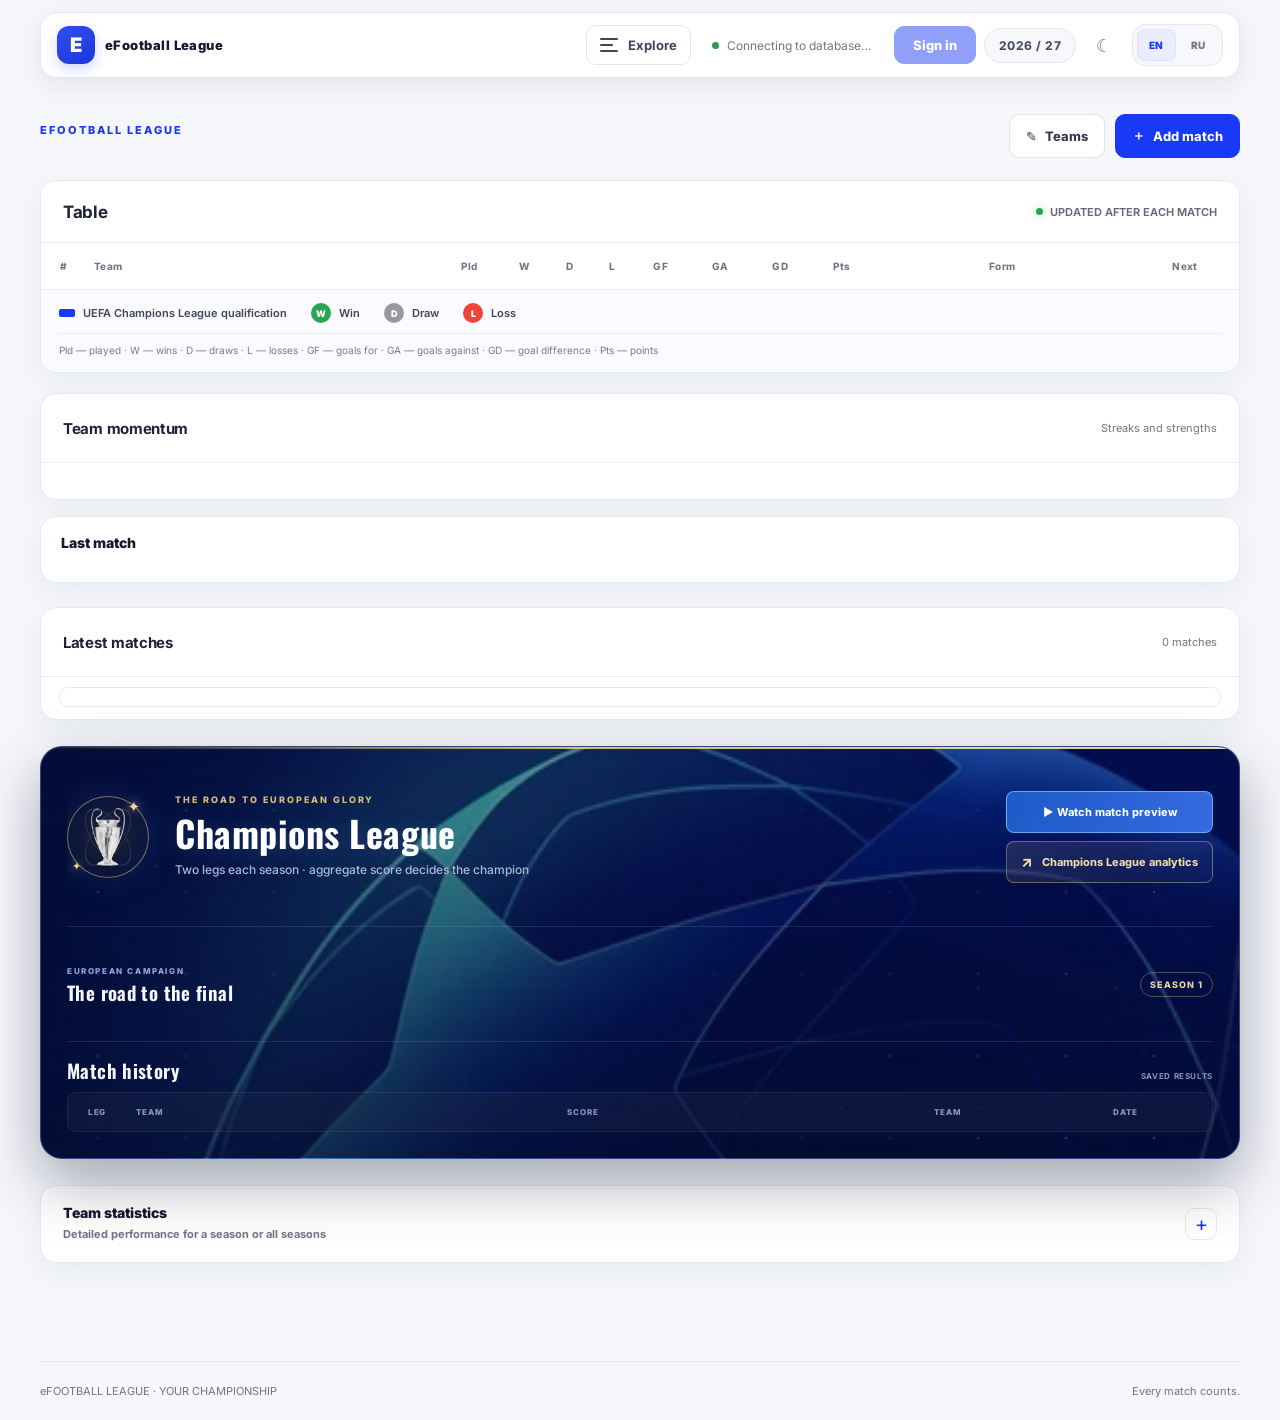
<file: index.html>
<!doctype html>
<html lang="en">

<head>
    <meta charset="utf-8">
    <meta name="viewport" content="width=device-width, initial-scale=1">
    <meta name="theme-color" content="#f5f7fb">
    <title>eFootball League</title>
    <script src="js/theme.js"></script>
    <link rel="preconnect" href="https://fonts.googleapis.com">
    <link rel="stylesheet" href="https://fonts.googleapis.com/css2?family=Inter:wght@400;500;600;700;800&family=Oswald:wght@500;600;700&display=swap">
    <link rel="stylesheet" href="css/style.css">
</head>

<body>
    <div class="page-shell">
        <header class="topbar">
            <a class="brand" href="index.html" aria-label="eFootball League home"><span class="brand-mark" aria-hidden="true">E</span><span>eFootball League</span></a>
            <div class="topbar-right">
                <details class="site-menu" id="siteMenu">
                    <summary aria-controls="siteMenuLinks" data-i18n-aria-label="siteMenu" aria-label="Explore">
                        <span class="site-menu-icon" aria-hidden="true"><i></i><i></i><i></i></span>
                        <span class="site-menu-label" data-i18n="siteMenu">Explore</span>
                    </summary>
                    <nav class="site-menu-panel" id="siteMenuLinks" aria-label="Explore" data-i18n-aria-label="siteMenu">
                        <a href="cards.html" data-i18n="dbLink">Card database</a>
                        <a href="global/global.html" data-i18n="globalLink">Team analytics</a>
                        <a href="global/global.html?competition=champions" data-i18n="championsLeagueStatsLink">Champions League analytics</a>
                        <a href="global/global.html?competition=worldcup" data-i18n="worldCupStatsLink">FIFA World Cup Analytics</a>
                        <a href="#club-profiles" data-i18n="clubProfiles">Club profiles</a>
                        <a href="global/global.html#achievements" data-i18n="achievementsLink">Achievements</a>
                        <button type="button" id="myProfileButton" data-i18n="myProfile">My profile</button>
                        <button type="button" id="friendsButton" data-i18n="friendsLink">Friends</button>
                    </nav>
                </details>
                <span id="authStatus" role="status" data-i18n="authStatus">Connecting to database…</span>
                <button class="button button-quiet" id="authButton" type="button" disabled data-i18n="authButton">Sign in</button>
                <span class="season-tag">2026 / 27</span>
                <button class="theme-toggle" type="button" data-theme-toggle aria-pressed="false" aria-label="Switch to dark theme" title="Switch to dark theme"><span data-theme-icon aria-hidden="true">☾</span></button>
                <div class="language-toggle" aria-label="Language">
                    <button class="lang-btn lang-active" data-lang="en" type="button">EN</button>
                    <button class="lang-btn" data-lang="ru" type="button">RU</button>
                </div>
            </div>
        </header>

        <section class="welcome-banner" id="welcomeBanner" aria-live="polite" hidden>
            <span class="welcome-team-badge" id="welcomeTeamBadge" aria-hidden="true"></span>
            <div class="welcome-copy">
                <p id="welcomeGreeting"></p>
                <span id="welcomeTeamName"></span>
            </div>
        </section>

        <main>
            <section id="worldCup" class="world-cup" aria-labelledby="worldCupTitle" hidden>
                <div class="world-cup-hero">
                    <div class="world-cup-copy">
                        <p class="world-cup-kicker">✦ &nbsp; THE ROAD TO GLORY &nbsp; ✦</p>
                        <h2 id="worldCupTitle">FIFA <span>World Cup</span></h2>
                        <p id="worldCupSubtitle"></p>
                        <span class="world-cup-badge" id="worldCupSeason"></span>
                        <a class="world-cup-link" href="global/global.html?competition=worldcup" id="worldCupAnalytics">World Cup Analytics ↗</a>
                    </div>
                    <div class="world-cup-stage" aria-hidden="true">
                        <span class="world-cup-orbit"></span>
                        <img src="trophy/fifa-world-cup.png" alt="">
                        <span class="world-cup-spark spark-one">✦</span><span class="world-cup-spark spark-two">✧</span><span class="world-cup-spark spark-three">✦</span>
                    </div>
                </div>
                <div id="worldCupContent" aria-live="polite"></div>
            </section>
            <section class="intro">
                <div>
                    <p class="eyebrow" data-i18n="eyebrow">eFootball League</p>
                </div>
                <div class="actions">
                    <button class="button analyst-tab" id="analystNotificationsButton" type="button" aria-controls="analystBriefing" aria-expanded="false" data-i18n-aria-label="analystTab" aria-label="Staff" hidden>
                        <svg class="analyst-launcher-icon" viewBox="0 0 24 24" fill="none" aria-hidden="true"><path d="M20 11.5a7.5 7.5 0 0 1-7.5 7.5 8 8 0 0 1-3.4-.76L4 20l1.48-4.1A7.47 7.47 0 0 1 5 12a7.5 7.5 0 1 1 15 .5Z" stroke="currentColor" stroke-width="1.8" stroke-linecap="round" stroke-linejoin="round"/><path d="M8.5 12h.01M12 12h.01M15.5 12h.01" stroke="currentColor" stroke-width="2.4" stroke-linecap="round"/></svg><span data-i18n="analystTab">Staff</span><b id="analystNotificationCount" hidden></b>
                    </button>
                    <button class="button" id="editTeamsButton" type="button" data-i18n="editTeams"><span aria-hidden="true">✎</span>
                        Teams</button>
                    <button class="button button-primary" id="addMatchButton" type="button" data-i18n="addMatch"><span
                            aria-hidden="true">＋</span> Add match</button>
                </div>
            </section>
            <section class="ucl-promo" id="uclPromo" aria-labelledby="uclPromoTitle" hidden>
                <div class="ucl-promo-glow" aria-hidden="true"></div>
                <svg class="ucl-promo-lightning" viewBox="0 0 1000 400" preserveAspectRatio="none" aria-hidden="true" focusable="false">
                    <path d="M92 0 L155 96 L126 114 L205 218 L175 225 L245 335"></path>
                    <path d="M906 0 L850 83 L878 104 L806 190 L835 205 L770 304"></path>
                </svg>
                <button class="ucl-promo-close" id="uclPromoClose" type="button" data-i18n-aria-label="championsPromoClose" aria-label="Close match preview">×</button>
                <div class="ucl-promo-content">
                    <p class="ucl-promo-kicker" data-i18n="championsPromoKicker">THE STAGE IS SET</p>
                    <h2 id="uclPromoTitle" data-i18n="championsPromoTitle">A night for champions</h2>
                    <p class="ucl-promo-leg" id="uclPromoLeg"></p>
                    <div class="ucl-promo-countdown" id="uclPromoCountdown" role="status" aria-live="polite"></div>
                    <div class="ucl-promo-teams" id="uclPromoTeams"></div>
                    <p class="ucl-promo-caption" id="uclPromoCaption" data-i18n="championsPromoCaption">Two clubs. One stage. Everything to play for.</p>
                    <a class="ucl-promo-action" href="#championsLeague" data-i18n="championsPromoExplore">Explore the fixture</a>
                </div>
            </section>
            <aside class="ucl-matchnight-banner" id="uclMatchdayNotice" hidden role="status">
                <span class="ucl-matchnight-banner-star" aria-hidden="true">✦</span>
                <div>
                    <strong data-i18n="championsMatchdayActive">Champions League matchday is active</strong>
                    <p data-i18n="championsLeaguePauses">League match entry pauses until the European fixture is saved.</p>
                </div>
                <a href="#championsLeague" data-i18n="championsPlayNow">Play this match</a>
            </aside>

            <section class="panel analyst-briefing" id="analystBriefing" aria-labelledby="analystBriefingTitle" hidden>
                <header class="analyst-briefing-head">
                    <div>
                        <p class="analyst-kicker" data-i18n="analystKicker">PRIVATE TEAM BRIEFING</p>
                        <h2 id="analystBriefingTitle" data-i18n="analystTitle">The analyst room</h2>
                        <p data-i18n="analystSubtitle">One focused recommendation, based on your recent matches.</p>
                    </div>
                    <div class="analyst-staff-avatar-wrap">
                        <img id="analystBriefingAvatar" class="analyst-staff-avatar" alt="">
                        <div class="analyst-staff-meta">
                            <span id="analystBriefingAuthor"></span>
                            <small id="analystPresence" class="analyst-presence" role="status"></small>
                        </div>
                    </div>
                    <button class="analyst-panel-close" id="analystPanelClose" type="button" data-i18n-aria-label="closeAnalystPanel" aria-label="Close briefing">×</button>
                </header>
                <div class="analyst-tension" aria-label="Dressing-room tension">
                    <div class="analyst-tension-label">
                        <span data-i18n="analystTension">Dressing-room tension</span>
                        <strong id="analystTensionState"></strong>
                    </div>
                    <div class="analyst-tension-track" id="analystTensionTrack" role="meter" aria-valuemin="0" aria-valuemax="100" aria-valuenow="50">
                        <span id="analystTensionFill"></span>
                    </div>
                </div>
                <section class="analyst-conversation" aria-labelledby="analystConversationTitle">
                    <h3 id="analystConversationTitle" data-i18n="analystAskTitle">What should we look at?</h3>
                    <div class="analyst-conversation-history" id="analystConversationHistory" aria-live="polite"></div>
                    <div class="analyst-typing" id="analystTyping" role="status" hidden>
                        <img class="analyst-chat-avatar" id="analystTypingAvatar" alt="">
                        <span data-i18n="analystTyping">The analyst is typing</span>
                        <span class="analyst-typing-dots" aria-hidden="true"><i></i><i></i><i></i></span>
                    </div>
                    <div class="analyst-question-choices" id="analystQuestionChoices" data-i18n-aria-label="analystAskTitle" aria-label="Ask the analyst">
                        <button class="analyst-question" type="button" data-analyst-question="improve" data-i18n="analystQuestionImprove">What should I improve?</button>
                        <button class="analyst-question" type="button" data-analyst-question="analyze" data-i18n="analystQuestionAnalyze">Analyze recent matches</button>
                        <button class="analyst-question" type="button" data-analyst-question="motivate" data-i18n="analystQuestionMotivate">I need motivation</button>
                    </div>
                </section>
                <div class="analyst-notice-list" id="analystNoticeList" aria-live="polite"></div>
            </section>

            <section class="panel proposals-panel" id="proposalsPanel" aria-live="polite" hidden>
                <h2 data-i18n="proposalsTitle">Match results awaiting confirmation</h2>
                <div class="proposals-list" id="proposalsList"></div>
            </section>

            <section class="hero-card" aria-label="League information">
                <div class="hero-content">
                    <h2 class="hero-title">eFootball League</h2>
                </div>
            </section>

            <section class="panel standings-panel" aria-labelledby="tableTitle">
                <div class="panel-heading">
                    <h2 id="tableTitle" data-i18n="tableTitle">Table</h2>
                    <span class="live-label" data-i18n="updatedAfterMatch"><span class="live-dot"></span> UPDATED AFTER EACH MATCH</span>
                </div>
                <div class="table-wrap">
                    <table class="standings-table">
                        <thead>
                            <tr>
                                <th scope="col" data-i18n="colPos">#</th>
                                <th scope="col" data-i18n="colTeam">Team</th>
                                <th scope="col" title="Played" data-i18n="colPlayed">Pld</th>
                                <th scope="col" title="Wins" data-i18n="colW">W</th>
                                <th scope="col" title="Draws" data-i18n="colD">D</th>
                                <th scope="col" title="Losses" data-i18n="colL">L</th>
                                <th scope="col" title="Goals for" data-i18n="colGF">GF</th>
                                <th scope="col" title="Goals against" data-i18n="colGA">GA</th>
                                <th scope="col" title="Goal difference" data-i18n="colGD">GD</th>
                                <th scope="col" title="Points" data-i18n="colPts">Pts</th>
                                <th scope="col" title="Results from the last five matches" data-i18n="colForm">Form</th>
                                <th scope="col" title="Next opponent" data-i18n="colNext">Next</th>
                            </tr>
                        </thead>
                        <tbody id="standingsBody"></tbody>
                    </table>
                </div>
                <div class="table-footer">
                    <div class="table-legend" aria-label="League table legend">
                        <span class="table-legend-item"><i class="table-zone-swatch"></i><span data-i18n="tableQualification">UEFA Champions League qualification</span></span>
                        <span class="table-legend-item"><i class="form-marker form-win">W</i><span data-i18n="formLegendWin">Win</span></span>
                        <span class="table-legend-item"><i class="form-marker form-draw">D</i><span data-i18n="formLegendDraw">Draw</span></span>
                        <span class="table-legend-item"><i class="form-marker form-loss">L</i><span data-i18n="formLegendLoss">Loss</span></span>
                    </div>
                    <div class="table-footer-note" data-i18n="tableFooter">Pld — played · W — wins · D — draws · L — losses · GF — goals for · GA — goals against · GD — goal difference · Pts — points</div>
                </div>
            </section>

            <section class="panel team-momentum-panel" aria-labelledby="teamMomentumTitle">
                <div class="panel-heading">
                    <h2 id="teamMomentumTitle" data-i18n="teamMomentumTitle">Team momentum</h2>
                    <span class="live-label" data-i18n="teamMomentumSubtitle">Streaks and strengths</span>
                </div>
                <div class="team-momentum-grid" id="teamMomentumList" aria-live="polite"></div>
            </section>

            <details class="last-match-panel panel" id="lastMatchPanel" aria-labelledby="lastMatchTitle">
                <summary class="last-match-summary">
                    <div class="last-match-heading">
                        <h2 id="lastMatchTitle" data-i18n="lastMatchTitle">Last match</h2>
                        <span class="last-match-date" id="lastMatchDate"></span>
                    </div>
                    <div class="last-match-result" id="lastMatchResult"></div>
                </summary>
                <div id="lastMatchStats"></div>
            </details>

            <section class="championship-race panel" aria-label="Championship race">
                <div class="panel-heading">
                    <h2 data-i18n="championshipTitle">Championship Race</h2>
                    <div class="race-heading-meta">
                        <span class="race-live-indicator"><span class="race-live-dot"></span><span data-i18n="liveSimulation">LIVE SIMULATION</span></span>
                        <span class="race-status" id="raceStatus">—</span>
                    </div>
                </div>
                <div class="race-grid" id="raceGrid">
                    <div class="race-team race-team-one">
                        <div class="race-team-badge" id="raceTeamOneBadge"></div>
                        <div class="race-team-info">
                            <div class="race-team-name" id="raceTeamOneName">Team One</div>
                            <div class="race-team-points" id="raceTeamOnePts">0 pts</div>
                        </div>
                        <div class="race-team-odds">
                            <div class="race-odds-label" data-i18n="chance">Chance</div>
                            <div class="race-odds-value" id="raceTeamOneOdds">—</div>
                        </div>
                    </div>
                    <div class="race-team race-team-two">
                        <div class="race-team-badge" id="raceTeamTwoBadge"></div>
                        <div class="race-team-info">
                            <div class="race-team-name" id="raceTeamTwoName">Team Two</div>
                            <div class="race-team-points" id="raceTeamTwoPts">0 pts</div>
                        </div>
                        <div class="race-team-odds">
                            <div class="race-odds-label" data-i18n="chance">Chance</div>
                            <div class="race-odds-value" id="raceTeamTwoOdds">—</div>
                        </div>
                    </div>
                </div>
                <div class="race-footer" id="raceFooter"></div>
                <p class="race-disclaimer" data-i18n="raceDisclaimer">Live estimate from season results with simulated momentum. Not live-match odds.</p>
                <canvas id="raceChart" height="120"></canvas>
            </section>

            <section class="upcoming-match panel" aria-labelledby="upcomingMatchTitle">
                <div class="upcoming-match-heading">
                    <div>
                        <h2 id="upcomingMatchTitle" data-i18n="upcomingMatchTitle">Upcoming match</h2>
                        <p data-i18n="upcomingMatchSubtitle">Match odds are separate from championship chances</p>
                    </div>
                    <span class="race-live-indicator"><span class="race-live-dot"></span><span data-i18n="liveSimulation">LIVE SIMULATION</span></span>
                </div>
                <div class="upcoming-fixture">
                    <div class="upcoming-team">
                        <span class="upcoming-team-badge" id="upcomingHomeBadge"></span>
                        <span class="upcoming-team-name" id="upcomingHomeName">FC Promashkov</span>
                    </div>
                    <span class="upcoming-vs" data-i18n="versus">VS</span>
                    <div class="upcoming-team upcoming-team-away">
                        <span class="upcoming-team-name" id="upcomingAwayName">FC Lionslav</span>
                        <span class="upcoming-team-badge" id="upcomingAwayBadge"></span>
                    </div>
                </div>
                <button class="button lineup-open-button" id="upcomingLineupsButton" type="button" data-i18n="lineupsButton">Lineups</button>
                <div class="upcoming-odds-grid" aria-live="polite">
                    <div class="upcoming-odds-item">
                        <span id="upcomingHomeLabel">FC Promashkov</span>
                        <strong id="upcomingHomeOdds">33.3%</strong>
                    </div>
                    <div class="upcoming-odds-item draw">
                        <span data-i18n="predictionDraw">Draw</span>
                        <strong id="upcomingDrawOdds">33.4%</strong>
                    </div>
                    <div class="upcoming-odds-item away">
                        <span id="upcomingAwayLabel">FC Lionslav</span>
                        <strong id="upcomingAwayOdds">33.3%</strong>
                    </div>
                </div>
                <canvas id="matchOddsChart" height="112" aria-label="Upcoming match outcome probability chart"></canvas>
                <p class="upcoming-match-note" id="upcomingMatchNote">No previous matches — equal starting estimate</p>
                <p class="upcoming-match-disclaimer" data-i18n="upcomingMatchDisclaimer">Historical match statistics with simulated movement. Not live-match data.</p>
            </section>

            <section class="five-match-forecast panel" aria-labelledby="forecastFiveTitle">
                <div class="forecast-five-heading">
                    <div>
                        <h2 id="forecastFiveTitle" data-i18n="forecastFiveTitle">Next 5 match forecast</h2>
                        <p data-i18n="forecastFiveSubtitle">Deterministic estimates from recent results and recorded match stats</p>
                    </div>
                    <span class="forecast-model-badge" data-i18n="forecastDataModel">DATA MODEL</span>
                </div>
                <div class="forecast-five-list" id="forecastFiveList" aria-live="polite"></div>
                <p class="forecast-five-note" id="forecastFiveNote"></p>
            </section>

            <section class="season-panel panel" aria-label="Season info">
                <div class="panel-heading">
                    <div class="season-header">
                        <span id="seasonBadge" class="season-badge">Season 1</span>
                        <span id="matchCounter" class="season-counter">0/36</span>
                    </div>
                    <button class="button button-primary" id="newSeasonBtn" style="display:none" data-i18n="newSeason">New Season</button>
                </div>
                <div class="season-grid">
                    <div class="season-card championships">
                        <h3 data-i18n="championships">Championships</h3>
                        <div id="champList"></div>
                    </div>
                    <div class="season-card head2head">
                        <h3 data-i18n="headToHead">Head to Head</h3>
                        <div class="h2h-row">
                            <strong id="h2hTeam0Name" class="h2h-team-name">Team 1</strong>
                            <span class="h2h-result"><span id="h2hTeam0Wins" class="h2h-stat">0</span><span class="h2h-label" data-i18n="winsLabel">W</span></span>
                            <span class="h2h-result"><span id="h2hTeam0Draws" class="h2h-stat">0</span><span class="h2h-label" data-i18n="drawsLabel">D</span></span>
                            <span class="h2h-result"><span id="h2hTeam0Losses" class="h2h-stat">0</span><span class="h2h-label" data-i18n="lossesLabel">L</span></span>
                        </div>
                        <div class="h2h-row">
                            <strong id="h2hTeam1Name" class="h2h-team-name">Team 2</strong>
                            <span class="h2h-result"><span id="h2hTeam1Wins" class="h2h-stat">0</span><span class="h2h-label" data-i18n="winsLabel">W</span></span>
                            <span class="h2h-result"><span id="h2hTeam1Draws" class="h2h-stat">0</span><span class="h2h-label" data-i18n="drawsLabel">D</span></span>
                            <span class="h2h-result"><span id="h2hTeam1Losses" class="h2h-stat">0</span><span class="h2h-label" data-i18n="lossesLabel">L</span></span>
                        </div>
                        <div class="h2h-footer">
                            <span id="h2hGoalsSummary">Goals: 0 — 0</span>
                            <span id="h2hMatchesSummary">Total: 0 matches</span>
                        </div>
                    </div>
                </div>
            </section>

            <section class="panel match-history-panel" aria-labelledby="matchesTitle">
                <div class="panel-heading">
                    <h2 id="matchesTitle" data-i18n="latestMatches">Latest matches</h2>
                    <span class="live-label" id="matchesCount">0 matches</span>
                </div>
                <div class="match-list" id="matchList"></div>
                <button class="match-history-toggle" id="matchHistoryToggle" type="button" aria-controls="matchList" aria-expanded="false" hidden></button>
            </section>
            <div class="tip"><span class="tip-icon" aria-hidden="true">✦</span><span data-i18n="tipText">A win earns <strong>3 points</strong>; a draw earns <strong>1</strong>. Sign in to save results to your shared league and keep them in sync.</span></div>

            <section class="panel champions-league-panel" id="championsLeague" aria-labelledby="championsLeagueTitle">
                <div class="ucl-masthead">
                    <div class="ucl-emblem" aria-hidden="true">
                        <span class="ucl-star-orbit ucl-star-orbit-one">✦</span>
                        <span class="ucl-star-orbit ucl-star-orbit-two">✦</span>
                        <img src="trophy/leauge-champions.png" alt="">
                    </div>
                    <div class="ucl-heading-copy">
                        <p class="ucl-kicker" data-i18n="championsLeagueEyebrow">THE ROAD TO EUROPEAN GLORY</p>
                        <h2 id="championsLeagueTitle" data-i18n="championsLeagueTitle">Champions League</h2>
                        <p class="champions-league-subtitle" data-i18n="championsLeagueSubtitle">Two legs each season · aggregate score decides the champion</p>
                    </div>
                    <div class="ucl-masthead-actions">
                        <button class="ucl-promo-launch" id="uclPromoLaunch" type="button" data-i18n="championsPromoWatch">▶ Watch match preview</button>
                        <a class="ucl-analytics-link" href="global/global.html?competition=champions">
                            <span aria-hidden="true">↗</span>
                            <span data-i18n="championsLeagueStatsLink">Champions League analytics</span>
                        </a>
                    </div>
                </div>
                <div class="champions-league-status" id="championsLeagueStatus" role="status"></div>
                <section class="ucl-fixtures" aria-labelledby="championsRoadTitle">
                    <div class="ucl-section-heading">
                        <div>
                            <p class="ucl-section-kicker" data-i18n="championsSeason">EUROPEAN CAMPAIGN</p>
                            <h3 id="championsRoadTitle" data-i18n="championsRoadTitle">The road to the final</h3>
                        </div>
                        <span class="ucl-season-badge" id="championsSeasonBadge">SEASON 1</span>
                    </div>
                    <div class="ucl-fixture-grid" id="championsLeagueProgress" aria-live="polite"></div>
                </section>
                <div class="ucl-history-heading">
                    <h3 data-i18n="championsHistory">Match history</h3>
                    <span data-i18n="championsConfirmedOnly">Saved results</span>
                </div>
                <div class="table-wrap champions-league-table-wrap">
                    <table class="champions-league-table">
                        <thead>
                            <tr>
                                <th scope="col" data-i18n="championsLeg">Leg</th>
                                <th scope="col" data-i18n="colTeam">Team</th>
                                <th scope="col" data-i18n="championsScore">Score</th>
                                <th scope="col" data-i18n="colTeam">Team</th>
                                <th scope="col" data-i18n="championsDate">Date</th>
                            </tr>
                        </thead>
                        <tbody id="championsLeagueRows"></tbody>
                    </table>
                </div>
                <div class="champions-league-entry" id="championsLeagueEntry"></div>
                <div class="champions-proposals" id="championsLeagueProposals"></div>
            </section>

            <section class="club-profiles" id="clubProfilesSection" aria-labelledby="clubProfilesTitle" hidden>
                <a class="club-shelf-back" href="#home" data-i18n="clubBack">← Back to league</a>
                <div class="club-shelf-heading">
                    <p data-i18n="championsClubhouse">CLUB HONOURS</p>
                    <h1 id="clubProfilesTitle" data-i18n="clubProfiles">Club profiles</h1>
                    <span data-i18n="clubShelfIntro">Choose a club to explore its trophy shelf and history.</span>
                </div>
                <p class="club-shelf-error" id="clubShelfError" role="status" hidden></p>
                <div class="club-profile-list" id="clubProfileList"></div>
            </section>

            <details class="team-stats-panel panel">
                <summary class="team-stats-summary">
                    <span class="team-stats-summary-title">
                        <span id="teamStatsTitle" data-i18n="teamStatsTitle">Team statistics</span>
                        <span data-i18n="teamStatsDescription">Detailed performance for a season or all seasons</span>
                    </span>
                </summary>
                <div class="team-stats-content">
                    <div class="team-stats-mode" role="group" data-i18n-aria-label="teamStatsView">
                        <button class="team-stats-mode-button active" type="button" data-stats-mode="single" aria-pressed="true" data-i18n="teamStatsSingleMode">One team</button>
                        <button class="team-stats-mode-button" type="button" data-stats-mode="compare" aria-pressed="false" data-i18n="teamStatsCompareMode">Compare teams</button>
                    </div>
                    <div class="team-stats-filters">
                        <label class="team-stats-filter" id="teamStatsTeamFilter">
                            <span data-i18n="teamStatsTeam">Team</span>
                            <select id="teamStatsTeamSelect"></select>
                        </label>
                        <label class="team-stats-filter" id="teamStatsTeamFilter2" hidden>
                            <span data-i18n="teamStatsVersus">Compare with</span>
                            <select id="teamStatsTeamSelect2"></select>
                        </label>
                        <label class="team-stats-filter">
                            <span data-i18n="teamStatsPeriod">Period</span>
                            <select id="teamStatsSeasonSelect"></select>
                        </label>
                    </div>
                    <button class="button lineup-open-button" id="teamStatsLineupButton" type="button" data-i18n="teamLineup">Team lineup</button>
                    <p class="team-stats-compare-label" data-i18n="teamStatsCompare">Team comparison</p>
                    <div class="team-stats-clubs" id="teamStatsClubs"></div>
                    <div class="team-stats-grid" id="teamStatsGrid" aria-live="polite"></div>
                    <p class="team-stats-empty" id="teamStatsEmpty" data-i18n="noTeamStats" hidden>No matches for this selection yet.</p>
                    <p class="team-stats-footnote" data-i18n="teamStatsFootnote">Averages use only matches where each statistic was recorded. Shot conversion = goals in matches with shot data divided by recorded shots.</p>
                </div>
            </details>

            <section class="news-section panel" aria-labelledby="newsTitle">
                <div class="panel-heading">
                    <div>
                        <h2 id="newsTitle" data-i18n="leagueNews">League news</h2>
                        <p class="news-subtitle" data-i18n="newsSubtitle">Stories, photos and updates from the league</p>
                    </div>
                    <button class="button button-primary" id="addNewsButton" type="button" disabled data-i18n="addNews">
                        <span aria-hidden="true">＋</span> Add news
                    </button>
                </div>
                <div class="news-grid" id="newsList" aria-live="polite">
                    <p class="news-empty" data-i18n="loadingNews">Loading news…</p>
                </div>
            </section>
            <section class="community-section" id="communitySection" aria-labelledby="communityTitle" hidden>
                <aside class="community-sidebar" aria-label="Community navigation">
                    <a class="community-brand" href="index.html#community/profile"><span class="brand-mark">E</span><span>eFootball<br>Community</span></a>
                    <div class="community-side-user" id="communitySideUser"></div>
                    <nav class="community-side-nav">
                        <button type="button" data-community-page="profile"><span aria-hidden="true">⌂</span><span data-i18n="myProfile">My profile</span></button>
                        <button type="button" data-community-page="friends"><span aria-hidden="true">♧</span><span data-i18n="friendsLink">Friends</span></button>
                        <button type="button" data-community-page="messages"><span aria-hidden="true">✉</span><span data-i18n="messagesLink">Messages</span><b id="messageUnread" hidden></b></button>
                        <button type="button" data-community-page="achievements"><span aria-hidden="true">◇</span><span data-i18n="achievementsLink">Achievements</span></button>
                        <button type="button" data-community-page="edit"><span aria-hidden="true">⚙</span><span data-i18n="editProfile">Edit profile</span></button>
                    </nav>
                    <a class="community-back" href="index.html" data-i18n="backToLeague">← Back to league</a>
                </aside>
                <div class="community-main">
                    <header class="community-topbar">
                        <div>
                            <p class="eyebrow" data-i18n="communityEyebrow">LEAGUE COMMUNITY</p>
                            <h1 id="communityTitle" data-i18n="myProfile">My profile</h1>
                        </div>
                        <div class="community-top-actions">
                            <button type="button" class="community-icon-button" data-community-page="messages" aria-label="Messages">✉<b id="messageUnreadTop" hidden></b></button>
                        </div>
                    </header>
                    <div class="community-screen" id="communityProfileView"><div class="friend-profile" id="friendProfile"></div></div>
                    <div class="community-screen" id="communityEditView" hidden><div id="communityEditContent"></div></div>
                    <div class="community-screen" id="communityFriendsView" hidden>
                        <div class="community-page-heading"><h2 data-i18n="friendsLink">Friends</h2><p data-i18n="friendsPageDesc">Your football circle</p></div>
                        <div class="friends-tabs" role="tablist">
                            <button type="button" class="friends-tab" data-tab="friends" data-i18n="friendsTabFriends">Friends</button>
                            <button type="button" class="friends-tab" data-tab="requests" data-i18n="friendsTabRequests">Requests</button>
                            <button type="button" class="friends-tab" data-tab="search" data-i18n="friendsTabSearch">Find players</button>
                        </div>
                        <form class="friends-search" id="friendSearchForm" hidden>
                            <input id="friendSearchInput" type="search" minlength="2" maxlength="24" autocomplete="off"
                                data-i18n-placeholder="friendSearchPlaceholder" placeholder="Nickname">
                            <button class="button button-primary" type="submit" data-i18n="friendSearchButton">Search</button>
                        </form>
                        <div class="friends-list" id="friendsList"></div>
                    </div>
                    <div class="community-screen" id="communityAchievementsView" hidden></div>
                    <div class="community-screen" id="communityMessagesView" hidden>
                        <div class="community-page-heading"><h2 data-i18n="messagesLink">Messages</h2><p data-i18n="messagesDesc">Private conversations with friends</p></div>
                        <div class="messages-layout">
                            <div class="messages-people" id="messagesPeople"></div>
                            <div class="messages-chat" id="messagesChat"><p class="friends-empty" data-i18n="chooseConversation">Choose a friend to start chatting.</p></div>
                        </div>
                    </div>
                </div>
            </section>
        </main>
        <footer><span data-i18n="footer1">eFOOTBALL LEAGUE · YOUR CHAMPIONSHIP</span><span data-i18n="footer2">Every match counts.</span></footer>
    </div>

    <dialog id="matchDialog" aria-labelledby="matchDialogTitle">
        <form class="dialog-inner" id="matchForm">
            <div class="dialog-header">
                <div>
                    <h2 id="matchDialogTitle" data-i18n="matchDialogTitle">Add match result</h2>
                    <p data-i18n="matchDialogDesc">Enter the score for a match you played</p>
                </div>
                <button class="close-button" type="button" data-close="matchDialog" aria-label="Close">×</button>
            </div>
            <div class="match-tabs" role="tablist">
                <button class="match-tab active" id="matchTabResult" type="button" role="tab" aria-selected="true" data-i18n="matchTabResult">Result</button>
                <button class="match-tab" id="matchTabLineups" type="button" role="tab" aria-selected="false"><span data-i18n="matchTabLineups">Confirm lineups</span> <span class="match-tab-status" id="matchTabStatus" aria-hidden="true"></span></button>
            </div>
            <div id="matchPanelResult">
            <div class="match-team-pickers">
                <div class="match-team-picker">
                    <span class="match-team-picker-badge" id="homeTeamBadge" aria-hidden="true"></span>
                    <div class="field">
                        <label for="homeTeam" data-i18n="homeTeam">Home team</label>
                        <select id="homeTeam" required></select>
                    </div>
                </div>
                <button class="match-swap-button" id="swapMatchTeams" type="button" data-i18n-title="swapTeams" data-i18n-aria-label="swapTeams">
                    <span aria-hidden="true">⇄</span>
                </button>
                <div class="match-team-picker">
                    <span class="match-team-picker-badge" id="awayTeamBadge" aria-hidden="true"></span>
                    <div class="field">
                        <label for="awayTeam" data-i18n="awayTeam">Away team</label>
                        <select id="awayTeam" required></select>
                    </div>
                </div>
            </div>
            <div class="score-fields">
                <div class="field"><label for="homeGoals" data-i18n="goals">Goals</label><input id="homeGoals" type="number" min="0"
                        max="99" inputmode="numeric" required></div>
                <div class="score-divider" aria-hidden="true">:</div>
                <div class="field"><label for="awayGoals" data-i18n="goals">Goals</label><input id="awayGoals" type="number" min="0"
                        max="99" inputmode="numeric" required></div>
            </div>
            <section class="stats-entry" aria-labelledby="statsEntryTitle">
                <h3 id="statsEntryTitle" data-i18n="matchStats">Match statistics <span>Optional</span></h3>
                <p data-i18n="statsOptional">Leave any statistic blank if you do not have it.</p>
                <div class="stats-entry-head" aria-hidden="true">
                    <span data-i18n="statistic">Statistic</span><span id="homeStatsTeam">Home</span><span id="awayStatsTeam">Away</span>
                </div>
                <div class="stats-entry-row">
                    <span data-i18n="shots">Shots</span>
                    <input id="homeShots" type="number" min="0" max="999" inputmode="numeric" aria-label="Home team shots">
                    <input id="awayShots" type="number" min="0" max="999" inputmode="numeric" aria-label="Away team shots">
                </div>
                <div class="stats-entry-row">
                    <span data-i18n="shotsOnTarget">Shots on target</span>
                    <input id="homeShotsOnTarget" type="number" min="0" max="999" inputmode="numeric" aria-label="Home team shots on target">
                    <input id="awayShotsOnTarget" type="number" min="0" max="999" inputmode="numeric" aria-label="Away team shots on target">
                </div>
                <div class="stats-entry-row">
                    <span data-i18n="possession">Possession (%)</span>
                    <input id="homePossession" type="number" min="0" max="100" inputmode="numeric" aria-label="Home team possession percentage">
                    <input id="awayPossession" type="number" min="0" max="100" inputmode="numeric" aria-label="Away team possession percentage">
                </div>
                <div class="stats-entry-row">
                    <span data-i18n="passes">Passes</span>
                    <input id="homePasses" type="number" min="0" max="9999" inputmode="numeric" aria-label="Home team passes">
                    <input id="awayPasses" type="number" min="0" max="9999" inputmode="numeric" aria-label="Away team passes">
                </div>
            </section>
            </div>
            <div id="matchPanelLineups" hidden>
                <h3 class="lineup-confirm-title" data-i18n="lineupConfirmTitle">Confirm lineups</h3>
                <p class="lineup-confirm-desc" data-i18n="lineupConfirmDesc">The current lineups will be saved with this match so you can look back at them later.</p>
                <div class="lineup-confirm-cards" id="lineupConfirmCards"></div>
                <label class="lineup-confirm-check"><input type="checkbox" id="lineupConfirmCheck"><span data-i18n="lineupConfirmCheck">I confirm both lineups for this match</span></label>
            </div>
            <p class="form-error" id="matchError" role="alert"></p>
            <div class="dialog-actions"><button class="button button-quiet" type="button"
                    data-close="matchDialog" data-i18n="cancel">Cancel</button><button class="button button-primary"
                    type="submit" data-i18n="saveResult">Save result</button></div>
        </form>
    </dialog>

    <dialog id="teamsDialog" aria-labelledby="teamsDialogTitle">
        <form class="dialog-inner" id="teamsForm">
            <div class="dialog-header">
                <div>
                    <h2 id="teamsDialogTitle" data-i18n="teamsDialogTitle">Your teams</h2>
                    <p data-i18n="teamsDialogDesc">Choose names for your league</p>
                </div>
                <button class="close-button" type="button" data-close="teamsDialog" aria-label="Close">×</button>
            </div>
            <div id="teamsList" class="teams-list"></div>
            <button class="button button-quiet" type="button" id="addTeamButton" data-i18n="addTeam">+ Add team</button>
            <p class="form-error" id="teamsError" role="alert"></p>
            <div class="dialog-actions"><button class="button button-quiet" type="button"
                    data-close="teamsDialog" data-i18n="cancel">Cancel</button><button class="button button-primary"
                    type="submit" data-i18n="saveTeams">Save teams</button></div>
        </form>
    </dialog>
    <dialog id="lineupDialog" class="lineup-dialog" data-mode="view" aria-labelledby="lineupDialogTitle">
        <div class="dialog-inner">
            <div class="dialog-header">
                <div>
                    <h2 id="lineupDialogTitle">Team lineup</h2>
                    <p id="lineupDialogDesc"></p>
                </div>
                <button class="close-button" type="button" data-close="lineupDialog" aria-label="Close">×</button>
            </div>
            <div class="lineup-tabs" id="lineupTabs" role="tablist"></div>
            <div class="lineup-ticker lineup-view-only" aria-live="off">
                <span class="lineup-ticker-live"></span>
                <div class="lineup-ticker-window"><div class="lineup-ticker-track" id="lineupTicker"></div></div>
            </div>
            <div class="lineup-toolbar lineup-edit-only">
                <label class="lineup-formation">
                    <span data-i18n="lineupFormation">Formation</span>
                    <select id="lineupFormation"></select>
                </label>
                <button class="button button-quiet" id="lineupAddPlayer" type="button" data-i18n="lineupAddPlayer">Add player</button>
                <button class="button button-quiet" id="lineupReset" type="button" data-i18n="lineupReset">Reset</button>
            </div>
            <div class="lineup-layout">
                <div>
                    <div class="lineup-pitch" id="lineupPitch"></div>
                    <p class="lineup-hint lineup-edit-only" data-i18n="lineupPitchHint">Drag players on the pitch to place them freely</p>
                    <p class="lineup-formation-badge lineup-view-only" id="lineupFormationBadge"></p>
                </div>
                <div class="lineup-roster" id="lineupRoster"></div>
            </div>
            <p class="form-error" id="lineupError" role="alert"></p>
            <div class="dialog-actions">
                <button class="button button-quiet lineup-view-only" type="button" data-close="lineupDialog" data-i18n="lineupClose">Close</button>
                <button class="button button-primary lineup-view-only" id="lineupEdit" type="button" data-i18n="lineupEditMode">⚙ Edit lineup</button>
                <button class="button button-quiet lineup-edit-only" id="lineupBack" type="button" data-i18n="lineupBack">Back to lineup</button>
                <button class="button button-primary lineup-edit-only" id="lineupSave" type="button" data-i18n="lineupSave">Save lineup</button>
            </div>
        </div>
    </dialog>
    <dialog id="matchLineupDialog" class="lineup-dialog match-lineup-dialog" aria-labelledby="matchLineupTitle">
        <div class="dialog-inner">
            <div class="dialog-header">
                <div>
                    <h2 id="matchLineupTitle" data-i18n="matchLineupTitle">Match lineups</h2>
                    <p id="matchLineupDate"></p>
                </div>
                <button class="close-button" type="button" data-close="matchLineupDialog" aria-label="Close">×</button>
            </div>
            <div class="match-lineup-scoreboard" id="matchLineupScoreboard"></div>
            <div class="match-lineup-body" id="matchLineupBody"></div>
            <div class="dialog-actions">
                <button class="button button-quiet" type="button" data-close="matchLineupDialog" data-i18n="lineupClose">Close</button>
            </div>
        </div>
    </dialog>
    <dialog id="newsDialog" aria-labelledby="newsDialogTitle">
        <form class="dialog-inner" id="newsForm">
            <div class="dialog-header">
                <div>
                    <h2 id="newsDialogTitle" data-i18n="newsDialogTitle">Publish league news</h2>
                    <p data-i18n="newsDialogDesc">Add a photo and a story for everyone to see</p>
                </div>
                <button class="close-button" type="button" data-close="newsDialog" aria-label="Close">×</button>
            </div>
            <div class="field">
                <label for="newsTitleInput" data-i18n="headline">Headline</label>
                <input id="newsTitleInput" type="text" maxlength="120" required>
            </div>
            <div class="field">
                <label for="newsDescriptionInput" data-i18n="description">Description</label>
                <textarea id="newsDescriptionInput" maxlength="3000" rows="5" required></textarea>
            </div>
            <div class="field">
                <label for="newsImageInput" data-i18n="photoLabel">Photo (JPEG, PNG or WebP, up to 5 MB)</label>
                <input id="newsImageInput" type="file" accept="image/jpeg,image/png,image/webp" required>
            </div>
            <img class="news-image-preview" id="newsImagePreview" alt="Selected news photo preview" hidden>
            <p class="form-error" id="newsError" role="alert"></p>
            <div class="dialog-actions">
                <button class="button button-quiet" type="button" data-close="newsDialog" data-i18n="cancel">Cancel</button>
                <button class="button button-primary" id="publishNewsButton" type="submit" data-i18n="publishNews">Publish news</button>
            </div>
        </form>
    </dialog>
    <dialog id="newsViewDialog" aria-labelledby="newsViewDialogTitle">
        <div class="dialog-inner">
            <div class="dialog-header">
                <div>
                    <h2 id="newsViewDialogTitle" data-i18n="leagueNews">League news</h2>
                    <p class="news-view-date"></p>
                </div>
                <button class="close-button" type="button" data-close="newsViewDialog" aria-label="Close">×</button>
            </div>
            <img id="newsViewImage" class="news-view-image" alt="News photo">
            <h3 id="newsViewTitle"></h3>
            <div id="newsViewDescription" class="news-view-description"></div>
        </div>
    </dialog>
    <dialog id="authDialog" aria-labelledby="authDialogTitle">
        <form class="dialog-inner" id="authForm">
            <div class="dialog-header">
                <div>
                    <h2 id="authDialogTitle" data-i18n="authDialogTitle">Sign in to your league</h2>
                    <p data-i18n="authDialogDesc">Use an account created in Supabase</p>
                </div>
                <button class="close-button" type="button" data-close="authDialog" aria-label="Close">×</button>
            </div>
            <div class="field"><label for="authEmail" data-i18n="email">Email</label><input id="authEmail" type="email"
                    autocomplete="username" required></div>
            <div class="field"><label for="authPassword" data-i18n="password">Password</label><input id="authPassword" type="password"
                    autocomplete="current-password" required></div>
            <p class="form-error" id="authError" role="alert"></p>
            <div class="dialog-actions"><button class="button button-primary" type="submit" data-i18n="signIn">Sign in</button></div>
        </form>
    </dialog>
    <dialog id="achievementDialog" class="achievement-dialog" aria-labelledby="achievementDialogTitle">
        <div class="dialog-inner">
            <div class="dialog-header">
                <div><p class="eyebrow" data-i18n="achievementDetails">ACHIEVEMENT DETAILS</p><h2 id="achievementDialogTitle"></h2></div>
                <button class="close-button" type="button" data-close="achievementDialog" aria-label="Close">×</button>
            </div>
            <div id="achievementDialogContent"></div>
        </div>
    </dialog>
    <dialog id="clubProfileDialog" class="club-profile-dialog" aria-labelledby="clubProfileDialogTitle">
        <div class="dialog-inner">
            <div class="dialog-header">
                <div><p class="eyebrow" data-i18n="clubProfileLink">Club profile</p><h2 id="clubProfileDialogTitle"></h2></div>
                <button class="close-button" id="clubProfileDialogClose" type="button" aria-label="Close">×</button>
            </div>
            <div id="clubProfileDialogContent"></div>
        </div>
    </dialog>
    <div class="toast" id="toast" role="status" aria-live="polite"></div>
    <aside class="analyst-toast" id="analystToast" aria-live="polite" hidden>
        <div class="analyst-toast-mark" aria-hidden="true">◈</div>
        <div class="analyst-toast-copy">
            <div class="analyst-toast-heading">
                <img id="analystToastAvatar" class="analyst-staff-avatar" alt="">
                <small id="analystToastAuthor"></small>
            </div>
            <p id="analystToastMessage"></p>
            <div class="analyst-toast-actions">
                <button type="button" id="analystToastView" data-i18n="analystView">Open briefing</button>
                <button type="button" id="analystToastHide" data-i18n="hideNotice">Dismiss</button>
            </div>
        </div>
    </aside>

    <script src="js/cards-data.js"></script>
    <script type="module" src="js/app.js"></script>
</body>

</html>
</file>
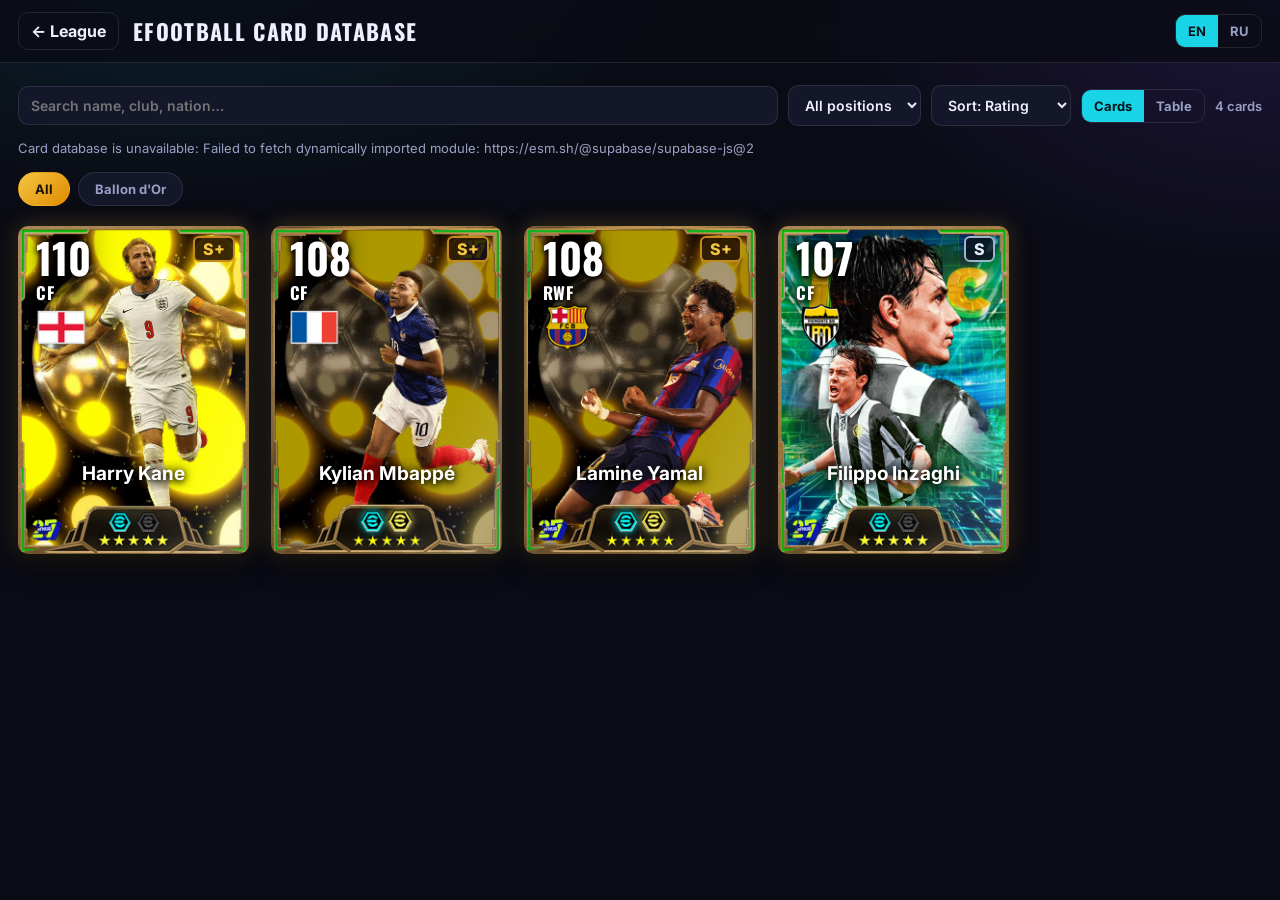
<file: cards.html>
<!doctype html>
<html lang="en">

<head>
    <meta charset="utf-8">
    <meta name="viewport" content="width=device-width, initial-scale=1, viewport-fit=cover">
    <meta name="theme-color" content="#0b0b14">
    <title>eFootball League — Card Database</title>
    <link rel="preconnect" href="https://fonts.googleapis.com">
    <link rel="preconnect" href="https://fonts.gstatic.com" crossorigin>
    <link href="https://fonts.googleapis.com/css2?family=Oswald:wght@500;600;700&family=Inter:wght@400;600;800&display=swap" rel="stylesheet">
    <link rel="stylesheet" href="css/cards.css">
</head>

<body>
    <header class="db-top">
        <a class="db-back" href="index.html" id="backLink">← League</a>
        <h1 id="dbTitle">eFootball Card Database</h1>
        <div class="db-lang" role="group" aria-label="Language">
            <button type="button" data-lang="en">EN</button><button type="button" data-lang="ru">RU</button>
        </div>
    </header>

    <main class="db-main">
        <section class="db-toolbar">
            <input id="dbSearch" type="search" autocomplete="off" placeholder="Search name, club, nation…">
            <select id="dbPos" aria-label="Position"></select>
            <select id="dbSort" aria-label="Sort"></select>
            <div class="db-view" role="group" aria-label="View">
                <button type="button" data-view="grid" class="active" id="viewGrid">Cards</button>
                <button type="button" data-view="table" id="viewTable">Table</button>
            </div>
            <span class="db-count" id="dbCount"></span>
            <button class="db-add" id="dbAdd" type="button" hidden>＋ Add card</button>
        </section>
        <p class="db-hint" id="dbHint" hidden></p>
        <div class="db-cats" id="dbCats"></div>

        <section id="dbGrid" class="db-grid"></section>
        <section id="dbTable" class="db-table-wrap" hidden></section>
        <p id="dbEmpty" class="db-empty" hidden></p>
    </main>

    <div class="db-modal" id="dbModal" hidden>
        <div class="db-modal-box" role="dialog" aria-modal="true">
            <button class="db-modal-close" id="dbClose" type="button" aria-label="Close">×</button>
            <div id="dbDetail"></div>
        </div>
    </div>

    <div class="db-modal" id="dbEditModal" hidden>
        <div class="db-modal-box db-edit-box" role="dialog" aria-modal="true">
            <button class="db-modal-close" id="dbEditClose" type="button" aria-label="Close">×</button>
            <div id="dbEditor"></div>
        </div>
    </div>

    <script src="js/cards-data.js"></script>
    <script src="js/cards.js"></script>
</body>

</html>
</file>
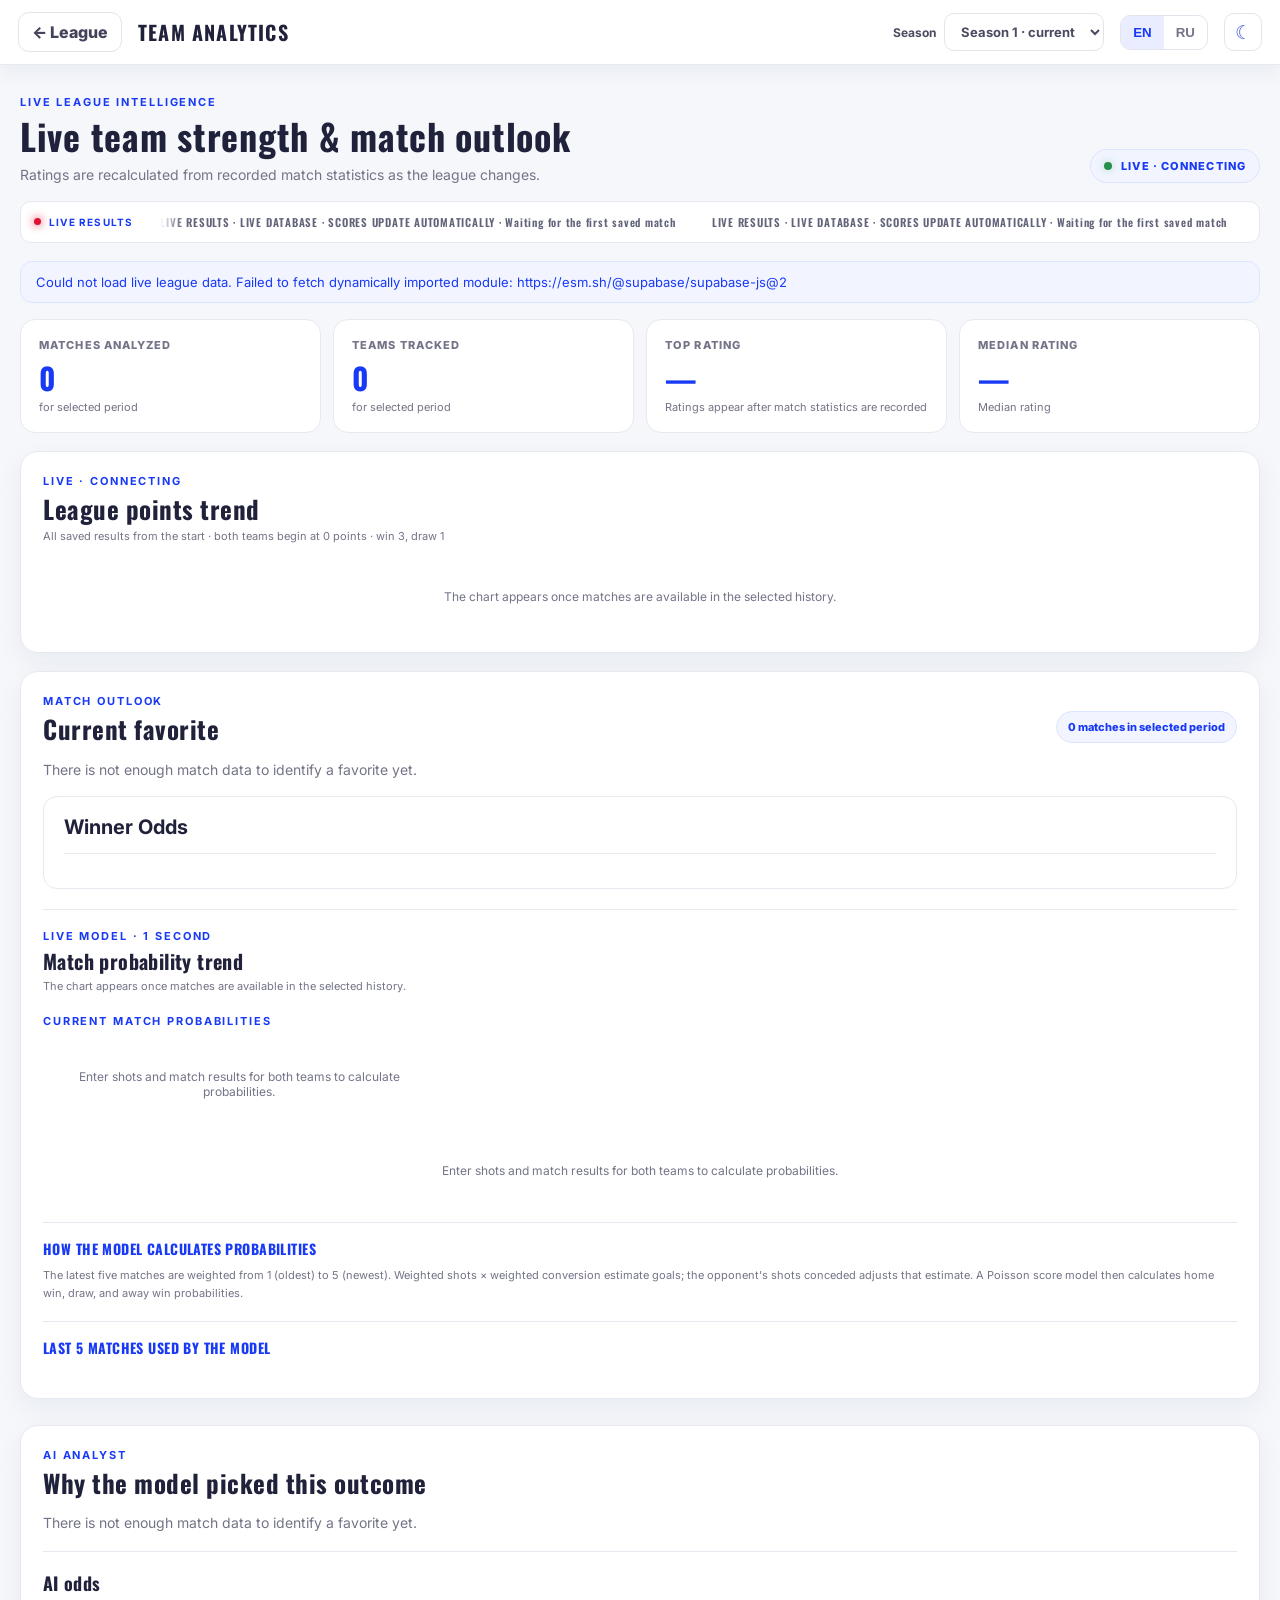
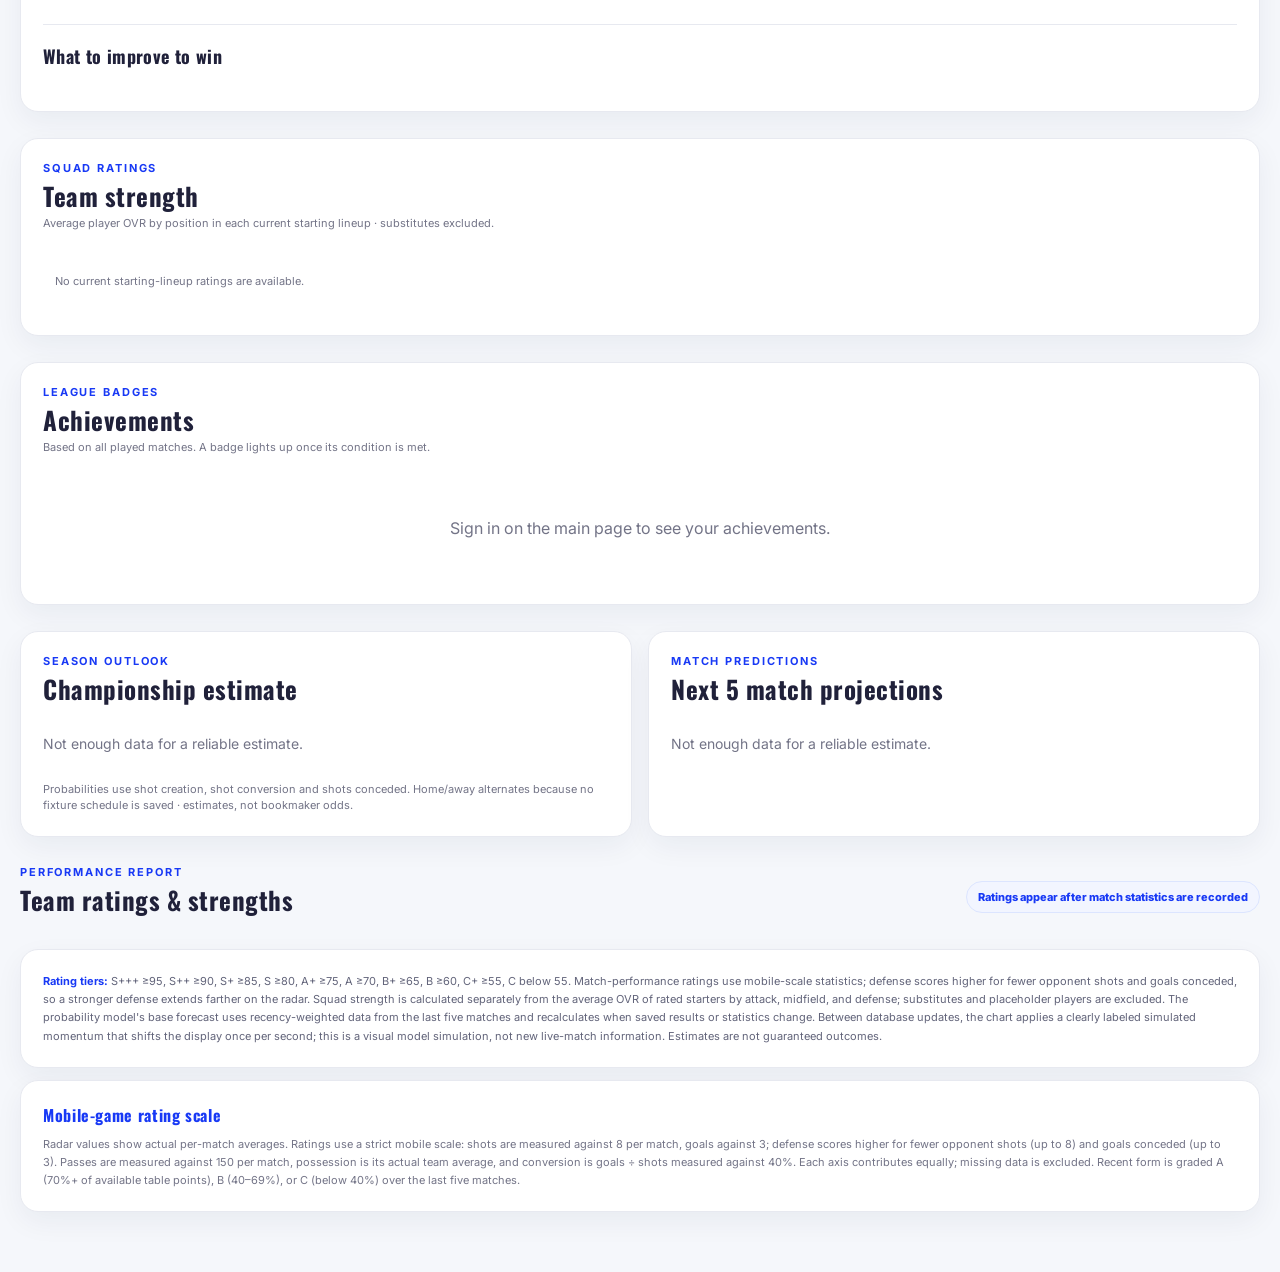
<file: global/global.html>
<!doctype html>
<html lang="en">

<head>
    <meta charset="utf-8">
    <meta name="viewport" content="width=device-width, initial-scale=1, viewport-fit=cover">
    <meta name="theme-color" content="#07130e">
    <title>eFootball League — Team Analytics</title>
    <script src="../js/theme.js"></script>
    <link rel="preconnect" href="https://fonts.googleapis.com">
    <link rel="preconnect" href="https://fonts.gstatic.com" crossorigin>
    <link href="https://fonts.googleapis.com/css2?family=Oswald:wght@500;600;700&family=Inter:wght@400;600;800&display=swap" rel="stylesheet">
    <link rel="stylesheet" href="global.css">
</head>

<body>
    <header class="ga-top">
        <a class="ga-back" href="../index.html" id="backLink">← League</a>
        <h1 id="pageTitle">Team Analytics</h1>
        <label class="ga-season-label">
            <span id="seasonLabel">Season</span>
            <select id="seasonSelect" aria-label="Season"></select>
        </label>
        <div class="ga-lang" role="group" aria-label="Language">
            <button type="button" data-lang="en">EN</button>
            <button type="button" data-lang="ru">RU</button>
        </div>
        <button class="theme-toggle" type="button" data-theme-toggle aria-pressed="false" aria-label="Switch to dark theme" title="Switch to dark theme"><span data-theme-icon aria-hidden="true">☾</span></button>
    </header>

    <main class="ga-main">
        <section class="ga-intro">
            <div class="ga-ucl-crest" aria-hidden="true">
                <span class="ga-ucl-stars">✦　✦　✦</span>
                <img src="../trophy/leauge-champions.png" alt="">
                <span class="ga-ucl-crest-label">CHAMPIONS LEAGUE</span>
            </div>
            <div>
                <p class="ga-eyebrow" id="eyebrow">LIVE LEAGUE INTELLIGENCE</p>
                <h2 id="heroTitle">Team form, strength &amp; match outlook</h2>
                <p class="ga-subtitle" id="heroSubtitle">Ratings are calculated from the league's saved results and update live.</p>
            </div>
            <div class="ga-live"><i></i><span id="liveLabel">LIVE DATA</span></div>
        </section>
        <div class="live-ticker" role="status" aria-label="Live results">
            <span class="ticker-live-tag"><i></i><b id="tickerLabel">LIVE RESULTS</b></span>
            <div class="ticker-window"><div class="ticker-track" id="liveTickerTrack"></div></div>
        </div>

        <div class="ga-status" id="status" role="status"></div>
        <section class="ga-summary" id="summary"></section>
        <section class="ga-cardiograms" aria-label="Live league points chart">
            <article class="panel forecast-panel">
                <div class="section-head">
                    <div>
                        <p class="ga-eyebrow" id="cardiogramEyebrow">LIVE MATCH DATA</p>
                        <h2 id="cardiogramTitle">League points trend</h2>
                        <p class="chart-description" id="cardiogramDescription">Both teams start at zero · win 3 points, draw 1</p>
                    </div>
                </div>
                <div class="trend-chart-host" id="standingsPointsChart"></div>
            </article>
        </section>
        <section class="ga-favorite panel">
            <div class="section-head">
                <div>
                    <p class="ga-eyebrow" id="favoriteEyebrow">MATCH OUTLOOK</p>
                    <h2 id="favoriteTitle">Current favorite</h2>
                </div>
                <span class="sample-badge" id="sampleBadge"></span>
            </div>
            <div id="favoriteContent"></div>
            <section class="winner-odds" aria-labelledby="winnerOddsTitle">
                <h3 id="winnerOddsTitle">Winner Odds</h3>
                <div class="winner-odds-row" id="winnerOddsRow"></div>
            </section>
            <div class="favorite-probability-panel">
                <div class="section-head">
                    <div>
                        <p class="ga-eyebrow" id="matchTrendEyebrow">LIVE MODEL · 1 SECOND</p>
                        <h3 id="matchTrendTitle">Match probability trend</h3>
                        <p class="chart-description" id="matchTrendDescription"></p>
                    </div>
                </div>
                <p class="ga-eyebrow probability-heading" id="currentProbabilityTitle">CURRENT MATCH PROBABILITIES</p>
                <div class="current-probabilities" id="currentMatchProbabilities" aria-live="off"></div>
                <div class="trend-chart-host" id="matchTrendChart"></div>
                <section class="probability-model-method" aria-labelledby="modelMethodTitle">
                    <h4 id="modelMethodTitle">How the model calculates probabilities</h4>
                    <p id="modelMethodText"></p>
                </section>
                <section class="recent-probability-matches" aria-labelledby="recentProbabilityTitle">
                    <h4 id="recentProbabilityTitle">Last 5 matches used by the model</h4>
                    <div class="recent-probability-grid" id="recentProbabilityMatches"></div>
                </section>
                <aside class="forecast-explanation" id="forecastExplanation" aria-live="polite"></aside>
            </div>
        </section>
        <section class="insight-panel panel" aria-labelledby="insightTitle">
            <div class="section-head">
                <div>
                    <p class="ga-eyebrow" id="insightEyebrow">AI ANALYST</p>
                    <h2 id="insightTitle">Why the model picked this outcome</h2>
                </div>
            </div>
            <div id="insightContent"></div>
            <div class="odds-block">
                <h3 id="oddsTitle">AI odds</h3>
                <div id="oddsGrid" class="odds-grid"></div>
                <p class="forecast-note" id="oddsNote"></p>
            </div>
            <div class="improve-block">
                <h3 id="improveTitle">How to improve</h3>
                <div class="improve-tabs" id="improveTabs" role="tablist"></div>
                <div id="improveContent" role="tabpanel" aria-live="polite"></div>
            </div>
        </section>
        <section class="strengths-panel panel" aria-labelledby="strengthsTitle">
            <div class="section-head">
                <div>
                    <p class="ga-eyebrow" id="strengthsEyebrow">SQUAD RATINGS</p>
                    <h2 id="strengthsTitle">Team strengths</h2>
                    <p class="chart-description" id="strengthsDescription"></p>
                </div>
            </div>
            <div class="strengths-report-grid" id="strengthsGrid"></div>
        </section>
        <section class="achievements-panel panel" id="achievements" aria-labelledby="achievementsTitle">
            <div class="section-head">
                <div>
                    <p class="ga-eyebrow" id="achievementsEyebrow">LEAGUE BADGES</p>
                    <h2 id="achievementsTitle">Achievements</h2>
                    <p class="chart-description" id="achievementsDescription"></p>
                </div>
                <div class="achievement-totals" id="achievementTotals"></div>
            </div>
            <div class="achievement-grid" id="achievementGrid"></div>
        </section>
        <section class="ga-forecasts" aria-label="Match predictions">
            <article class="panel forecast-panel">
                <div class="section-head">
                    <div>
                        <p class="ga-eyebrow" id="forecastEyebrow">SEASON OUTLOOK</p>
                        <h2 id="championshipTitle">Championship estimate</h2>
                    </div>
                </div>
                <div id="championshipList" class="championship-list"></div>
                <p class="forecast-note" id="forecastNote"></p>
            </article>
            <article class="panel forecast-panel">
                <div class="section-head">
                    <div>
                        <p class="ga-eyebrow" id="matchForecastEyebrow">MATCH PREDICTIONS</p>
                        <h2 id="matchForecastTitle">Next 5 fixtures</h2>
                    </div>
                </div>
                <div id="fixtureForecastList" class="fixture-forecast-list" aria-live="polite"></div>
            </article>
        </section>
        <section class="ga-team-section">
            <div class="section-head">
                <div>
                    <p class="ga-eyebrow" id="teamsEyebrow">PERFORMANCE REPORT</p>
                    <h2 id="teamsTitle">Team ratings &amp; strengths</h2>
                </div>
                <span class="median-badge" id="medianBadge"></span>
            </div>
            <div class="ga-team-grid" id="teamGrid"></div>
        </section>
        <p class="ga-method panel" id="method"></p>
        <aside class="mobile-scale panel">
            <h2 id="mobileScaleTitle">Mobile-game rating scale</h2>
            <p id="mobileScale"></p>
        </aside>
    </main>

    <script type="module" src="global.js"></script>
</body>

</html>
</file>
<file: css/style.css>
:root {
      color-scheme: light;
      --ink: #17172f;
      --muted: #737487;
      --surface: #ffffff;
      --surface-raised: #f8f9fc;
      --line: #e8e9ef;
      --lime: #1839f5;
      --violet: #656fdd;
      --pink: #ed4e85;
      --green: #258f4c;
      --red: #df1234;
      --shadow: 0 16px 42px rgba(8, 11, 35, .1);
    }

    * {
      box-sizing: border-box;
    }

    body {
      min-width: 320px;
      margin: 0;
      background: #f5f7fb;
      color: var(--ink);
      font-family: Inter, ui-sans-serif, system-ui, -apple-system, BlinkMacSystemFont, "Segoe UI", sans-serif;
      -webkit-font-smoothing: antialiased;
    }

    button,
    input,
    select {
      font: inherit;
    }

    button {
      color: inherit;
    }

    .page-shell {
      width: min(1120px, calc(100% - 40px));
      margin: 0 auto;
    }

    .topbar {
      height: 78px;
      display: flex;
      justify-content: space-between;
      align-items: center;
      border-bottom: 1px solid var(--line);
    }

    .brand {
      display: flex;
      align-items: center;
      gap: 12px;
      font-size: 13px;
      font-weight: 850;
      letter-spacing: .13em;
    }

    .brand-mark {
      width: 36px;
      height: 36px;
      display: grid;
      place-items: center;
      border-radius: 12px;
      background: var(--lime);
      color: #171718;
      font-size: 20px;
      font-weight: 950;
    }

    .topbar-right {
      display: flex;
      align-items: center;
      gap: 12px;
      color: var(--muted);
      font-size: 12px;
    }

    .season-tag {
      padding: 8px 11px;
      border: 1px solid var(--line);
      border-radius: 99px;
      color: var(--ink);
    }

    .language-toggle {
      display: inline-flex;
      align-items: center;
      gap: 3px;
      padding: 4px;
      border: 1px solid rgba(255, 255, 255, .1);
      border-radius: 12px;
      background: rgba(15, 14, 22, .72);
      box-shadow: inset 0 1px 0 rgba(255, 255, 255, .04);
    }

    .lang-btn {
      min-width: 39px;
      min-height: 32px;
      padding: 0 10px;
      border: 1px solid transparent;
      border-radius: 8px;
      background: transparent;
      color: var(--muted);
      cursor: pointer;
      font-size: 10px;
      font-weight: 850;
      letter-spacing: .08em;
      transition: color .18s ease, background .18s ease, border-color .18s ease, transform .18s ease;
    }

    .lang-btn:hover {
      color: var(--ink);
      background: rgba(255, 255, 255, .06);
    }

    .lang-btn.lang-active {
      border-color: rgba(211, 255, 87, .28);
      background: linear-gradient(145deg, rgba(211, 255, 87, .2), rgba(211, 255, 87, .09));
      color: var(--lime);
      box-shadow: 0 2px 10px rgba(0, 0, 0, .18), inset 0 1px 0 rgba(255, 255, 255, .08);
    }

    .lang-btn:active {
      transform: scale(.96);
    }

    .lang-btn:focus-visible {
      outline: 2px solid rgba(211, 255, 87, .7);
      outline-offset: 2px;
    }

    main {
      padding: 55px 0 72px;
    }

    .intro {
      display: flex;
      align-items: end;
      justify-content: space-between;
      gap: 24px;
      margin-bottom: 31px;
    }

    .eyebrow {
      margin: 0 0 12px;
      color: var(--lime);
      font-size: 11px;
      font-weight: 800;
      letter-spacing: .18em;
      text-transform: uppercase;
    }

    h1 {
      margin: 0;
      font-size: clamp(36px, 6vw, 62px);
      line-height: .98;
      letter-spacing: -.055em;
    }

    .intro-copy {
      max-width: 380px;
      margin: 15px 0 0;
      color: var(--muted);
      font-size: 14px;
      line-height: 1.65;
    }

    .actions {
      display: flex;
      gap: 10px;
      flex-shrink: 0;
    }

    .button {
      text-decoration: none;
      min-height: 44px;
      display: inline-flex;
      align-items: center;
      justify-content: center;
      gap: 8px;
      padding: 0 16px;
      border: 1px solid var(--line);
      border-radius: 12px;
      background: var(--surface-raised);
      color: var(--ink);
      font-size: 13px;
      font-weight: 750;
      cursor: pointer;
      transition: transform .18s ease, border-color .18s ease, background .18s ease;
    }

    .button:hover {
      transform: translateY(-2px);
      border-color: rgba(255, 255, 255, .24);
    }

    .button:disabled {
      transform: none;
      opacity: .48;
      cursor: not-allowed;
    }

    .button-primary {
      border-color: var(--lime);
      background: var(--lime);
      color: #171718;
    }

    .button-primary:hover {
      border-color: #e2ff98;
      background: #e2ff98;
    }

    .button-quiet {
      background: transparent;
      color: var(--muted);
    }

    .hero-card {
      position: relative;
      overflow: hidden;
      min-height: 230px;
      display: flex;
      align-items: center;
      padding: 34px 42px 78px;
      margin-bottom: 22px;
      border: 1px solid #ff7a1a;
      border-radius: 22px;
      background:
        radial-gradient(ellipse 50% 90% at 50% 120%, rgba(255, 90, 0, .35), transparent 70%),
        linear-gradient(180deg, #0b0612 0%, #1a0b24 55%, #2a0d14 100%);
      box-shadow: var(--shadow), 0 0 30px rgba(255, 106, 0, .35), inset 0 0 60px rgba(0, 0, 0, .8);
      animation: hero-glow 4s ease-in-out infinite;
    }

    @keyframes hero-glow {
      50% { box-shadow: var(--shadow), 0 0 46px rgba(255, 106, 0, .6), inset 0 0 60px rgba(0, 0, 0, .8); }
    }

    .hero-fx { position: absolute; inset: 0; pointer-events: none; overflow: hidden; }

    .fx-moon {
      position: absolute;
      right: 9%;
      top: -34px;
      width: 190px;
      height: 190px;
      border-radius: 50%;
      background:
        radial-gradient(circle at 30% 35%, rgba(150, 70, 0, .45) 0 12px, transparent 13px),
        radial-gradient(circle at 62% 60%, rgba(150, 70, 0, .4) 0 18px, transparent 19px),
        radial-gradient(circle at 45% 22%, rgba(150, 70, 0, .35) 0 8px, transparent 9px),
        radial-gradient(circle at 40% 38%, #ffd27a, #ff9a2e 60%, #c24d00);
      box-shadow: 0 0 60px 20px rgba(255, 120, 20, .45), 0 0 140px 50px rgba(255, 80, 0, .25);
      animation: moon-pulse 5s ease-in-out infinite;
    }

    @keyframes moon-pulse {
      50% { box-shadow: 0 0 80px 30px rgba(255, 120, 20, .6), 0 0 170px 70px rgba(255, 80, 0, .3); transform: scale(1.03); }
    }

    .fx-fog {
      position: absolute;
      left: -50%;
      width: 200%;
      height: 90px;
      bottom: 40px;
      background:
        radial-gradient(ellipse 120px 40px at 10% 60%, rgba(200, 170, 255, .22), transparent 70%),
        radial-gradient(ellipse 160px 50px at 32% 40%, rgba(200, 170, 255, .18), transparent 70%),
        radial-gradient(ellipse 140px 45px at 55% 65%, rgba(200, 170, 255, .22), transparent 70%),
        radial-gradient(ellipse 180px 50px at 78% 45%, rgba(200, 170, 255, .18), transparent 70%);
      filter: blur(6px);
      animation: fog-drift 24s linear infinite;
    }

    .fx-fog-b { bottom: 52px; opacity: .7; animation-duration: 36s; animation-direction: reverse; }

    @keyframes fog-drift { to { transform: translateX(25%); } }

    .fx-web {
      position: absolute;
      left: 0;
      top: 0;
      width: 150px;
      height: 150px;
      opacity: .75;
      background:
        repeating-conic-gradient(from 0deg at 0 0, transparent 0 14deg, rgba(220, 220, 255, .55) 14deg 15deg, transparent 15deg 30deg);
      clip-path: circle(150px at 0 0);
      transform-origin: 0 0;
      animation: web-sway 5s ease-in-out infinite;
    }

    @keyframes web-sway { 50% { transform: rotate(3deg) scale(1.04); } }

    .fx-eyes {
      position: absolute;
      display: flex;
      gap: calc(14px * var(--s, 1));
      transform: scaleY(1);
      animation: eyes-blink 7s infinite var(--dl, 0s);
    }

    .fx-eyes i {
      width: calc(14px * var(--s, 1));
      height: calc(8px * var(--s, 1));
      border-radius: 50% 50% 50% 50% / 80% 80% 30% 30%;
      background: #ff2a1a;
      box-shadow: 0 0 10px 3px rgba(255, 40, 20, .85);
      transform: rotate(-14deg);
    }

    .fx-eyes i + i { transform: rotate(14deg); }

    @keyframes eyes-blink {
      0%, 8% { opacity: 0; }
      10%, 40% { opacity: 1; transform: scaleY(1); }
      42% { transform: scaleY(.1); }
      44%, 60% { opacity: 1; transform: scaleY(1); }
      64%, 100% { opacity: 0; }
    }

    .fx-bat {
      position: absolute;
      left: -60px;
      width: var(--sz);
      height: calc(var(--sz) * .5);
      background: #000 url("data:image/svg+xml,%3Csvg xmlns='http://www.w3.org/2000/svg' viewBox='0 0 64 32'%3E%3Cpath fill='%23000' d='M32 8c2 0 3 3 4 4 3-3 7-8 14-9-2 3-2 6-1 8 4-1 8-1 11 1-4 1-6 3-6 6-3-1-6 0-8 2-1-3-4-4-7-3-1 3-3 6-7 8-4-2-6-5-7-8-3-1-6 0-7 3-2-2-5-3-8-2 0-3-2-5-6-6 3-2 7-2 11-1 1-2 1-5-1-8 7 1 11 6 14 9 1-1 2-4 4-4z'/%3E%3C/svg%3E") center / contain no-repeat;
      background-color: transparent;
      filter: drop-shadow(0 0 6px rgba(255, 90, 0, .7));
      animation: bat-fly var(--dur) linear infinite var(--dl), bat-flap .22s ease-in-out infinite alternate;
    }

    @keyframes bat-fly {
      0% { transform: translate(0, 0); }
      25% { transform: translate(28vw, -18px); }
      50% { transform: translate(58vw, 14px); }
      75% { transform: translate(86vw, -12px); }
      100% { transform: translate(120vw, 6px); }
    }

    @keyframes bat-flap { from { scale: 1 1; } to { scale: 1 .45; } }

    .fx-spark {
      position: absolute;
      bottom: 46px;
      width: 4px;
      height: 4px;
      border-radius: 50%;
      background: #ffb347;
      box-shadow: 0 0 8px 2px rgba(255, 140, 30, .9);
      animation: ember-rise var(--dur) ease-out infinite var(--dl);
    }

    @keyframes ember-rise {
      0% { transform: translate(0, 0); opacity: 0; }
      10% { opacity: 1; }
      100% { transform: translate(-30px, -190px); opacity: 0; }
    }

    .hero-card::before,
    .hero-card::after { content: none; }

    .hero-content {
      position: relative;
      z-index: 1;
    }

    .hero-kicker {
      color: #ffb066;
      font-size: 11px;
      font-weight: 850;
      letter-spacing: .16em;
      text-transform: uppercase;
    }

    .hero-title {
      margin: 10px 0 7px;
      font-size: clamp(26px, 4.6vw, 46px);
      font-weight: 900;
      letter-spacing: .01em;
      color: #ffd08a;
      text-shadow: 0 1px 0 #000, 0 2px 0 #7a2400, 0 3px 0 #3a1000, 0 0 14px rgba(255, 110, 0, .5);
      animation: none;
    }

    @keyframes title-flicker {
      0%, 90%, 94%, 100% { opacity: 1; }
      92%, 96% { opacity: .6; }
    }

    .hero-subtitle {
      margin: 0;
      color: #3a2704;
      font-size: 13px;
    }

    .blood-ticker {
      position: absolute;
      left: 0;
      right: 0;
      bottom: 0;
      height: 46px;
      z-index: 2;
      overflow: hidden;
      display: flex;
      align-items: center;
      background: linear-gradient(180deg, #5c0000 0%, #8d0505 45%, #3a0000 100%);
      border-top: 2px solid #2a0000;
      box-shadow: 0 -6px 18px rgba(120, 0, 0, .55), inset 0 6px 10px rgba(255, 60, 60, .18);
    }

    .blood-ticker::before {
      content: "";
      position: absolute;
      inset: 0;
      background:
        radial-gradient(circle at 12% 70%, rgba(255, 40, 40, .35) 0 6px, transparent 7px),
        radial-gradient(circle at 47% 30%, rgba(255, 40, 40, .3) 0 4px, transparent 5px),
        radial-gradient(circle at 81% 65%, rgba(255, 40, 40, .35) 0 7px, transparent 8px);
      animation: blood-pulse 2.4s ease-in-out infinite;
      pointer-events: none;
    }

    @keyframes blood-pulse {
      50% { opacity: .35; }
    }

    .blood-drips {
      position: absolute;
      left: 0;
      right: 0;
      top: 0;
      height: 0;
      z-index: 3;
      pointer-events: none;
    }

    .blood-drips i {
      position: absolute;
      top: -2px;
      width: 7px;
      height: var(--h);
      border-radius: 0 0 7px 7px;
      background: linear-gradient(90deg, #7a0000, #e01616 45%, #8b0000);
      transform-origin: top;
      animation: blood-drip var(--d) ease-in infinite;
    }

    .blood-drips i::after {
      content: "";
      position: absolute;
      left: -2px;
      bottom: -4px;
      width: 11px;
      height: 11px;
      border-radius: 50% 50% 50% 50% / 40% 40% 60% 60%;
      background: radial-gradient(circle at 35% 30%, #ff6a6a, #c10d0d 60%, #6b0000);
    }

    @keyframes blood-drip {
      0% { transform: scaleY(.15); opacity: 1; }
      55% { transform: scaleY(1); opacity: 1; }
      85% { transform: scaleY(1) translateY(10px); opacity: .85; }
      100% { transform: scaleY(1) translateY(30px); opacity: 0; }
    }

    .blood-track {
      display: flex;
      width: max-content;
      animation: blood-run 26s linear infinite;
      will-change: transform;
    }

    .blood-track span {
      display: flex;
      align-items: center;
      flex: none;
      gap: 26px;
      padding-right: 26px;
    }

    .blood-track b {
      font-size: 20px;
      font-weight: 900;
      letter-spacing: .14em;
      white-space: nowrap;
      color: #fff;
      -webkit-text-stroke: .6px #2a0000;
      paint-order: stroke fill;
      text-shadow: 0 2px 0 #3a0000, 0 0 5px rgba(255, 30, 30, .7);
      animation: blood-flicker 3.2s steps(1) infinite;
    }

    .blood-track em {
      font-style: normal;
      font-size: 22px;
      filter: drop-shadow(0 0 6px rgba(255, 0, 0, .8));
      animation: bat-flap 1.2s ease-in-out infinite;
    }

    @keyframes blood-run {
      to { transform: translateX(-50%); }
    }

    @keyframes blood-flicker {
      0%, 92%, 96% { opacity: 1; }
      94%, 98% { opacity: .55; }
    }

    @keyframes bat-flap {
      50% { transform: translateY(-4px) scale(1.15) rotate(-8deg); }
    }

    @media (prefers-reduced-motion: reduce) {
      .blood-track, .blood-drips i, .hero-content::before, .blood-ticker::before, .blood-track b, .blood-track em { animation: none; }
    }

    .auth-coins {
      display: inline-flex;
      align-items: center;
      gap: 6px;
      padding: 4px 10px;
      border: 1px solid rgba(244, 211, 94, .55);
      border-radius: 999px;
      background: rgba(244, 211, 94, .12);
      color: #f4d35e;
      font-size: 12px;
    }

    .auth-coins[hidden] { display: none; }

    .auth-coins .coin {
      width: 14px;
      height: 14px;
      border-radius: 50%;
      background: radial-gradient(circle at 35% 30%, #fff6c4, #f2c94c 55%, #a8761f);
      box-shadow: 0 0 8px rgba(242, 201, 76, .6);
    }

    .hero-ball {
      position: absolute;
      right: 11%;
      top: 50%;
      width: 82px;
      height: 82px;
      transform: translateY(-50%) rotate(-12deg);
      opacity: .95;
    }

    .content-grid {
      display: grid;
      grid-template-columns: minmax(0, 1fr) 310px;
      gap: 22px;
      align-items: start;
    }

    .standings-panel {
      margin-top: 22px;
    }

    .match-history-panel {
      margin-top: 24px;
    }

    .panel {
      overflow: hidden;
      border: 1px solid var(--line);
      border-radius: 18px;
      background: var(--surface);
    }

    .panel-heading {
      min-height: 69px;
      display: flex;
      align-items: center;
      justify-content: space-between;
      gap: 12px;
      padding: 0 22px;
      border-bottom: 1px solid var(--line);
    }

    .panel-heading h2 {
      margin: 0;
      font-size: 15px;
      letter-spacing: -.02em;
    }

    .live-label {
      display: inline-flex;
      align-items: center;
      gap: 7px;
      color: var(--muted);
      font-size: 11px;
    }

    .live-dot {
      width: 7px;
      height: 7px;
      border-radius: 50%;
      background: var(--lime);
      box-shadow: 0 0 12px rgba(211, 255, 87, .7);
    }

    .table-wrap {
      overflow-x: auto;
    }

    table {
      width: 100%;
      min-width: 700px;
      border-collapse: collapse;
      text-align: center;
    }

    th {
      height: 46px;
      color: #8e8a9a;
      font-size: 10px;
      font-weight: 800;
      letter-spacing: .08em;
      text-transform: uppercase;
    }

    td {
      height: 76px;
      border-top: 1px solid var(--line);
      font-size: 13px;
    }

    th:first-child,
    td:first-child {
      width: 58px;
    }

    th:nth-child(2),
    td:nth-child(2) {
      text-align: left;
    }

    th:nth-child(3),
    td:nth-child(3) {
      min-width: 142px;
    }

    .team-cell {
      display: flex;
      align-items: center;
      gap: 12px;
      font-weight: 760;
    }

    .team-form {
      display: flex;
      align-items: center;
      justify-content: center;
      gap: 5px;
    }

    .team-momentum-panel {
      margin-top: 20px;
    }

    .team-momentum-grid {
      display: grid;
      grid-template-columns: repeat(auto-fit, minmax(min(100%, 300px), 1fr));
      gap: 14px;
      padding: 18px;
    }

    .team-momentum-card {
      min-width: 0;
      padding: 18px;
      border: 1px solid rgba(255, 255, 255, .09);
      border-radius: 16px;
      background: linear-gradient(145deg, rgba(255, 255, 255, .045), rgba(255, 255, 255, .018));
    }

    .team-momentum-header {
      display: flex;
      align-items: center;
      gap: 13px;
    }

    .team-momentum-badge {
      width: 52px;
      height: 52px;
      border-radius: 15px;
    }

    .team-momentum-header h3 {
      min-width: 0;
      margin: 0;
      overflow-wrap: anywhere;
      font-size: 16px;
      font-weight: 800;
    }

    .team-momentum-streaks {
      display: flex;
      flex-wrap: wrap;
      gap: 7px;
      margin-top: 15px;
    }

    .team-momentum-chip {
      display: inline-flex;
      align-items: center;
      padding: 4px 8px;
      border: 1px solid rgba(211, 255, 87, .18);
      border-radius: 999px;
      background: rgba(211, 255, 87, .07);
      color: var(--lime);
      font-size: 10px;
      font-weight: 750;
      line-height: 1.2;
    }

    .team-momentum-chip.streak-loss {
      border-color: rgba(240, 68, 58, .2);
      background: rgba(240, 68, 58, .08);
      color: #ff8c84;
    }

    .team-momentum-chip.streak-draw {
      border-color: rgba(152, 152, 162, .22);
      background: rgba(152, 152, 162, .08);
      color: #c1c0c8;
    }

    .team-momentum-chip.streak-unbeaten {
      border-color: rgba(84, 191, 255, .2);
      background: rgba(84, 191, 255, .08);
      color: #82d3ff;
    }

    .team-momentum-neutral { color: var(--muted); font-size: 11px; }
    .team-momentum-strengths { margin-top: 17px; padding-top: 13px; border-top: 1px solid rgba(255, 255, 255, .08); }
    .team-momentum-strengths h4 { margin: 0 0 9px; color: var(--muted); font-size: 10px; font-weight: 800; letter-spacing: .1em; text-transform: uppercase; }
    .team-momentum-strengths p { margin: 5px 0 0; color: var(--ink); font-size: 12px; font-weight: 650; }

    .form-marker {
      width: 18px;
      height: 18px;
      display: inline-grid;
      place-items: center;
      border: 1px solid transparent;
      border-radius: 50%;
      color: #fff;
      font-size: 12px;
      font-weight: 900;
      line-height: 1;
    }

    .form-win {
      background: #27a653;
    }

    .form-draw {
      background: #9898a2;
    }

    .form-loss {
      background: #f0443a;
    }

    .form-marker.latest {
      outline: 1px solid currentColor;
      outline-offset: 2px;
    }

    .position {
      color: #888494;
      font-size: 12px;
      font-weight: 700;
    }

    .team-badge {
      position: relative;
      width: clamp(52px, 6vw, 72px);
      height: clamp(52px, 6vw, 72px);
      display: grid;
      place-items: center;
      flex-shrink: 0;
      overflow: hidden;
      border-radius: 18px;
      font-size: 12px;
      font-weight: 900;
    }

    .team-badge.one {
      background: rgba(156, 120, 255, .18);
      color: #c7b5ff;
    }

    .team-badge.two {
      background: rgba(248, 90, 158, .16);
      color: #ff9fc6;
    }

    .team-badge.other {
      background: rgba(94, 200, 255, .14);
      color: #9fdcff;
    }

    .team-badge-image {
      position: absolute;
      inset: 0;
      display: block;
      width: 100%;
      height: 100%;
      min-width: 0;
      min-height: 0;
      border-radius: inherit;
      object-fit: contain;
      object-position: center;
    }

    .points {
      color: var(--lime);
      font-size: 16px;
      font-weight: 900;
    }

    .positive {
      color: var(--green);
    }

    .negative {
      color: var(--red);
    }

    .empty-note {
      padding: 22px;
      color: var(--muted);
      font-size: 12px;
      line-height: 1.6;
    }

    .table-footer {
      padding: 14px 20px;
      border-top: 1px solid var(--line);
      color: var(--muted);
      font-size: 11px;
    }

    .news-section {
      margin-top: 22px;
    }

    .news-section .panel-heading {
      min-height: 82px;
    }

    .news-subtitle {
      margin: 5px 0 0;
      color: var(--muted);
      font-size: 11px;
    }

    .news-grid {
      display: grid;
      grid-template-columns: repeat(auto-fit, minmax(min(260px, 100%), 1fr));
      gap: 16px;
      padding: 18px;
    }

    .news-card {
      min-width: 0;
      overflow: hidden;
      border: 1px solid var(--line);
      border-radius: 14px;
      background: rgba(8, 7, 13, .28);
    }

    .news-card-image {
      display: block;
      width: 100%;
      aspect-ratio: 16 / 9;
      object-fit: cover;
      background: var(--surface-raised);
      max-height: 320px;
    }

    @media (min-width: 801px) {
      .news-grid {
        grid-template-columns: repeat(2, minmax(0, 1fr));
      }
    }

    .news-card { display: flex; flex-direction: column; }
    .news-card-content { flex: 1; }
    .news-card-image { max-height: 240px; }
    .news-view-image { max-height: 50vh; }

    .news-card-content {
      padding: 15px;
    }

    .news-card-date {
      margin: 0 0 7px;
      color: var(--lime);
      font-size: 10px;
      font-weight: 750;
    }

    .news-card-title {
      margin: 0;
      font-size: 15px;
      line-height: 1.4;
    }

    .news-card-description {
      margin: 9px 0 0;
      color: #cbc9d1;
      font-size: 12px;
      line-height: 1.65;
      white-space: pre-wrap;
      overflow-wrap: anywhere;
    }

    .news-empty {
      grid-column: 1 / -1;
      margin: 0;
      padding: 18px 4px;
      color: var(--muted);
      font-size: 12px;
      line-height: 1.6;
    }

    .news-view-image {
      display: block;
      width: 100%;
      max-height: 45vh;
      object-fit: cover;
      border-radius: 12px;
      background: var(--surface-raised);
      margin: 0 0 16px;
    }

    .news-view-description {
      margin: 0 0 0;
      color: #cbc9d1;
      font-size: 14px;
      line-height: 1.7;
      white-space: pre-wrap;
      overflow-wrap: anywhere;
    }

    .news-view-date {
      margin: 0 0 0;
      color: var(--lime);
      font-size: 11px;
      font-weight: 750;
    }

    .side-panel {
      padding-bottom: 4px;
    }

    .side-panel .panel-heading {
      margin-bottom: 2px;
    }

    .match-list {
      padding: 0 18px;
    }

    .match-item {
      display: flex;
      align-items: center;
      justify-content: space-between;
      gap: 12px;
      min-height: 76px;
      border-bottom: 1px solid var(--line);
    }

    .match-item:last-child {
      border-bottom: 0;
    }

    .match-teams {
      display: grid;
      gap: 5px;
      font-size: 12px;
      font-weight: 700;
    }

    .match-team {
      display: flex;
      align-items: center;
      gap: 7px;
      min-width: 0;
    }

    .match-team-badge {
      display: grid;
      place-items: center;
      flex: 0 0 22px;
      width: 22px;
      height: 22px;
      overflow: hidden;
      border: 1px solid var(--line);
      border-radius: 50%;
      background: var(--surface-raised);
      color: var(--lime);
      font-size: 8px;
      font-weight: 850;
    }

    .match-team-badge.two {
      color: #c6adff;
    }

    .match-team-badge.other,
    .match-team-picker-badge.other {
      color: #9fdcff;
    }

    .match-team-badge img {
      width: 100%;
      height: 100%;
      object-fit: cover;
    }

    .match-team-name {
      overflow: hidden;
      text-overflow: ellipsis;
      white-space: nowrap;
    }

    .match-date {
      margin-top: 2px;
      color: var(--muted);
      font-size: 10px;
      font-weight: 500;
    }

    .match-score {
      display: inline-flex;
      align-items: center;
      justify-content: center;
      gap: 5px;
      min-width: 50px;
      padding: 8px 9px;
      border-radius: 9px;
      background: #302c3c;
      text-align: center;
      font-size: 13px;
      font-weight: 850;
    }

    .match-score-separator {
      color: var(--muted);
    }

    .match-history-toggle {
      display: block;
      width: calc(100% - 36px);
      margin: 10px 18px 12px;
      padding: 9px 12px;
      border: 1px solid var(--line);
      border-radius: 9px;
      background: rgba(255, 255, 255, .035);
      color: var(--lime);
      cursor: pointer;
      font-size: 11px;
      font-weight: 750;
      text-align: center;
      transition: background .2s ease, border-color .2s ease;
    }

    .match-history-toggle:hover {
      border-color: rgba(211, 255, 87, .35);
      background: rgba(211, 255, 87, .07);
    }

    .match-history-toggle:focus-visible {
      outline: 2px solid rgba(211, 255, 87, .7);
      outline-offset: 2px;
    }

    .last-match-panel {
      margin-top: 16px;
      padding: 17px 20px;
      border-color: rgba(211, 255, 87, .18);
      background:
        linear-gradient(110deg, rgba(211, 255, 87, .07), transparent 55%),
        var(--surface);
    }

    .last-match-summary {
      position: relative;
      display: block;
      padding-right: 28px;
      cursor: pointer;
      list-style: none;
    }

    .last-match-summary::-webkit-details-marker {
      display: none;
    }

    .last-match-summary::after {
      position: absolute;
      top: 0;
      right: 0;
      content: "+";
      color: var(--lime);
      font-size: 20px;
      font-weight: 500;
    }

    .last-match-panel:not(.has-match) .last-match-summary {
      cursor: default;
    }

    .last-match-panel:not(.has-match) .last-match-summary::after {
      display: none;
    }

    .last-match-empty {
      margin: 0;
      color: var(--muted);
      font-size: 12px;
      line-height: 1.5;
    }

    .last-match-panel[open] .last-match-summary::after {
      content: "−";
    }

    .last-match-summary:focus-visible {
      outline: 2px solid rgba(211, 255, 87, .6);
      outline-offset: 4px;
      border-radius: 6px;
    }

    .last-match-heading {
      display: flex;
      align-items: baseline;
      justify-content: space-between;
      gap: 12px;
      margin-bottom: 14px;
    }

    .last-match-heading h2 {
      margin: 0;
      font-size: 14px;
      font-weight: 850;
    }

    .last-match-date {
      color: var(--muted);
      font-size: 11px;
      font-weight: 600;
    }

    .last-match-result {
      display: grid;
      grid-template-columns: minmax(0, 1fr) auto minmax(0, 1fr);
      align-items: center;
      gap: 14px;
    }

    .last-match-team {
      font-size: 13px;
      font-weight: 750;
    }

    .last-match-team:last-child {
      justify-content: flex-end;
      text-align: right;
    }

    .last-match-team .match-team-badge {
      flex-basis: 30px;
      width: 30px;
      height: 30px;
    }

    .last-match-score {
      padding: 8px 14px;
      border: 1px solid rgba(211, 255, 87, .2);
      border-radius: 10px;
      background: rgba(211, 255, 87, .08);
      color: var(--lime);
      font-size: 18px;
      font-variant-numeric: tabular-nums;
      white-space: nowrap;
    }

    .match-item-details {
      display: block;
      padding: 0;
    }

    .match-summary {
      min-height: 76px;
      display: flex;
      align-items: center;
      justify-content: space-between;
      gap: 12px;
      cursor: pointer;
      list-style: none;
    }

    .match-summary::-webkit-details-marker {
      display: none;
    }

    .match-summary::after {
      content: "+";
      color: var(--muted);
      font-size: 17px;
    }

    .match-item-details[open] .match-summary::after {
      content: "−";
    }

    .match-stats {
      padding: 0 0 14px;
    }

    #lastMatchStats {
      margin-top: 16px;
      padding-top: 15px;
      border-top: 1px solid var(--line);
    }

    .match-stat-row {
      padding: 11px 0 12px;
      border-top: 1px solid rgba(255, 255, 255, .055);
    }

    .match-stat-row:first-of-type {
      border-top: 0;
    }

    .match-stat-values {
      display: grid;
      grid-template-columns: minmax(36px, 1fr) minmax(120px, 1.4fr) minmax(36px, 1fr);
      align-items: baseline;
      gap: 10px;
      text-align: center;
      font-variant-numeric: tabular-nums;
    }

    .match-stat-values strong {
      color: var(--ink);
      font-size: 12px;
      font-weight: 800;
    }

    .match-stat-values strong:first-child {
      text-align: left;
    }

    .match-stat-values strong:last-child {
      text-align: right;
    }

    .match-stat-values > span {
      color: var(--muted);
      font-size: 10px;
      font-weight: 650;
    }

    .match-stat-bars {
      display: grid;
      grid-template-columns: minmax(0, 1fr) minmax(0, 1fr);
      gap: 6px;
      margin-top: 7px;
    }

    .match-stat-track {
      display: flex;
      height: 5px;
      overflow: hidden;
      border-radius: 99px;
      background: rgba(255, 255, 255, .07);
    }

    .match-stat-track.home {
      justify-content: flex-end;
    }

    .match-stat-fill {
      display: block;
      height: 100%;
      border-radius: inherit;
      transition: width .35s ease;
    }

    .match-stat-fill.home {
      background: linear-gradient(90deg, #8eaa46, var(--lime));
    }

    .match-stat-fill.away {
      background: linear-gradient(90deg, #bd9cff, #8062d5);
    }

    .match-stats-empty {
      margin: 0;
      padding: 6px 0 2px;
      color: var(--muted);
      font-size: 11px;
      line-height: 1.5;
    }

    .match-stat-edge {
      margin: 11px 0 0;
      color: var(--muted);
      font-size: 10px;
      font-weight: 650;
      line-height: 1.5;
      text-align: right;
    }

    .empty-matches {
      padding: 23px 4px;
      color: var(--muted);
      font-size: 12px;
      line-height: 1.6;
    }

    .tip {
      display: flex;
      gap: 11px;
      margin-top: 16px;
      padding: 15px 16px;
      border: 1px solid rgba(211, 255, 87, .15);
      border-radius: 14px;
      background: rgba(211, 255, 87, .05);
      color: #cbc9d1;
      font-size: 11px;
      line-height: 1.55;
    }

    .tip-icon {
      color: var(--lime);
      font-size: 15px;
    }

    footer {
      display: flex;
      justify-content: space-between;
      gap: 20px;
      padding: 22px 0;
      border-top: 1px solid var(--line);
      color: #777382;
      font-size: 11px;
    }

    dialog {
      width: min(500px, calc(100% - 32px));
      max-height: min(90vh, 820px);
      padding: 0;
      border: 1px solid rgba(255, 255, 255, .13);
      border-radius: 19px;
      background: #201e29;
      color: var(--ink);
      box-shadow: 0 30px 100px rgba(0, 0, 0, .65);
    }

    dialog::backdrop {
      background: rgba(8, 7, 12, .73);
      backdrop-filter: blur(5px);
    }

    .dialog-inner {
      max-height: min(90vh, 820px);
      overflow-y: auto;
      padding: 24px;
    }

    .dialog-header {
      display: flex;
      justify-content: space-between;
      align-items: start;
      margin-bottom: 22px;
    }

    .dialog-header h2 {
      margin: 0;
      font-size: 20px;
      letter-spacing: -.03em;
    }

    .dialog-header p {
      margin: 6px 0 0;
      color: var(--muted);
      font-size: 12px;
    }

    .close-button {
      width: 32px;
      height: 32px;
      border: 0;
      border-radius: 9px;
      background: #302d39;
      color: var(--muted);
      font-size: 19px;
      cursor: pointer;
    }

    .field {
      display: grid;
      gap: 8px;
      margin-bottom: 16px;
    }

    .field label {
      color: #c9c6d0;
      font-size: 11px;
      font-weight: 750;
    }

    .field input,
    .field select {
      width: 100%;
      min-height: 44px;
      padding: 0 12px;
      border: 1px solid rgba(255, 255, 255, .12);
      border-radius: 10px;
      outline: 0;
      background: #17151e;
      color: var(--ink);
    }

    .field textarea {
      width: 100%;
      min-height: 120px;
      padding: 12px;
      border: 1px solid rgba(255, 255, 255, .12);
      border-radius: 10px;
      outline: 0;
      background: #17151e;
      color: var(--ink);
      resize: vertical;
    }

    .field input[type="file"] {
      height: auto;
      padding: 10px;
    }

    .field input:focus,
    .field select:focus {
      border-color: var(--violet);
      box-shadow: 0 0 0 3px rgba(156, 120, 255, .13);
    }

    .field textarea:focus {
      border-color: var(--violet);
      box-shadow: 0 0 0 3px rgba(156, 120, 255, .13);
    }

    .news-image-preview {
      display: block;
      width: 100%;
      max-height: 240px;
      margin: 0 0 16px;
      border-radius: 11px;
      object-fit: cover;
    }

    .news-image-preview[hidden] {
      display: none;
    }

    .score-fields {
      display: grid;
      grid-template-columns: 1fr 58px 1fr;
      align-items: end;
      gap: 12px;
    }

    .match-team-pickers {
      display: grid;
      grid-template-columns: minmax(0, 1fr) 42px minmax(0, 1fr);
      align-items: end;
      gap: 10px;
      margin-bottom: 16px;
    }

    .match-team-picker {
      display: grid;
      grid-template-columns: 42px minmax(0, 1fr);
      align-items: center;
      gap: 9px;
      min-width: 0;
    }

    .match-team-picker .field {
      min-width: 0;
      margin: 0;
    }

    .match-team-picker .field select {
      padding: 0 8px;
      font-size: 12px;
    }

    .match-team-picker-badge {
      display: grid;
      place-items: center;
      width: 42px;
      height: 42px;
      overflow: hidden;
      border: 1px solid rgba(255, 255, 255, .12);
      border-radius: 12px;
      background: var(--surface-raised);
      color: var(--lime);
      font-size: 10px;
      font-weight: 850;
    }

    .match-team-picker-badge.two {
      color: #c6adff;
    }

    .match-team-picker-badge img {
      width: 100%;
      height: 100%;
      object-fit: contain;
      padding: 3px;
    }

    .match-swap-button {
      display: grid;
      place-items: center;
      width: 38px;
      height: 38px;
      margin-bottom: 3px;
      border: 1px solid rgba(211, 255, 87, .22);
      border-radius: 11px;
      background: rgba(211, 255, 87, .07);
      color: var(--lime);
      cursor: pointer;
      font-size: 22px;
      transition: transform .18s ease, background .18s ease, border-color .18s ease;
    }

    .match-swap-button:hover {
      transform: rotate(180deg);
      border-color: rgba(211, 255, 87, .45);
      background: rgba(211, 255, 87, .13);
    }

    .match-swap-button:focus-visible {
      outline: 2px solid rgba(211, 255, 87, .7);
      outline-offset: 2px;
    }

    .score-fields .field {
      min-width: 0;
    }

    .score-divider {
      padding-bottom: 28px;
      color: var(--muted);
      text-align: center;
      font-size: 18px;
      font-weight: 800;
    }

    .stats-entry {
      margin: 6px 0 18px;
      padding: 15px;
      border: 1px solid var(--line);
      border-radius: 13px;
      background: rgba(255, 255, 255, .025);
    }

    .stats-entry h3 {
      display: flex;
      align-items: center;
      justify-content: space-between;
      margin: 0;
      font-size: 12px;
    }

    .stats-entry h3 span {
      color: var(--muted);
      font-size: 9px;
      font-weight: 600;
      text-transform: uppercase;
    }

    .stats-entry>p {
      margin: 5px 0 13px;
      color: var(--muted);
      font-size: 10px;
    }

    .stats-entry-head,
    .stats-entry-row {
      display: grid;
      grid-template-columns: minmax(100px, 1fr) repeat(2, minmax(60px, .75fr));
      align-items: center;
      gap: 8px;
    }

    .stats-entry-head {
      margin-bottom: 5px;
      color: var(--muted);
      font-size: 9px;
      text-align: center;
    }

    .stats-entry-head span:first-child,
    .stats-entry-row>span {
      text-align: left;
    }

    .stats-entry-row {
      margin-top: 7px;
      color: #c9c6d0;
      font-size: 10px;
    }

    .stats-entry-row input {
      width: 100%;
      min-width: 0;
      height: 36px;
      padding: 0 8px;
      border: 1px solid rgba(255, 255, 255, .12);
      border-radius: 8px;
      outline: 0;
      background: #17151e;
      color: var(--ink);
      text-align: center;
    }

    .stats-entry-row input:focus {
      border-color: var(--violet);
    }

    .form-error {
      min-height: 17px;
      margin: -4px 0 12px;
      color: #ff9298;
      font-size: 11px;
    }

    .dialog-actions {
      display: flex;
      justify-content: flex-end;
      gap: 9px;
      margin-top: 20px;
    }

    .team-edit-row {
      display: grid;
      grid-template-columns: 52px 1fr;
      align-items: center;
      gap: 11px;
      margin-bottom: 14px;
    }

    .teams-list {
      max-height: 52vh;
      overflow-y: auto;
      margin-bottom: 10px;
    }

    .team-edit-row:has(.team-logo-input) {
      grid-template-columns: 52px 1fr 1fr;
    }

    .team-edit-row:has(.button) {
      grid-template-columns: 52px 1fr auto;
    }

    .team-edit-row:has(.team-logo-input):has(.button) {
      grid-template-columns: 52px 1fr 1fr auto;
    }

    body.read-only #editTeamsButton,
    body.read-only #newSeasonBtn,
    body.read-only #addNewsButton,
    body.read-only #lineupEdit,
    body.read-only .match-delete,
    body.read-only .news-delete {
      display: none !important;
    }

    .team-edit-row input {
      width: 100%;
      min-height: 44px;
      padding: 0 12px;
      border: 1px solid rgba(255, 255, 255, .12);
      border-radius: 10px;
      outline: 0;
      background: #17151e;
      color: var(--ink);
    }

    .team-edit-row input:focus {
      border-color: var(--violet);
    }

    .toast {
      position: fixed;
      left: 50%;
      bottom: 24px;
      z-index: 5;
      transform: translate(-50%, 20px);
      padding: 12px 17px;
      border: 1px solid rgba(211, 255, 87, .23);
      border-radius: 12px;
      background: #25232d;
      color: var(--lime);
      font-size: 12px;
      font-weight: 700;
      opacity: 0;
      pointer-events: none;
      transition: .2s ease;
    }

    .toast.visible {
      transform: translate(-50%, 0);
      opacity: 1;
    }

    @media (max-width: 800px) {
      main {
        padding-top: 39px;
      }

      .content-grid {
        grid-template-columns: 1fr;
      }

      .intro {
        align-items: start;
        flex-direction: column;
      }

      .actions {
        width: 100%;
      }

      .actions .button {
        flex: 1;
      }

      .hero-card {
        min-height: 190px;
        padding: 28px;
      }

      .hero-ball {
        right: 7%;
        width: 62px;
        height: 62px;
        opacity: .7;
      }
    }

    @media (max-width: 480px) {
      .page-shell {
        width: min(100% - 28px, 1120px);
      }

      .topbar {
        height: 66px;
      }

      .brand {
        font-size: 11px;
      }

      .topbar-right {
        gap: 7px;
        font-size: 10px;
      }

      .topbar-right #authStatus {
        display: none;
      }

      .topbar-right .button {
        min-height: 36px;
        padding: 0 9px;
        font-size: 11px;
      }

      .season-tag {
        padding: 7px 8px;
      }

      .language-toggle {
        gap: 2px;
        padding: 3px;
        border-radius: 10px;
      }

      .lang-btn {
        min-width: 32px;
        min-height: 29px;
        padding: 0 7px;
      }

      .team-cell {
        gap: 9px;
      }

      .team-badge {
        width: clamp(38px, 11vw, 46px);
        height: clamp(38px, 11vw, 46px);
        border-radius: 12px;
      }

      .stats-entry {
        padding: 12px 9px;
      }

      .stats-entry-head,
      .stats-entry-row {
        grid-template-columns: minmax(88px, 1fr) repeat(2, minmax(48px, .7fr));
        gap: 6px;
      }

      .stats-entry-row {
        font-size: 9px;
      }

      .team-edit-row {
        grid-template-columns: 46px 1fr;
      }

      body {
        background-attachment: scroll;
      }

      main {
        padding-top: 34px;
      }

      .hero-card {
        min-height: 172px;
        padding: 23px;
      }

      .hero-ball {
        right: 5%;
        width: 48px;
        height: 48px;
        opacity: .5;
      }

      .panel-heading {
        padding: 0 16px;
      }

      footer {
        flex-direction: column;
        gap: 7px;
      }
    }

    @media (prefers-reduced-motion: reduce) {

      *,
      *::before,
      *::after {
        scroll-behavior: auto !important;
        transition-duration: .01ms !important;
      }
    }

    .championship-race {
      margin-top: 22px;
    }

    .championship-race .panel-heading {
      display: flex;
      align-items: center;
      justify-content: space-between;
      min-height: auto;
      padding: 16px 22px 12px;
      border-bottom: 0;
    }

    .championship-race h2 {
      margin: 0;
      font-size: 16px;
      letter-spacing: .14em;
      text-transform: uppercase;
      color: var(--lime);
      text-shadow: 0 0 16px rgba(211, 255, 87, .35);
    }

    .race-heading-meta {
      display: flex;
      align-items: center;
      justify-content: flex-end;
      flex-wrap: wrap;
      gap: 8px 14px;
    }

    .race-live-indicator {
      display: inline-flex;
      align-items: center;
      gap: 6px;
      color: #ff777e;
      font-size: 9px;
      font-weight: 900;
      letter-spacing: .12em;
      white-space: nowrap;
    }

    .race-live-dot {
      width: 7px;
      height: 7px;
      border-radius: 50%;
      background: currentColor;
      box-shadow: 0 0 10px currentColor;
      animation: raceLiveBlink 1.4s ease-in-out infinite;
    }

    @keyframes raceLiveBlink {
      50% { opacity: .35; }
    }

    .race-status {
      color: var(--ink);
      font-size: 12px;
      font-weight: 800;
      text-shadow: 0 0 10px rgba(211, 255, 87, .25);
    }

    .race-favorite {
      color: var(--lime);
      font-weight: 900;
      text-shadow: 0 0 14px rgba(211, 255, 87, .5);
    }

    .race-grid {
      display: grid;
      grid-template-columns: 1fr 1fr;
      gap: 14px;
      padding: 0 22px 6px;
      background: var(--surface-raised);
      border-radius: 16px;
      border: 1px solid var(--line);
    }

    .race-team {
      display: flex;
      align-items: center;
      gap: 14px;
      padding: 14px 0;
      border-bottom: 1px solid var(--line);
      position: relative;
    }

    .race-team:last-child {
      border-bottom: 0;
    }

    .race-team::before {
      content: "";
      position: absolute;
      inset: 0;
      border-radius: 16px;
      background: linear-gradient(135deg, rgba(211, 255, 87, .06), rgba(156, 120, 255, .06));
      pointer-events: none;
    }

    .race-team-badge {
      position: relative;
      width: clamp(60px, 7vw, 90px);
      height: clamp(60px, 7vw, 90px);
      display: grid;
      place-items: center;
      flex-shrink: 0;
      overflow: visible;
      border-radius: 20px;
      font-size: 12px;
      font-weight: 900;
      background: var(--surface);
      color: var(--ink);
      box-shadow: 0 10px 30px rgba(0, 0, 0, .45);
      border: 1px solid var(--line);
      z-index: 2;
    }

    .race-team-badge img {
      width: 100%;
      height: 100%;
      object-fit: contain !important;
      object-position: center;
      border-radius: inherit;
    }

    .race-team-info {
      flex: 1;
      position: relative;
      z-index: 2;
    }

    .race-team-name {
      margin: 0 0 3px;
      font-size: 17px;
      font-weight: 900;
      letter-spacing: -.02em;
      color: var(--ink);
      text-shadow: 0 0 12px rgba(255, 255, 255, .15);
    }

    .race-team-points {
      color: var(--muted);
      font-size: 12px;
      font-weight: 700;
      margin-top: 1px;
    }

    .race-team-odds {
      text-align: right;
      position: relative;
      z-index: 2;
    }

    .race-odds-label {
      color: var(--muted);
      font-size: 10px;
      font-weight: 700;
      text-transform: uppercase;
      letter-spacing: .08em;
    }

    .race-odds-value {
      font-size: 26px;
      font-weight: 900;
      color: var(--ink);
      text-shadow: 0 0 14px rgba(255, 255, 255, .2);
      transition: color .25s ease, text-shadow .25s ease;
    }

    .race-odds-value.favorite {
      color: var(--lime);
      text-shadow: 0 0 18px rgba(211, 255, 87, .6);
    }

    .race-footer {
      padding: 10px 22px 18px;
      font-size: 12px;
      color: #cbc9d1;
      font-weight: 600;
    }

    .race-disclaimer {
      margin: 0 22px 10px;
      color: var(--muted);
      font-size: 11px;
      line-height: 1.5;
    }

    #raceChart {
      display: block;
      width: calc(100% - 44px);
      height: 120px;
      margin: 10px 22px 20px;
      box-sizing: border-box;
      background: rgba(8, 7, 13, .4);
      border-radius: 16px;
      border: 1px solid var(--line);
      box-shadow: inset 0 0 20px rgba(0, 0, 0, .4);
    }

    .upcoming-match {
      margin-top: 16px;
      padding: 16px 20px 14px;
      overflow: hidden;
      border-color: rgba(156, 120, 255, .22);
      background: linear-gradient(135deg, rgba(156, 120, 255, .055), rgba(211, 255, 87, .025));
    }

    .five-match-forecast {
      margin-top: 16px;
      padding: 18px 20px;
      border-color: rgba(85, 197, 255, .18);
      background:
        linear-gradient(120deg, rgba(85, 197, 255, .045), transparent 50%),
        var(--surface);
    }

    .forecast-five-heading {
      display: flex;
      align-items: flex-start;
      justify-content: space-between;
      gap: 12px;
      margin-bottom: 14px;
    }

    .forecast-five-heading h2 {
      margin: 0;
      font-size: 14px;
      font-weight: 850;
    }

    .forecast-five-heading p {
      margin: 5px 0 0;
      color: var(--muted);
      font-size: 10px;
      line-height: 1.5;
    }

    .forecast-model-badge {
      flex: 0 0 auto;
      padding: 6px 8px;
      border: 1px solid rgba(85, 197, 255, .2);
      border-radius: 7px;
      background: rgba(85, 197, 255, .06);
      color: #8bd6ff;
      font-size: 8px;
      font-weight: 850;
      letter-spacing: .06em;
    }

    .forecast-five-list {
      display: grid;
      grid-template-columns: repeat(5, minmax(0, 1fr));
      gap: 8px;
    }

    .forecast-five-item {
      display: grid;
      grid-template-columns: 1fr auto;
      align-content: start;
      gap: 10px 6px;
      min-width: 0;
      padding: 11px 10px;
      border: 1px solid var(--line);
      border-radius: 11px;
      background: rgba(8, 7, 13, .22);
    }

    .forecast-five-number {
      grid-column: 1 / -1;
      color: var(--muted);
      font-size: 9px;
      font-weight: 850;
      letter-spacing: .08em;
    }

    .forecast-five-fixture {
      display: grid;
      gap: 6px;
      min-width: 0;
    }

    .forecast-five-team {
      display: flex;
      align-items: center;
      gap: 5px;
      min-width: 0;
      color: var(--ink);
      font-size: 9px;
      font-weight: 700;
    }

    .forecast-five-team.two {
      color: #d3c4ff;
    }

    .forecast-five-venue {
      display: inline-grid;
      flex: 0 0 16px;
      width: 16px;
      height: 16px;
      place-items: center;
      border: 1px solid rgba(255, 255, 255, .16);
      border-radius: 50%;
      background: rgba(255, 255, 255, .04);
      color: #d7e1eb;
      font-size: 8px;
      font-weight: 850;
      line-height: 1;
    }

    .forecast-five-team.one .forecast-five-venue {
      border-color: rgba(85, 197, 255, .3);
      background: rgba(85, 197, 255, .1);
      color: #8bd6ff;
    }

    .forecast-five-team.two .forecast-five-venue {
      border-color: rgba(174, 143, 255, .3);
      background: rgba(174, 143, 255, .1);
      color: #c4aaff;
    }

    .forecast-five-team img {
      flex: 0 0 18px;
      width: 18px;
      height: 18px;
      object-fit: contain;
    }

    .forecast-five-team .forecast-five-name {
      overflow: hidden;
      text-overflow: ellipsis;
      white-space: nowrap;
    }

    .forecast-five-score {
      align-self: center;
      color: var(--lime);
      font-size: 14px;
      font-weight: 900;
      font-variant-numeric: tabular-nums;
      white-space: nowrap;
    }

    .forecast-five-unavailable {
      max-width: 100px;
      color: var(--muted);
      font-size: 9px;
      line-height: 1.4;
      text-align: right;
      white-space: normal;
    }

    .forecast-five-favorite {
      position: relative;
      flex: 0 0 9px;
      width: 9px;
      height: 9px;
      margin: 0 2px;
      border-radius: 50%;
      background: #9ce85b;
      box-shadow: 0 0 0 2px rgba(156, 232, 91, .15), 0 0 9px rgba(156, 232, 91, .65);
      animation: forecast-favorite-pulse 1.6s ease-in-out infinite;
    }

    @keyframes forecast-favorite-pulse {
      0%, 100% {
        box-shadow: 0 0 0 2px rgba(156, 232, 91, .15), 0 0 7px rgba(156, 232, 91, .5);
        transform: scale(1);
      }

      50% {
        box-shadow: 0 0 0 5px rgba(156, 232, 91, .08), 0 0 13px rgba(156, 232, 91, .85);
        transform: scale(1.12);
      }
    }

    @media (prefers-reduced-motion: reduce) {
      .forecast-five-favorite {
        animation: none;
      }
    }

    .forecast-five-pick {
      grid-column: 1 / -1;
      display: flex;
      align-items: center;
      gap: 5px;
      min-height: 14px;
      color: var(--muted);
      font-size: 8px;
      font-weight: 700;
      line-height: 1.35;
    }

    .forecast-five-draw {
      display: inline-grid;
      flex: 0 0 15px;
      width: 15px;
      height: 15px;
      place-items: center;
      border: 1px solid rgba(255, 255, 255, .28);
      border-radius: 50%;
      color: var(--ink);
      font-size: 8px;
      font-weight: 900;
    }

    .forecast-five-outcomes {
      grid-column: 1 / -1;
      display: grid;
      grid-template-columns: repeat(3, minmax(0, 1fr));
      gap: 4px;
    }

    .forecast-five-outcome {
      display: grid;
      gap: 3px;
      min-width: 0;
    }

    .forecast-five-outcome span {
      overflow: hidden;
      color: var(--muted);
      font-size: 8px;
      text-overflow: ellipsis;
      white-space: nowrap;
    }

    .forecast-five-outcome strong {
      color: var(--ink);
      font-size: 11px;
      font-weight: 850;
      font-variant-numeric: tabular-nums;
    }

    .forecast-five-outcome.outcome-1 {
      text-align: center;
    }

    .forecast-five-outcome.outcome-2 {
      text-align: right;
    }

    .forecast-five-bar {
      grid-column: 1 / -1;
      display: flex;
      height: 4px;
      overflow: hidden;
      border-radius: 99px;
      background: rgba(255, 255, 255, .06);
    }

    .forecast-five-segment {
      display: block;
      height: 100%;
    }

    .forecast-five-segment.outcome-0 {
      background: var(--lime);
    }

    .forecast-five-segment.outcome-1 {
      background: #9c78ff;
    }

    .forecast-five-segment.outcome-2 {
      background: #55c5ff;
    }

    .forecast-five-note {
      margin: 12px 0 0;
      color: var(--muted);
      font-size: 9px;
      line-height: 1.5;
    }

    .upcoming-match-heading {
      display: flex;
      align-items: center;
      justify-content: space-between;
      gap: 12px;
    }

    .upcoming-match-heading h2 {
      margin: 0;
      color: var(--ink);
      font-size: 14px;
      font-weight: 850;
    }

    .upcoming-match-heading p {
      margin: 4px 0 0;
      color: var(--muted);
      font-size: 10px;
    }

    .upcoming-match .race-live-indicator {
      flex-shrink: 0;
      font-size: 8px;
    }

    .upcoming-fixture {
      display: grid;
      grid-template-columns: minmax(0, 1fr) auto minmax(0, 1fr);
      align-items: center;
      gap: 10px;
      margin: 14px 0 10px;
      padding: 10px 12px;
      border: 1px solid var(--line);
      border-radius: 12px;
      background: rgba(8, 7, 13, .28);
    }

    .upcoming-team {
      display: flex;
      align-items: center;
      gap: 9px;
      min-width: 0;
    }

    .upcoming-team-away {
      justify-content: flex-end;
      text-align: right;
    }

    .upcoming-team-badge {
      display: grid;
      place-items: center;
      flex: 0 0 34px;
      width: 34px;
      height: 34px;
      overflow: hidden;
      border: 1px solid var(--line);
      border-radius: 10px;
      background: var(--surface);
      color: var(--ink);
      font-size: 9px;
      font-weight: 900;
    }

    .upcoming-team-badge img {
      width: 100%;
      height: 100%;
      object-fit: contain;
    }

    .upcoming-team-name {
      min-width: 0;
      overflow-wrap: anywhere;
      color: var(--ink);
      font-size: 12px;
      font-weight: 800;
    }

    .upcoming-vs {
      color: var(--muted);
      font-size: 9px;
      font-weight: 800;
      letter-spacing: .12em;
    }

    .upcoming-odds-grid {
      display: grid;
      grid-template-columns: repeat(3, minmax(0, 1fr));
      gap: 8px;
      margin: 0 2px;
    }

    .upcoming-odds-item {
      display: grid;
      gap: 3px;
      min-width: 0;
      padding-left: 8px;
      border-left: 2px solid var(--lime);
    }

    .upcoming-odds-item.draw {
      border-color: #9c78ff;
    }

    .upcoming-odds-item.away {
      border-color: #55c5ff;
    }

    .upcoming-odds-item span {
      overflow: hidden;
      color: var(--muted);
      font-size: 9px;
      text-overflow: ellipsis;
      white-space: nowrap;
    }

    .upcoming-odds-item strong {
      color: var(--ink);
      font-size: 17px;
      font-variant-numeric: tabular-nums;
      transition: color .2s ease;
    }

    #matchOddsChart {
      display: block;
      width: 100%;
      height: 112px;
      margin-top: 8px;
      box-sizing: border-box;
      border: 1px solid var(--line);
      border-radius: 12px;
      background: rgba(8, 7, 13, .35);
    }

    .upcoming-match-note,
    .upcoming-match-disclaimer {
      margin: 8px 0 0;
      color: var(--muted);
      font-size: 9px;
      line-height: 1.45;
    }

    .upcoming-match-disclaimer {
      margin-top: 3px;
      opacity: .8;
    }

    @media (max-width: 600px) {
      .match-team-pickers {
        grid-template-columns: minmax(0, 1fr) 36px minmax(0, 1fr);
        gap: 5px;
      }

      .match-team-picker {
        grid-template-columns: 34px minmax(0, 1fr);
        gap: 6px;
      }

      .match-team-picker-badge {
        width: 34px;
        height: 34px;
        border-radius: 9px;
      }

      .match-swap-button {
        width: 34px;
        height: 34px;
      }

      .championship-race .panel-heading {
        align-items: flex-start;
        flex-direction: column;
        gap: 10px;
        padding: 16px;
      }

      .race-heading-meta {
        justify-content: flex-start;
      }

      .race-grid {
        grid-template-columns: 1fr;
        gap: 10px;
        padding: 0 16px 6px;
      }

      .race-team {
        flex-direction: column;
        align-items: flex-start;
        gap: 10px;
        padding: 12px 0;
      }

      .race-team-odds {
        text-align: left;
        margin-top: 4px;
      }

      .race-team-badge {
        width: clamp(52px, 14vw, 72px);
        height: clamp(52px, 14vw, 72px);
      }

      #raceChart {
        width: calc(100% - 32px);
        margin: 10px 16px 20px;
      }

      .race-disclaimer {
        margin-right: 16px;
        margin-left: 16px;
      }

      .upcoming-match {
        padding: 14px;
      }

      .five-match-forecast {
        padding: 15px 14px;
      }

      .forecast-five-list {
        grid-template-columns: repeat(2, minmax(0, 1fr));
      }

      .forecast-five-item:last-child:nth-child(odd) {
        grid-column: 1 / -1;
      }

      .upcoming-match-heading {
        align-items: flex-start;
        flex-direction: column;
      }

      .upcoming-fixture {
        gap: 6px;
        padding: 8px;
      }

      .upcoming-team {
        gap: 6px;
      }

      .upcoming-team-badge {
        flex-basis: 28px;
        width: 28px;
        height: 28px;
      }

      .upcoming-team-name {
        font-size: 10px;
      }

      .upcoming-odds-item {
        padding-left: 5px;
      }

      .upcoming-odds-item strong {
        font-size: 15px;
      }

      #matchOddsChart {
        height: 100px;
      }
    }

    @media (prefers-reduced-motion: reduce) {
      .race-live-dot {
        animation: none;
      }

      .race-odds-value {
        transition: none;
      }
    }

    .season-panel {
      margin-top: 22px;
    }

    .season-panel .panel-heading {
      display: flex;
      align-items: center;
      justify-content: space-between;
      padding: 0 22px 14px;
      border-bottom: 0;
      min-height: auto;
    }

    .season-header {
      display: flex;
      gap: 16px;
      align-items: center;
    }

    .season-badge {
      font-size: 16px;
      font-weight: 900;
      letter-spacing: .12em;
      text-transform: uppercase;
      color: var(--lime);
      text-shadow: 0 0 16px rgba(211, 255, 87, .35);
    }

    .season-counter {
      font-size: 14px;
      font-weight: 800;
      color: var(--ink);
      background: var(--surface-raised);
      padding: 6px 12px;
      border-radius: 9px;
      border: 1px solid var(--line);
    }

    .season-grid {
      display: grid;
      grid-template-columns: 1fr 1fr;
      gap: 16px;
      padding: 0 22px 18px;
      background: var(--surface-raised);
      border-radius: 16px;
      border: 1px solid var(--line);
    }

    .season-card {
      padding: 16px;
      border-radius: 14px;
      background: var(--surface);
      border: 1px solid var(--line);
    }

    .season-card h3 {
      margin: 0 0 12px;
      font-size: 13px;
      letter-spacing: .12em;
      text-transform: uppercase;
      color: var(--muted);
    }

    .champ-row {
      display: flex;
      justify-content: space-between;
      padding: 8px 0;
      border-bottom: 1px solid var(--line);
      font-size: 14px;
      font-weight: 800;
    }

    .champ-row:last-child {
      border-bottom: 0;
    }

    .champ-name {
      color: var(--ink);
    }

    .champ-count {
      color: var(--lime);
    }

    .h2h-row {
      display: grid;
      grid-template-columns: minmax(0, 1fr) repeat(3, minmax(34px, .42fr));
      align-items: center;
      padding: 8px 0;
      border-bottom: 1px solid var(--line);
      font-size: 13px;
      font-weight: 800;
    }

    .h2h-team-name {
      min-width: 0;
      padding-right: 8px;
      overflow-wrap: anywhere;
      color: var(--ink);
      font-size: 11px;
      line-height: 1.3;
    }

    .h2h-result {
      display: flex;
      align-items: center;
      justify-content: center;
      gap: 5px;
    }

    .h2h-stat {
      color: var(--ink);
    }

    .h2h-label {
      color: var(--muted);
      font-size: 9px;
      text-transform: uppercase;
      letter-spacing: .08em;
    }

    .h2h-footer {
      display: flex;
      justify-content: space-between;
      margin-top: 10px;
      padding-top: 10px;
      border-top: 1px solid var(--line);
      font-size: 12px;
      color: var(--muted);
      font-weight: 700;
    }

    .team-stats-panel {
      margin: 26px 0;
      padding: 0;
      overflow: hidden;
      border: 1px solid var(--line);
      border-radius: 16px;
      background: var(--surface);
      font-family: inherit;
    }

    .team-stats-summary {
      display: flex;
      align-items: center;
      justify-content: space-between;
      gap: 16px;
      min-height: 76px;
      padding: 16px 22px;
      cursor: pointer;
      list-style: none;
      font-family: inherit;
    }

    .team-stats-summary::-webkit-details-marker {
      display: none;
    }

    .team-stats-summary::after {
      content: "+";
      display: grid;
      place-items: center;
      flex: 0 0 30px;
      width: 30px;
      height: 30px;
      border: 1px solid var(--line);
      border-radius: 9px;
      color: var(--lime);
      font-size: 20px;
      line-height: 1;
      transition: transform .2s ease, background .2s ease;
    }

    .team-stats-panel[open] .team-stats-summary::after {
      content: "−";
      background: rgba(211, 255, 87, .08);
    }

    .team-stats-summary:focus-visible {
      outline: 2px solid rgba(156, 120, 255, .7);
      outline-offset: -3px;
    }

    .team-stats-summary-title {
      display: grid;
      gap: 5px;
      font-weight: 800;
    }

    .team-stats-summary-title #teamStatsTitle {
      font-size: 14px;
      font-weight: 850;
      line-height: 1.3;
    }

    .team-stats-summary-title [data-i18n="teamStatsDescription"] {
      color: var(--muted);
      font-size: 11px;
      font-weight: 700;
      line-height: 1.45;
    }

    .team-stats-content {
      padding: 0 22px 20px;
      border-top: 1px solid var(--line);
    }

    .team-stats-mode {
      display: inline-flex;
      gap: 4px;
      margin-top: 14px;
      padding: 4px;
      border: 1px solid var(--line);
      border-radius: 11px;
      background: rgba(0, 0, 0, .16);
    }

    .team-stats-mode-button {
      min-height: 34px;
      padding: 0 12px;
      border: 1px solid transparent;
      border-radius: 8px;
      background: transparent;
      color: var(--muted);
      cursor: pointer;
      font: inherit;
      font-size: 10px;
      font-weight: 750;
      transition: color .18s ease, background .18s ease, border-color .18s ease;
    }

    .team-stats-mode-button:hover {
      color: var(--ink);
    }

    .team-stats-mode-button.active {
      border-color: rgba(211, 255, 87, .22);
      background: rgba(211, 255, 87, .1);
      color: var(--lime);
    }

    .team-stats-mode-button:focus-visible {
      outline: 2px solid rgba(211, 255, 87, .65);
      outline-offset: 2px;
    }

    .team-stats-filters {
      display: flex;
      gap: 10px;
      flex-shrink: 0;
      margin: 14px 0;
    }

    .team-stats-filters [hidden],
    .team-stats-compare-label[hidden],
    .team-stat-verdict[hidden] {
      display: none;
    }

    .team-stats-filter {
      display: grid;
      gap: 5px;
      min-width: 140px;
      color: var(--muted);
      font-size: 10px;
      font-weight: 700;
    }

    .team-stats-filter select {
      width: 100%;
      min-height: 38px;
      padding: 0 30px 0 10px;
      border: 1px solid var(--line);
      border-radius: 9px;
      background: var(--surface);
      color: var(--ink);
      font: inherit;
      font-size: 11px;
    }

    .team-stats-filter select:focus {
      outline: 2px solid rgba(156, 120, 255, .6);
      outline-offset: 1px;
    }

    .team-stats-record {
      margin: 14px 0 10px;
      color: var(--ink);
      font-size: 11px;
      font-weight: 750;
      font-variant-numeric: tabular-nums;
    }

    .team-stats-clubs {
      display: grid;
      grid-template-columns: repeat(2, minmax(0, 1fr));
      gap: 10px;
      margin: 0 0 14px;
    }

    .team-stats-clubs.single {
      grid-template-columns: minmax(0, 1fr);
    }

    .team-stats-compare-label {
      margin: 0 0 8px;
      color: var(--muted);
      font-size: 10px;
      font-weight: 750;
      letter-spacing: .06em;
      text-transform: uppercase;
    }

    .team-stats-club {
      display: grid;
      grid-template-columns: 38px minmax(0, 1fr);
      align-items: center;
      column-gap: 10px;
      min-width: 0;
      padding: 11px 12px;
      border: 1px solid var(--line);
      border-radius: 12px;
      background: rgba(255, 255, 255, .025);
    }

    .team-stats-club.one {
      border-color: rgba(211, 255, 87, .18);
    }

    .team-stats-club.two {
      border-color: rgba(156, 120, 255, .2);
    }

    .team-stats-club-badge {
      display: grid;
      place-items: center;
      grid-row: span 2;
      width: 38px;
      height: 38px;
      overflow: hidden;
      border-radius: 10px;
      background: rgba(255, 255, 255, .05);
    }

    .team-stats-club-badge img {
      width: 100%;
      height: 100%;
      padding: 3px;
      object-fit: contain;
    }

    .team-stats-club > strong {
      min-width: 0;
      overflow: hidden;
      color: var(--ink);
      font-size: 11px;
      font-weight: 800;
      text-overflow: ellipsis;
      white-space: nowrap;
    }

    .team-stats-club > span:last-child {
      min-width: 0;
      overflow: hidden;
      color: var(--muted);
      font-size: 9px;
      line-height: 1.4;
      text-overflow: ellipsis;
      white-space: nowrap;
    }

    .team-stats-grid {
      display: grid;
      grid-template-columns: repeat(2, minmax(0, 1fr));
      gap: 10px;
    }

    .team-stats-grid.single {
      grid-template-columns: repeat(3, minmax(0, 1fr));
    }

    .team-stats-grid.single .team-stat-comparison {
      grid-template-columns: minmax(0, 1fr);
    }

    .team-stats-grid.single .team-stat-side.two {
      text-align: left;
    }

    .team-stats-grid.single .team-stat-side.one .team-stat-fill {
      margin-left: 0;
    }

    .team-stat-card {
      display: grid;
      align-content: start;
      gap: 6px;
      min-width: 0;
      min-height: 90px;
      padding: 12px;
      border: 1px solid var(--stat-border, var(--line));
      border-left: 2px solid var(--stat-accent, var(--violet));
      border-radius: 12px;
      background: linear-gradient(135deg, var(--stat-wash, rgba(255, 255, 255, .035)), rgba(8, 7, 13, .22));
      font-family: inherit;
    }

    .team-stat-comparison {
      display: grid;
      grid-template-columns: repeat(2, minmax(0, 1fr));
      gap: 12px;
    }

    .team-stat-side {
      display: grid;
      align-content: start;
      gap: 4px;
      min-width: 0;
      opacity: .76;
    }

    .team-stat-side.two {
      text-align: right;
    }

    .team-stat-side.winner {
      opacity: 1;
    }

    .team-stat-side.one .team-stat-value {
      color: var(--lime);
    }

    .team-stat-side.two .team-stat-value {
      color: #c6adff;
    }

    .team-stat-side .team-stat-value {
      font-size: 16px;
    }

    .team-stat-side .team-stat-note {
      min-height: 2.5em;
      overflow-wrap: anywhere;
    }

    .team-stat-track {
      display: block;
      height: 4px;
      overflow: hidden;
      border-radius: 99px;
      background: rgba(255, 255, 255, .07);
    }

    .team-stat-fill {
      display: block;
      height: 100%;
      border-radius: inherit;
      transition: width .3s ease;
    }

    .team-stat-side.one .team-stat-fill {
      margin-left: auto;
      background: var(--lime);
    }

    .team-stat-side.two .team-stat-fill {
      background: #9c78ff;
    }

    .team-stat-verdict {
      display: flex;
      align-items: center;
      justify-content: flex-end;
      gap: 5px;
      min-height: 20px;
      color: var(--muted);
      font-size: 9px;
      font-weight: 700;
      text-align: right;
    }

    .team-stat-verdict.one {
      color: var(--lime);
    }

    .team-stat-verdict.two {
      color: #c6adff;
    }

    .team-stat-winner-badge {
      width: 15px;
      height: 15px;
      object-fit: contain;
    }

    .team-stat-verdict small {
      color: var(--muted);
      font-size: 8px;
      font-weight: 600;
    }

    .team-stat-card[data-tone="results"] {
      --stat-accent: #a9d98b;
      --stat-border: rgba(169, 217, 139, .2);
      --stat-wash: rgba(169, 217, 139, .065);
    }

    .team-stat-card[data-tone="goals"] {
      --stat-accent: #e7b77e;
      --stat-border: rgba(231, 183, 126, .2);
      --stat-wash: rgba(231, 183, 126, .06);
    }

    .team-stat-card[data-tone="possession"] {
      --stat-accent: #83c8c0;
      --stat-border: rgba(131, 200, 192, .2);
      --stat-wash: rgba(131, 200, 192, .06);
    }

    .team-stat-card[data-tone="shots"] {
      --stat-accent: #b6a0e8;
      --stat-border: rgba(182, 160, 232, .2);
      --stat-wash: rgba(182, 160, 232, .06);
    }

    .team-stat-label {
      color: var(--muted);
      font-size: 10px;
      line-height: 1.4;
      font-family: inherit;
    }

    .team-stat-value {
      color: var(--stat-accent, var(--ink));
      font-size: clamp(17px, 2.4vw, 22px);
      font-weight: 900;
      font-variant-numeric: tabular-nums;
      overflow-wrap: anywhere;
      font-family: inherit;
    }

    .team-stat-note {
      color: var(--muted);
      font-size: 9px;
      line-height: 1.35;
      font-family: inherit;
    }

    .team-stats-footnote,
    .team-stats-empty {
      margin: 12px 0 0;
      color: var(--muted);
      font-size: 10px;
      line-height: 1.5;
    }

    .team-stats-empty {
      color: #cbc9d1;
    }

    @media (max-width: 420px) {
      .h2h-footer {
        flex-direction: column;
        gap: 5px;
      }
    }

    @media (max-width: 600px) {
      .last-match-panel {
        padding: 15px 14px;
      }

      .last-match-result {
        gap: 7px;
      }

      .last-match-team {
        gap: 5px;
        font-size: 11px;
      }

      .last-match-team .match-team-badge {
        flex-basis: 26px;
        width: 26px;
        height: 26px;
      }

      .last-match-score {
        padding: 7px 9px;
        font-size: 16px;
      }

      .team-stats-panel {
        margin: 22px 0;
      }

      .team-stats-summary {
        min-height: 68px;
        padding: 14px 16px;
      }

      .team-stats-summary-title [data-i18n="teamStatsDescription"] {
        max-width: 250px;
      }

      .team-stats-content {
        padding: 0 16px 16px;
      }

      .team-stats-filters {
        margin-top: 14px;
        gap: 8px;
      }

      .team-stats-mode {
        display: flex;
        width: 100%;
      }

      .team-stats-mode-button {
        flex: 1;
        padding: 0 7px;
      }

      .team-stats-filter {
        min-width: 0;
        flex: 1;
      }

      .team-stats-filter select {
        padding-right: 22px;
      }

      .team-stats-grid {
        grid-template-columns: 1fr;
      }

      .season-grid {
        grid-template-columns: 1fr;
        gap: 12px;
        padding: 0 16px 12px;
      }

      .season-panel .panel-heading {
        flex-direction: column;
        align-items: flex-start;
        gap: 12px;
        padding: 0 16px 12px;
      }

      .newSeasonBtn {
        width: 100%;
      }
    }
.lineup-open-button { margin: 0 0 16px; border-radius: 999px; padding-inline: 20px; font-weight: 800; border: 1px solid rgba(211, 255, 87, .4); color: var(--lime); background: rgba(211, 255, 87, .08); transition: background .2s, transform .2s; }
.lineup-open-button:hover { background: rgba(211, 255, 87, .16); transform: translateY(-1px); }
.team-cell-link { cursor: pointer; }
.team-cell-link:hover span:last-child, .team-cell-link:focus-visible span:last-child { color: var(--lime); }
.team-cell-link:focus-visible { outline: 2px solid var(--lime); outline-offset: 3px; border-radius: 8px; }
.lineup-dialog { width: min(1040px, calc(100vw - 24px)); background: linear-gradient(160deg, #1b1a26 0%, #12111b 100%); border: 1px solid var(--line); border-radius: 24px; box-shadow: 0 30px 80px rgba(0, 0, 0, .6); }
.lineup-dialog::backdrop { background: rgba(6, 5, 12, .75); backdrop-filter: blur(6px); }
.lineup-tabs { display: inline-flex; gap: 4px; padding: 4px; margin-bottom: 18px; border-radius: 999px; background: rgba(255, 255, 255, .05); border: 1px solid var(--line); flex-wrap: wrap; }
.lineup-tab { display: inline-flex; align-items: center; gap: 8px; padding: 9px 18px; border-radius: 999px; border: 0; background: transparent; color: var(--muted); font: inherit; font-weight: 700; cursor: pointer; transition: background .2s, color .2s, transform .2s; }
.lineup-tab:hover { color: var(--ink); }
.lineup-tab img { width: 22px; height: 22px; object-fit: contain; }
.lineup-tab.active { color: #12110f; background: var(--lime); box-shadow: 0 6px 18px rgba(211, 255, 87, .25); }
.lineup-toolbar { display: flex; align-items: flex-end; gap: 10px; flex-wrap: wrap; margin-bottom: 18px; padding: 14px 16px; border-radius: 16px; background: rgba(255, 255, 255, .04); border: 1px solid var(--line); }
.lineup-formation { display: grid; gap: 5px; font-size: 11px; font-weight: 700; letter-spacing: .08em; text-transform: uppercase; color: var(--muted); margin-right: auto; }
.lineup-formation select { min-width: 150px; padding: 9px 12px; border-radius: 10px; font-size: 15px; font-weight: 800; color: var(--lime); }
.lineup-layout { display: grid; grid-template-columns: minmax(280px, 360px) 1fr; gap: 24px; align-items: start; }
.lineup-pitch { position: relative; aspect-ratio: 2 / 3; border-radius: 20px; background:
  radial-gradient(ellipse at 50% 0%, rgba(255, 255, 255, .12), transparent 60%),
  repeating-linear-gradient(180deg, #1a7a3a 0 12.5%, #1e8a42 12.5% 25%);
  border: 3px solid rgba(255, 255, 255, .22); box-shadow: inset 0 0 60px rgba(0, 0, 0, .35), 0 18px 40px rgba(0, 0, 0, .45); overflow: hidden; touch-action: none; }
.lineup-pitch-lines { position: absolute; inset: 14px; pointer-events: none; border: 2px solid rgba(255, 255, 255, .45); border-radius: 6px; }
.lineup-pitch-lines i { position: absolute; display: block; border: 2px solid rgba(255, 255, 255, .45); }
.lp-center { left: 0; right: 0; top: 50%; border-width: 2px 0 0 !important; }
.lp-circle { left: 50%; top: 50%; width: 26%; aspect-ratio: 1; transform: translate(-50%, -50%); border-radius: 50%; }
.lp-box { left: 50%; width: 52%; height: 15%; transform: translateX(-50%); }
.lp-box-top { top: -2px; border-top: 0 !important; border-radius: 0 0 8px 8px; }
.lp-box-bottom { bottom: -2px; border-bottom: 0 !important; border-radius: 8px 8px 0 0; }
.lineup-player { position: absolute; transform: translate(-50%, -50%); display: grid; justify-items: center; gap: 4px; cursor: grab; user-select: none; touch-action: none; width: 76px; z-index: 1; --c: #d3ff57; }
.lineup-player[data-group="gk"] { --c: #ffc94d; }
.lineup-player[data-group="def"] { --c: #5ec4ff; }
.lineup-player[data-group="mid"] { --c: #d3ff57; }
.lineup-player[data-group="att"] { --c: #ff7a7a; }
.lineup-player.dragging { cursor: grabbing; z-index: 3; }
.lineup-player.dragging .lineup-shirt { transform: scale(1.18); }
.lineup-shirt { position: relative; display: grid; place-items: center; width: 38px; height: 38px; border-radius: 50%; background: radial-gradient(circle at 30% 25%, #fff8, transparent 55%), var(--c); color: #101010; font-weight: 900; font-size: 15px; border: 2px solid rgba(255, 255, 255, .85); box-shadow: 0 6px 14px rgba(0, 0, 0, .5); transition: transform .15s; }
.lineup-player:hover .lineup-shirt { transform: scale(1.1); }
.lineup-shirt-rating { position: absolute; top: -7px; right: -12px; padding: 1px 5px; border-radius: 8px; background: #12111b; color: var(--c); font-size: 10px; font-weight: 800; border: 1px solid var(--c); }
.lineup-player-name { max-width: 100%; padding: 2px 8px; border-radius: 999px; background: rgba(10, 9, 16, .78); backdrop-filter: blur(4px); color: #fff; font-size: 10.5px; font-weight: 700; white-space: nowrap; overflow: hidden; text-overflow: ellipsis; }
.lineup-hint, .lineup-empty { margin: 10px 0 0; font-size: 12px; color: var(--muted); text-align: center; }
.lineup-empty { text-align: left; padding: 10px 14px; border-radius: 12px; border: 1px dashed var(--line); }
.lineup-roster { display: grid; gap: 8px; max-height: 600px; overflow-y: auto; padding-right: 6px; align-content: start; scrollbar-width: thin; }
.lineup-roster h3 { margin: 10px 0 2px; font-size: 12px; text-transform: uppercase; letter-spacing: .12em; color: var(--muted); }
.lineup-roster h3:first-child { margin-top: 0; }
.lineup-row { --c: #d3ff57; display: grid; grid-template-columns: 54px minmax(0, 1fr) 84px 58px auto 38px 32px 32px; gap: 8px; align-items: center; padding: 8px 10px 8px 14px; border-radius: 14px; background: rgba(255, 255, 255, .045); border: 1px solid var(--line); position: relative; transition: background .2s, border-color .2s; }
.lineup-row::before { content: ""; position: absolute; left: 0; top: 10px; bottom: 10px; width: 3px; border-radius: 3px; background: var(--c); }
.lineup-row:hover, .lineup-row:focus-within { background: rgba(255, 255, 255, .08); border-color: rgba(255, 255, 255, .18); }
.lineup-row[data-group="gk"] { --c: #ffc94d; }
.lineup-row[data-group="def"] { --c: #5ec4ff; }
.lineup-row[data-group="mid"] { --c: #d3ff57; }
.lineup-row[data-group="att"] { --c: #ff7a7a; }
.lineup-row input[type="number"], .lineup-row input[type="text"], .lineup-row select { min-width: 0; width: 100%; padding: 8px 8px; border-radius: 9px; background: rgba(0, 0, 0, .25); border: 1px solid transparent; }
.lineup-row input:focus, .lineup-row select:focus { border-color: var(--lime); outline: 0; }
.lineup-row input.lineup-number { text-align: center; font-weight: 800; }
.lineup-row input.lineup-rating { text-align: center; font-weight: 800; color: var(--c); }
.lineup-row select { font-weight: 700; color: var(--c); }
.lineup-sub-toggle { display: inline-flex; align-items: center; gap: 6px; padding: 6px 10px; border-radius: 999px; background: rgba(255, 255, 255, .06); font-size: 12px; font-weight: 700; color: var(--muted); white-space: nowrap; cursor: pointer; transition: background .2s, color .2s; }
.lineup-sub-toggle:has(input:checked) { background: rgba(211, 255, 87, .15); color: var(--lime); }
.lineup-sub-toggle input { accent-color: var(--lime); margin: 0; }
.lineup-remove { width: 32px; height: 32px; border-radius: 10px; border: 0; background: rgba(255, 255, 255, .06); color: var(--muted); font-size: 18px; line-height: 1; cursor: pointer; transition: background .2s, color .2s; }
.lineup-remove:hover { color: #fff; background: #e5484d; }
.lineup-card { display: block; width: 48px; height: 67px; border-radius: 6px; overflow: hidden; box-shadow: 0 8px 18px rgba(0, 0, 0, .6); transition: transform .15s; background: #12111b; }
.lineup-card img { display: block; width: 100%; height: 100%; object-fit: cover; pointer-events: none; }
.lineup-player:hover .lineup-card { transform: scale(1.1); }
.lineup-player.dragging .lineup-card { transform: scale(1.18); }
.lineup-card-upload { display: grid; place-items: center; width: 38px; height: 32px; border-radius: 10px; background: rgba(255, 255, 255, .06); cursor: pointer; font-size: 13px; white-space: nowrap; transition: background .2s; }
.lineup-card-upload:hover { background: rgba(211, 255, 87, .2); }
@media (max-width: 760px) {
  .lineup-layout { grid-template-columns: 1fr; }
  .lineup-pitch { max-width: 360px; margin: 0 auto; width: 100%; }
  .lineup-roster { max-height: none; }
  .lineup-row { grid-template-columns: 50px minmax(0, 1fr) 76px 54px; }
  .lineup-sub-toggle { grid-column: 1 / 4; justify-self: start; }
}

.lineup-dialog[data-mode="view"] .lineup-edit-only,
.lineup-dialog[data-mode="edit"] .lineup-view-only { display: none !important; }
.lineup-ticker { display: flex; align-items: center; gap: 12px; margin-bottom: 18px; padding: 10px 14px; border-radius: 14px; background: rgba(211, 255, 87, .07); border: 1px solid rgba(211, 255, 87, .25); overflow: hidden; }
.lineup-ticker-live { flex: none; width: 9px; height: 9px; border-radius: 50%; background: var(--lime); box-shadow: 0 0 0 0 rgba(211, 255, 87, .6); animation: lineup-pulse 1.8s infinite; }
.lineup-ticker-window { flex: 1; overflow: hidden; mask-image: linear-gradient(90deg, transparent, #000 6%, #000 94%, transparent); -webkit-mask-image: linear-gradient(90deg, transparent, #000 6%, #000 94%, transparent); }
.lineup-ticker-track { display: flex; width: max-content; animation: lineup-marquee 28s linear infinite; }
.lineup-ticker-track span { flex: none; padding-right: 48px; font-size: 13px; font-weight: 800; letter-spacing: .08em; text-transform: uppercase; color: var(--lime); white-space: nowrap; }
.lineup-ticker-track span::before { content: "●"; margin-right: 14px; font-size: 8px; vertical-align: middle; opacity: .7; }
@keyframes lineup-marquee { to { transform: translateX(-12.5%); } }
@keyframes lineup-pulse { 70% { box-shadow: 0 0 0 9px rgba(211, 255, 87, 0); } 100% { box-shadow: 0 0 0 0 rgba(211, 255, 87, 0); } }
.lineup-player.static { cursor: default; }
.lineup-formation-badge { margin: 12px 0 0; text-align: center; font-size: 13px; font-weight: 800; letter-spacing: .1em; text-transform: uppercase; color: var(--lime); }
.lineup-view-row { --c: #d3ff57; display: grid; grid-template-columns: 40px minmax(0, 1fr) 56px 46px; gap: 10px; align-items: center; padding: 10px 14px; border-radius: 14px; background: rgba(255, 255, 255, .045); border: 1px solid var(--line); border-left: 3px solid var(--c); }
.lineup-view-row[data-group="gk"] { --c: #ffc94d; }
.lineup-view-row[data-group="def"] { --c: #5ec4ff; }
.lineup-view-row[data-group="mid"] { --c: #d3ff57; }
.lineup-view-row[data-group="att"] { --c: #ff7a7a; }
.lineup-view-number { font-size: 18px; font-weight: 900; color: var(--c); }
.lineup-view-name { font-weight: 700; overflow: hidden; text-overflow: ellipsis; white-space: nowrap; }
.lineup-view-pos { text-align: center; padding: 3px 0; border-radius: 8px; background: rgba(255, 255, 255, .07); font-size: 12px; font-weight: 800; color: var(--c); }
.lineup-view-rating { text-align: center; font-weight: 900; }
@media (prefers-reduced-motion: reduce) { .lineup-ticker-track, .lineup-ticker-live { animation: none; } }

.lineup-dialog[data-snapshot="1"] #lineupEdit { display: none !important; }
.match-lineup-button { margin-right: 8px; }
.match-tabs { display: flex; gap: 4px; padding: 4px; margin: 0 0 16px; border-radius: 999px; background: rgba(255, 255, 255, .05); border: 1px solid var(--line); }
.match-tab { flex: 1; padding: 9px 14px; border: 0; border-radius: 999px; background: transparent; color: var(--muted); font: inherit; font-weight: 700; cursor: pointer; transition: background .2s, color .2s; }
.match-tab.active { background: var(--lime); color: #12110f; }
.match-tab-status { display: inline-grid; place-items: center; min-width: 18px; height: 18px; margin-left: 4px; border-radius: 50%; background: #ff7a7a; color: #12110f; font-size: 11px; font-weight: 900; }
.match-tab-status.confirmed { background: #3dff7a; }
.lineup-confirm-title { margin: 0 0 4px; }
.lineup-confirm-desc { margin: 0 0 14px; color: var(--muted); font-size: 13px; }
.lineup-confirm-cards { display: grid; grid-template-columns: repeat(2, minmax(0, 1fr)); gap: 12px; }
.lineup-confirm-card { display: grid; gap: 10px; padding: 14px; border-radius: 16px; background: rgba(255, 255, 255, .045); border: 1px solid var(--line); }
.lineup-confirm-side { justify-self: start; padding: 2px 10px; border-radius: 999px; background: rgba(211, 255, 87, .12); color: var(--lime); font-size: 11px; font-weight: 800; text-transform: uppercase; letter-spacing: .08em; }
.lineup-confirm-meta { display: grid; grid-template-columns: repeat(3, 1fr); gap: 8px; }
.lineup-confirm-meta span { display: grid; gap: 2px; }
.lineup-confirm-meta small { font-size: 10px; color: var(--muted); text-transform: uppercase; letter-spacing: .06em; }
.lineup-confirm-meta strong { font-size: 16px; }
.lineup-confirm-count { margin: 0; font-size: 12px; font-weight: 700; color: #ffd84d; }
.lineup-confirm-count.ok { color: #3dff7a; }
.lineup-confirm-check { display: flex; align-items: center; gap: 10px; margin-top: 16px; padding: 12px 14px; border-radius: 14px; background: rgba(211, 255, 87, .07); border: 1px solid rgba(211, 255, 87, .25); font-weight: 700; cursor: pointer; }
.lineup-confirm-check input { accent-color: var(--lime); width: 18px; height: 18px; }
@media (max-width: 560px) { .lineup-confirm-cards { grid-template-columns: 1fr; } }

.match-lineup-dialog { width: min(1100px, calc(100vw - 24px)); }
.match-lineup-scoreboard { display: flex; align-items: center; justify-content: center; gap: 28px; margin-bottom: 20px; padding: 16px 20px; border-radius: 18px; background: linear-gradient(90deg, rgba(255, 255, 255, .03), rgba(211, 255, 87, .08), rgba(255, 255, 255, .03)); border: 1px solid var(--line); }
.match-lineup-score { font-size: 34px; font-weight: 900; letter-spacing: .06em; color: var(--lime); }
.match-lineup-body { display: grid; grid-template-columns: repeat(2, minmax(0, 1fr)); gap: 24px; max-height: calc(100vh - 340px); overflow-y: auto; padding-right: 6px; scrollbar-width: thin; }
.match-lineup-team { display: grid; gap: 12px; align-content: start; }
.match-lineup-team-head { display: flex; align-items: center; justify-content: space-between; gap: 12px; padding-bottom: 10px; border-bottom: 1px solid var(--line); }
.match-lineup-team-title { display: grid; gap: 2px; }
.match-lineup-team-title strong { font-size: 18px; }
.match-lineup-team-title span { font-size: 11px; font-weight: 800; letter-spacing: .1em; text-transform: uppercase; color: var(--lime); }
.match-lineup-meta { display: flex; gap: 18px; }
.match-lineup-meta span { display: grid; gap: 2px; text-align: right; }
.match-lineup-meta small { font-size: 10px; letter-spacing: .08em; text-transform: uppercase; color: var(--muted); }
.match-lineup-meta b { font-size: 18px; }
.match-lineup-team h3 { margin: 6px 0 0; font-size: 12px; letter-spacing: .12em; text-transform: uppercase; color: var(--muted); }
.match-lineup-list { display: grid; gap: 6px; }
@media (max-width: 820px) {
  .match-lineup-body { grid-template-columns: 1fr; max-height: none; }
  .match-lineup-scoreboard { gap: 12px; flex-wrap: wrap; }
}

/* ---------- Theme toggle + Halloween theme ---------- */
.theme-toggle { width: 38px; height: 38px; display: inline-grid; place-items: center; border: 1px solid var(--line); border-radius: 12px; background: rgba(255, 255, 255, .04); cursor: pointer; font-size: 18px; transition: transform .2s, box-shadow .2s, border-color .2s; }
.theme-toggle:hover { transform: rotate(-12deg) scale(1.08); }
.theme-toggle[aria-pressed="true"] { border-color: #ff7a1a; background: rgba(255, 106, 0, .16); box-shadow: 0 0 16px rgba(255, 106, 0, .6); animation: pumpkin-throb 2.4s ease-in-out infinite; }
@keyframes pumpkin-throb { 50% { box-shadow: 0 0 26px rgba(255, 106, 0, .95); } }

.hw-fx { display: none; }

/* Classic banner (default theme) — the Halloween banner above only shows in the Halloween theme */
html:not([data-theme="halloween"]) .hero-fx,
html:not([data-theme="halloween"]) .blood-ticker { display: none; }

html:not([data-theme="halloween"]) .hero-card {
  min-height: 214px;
  padding: 34px 42px;
  border: 1px solid rgba(211, 255, 87, .28);
  background:
    radial-gradient(ellipse 55% 140% at 88% 0%, rgba(156, 120, 255, .38), transparent 62%),
    radial-gradient(ellipse 40% 100% at 0% 100%, rgba(211, 255, 87, .12), transparent 70%),
    linear-gradient(100deg, rgba(14, 11, 28, .93) 0%, rgba(22, 17, 44, .78) 55%, rgba(30, 22, 60, .6) 100%),
    url("../assets/img/second-background.jpg") center 48% / cover no-repeat,
    #17122b;
  box-shadow: var(--shadow), inset 0 1px 0 rgba(255, 255, 255, .12), inset 0 0 0 1px rgba(255, 255, 255, .03);
  animation: none;
}

html:not([data-theme="halloween"]) .hero-card::before,
html:not([data-theme="halloween"]) .hero-card::after {
  content: "";
  position: absolute;
  pointer-events: none;
  border-radius: 50%;
  border: 1px solid rgba(255, 255, 255, .1);
  width: 360px;
  height: 360px;
  right: 12%;
  top: -180px;
  animation: classic-ring 9s ease-in-out infinite;
}

html:not([data-theme="halloween"]) .hero-card::after {
  width: 250px;
  height: 250px;
  right: calc(12% + 55px);
  top: -125px;
  border-color: rgba(211, 255, 87, .22);
  animation-delay: -4s;
}

@keyframes classic-ring { 50% { transform: scale(1.08); opacity: .55; } }

html:not([data-theme="halloween"]) .hero-content::before {
  content: "";
  position: absolute;
  left: -42px;
  top: -34px;
  bottom: -34px;
  width: 4px;
  background: linear-gradient(180deg, transparent, var(--lime), transparent);
  box-shadow: 0 0 18px rgba(211, 255, 87, .6);
}

html:not([data-theme="halloween"]) .hero-content::after {
  content: "";
  position: absolute;
  inset: -200% -60%;
  background: linear-gradient(100deg, transparent 44%, rgba(255, 255, 255, .09) 50%, transparent 56%);
  transform: translateX(-120%);
  animation: classic-sheen 7s ease-in-out infinite;
  pointer-events: none;
}

@keyframes classic-sheen { 0%, 50% { transform: translateX(-120%); } 100% { transform: translateX(120%); } }

html:not([data-theme="halloween"]) .hero-title {
  font-size: clamp(26px, 4.4vw, 44px);
  font-weight: 900;
  letter-spacing: -.03em;
  color: #fff;
  text-shadow: none;
  background: linear-gradient(100deg, #ffffff 0%, #e9f9b8 45%, #d3ff57 100%);
  -webkit-background-clip: text;
  background-clip: text;
  -webkit-text-fill-color: transparent;
  filter: drop-shadow(0 4px 18px rgba(211, 255, 87, .25));
}

.theme-toggle svg { width: 26px; height: 26px; overflow: visible; }
.theme-toggle .pk-eye { fill: #2a0d00; transition: fill .3s; }
.theme-toggle:hover .pk-eye, .theme-toggle[aria-pressed="true"] .pk-eye { fill: #ffe27a; animation: pk-flicker 1.6s ease-in-out infinite; }
@keyframes pk-flicker { 50% { opacity: .55; } }
.theme-toggle[aria-pressed="true"] .pk-eye { filter: drop-shadow(0 0 3px #ffd36b); }

.news-card-description strong, .news-view-description strong { color: #fff; font-weight: 850; }
.news-view-description p { margin: 0 0 10px; }
.news-view-description ul { margin: 0 0 12px; padding-left: 20px; }
.news-view-description li { margin: 0 0 7px; }
.news-card-release { border-color: rgba(211, 255, 87, .3); }
html[data-theme="halloween"] .news-card-release { border-color: rgba(255, 122, 26, .5); }
html[data-theme="halloween"] .news-view-description strong, html[data-theme="halloween"] .news-card-description strong { color: #ffb066; }

html[data-theme="halloween"] :is(h1, h2, h3, .brand span:last-child, .hero-title, .eyebrow, .news-card-title, .last-match-heading, .season-header, .team-stats-summary-title, .forecast-five-heading, .upcoming-match-heading, .stats-entry-head) {
  font-family: Creepster, "Chiller", "Segoe Script", cursive;
  font-weight: 400;
  letter-spacing: .06em;
}
html[data-theme="halloween"] :is(h3, .news-card-title) { color: #ffa24a; font-size: 1.25em; text-shadow: 0 0 10px rgba(255, 106, 0, .45); }
html[data-theme="halloween"] .dialog-header h2 { color: #ff9a3d; font-size: 26px; text-shadow: 0 0 12px rgba(255, 106, 0, .55); }
html[data-theme="halloween"] .hero-title { font-size: clamp(32px, 5.4vw, 56px); }

html[data-theme="halloween"] {
  --ink: #f3e9ff;
  --muted: #a894c4;
  --surface: #120a1a;
  --surface-raised: #1b0f27;
  --line: rgba(255, 122, 26, .22);
  --lime: #ff8a1f;
  --violet: #a24bff;
  --pink: #ff3b5c;
  --green: #8be04e;
  --red: #ff3030;
  --shadow: 0 24px 70px rgba(0, 0, 0, .6);
}

html[data-theme="halloween"] body {
  background:
    radial-gradient(ellipse 70% 40% at 50% 0%, rgba(120, 30, 160, .35), transparent 70%),
    linear-gradient(rgba(5, 2, 9, .72), rgba(8, 3, 12, .92)),
    url("../assets/img/global_background.jpg") center top / cover fixed,
    #07030b;
  text-shadow: none;
}

html[data-theme="halloween"] .hw-fx { display: block; position: fixed; inset: 0; z-index: 1; pointer-events: none; overflow: hidden; }
html[data-theme="halloween"] .page-shell { position: relative; z-index: 2; }
html[data-theme="halloween"] .promo-ticker { position: sticky; z-index: 60; background: linear-gradient(90deg, #2a0a00, #5a1d00, #2a0a00); border-bottom-color: rgba(255, 122, 26, .5); }

.hw-vignette { position: absolute; inset: 0; background: radial-gradient(ellipse at center, transparent 45%, rgba(0, 0, 0, .8) 100%); animation: hw-breathe 6s ease-in-out infinite; }
@keyframes hw-breathe { 50% { opacity: .75; } }

.hw-fog { position: absolute; left: -50%; width: 200%; height: 34%; bottom: 0; filter: blur(14px);
  background:
    radial-gradient(ellipse 260px 80px at 8% 60%, rgba(170, 120, 255, .2), transparent 70%),
    radial-gradient(ellipse 340px 100px at 30% 40%, rgba(170, 120, 255, .16), transparent 70%),
    radial-gradient(ellipse 300px 90px at 55% 65%, rgba(255, 120, 40, .12), transparent 70%),
    radial-gradient(ellipse 380px 100px at 80% 45%, rgba(170, 120, 255, .18), transparent 70%);
  animation: hw-fog-drift 40s linear infinite; }
.hw-fog-b { bottom: -4%; opacity: .8; animation-duration: 62s; animation-direction: reverse; }
@keyframes hw-fog-drift { to { transform: translateX(25%); } }

.hw-lightning { position: absolute; inset: 0; background: radial-gradient(ellipse at 70% 0%, rgba(200, 170, 255, .55), transparent 55%); opacity: 0; animation: hw-flash 11s infinite; }
@keyframes hw-flash { 0%, 91%, 94%, 100% { opacity: 0; } 92% { opacity: .8; } 93% { opacity: .1; } 93.6% { opacity: .55; } }

.hw-bat { position: absolute; left: -80px; width: var(--sz); height: calc(var(--sz) * .5); opacity: .8;
  background: url("data:image/svg+xml,%3Csvg xmlns='http://www.w3.org/2000/svg' viewBox='0 0 64 32'%3E%3Cpath fill='%23000' d='M32 8c2 0 3 3 4 4 3-3 7-8 14-9-2 3-2 6-1 8 4-1 8-1 11 1-4 1-6 3-6 6-3-1-6 0-8 2-1-3-4-4-7-3-1 3-3 6-7 8-4-2-6-5-7-8-3-1-6 0-7 3-2-2-5-3-8-2 0-3-2-5-6-6 3-2 7-2 11-1 1-2 1-5-1-8 7 1 11 6 14 9 1-1 2-4 4-4z'/%3E%3C/svg%3E") center / contain no-repeat;
  filter: drop-shadow(0 0 5px rgba(255, 90, 0, .8));
  animation: hw-bat-fly var(--dur) linear infinite var(--dl), hw-flap .24s ease-in-out infinite alternate; }
@keyframes hw-bat-fly { 0% { transform: translate(0, 0); } 30% { transform: translate(35vw, -40px); } 60% { transform: translate(70vw, 30px); } 100% { transform: translate(115vw, -20px); } }
@keyframes hw-flap { from { scale: 1 1; } to { scale: 1 .4; } }

.hw-ember { position: absolute; bottom: -10px; width: 4px; height: 4px; border-radius: 50%; background: #ffa133; box-shadow: 0 0 10px 3px rgba(255, 120, 20, .85); animation: hw-ember-rise var(--dur) ease-out infinite var(--dl); }
@keyframes hw-ember-rise { 0% { transform: translate(0, 0); opacity: 0; } 10% { opacity: 1; } 100% { transform: translate(40px, -105vh); opacity: 0; } }

/* Interface */
html[data-theme="halloween"] .panel,
html[data-theme="halloween"] .hero-card + * { border-color: rgba(255, 122, 26, .28); }
html[data-theme="halloween"] .panel { background: linear-gradient(180deg, rgba(24, 12, 34, .94), rgba(14, 7, 20, .96)); box-shadow: 0 0 0 1px rgba(0, 0, 0, .5), 0 10px 34px rgba(0, 0, 0, .55), inset 0 1px 0 rgba(255, 150, 60, .12); transition: box-shadow .3s, border-color .3s; }
html[data-theme="halloween"] .panel:hover { border-color: rgba(255, 122, 26, .6); box-shadow: 0 0 0 1px rgba(0, 0, 0, .5), 0 10px 40px rgba(0, 0, 0, .6), 0 0 24px rgba(255, 90, 0, .25); }
html[data-theme="halloween"] .panel-heading h2,
html[data-theme="halloween"] .eyebrow { font-family: Creepster, "Chiller", "Segoe Script", cursive; letter-spacing: .06em; font-weight: 400; color: #ff9a3d; text-shadow: 0 0 12px rgba(255, 106, 0, .55); }
html[data-theme="halloween"] .panel-heading h2 { font-size: 22px; }
html[data-theme="halloween"] .eyebrow { font-size: 17px; }
html[data-theme="halloween"] .brand-mark { background: linear-gradient(135deg, #ff9a2e, #c2410c); color: #1a0500; box-shadow: 0 0 16px rgba(255, 106, 0, .7); }
html[data-theme="halloween"] .brand span:last-child { color: #ffb066; }
html[data-theme="halloween"] .button-primary { background: linear-gradient(180deg, #ff9a2e, #d9540a); border-color: #ffb066; color: #1a0500; box-shadow: 0 0 18px rgba(255, 106, 0, .45); }
html[data-theme="halloween"] .button-primary:hover { background: #ffc078; border-color: #ffd9a8; }
html[data-theme="halloween"] .lang-btn.lang-active { background: #ff8a1f; color: #1a0500; }
html[data-theme="halloween"] .season-tag,
html[data-theme="halloween"] .language-toggle { border-color: rgba(255, 122, 26, .35); }
html[data-theme="halloween"] .live-dot { background: #ff3030; box-shadow: 0 0 14px #ff3030; animation: hw-heartbeat 1.2s ease-in-out infinite; }
@keyframes hw-heartbeat { 0%, 100% { transform: scale(1); } 20% { transform: scale(1.7); } 40% { transform: scale(1); } 55% { transform: scale(1.5); } }
html[data-theme="halloween"] tbody tr:hover { background: rgba(255, 106, 0, .1); }
html[data-theme="halloween"] ::selection { background: #ff6a00; color: #000; }
html[data-theme="halloween"] ::-webkit-scrollbar { width: 12px; height: 12px; }
html[data-theme="halloween"] ::-webkit-scrollbar-track { background: #0a0510; }
html[data-theme="halloween"] ::-webkit-scrollbar-thumb { background: linear-gradient(180deg, #ff8a1f, #7a1d00); border-radius: 8px; border: 2px solid #0a0510; }
html[data-theme="halloween"] .topbar { border-bottom: 1px solid transparent; border-image: linear-gradient(90deg, transparent, #ff7a1a, transparent) 1; }

@media (prefers-reduced-motion: reduce) {
  .hw-fog, .hw-lightning, .hw-bat, .hw-ember, .hw-vignette, .theme-toggle { animation: none; }
}
@media (max-width: 820px) {
  .hw-bat:nth-of-type(n+4), .hw-ember:nth-of-type(n+4) { display: none; }
}

/* ---------- Redesigned top menu ---------- */
.page-shell > .topbar {
  position: sticky;
  top: 34px;
  z-index: 40;
  height: 64px;
  margin-top: 14px;
  padding: 0 12px 0 14px;
  border: 1px solid rgba(255, 255, 255, .1);
  border-radius: 20px;
  background: linear-gradient(135deg, rgba(34, 30, 54, .78), rgba(18, 16, 30, .78));
  -webkit-backdrop-filter: blur(18px) saturate(1.4);
  backdrop-filter: blur(18px) saturate(1.4);
  box-shadow: 0 14px 40px rgba(0, 0, 0, .35), inset 0 1px 0 rgba(255, 255, 255, .1);
}

.page-shell > .topbar::before {
  content: "";
  position: absolute;
  left: 22px;
  right: 22px;
  bottom: -1px;
  height: 2px;
  border-radius: 2px;
  background: linear-gradient(90deg, transparent, var(--lime), var(--violet), transparent);
  background-size: 200% 100%;
  opacity: .85;
  animation: menu-line 6s linear infinite;
}

@keyframes menu-line { to { background-position: -200% 0; } }

.topbar .brand-mark {
  background: linear-gradient(145deg, #eaff8f, var(--lime) 55%, #9bd121);
  box-shadow: 0 6px 18px rgba(211, 255, 87, .35), inset 0 1px 0 rgba(255, 255, 255, .6);
  transition: transform .3s ease;
}

.topbar .brand:hover .brand-mark { transform: rotate(-8deg) scale(1.06); }

.topbar .brand > span:last-child {
  background: linear-gradient(90deg, #fff, #d9d4ee);
  -webkit-background-clip: text;
  background-clip: text;
  -webkit-text-fill-color: transparent;
}

.topbar-right { gap: 10px; }

.welcome-banner {
  display: flex;
  align-items: center;
  gap: 16px;
  margin: 18px 0 0;
  padding: 16px 20px;
  overflow: hidden;
  border: 1px solid rgba(211, 255, 87, .22);
  border-radius: 20px;
  background:
    radial-gradient(ellipse at 0 50%, rgba(156, 120, 255, .18), transparent 55%),
    linear-gradient(110deg, rgba(33, 30, 45, .96), rgba(23, 22, 32, .88));
  box-shadow: 0 14px 40px rgba(0, 0, 0, .18), inset 0 1px 0 rgba(255, 255, 255, .06);
  animation: welcome-enter .45s cubic-bezier(.2, .75, .3, 1) both;
}

.welcome-banner[hidden] { display: none; }
.welcome-team-badge {
  display: grid;
  flex: 0 0 58px;
  width: 58px;
  height: 58px;
  place-items: center;
  overflow: hidden;
  border: 1px solid rgba(211, 255, 87, .38);
  border-radius: 17px;
  background: linear-gradient(145deg, rgba(211, 255, 87, .16), rgba(156, 120, 255, .13));
  color: var(--lime);
  font: 850 14px Inter, sans-serif;
}
.welcome-team-image { width: 100%; height: 100%; padding: 7px; object-fit: contain; }
.welcome-copy { display: grid; min-width: 0; gap: 5px; }
.welcome-copy p {
  margin: 0;
  overflow-wrap: anywhere;
  color: var(--ink);
  font: 750 clamp(16px, 2.4vw, 22px) Inter, sans-serif;
  letter-spacing: -.035em;
}
.welcome-copy > span {
  color: var(--muted);
  font: 650 11px Inter, sans-serif;
  letter-spacing: .08em;
  text-transform: uppercase;
}
.analyst-tab {
  position: fixed;
  right: 24px;
  bottom: 22px;
  z-index: 41;
  gap: 9px;
  min-height: 54px;
  padding: 0 19px;
  border-radius: 999px;
  border-color: rgba(211, 255, 87, .3);
  background: linear-gradient(145deg, rgba(211, 255, 87, .12), rgba(156, 120, 255, .1));
  color: var(--lime);
  font-weight: 800;
  box-shadow: 0 12px 32px rgba(0, 0, 0, .38), 0 0 24px rgba(211, 255, 87, .1);
  backdrop-filter: blur(16px);
  transition: transform .2s ease, box-shadow .2s ease;
}
.analyst-tab[hidden] { display: none; }
.analyst-tab:hover { transform: translateY(-3px); box-shadow: 0 16px 38px rgba(0, 0, 0, .46), 0 0 28px rgba(211, 255, 87, .16); }
.analyst-tab::before { position: absolute; top: 8px; right: 10px; width: 7px; height: 7px; border: 2px solid #191923; border-radius: 50%; background: #71df91; content: ""; }
.analyst-launcher-icon { width: 21px; height: 21px; flex: 0 0 auto; }
.analyst-tab > b {
  display: grid;
  min-width: 20px;
  height: 20px;
  place-items: center;
  padding: 0 5px;
  border-radius: 999px;
  background: var(--lime);
  color: #14150f;
  font-size: 10px;
}
.analyst-tab > b[hidden] { display: none; }
.analyst-briefing {
  position: fixed;
  right: 24px;
  bottom: 88px;
  z-index: 40;
  display: flex;
  flex-direction: column;
  width: min(440px, calc(100vw - 48px));
  max-height: min(680px, calc(100dvh - 120px));
  margin: 0;
  padding: 0 18px 16px;
  overflow: hidden;
  border-color: rgba(211, 255, 87, .2);
  background:
    radial-gradient(ellipse at 100% 0, rgba(156, 120, 255, .13), transparent 42%),
    linear-gradient(145deg, rgba(28, 27, 38, .98), rgba(19, 19, 28, .98));
  box-shadow: 0 18px 48px rgba(0, 0, 0, .22), inset 0 1px 0 rgba(255, 255, 255, .04);
}
.analyst-briefing[hidden] { display: none; }
.analyst-briefing-head {
  display: flex;
  align-items: center;
  justify-content: space-between;
  gap: 18px;
  flex: 0 0 auto;
  padding: 17px 0 13px;
  border-bottom: 1px solid rgba(255, 255, 255, .08);
}
.analyst-briefing-head h2 { margin: 0 0 6px; font-size: 19px; letter-spacing: -.03em; }
.analyst-briefing-head > div > p:last-child { margin: 0; color: var(--muted); font-size: 12px; line-height: 1.5; }
.analyst-kicker {
  margin: 0 0 7px;
  color: var(--lime);
  font-size: 9px;
  font-weight: 850;
  letter-spacing: .16em;
}
.analyst-staff-avatar-wrap { display: flex; flex: 0 0 auto; align-items: center; gap: 9px; color: var(--ink); font-size: 12px; font-weight: 800; }
.analyst-staff-meta { display: grid; gap: 4px; }
.analyst-presence { position: relative; padding-left: 11px; color: var(--muted); font-size: 10px; font-weight: 600; }
.analyst-presence::before { position: absolute; top: 50%; left: 0; width: 6px; height: 6px; border-radius: 50%; background: #89909d; content: ""; transform: translateY(-50%); }
.analyst-presence[data-online="true"] { color: #8ee6a9; }
.analyst-presence[data-online="true"]::before { background: #71df91; box-shadow: 0 0 9px rgba(113, 223, 145, .7); }
.analyst-staff-avatar {
  display: block;
  flex: 0 0 42px;
  width: 42px;
  height: 42px;
  border: 1px solid rgba(211, 255, 87, .3);
  border-radius: 50%;
  background: rgba(255, 255, 255, .07);
  object-fit: cover;
}
.analyst-notice .analyst-staff-avatar-wrap { margin-bottom: 12px; }
.analyst-toast-heading { display: flex; align-items: center; gap: 8px; }
.analyst-toast-heading .analyst-staff-avatar { flex-basis: 30px; width: 30px; height: 30px; }
.analyst-toast-heading > small { color: var(--lime); font-size: 9px; font-weight: 850; letter-spacing: .1em; }
.analyst-panel-close, .analyst-dismiss {
  display: grid;
  flex: 0 0 34px;
  width: 34px;
  height: 34px;
  place-items: center;
  border: 1px solid rgba(255, 255, 255, .12);
  border-radius: 11px;
  background: rgba(255, 255, 255, .04);
  color: var(--muted);
  cursor: pointer;
  font-size: 20px;
}
.analyst-panel-close:hover, .analyst-dismiss:hover { border-color: var(--lime); color: var(--lime); }
.analyst-notice-list { display: grid; flex: 1 1 auto; gap: 10px; min-height: 0; padding-top: 14px; overflow-y: auto; overscroll-behavior: contain; scrollbar-color: rgba(211, 255, 87, .35) transparent; scrollbar-width: thin; }
.analyst-notice {
  padding: 16px 18px 14px;
  border: 1px solid rgba(255, 255, 255, .09);
  border-radius: 15px;
  background: linear-gradient(120deg, rgba(255, 255, 255, .045), rgba(255, 255, 255, .018));
}
.analyst-notice.is-unread { border-color: rgba(211, 255, 87, .26); }
.analyst-notice.is-archived { opacity: .84; }
.analyst-notice-meta { display: flex; align-items: center; gap: 9px; }
.analyst-notice-meta strong { color: var(--ink); font-size: 12px; }
.analyst-notice-meta > span { color: var(--lime); font-size: 9px; font-weight: 800; letter-spacing: .1em; }
.analyst-notice-meta .analyst-dismiss { margin-left: auto; }
.analyst-archive { margin-top: 6px; border-top: 1px solid rgba(255, 255, 255, .09); }
.analyst-archive > summary { padding: 14px 2px 6px; color: var(--muted); cursor: pointer; font-size: 12px; font-weight: 750; }
.analyst-archive > summary:hover { color: var(--lime); }
.analyst-archive-list { display: grid; gap: 10px; padding-top: 10px; }
.analyst-tension { display: grid; flex: 0 0 auto; gap: 8px; padding: 13px 0 2px; }
.analyst-tension-label { display: flex; justify-content: space-between; gap: 10px; color: var(--muted); font-size: 10px; font-weight: 750; letter-spacing: .08em; text-transform: uppercase; }
.analyst-tension-label strong { color: var(--ink); font-size: 10px; }
.analyst-tension-track { height: 8px; overflow: hidden; border: 1px solid rgba(255,255,255,.1); border-radius: 99px; background: rgba(255,255,255,.07); }
.analyst-tension-track > span { display: block; width: 50%; height: 100%; border-radius: inherit; background: linear-gradient(90deg, #72df9b, #d3ff57); transition: width .45s ease, background .3s ease; }
.analyst-tension-track[data-level="high"] > span { background: linear-gradient(90deg, #f8cb55, #ff914d); }
.analyst-tension-track[data-level="critical"] > span { background: linear-gradient(90deg, #ff914d, #ff5968); }
.analyst-conversation { display: grid; flex: 0 0 auto; gap: 9px; padding: 14px 0 12px; border-bottom: 1px solid rgba(255,255,255,.08); }
.analyst-conversation > h3 { margin: 0; color: var(--muted); font-size: 10px; font-weight: 800; letter-spacing: .1em; text-transform: uppercase; }
.analyst-conversation-history { display: grid; gap: 9px; max-height: 180px; overflow-y: auto; overscroll-behavior: contain; scrollbar-width: thin; scrollbar-color: rgba(211,255,87,.3) transparent; }
.analyst-conversation-history .analyst-chat { padding-top: 0; }
.analyst-chat-empty { margin: 0; color: var(--muted); font-size: 11px; line-height: 1.5; }
.analyst-typing { display: flex; align-items: center; gap: 8px; min-height: 28px; color: var(--muted); font-size: 10px; }
.analyst-typing[hidden] { display: none; }
.analyst-typing .analyst-chat-avatar { flex-basis: 24px; width: 24px; height: 24px; }
.analyst-typing-dots { display: inline-flex; gap: 3px; align-items: center; }
.analyst-typing-dots i { width: 4px; height: 4px; border-radius: 50%; background: var(--lime); animation: analyst-dot 1s ease-in-out infinite; }
.analyst-typing-dots i:nth-child(2) { animation-delay: .15s; }
.analyst-typing-dots i:nth-child(3) { animation-delay: .3s; }
@keyframes analyst-dot { 0%, 60%, 100% { opacity: .3; transform: translateY(0); } 30% { opacity: 1; transform: translateY(-3px); } }
.analyst-question-choices { display: flex; flex-wrap: wrap; gap: 6px; }
.analyst-question { min-height: 32px; padding: 6px 9px; border: 1px solid rgba(211,255,87,.2); border-radius: 10px; background: rgba(211,255,87,.06); color: var(--ink); cursor: pointer; font: 650 10px Inter, sans-serif; transition: border-color .18s ease, background .18s ease; }
.analyst-question:hover:not(:disabled), .analyst-question:focus-visible { border-color: rgba(211,255,87,.55); background: rgba(211,255,87,.12); }
.analyst-question:focus-visible { outline: 2px solid var(--lime); outline-offset: 2px; }
.analyst-question:disabled { cursor: wait; opacity: .55; }
.analyst-chat { display: grid; gap: 10px; padding-top: 15px; }
.analyst-chat-row { display: flex; align-items: flex-end; gap: 8px; }
.analyst-chat-row.is-player { justify-content: flex-end; }
.analyst-chat-avatar { flex: 0 0 28px; width: 28px; height: 28px; border: 1px solid rgba(211,255,87,.3); border-radius: 50%; object-fit: cover; }
.analyst-chat-bubble { max-width: min(680px, 88%); padding: 11px 13px; border: 1px solid rgba(255,255,255,.08); border-radius: 14px 14px 14px 4px; background: rgba(255,255,255,.045); }
.analyst-chat-row.is-player .analyst-chat-bubble { border-color: rgba(156,120,255,.24); border-radius: 14px 14px 4px 14px; background: rgba(156,120,255,.1); }
.analyst-chat-bubble strong { display: block; margin-bottom: 5px; color: var(--lime); font-size: 10px; }
.analyst-chat-row.is-player .analyst-chat-bubble strong { color: #c3adff; text-align: right; }
.analyst-chat-bubble p { margin: 0; color: #e8e6ee; font-size: 12px; line-height: 1.65; }
.analyst-chat-ended { justify-self: center; padding: 3px 8px; color: var(--muted); font-size: 10px; }
.analyst-chat-choices { display: flex; justify-content: flex-end; gap: 8px; flex-wrap: wrap; margin-top: 14px; }
.analyst-chat-choices .analyst-choice { max-width: 100%; min-height: 38px; padding: 8px 13px; border-radius: 12px; font-size: 11px; line-height: 1.4; text-align: left; }
.analyst-chat-choices .analyst-choice.button-quiet { border: 1px solid rgba(255,255,255,.12); }
.analyst-chat-choices .analyst-choice.button-primary { border-color: rgba(211,255,87,.42); background: rgba(211,255,87,.13); color: var(--lime); }
.analyst-empty { margin: 0; padding: 12px 0 3px; color: var(--muted); font-size: 13px; }
.analyst-toast {
  position: fixed;
  right: 22px;
  bottom: 22px;
  z-index: 20;
  display: flex;
  align-items: flex-start;
  gap: 13px;
  width: min(440px, calc(100vw - 32px));
  padding: 16px;
  border: 1px solid rgba(211, 255, 87, .3);
  border-radius: 18px;
  background: linear-gradient(145deg, rgba(34, 33, 45, .98), rgba(17, 18, 26, .98));
  box-shadow: 0 20px 60px rgba(0, 0, 0, .46), 0 0 28px rgba(211, 255, 87, .08);
  animation: welcome-enter .32s ease-out both;
}
.analyst-toast[hidden] { display: none; }
.analyst-toast-mark {
  display: grid;
  flex: 0 0 38px;
  width: 38px;
  height: 38px;
  place-items: center;
  border: 1px solid rgba(211, 255, 87, .35);
  border-radius: 12px;
  background: rgba(211, 255, 87, .1);
  color: var(--lime);
  font-size: 22px;
}
.analyst-toast-copy { min-width: 0; flex: 1; }
.analyst-toast-copy > p { margin: 7px 0 11px; color: var(--ink); font-size: 12px; line-height: 1.55; }
.analyst-toast-actions { display: flex; gap: 14px; }
.analyst-toast-actions button {
  padding: 3px 0;
  border: 0;
  background: transparent;
  color: var(--lime);
  cursor: pointer;
  font: 750 11px Inter, sans-serif;
}
.analyst-toast-actions button:last-child { color: var(--muted); }
@keyframes welcome-enter {
  from { opacity: 0; transform: translateY(-7px); }
  to { opacity: 1; transform: translateY(0); }
}

.topbar-right #authStatus {
  display: inline-flex;
  align-items: center;
  gap: 8px;
  max-width: 220px;
  padding: 8px 14px 8px 12px;
  overflow: hidden;
  text-overflow: ellipsis;
  white-space: nowrap;
  border: 1px solid rgba(255, 255, 255, .08);
  border-radius: 99px;
  background: rgba(255, 255, 255, .045);
  color: var(--ink);
  font-size: 12px;
}

.topbar-right #authStatus::before {
  content: "";
  flex: none;
  width: 7px;
  height: 7px;
  border-radius: 50%;
  background: #6f6c80;
}

.topbar-right #authButton {
  min-height: 38px;
  padding: 0 18px;
  border: 1px solid rgba(211, 255, 87, .45);
  border-radius: 12px;
  background: linear-gradient(145deg, rgba(211, 255, 87, .22), rgba(211, 255, 87, .08));
  color: var(--lime);
  font-weight: 800;
  cursor: pointer;
  transition: transform .18s ease, box-shadow .18s ease, background .18s ease;
}

.topbar-right #authButton:hover:not(:disabled) {
  background: linear-gradient(145deg, rgba(211, 255, 87, .34), rgba(211, 255, 87, .14));
  box-shadow: 0 6px 20px rgba(211, 255, 87, .25);
  transform: translateY(-1px);
}

.topbar-right .season-tag {
  padding: 9px 14px;
  border-color: rgba(156, 120, 255, .4);
  background: linear-gradient(145deg, rgba(156, 120, 255, .2), rgba(156, 120, 255, .06));
  font-weight: 750;
  letter-spacing: .04em;
}

.topbar-right .theme-toggle { width: 40px; height: 40px; border-radius: 13px; border-color: rgba(255, 255, 255, .1); background: rgba(255, 255, 255, .05); }
.topbar-right .language-toggle { border-radius: 13px; }
.topbar-right .auth-coins { box-shadow: 0 0 16px rgba(244, 211, 94, .18); font-weight: 800; }

html[data-theme="halloween"] .page-shell > .topbar {
  border-color: rgba(255, 122, 26, .4);
  background: linear-gradient(135deg, rgba(40, 16, 30, .82), rgba(14, 6, 20, .86));
  box-shadow: 0 14px 40px rgba(0, 0, 0, .6), 0 0 22px rgba(255, 90, 0, .18), inset 0 1px 0 rgba(255, 150, 60, .18);
  border-image: none;
}
html[data-theme="halloween"] .page-shell > .topbar::before { background: linear-gradient(90deg, transparent, #ff7a1a, #ff3030, transparent); background-size: 200% 100%; }
html[data-theme="halloween"] .topbar .brand-mark { background: linear-gradient(145deg, #ffc078, #ff8a1f 55%, #c2410c); box-shadow: 0 6px 18px rgba(255, 106, 0, .55); }
html[data-theme="halloween"] .topbar-right #authButton { border-color: rgba(255, 138, 31, .6); background: linear-gradient(145deg, rgba(255, 138, 31, .28), rgba(255, 138, 31, .08)); color: #ffb066; }
html[data-theme="halloween"] .topbar-right .season-tag { border-color: rgba(255, 122, 26, .45); background: rgba(255, 122, 26, .1); }

@media (max-width: 820px) {
  .topbar-right #authStatus { max-width: 140px; }
}
@media (max-width: 640px) {
  .page-shell > .topbar { height: 58px; top: 32px; border-radius: 16px; padding: 0 8px 0 10px; }
  .welcome-banner { gap: 12px; margin-top: 12px; padding: 13px 15px; border-radius: 16px; }
  .welcome-team-badge { flex-basis: 48px; width: 48px; height: 48px; border-radius: 14px; }
  .welcome-copy > span { font-size: 9px; }
  .analyst-briefing { right: 12px; bottom: 76px; width: calc(100vw - 24px); max-height: min(72dvh, 640px); padding-right: 14px; padding-left: 14px; }
  .analyst-tab { right: 14px; bottom: 14px; min-height: 50px; padding: 0 16px; }
  .analyst-briefing-head { flex-wrap: wrap; gap: 10px; }
  .analyst-briefing-head > div:first-child { flex: 1 1 100%; }
  .analyst-notice { padding: 13px; }
  .analyst-toast { right: 12px; bottom: 12px; width: calc(100vw - 24px); }
  .analyst-chat-choices { justify-content: stretch; }
  .analyst-chat-choices .analyst-choice { flex: 1 1 100%; }
  .topbar-right { gap: 6px; }
  .topbar-right #authStatus, .topbar-right .season-tag, .topbar-right .db-link { display: none; }
  .topbar-right .theme-toggle { width: 36px; height: 36px; }
  .topbar-right #authButton { padding: 0 12px; min-height: 36px; }
  .page-shell > .topbar { gap: 6px; overflow: visible; }
  .topbar .brand { flex: 0 0 auto; }
  .topbar .brand > span:last-child { display: none; }
  .topbar-right { flex: 1 1 auto; min-width: 0; justify-content: flex-end; flex-wrap: nowrap; }
  .topbar-right > * { flex: 0 0 auto; }
  .topbar-right .language-toggle .lang-btn { padding: 0 9px; min-width: 0; }
  .topbar-right .auth-coins { padding: 0 8px; }
}
@media (max-width: 380px) {
  .topbar-right { gap: 4px; }
  .topbar-right #authButton { padding: 0 9px; font-size: 12px; }
  .topbar-right .theme-toggle { width: 32px; height: 32px; }
}
@media (prefers-reduced-motion: reduce) {
  .page-shell > .topbar::before { animation: none; }
}

/* Card database link */
.topbar-right .db-link {
  display: inline-flex; align-items: center; min-height: 40px; padding: 0 14px; border-radius: 13px; text-decoration: none;
  font-weight: 800; font-size: 13px; color: #04141a; white-space: nowrap;
  background: linear-gradient(135deg, #19d3e6, #7c4dff); box-shadow: 0 6px 18px rgba(25, 211, 230, .3);
  transition: transform .2s, box-shadow .2s;
}
.topbar-right .db-link:hover { transform: translateY(-2px); box-shadow: 0 10px 24px rgba(25, 211, 230, .5); }
html[data-theme="halloween"] .topbar-right .db-link { background: linear-gradient(135deg, #ff8a1f, #c2410c); color: #1a0800; box-shadow: 0 6px 18px rgba(255, 106, 0, .4); }
.db-link-mobile { display: none; }
@media (max-width: 640px) { .db-link-mobile { display: inline-flex; } }
@media (max-width: 900px) and (min-width: 641px) { .topbar-right .db-link { padding: 0 10px; font-size: 12px; } }
/* Live team analytics navigation */
.topbar-right .global-link {
  display: inline-flex; align-items: center; min-height: 40px; padding: 0 14px; border-radius: 13px;
  text-decoration: none; font-weight: 800; font-size: 13px; color: #04200d; white-space: nowrap;
  background: linear-gradient(135deg, #86efac, #22c55e); box-shadow: 0 6px 18px rgba(34, 197, 94, .24);
  transition: transform .2s, box-shadow .2s;
}
.topbar-right .global-link:hover { transform: translateY(-2px); box-shadow: 0 10px 24px rgba(34, 197, 94, .4); }
html[data-theme="halloween"] .topbar-right .global-link { background: linear-gradient(135deg, #bef264, #65a30d); }
.global-link-mobile { display: none; }
@media (max-width: 640px) {
  .topbar-right .global-link { display: none; }
  .global-link-mobile { display: inline-flex; }
}

.site-menu {
  position: relative;
  color: var(--ink);
  font-family: Inter, sans-serif;
}
.site-menu summary {
  display: inline-flex;
  min-height: 40px;
  align-items: center;
  gap: 10px;
  padding: 0 13px;
  border: 1px solid rgba(255, 255, 255, .12);
  border-radius: 12px;
  background: rgba(255, 255, 255, .055);
  color: var(--ink);
  cursor: pointer;
  list-style: none;
  font: 650 13px Inter, sans-serif;
  transition: border-color .18s ease, background .18s ease, color .18s ease, box-shadow .18s ease;
}
.site-menu summary::-webkit-details-marker { display: none; }
.site-menu summary:hover, .site-menu summary:focus-visible, .site-menu[open] summary {
  border-color: rgba(211, 255, 87, .52);
  background: rgba(211, 255, 87, .1);
  color: var(--lime);
}
.site-menu summary:focus-visible { outline: 2px solid var(--lime); outline-offset: 3px; }
.site-menu-icon { display: grid; width: 18px; gap: 4px; }
.site-menu-icon i {
  display: block;
  width: 18px;
  height: 2px;
  border-radius: 2px;
  background: currentColor;
  transition: transform .18s ease, opacity .18s ease, width .18s ease;
}
.site-menu-icon i:nth-child(2) { width: 13px; }
.site-menu[open] .site-menu-icon i:first-child { transform: translateY(6px) rotate(45deg); }
.site-menu[open] .site-menu-icon i:nth-child(2) { opacity: 0; }
.site-menu[open] .site-menu-icon i:last-child { transform: translateY(-6px) rotate(-45deg); }
.site-menu-panel {
  position: absolute;
  z-index: 40;
  top: calc(100% + 9px);
  right: 0;
  display: grid;
  width: 248px;
  gap: 4px;
  padding: 9px;
  border: 1px solid rgba(255, 255, 255, .12);
  border-radius: 16px;
  background: linear-gradient(145deg, #211e2c, #17151f);
  box-shadow: 0 20px 48px rgba(0, 0, 0, .5), inset 0 1px 0 rgba(255, 255, 255, .06);
  -webkit-backdrop-filter: blur(18px);
  backdrop-filter: blur(18px);
}
.site-menu-panel a,
.site-menu-panel button {
  display: flex;
  width: 100%;
  min-height: 46px;
  align-items: center;
  padding: 0 13px;
  border: 1px solid transparent;
  border-radius: 11px;
  background: transparent;
  color: var(--ink);
  text-decoration: none;
  text-align: left;
  cursor: pointer;
  font: 600 13px Inter, sans-serif;
  transition: background .16s ease, color .16s ease, border-color .16s ease, transform .16s ease;
}
.site-menu-panel a:hover, .site-menu-panel a:focus-visible,
.site-menu-panel button:hover, .site-menu-panel button:focus-visible {
  outline: none;
  border-color: rgba(211, 255, 87, .2);
  background: rgba(211, 255, 87, .1);
  color: var(--lime);
  transform: translateX(2px);
}

.community-section { scroll-margin-top: 24px; }
.community-heading { align-items: center; gap: 18px; flex-wrap: wrap; }
.community-heading .eyebrow { margin-bottom: 6px; }
.community-nav { display: flex; gap: 8px; flex-wrap: wrap; }
.community-nav-button {
  min-height: 40px; padding: 0 16px; border: 1px solid var(--line, rgba(255,255,255,.12));
  border-radius: 999px; background: rgba(255,255,255,.04); color: var(--ink);
  cursor: pointer; font: 700 13px Inter, sans-serif; transition: .18s ease;
}
.community-nav-button:hover, .community-nav-button:focus-visible,
.community-nav-button[aria-pressed="true"] {
  outline: none; border-color: var(--lime); background: rgba(211,255,87,.1); color: var(--lime);
}
.community-section [hidden] { display: none !important; }
.community-profile-view, .community-friends-view { min-height: 120px; }
.community-section .friends-me {
  margin: 0 0 18px; padding: 14px; border: 1px solid rgba(255,255,255,.1);
  border-radius: 16px; background: rgba(255,255,255,.035);
}
.community-section .friends-me > .friends-empty { flex: 1; }
.friends-list { display: grid; gap: 10px; }
.friend-row {
  display: flex; align-items: center; gap: 8px; padding: 8px 10px;
  border: 1px solid var(--line, rgba(255,255,255,.12)); border-radius: 12px;
}
.friend-row small { color: var(--lime); font-weight: 700; }
.friend-name {
  flex: 1; min-width: 0; padding: 6px 4px; border: 0; background: transparent; color: var(--ink);
  text-align: left; cursor: pointer; font: 700 14px Inter, sans-serif; overflow: hidden; text-overflow: ellipsis;
}
.friend-name:hover, .friend-name:focus-visible { outline: none; color: var(--lime); }
.friend-row .button { min-height: 34px; padding: 0 12px; font-size: 12px; }
.friends-empty, .friend-locked { margin: 6px 0; color: var(--muted, #9aa0ad); font: 500 13px Inter, sans-serif; }
.friends-me { display: grid; gap: 6px; margin-bottom: 12px; }
.friends-me small { color: var(--muted, #9aa0ad); font: 600 12px Inter, sans-serif; }
.friends-nickname, .friends-search { display: flex; gap: 8px; flex-wrap: wrap; }
.friends-nickname input, .friends-search input { flex: 1; min-width: 120px; }
.friends-tabs { display: flex; gap: 6px; margin: 12px 0; flex-wrap: wrap; }
.friends-tab {
  padding: 8px 12px; border: 1px solid var(--line, rgba(255,255,255,.12)); border-radius: 999px;
  background: transparent; color: var(--ink); cursor: pointer; font: 600 12px Inter, sans-serif;
}
.friends-tab[aria-selected="true"] { border-color: var(--lime); color: var(--lime); }
.friends-search { margin-bottom: 10px; }
#friendsButton.has-requests::after { content: ""; width: 8px; height: 8px; margin-left: 8px; border-radius: 50%; background: var(--lime); }
.friend-team { display: flex; align-items: center; gap: 8px; margin: 0 0 10px; font: 700 14px Inter, sans-serif; }
.friend-team img { width: 28px; height: 28px; object-fit: contain; }
.proposals-panel { padding: 16px; margin-bottom: 16px; }
.proposals-panel h2 { margin: 0 0 10px; font-size: 15px; }
.proposals-list { display: grid; gap: 8px; }
.proposal-row { display: flex; align-items: center; justify-content: space-between; gap: 12px; flex-wrap: wrap; font: 600 13px Inter, sans-serif; }
.proposal-actions { display: flex; gap: 8px; }
.lineup-dialog [hidden], .proposals-panel[hidden] { display: none !important; }
.friend-profile { margin-top: 16px; }
.friend-record { display: flex; flex-wrap: wrap; gap: 8px; margin: 0 0 14px; padding: 0; list-style: none; }
.friend-record li { padding: 6px 10px; border-radius: 9px; background: rgba(255,255,255,.07); font: 600 12px Inter, sans-serif; }
.friend-badges { display: grid; grid-template-columns: repeat(auto-fill, minmax(108px, 1fr)); gap: 10px; }
.friend-badge { --tier: #d99a5b; display: grid; justify-items: center; gap: 8px; padding: 12px 6px; border: 1px solid rgba(255,255,255,.08); border-radius: 14px; background: rgba(255,255,255,.04); color: var(--ink); text-align: center; font: 600 11px Inter, sans-serif; }
.friend-badge.tier-silver { --tier: #c4d2dc; }
.friend-badge.tier-gold { --tier: #facc15; }
.friend-badge-icon { display: grid; width: 52px; height: 52px; place-items: center; border: 2px solid rgba(255,255,255,.1); border-radius: 16px; color: rgba(255,255,255,.28); filter: grayscale(1); }
.friend-badge:not(.is-unlocked) { opacity: .55; }
.friend-badge.is-unlocked { border-color: color-mix(in srgb, var(--tier) 60%, transparent); background: linear-gradient(135deg, color-mix(in srgb, var(--tier) 16%, transparent), rgba(255,255,255,.03)); }
.friend-badge.is-unlocked .friend-badge-icon { border-color: var(--tier); color: var(--tier); background: color-mix(in srgb, var(--tier) 14%, #05210f); box-shadow: 0 0 18px color-mix(in srgb, var(--tier) 40%, transparent); filter: none; }
.friend-badge svg { width: 30px; height: 30px; }
.friend-pinned { display: grid; grid-template-columns: repeat(3, minmax(0, 1fr)); gap: 10px; margin: 0 0 14px; }
.friend-favorite { display: flex; align-items: center; gap: 12px; margin: 0 0 14px; padding: 10px; border: 1px solid var(--lime); border-radius: 14px; background: rgba(211,255,87,.06); }
.friend-favorite img { width: 64px; height: 84px; object-fit: contain; }
.friend-favorite b { display: block; font: 800 15px Inter, sans-serif; }
.friend-favorite span { color: var(--muted, #9aa0ad); font: 600 12px Inter, sans-serif; }
.avatar { display: inline-grid; flex: 0 0 auto; width: 36px; height: 36px; place-items: center; overflow: hidden; border-radius: 50%; background: rgba(255,255,255,.1); color: var(--ink); font: 800 12px Inter, sans-serif; }
.avatar img { width: 100%; height: 100%; object-fit: cover; }
.avatar-lg { width: 72px; height: 72px; font-size: 22px; }
.profile-head { display: flex; align-items: center; gap: 14px; margin-bottom: 10px; }
.profile-head h3 { margin: 0; }
.friends-me-info { display: flex; align-items: center; gap: 10px; }
.friends-me-info > div { display: grid; flex: 1; min-width: 0; }
.profile-editor { display: grid; gap: 12px; margin-top: 18px; padding-top: 16px; border-top: 1px solid rgba(255,255,255,.12); }
.profile-editor h4 { margin: 0; font-size: 15px; }
.profile-editor label, .profile-label { display: grid; gap: 6px; margin: 0; font: 600 12px Inter, sans-serif; }
.profile-avatar-row { display: flex; align-items: center; gap: 14px; flex-wrap: wrap; }
.badge-choice { padding: 0; border: 2px solid transparent; border-radius: 16px; background: transparent; color: inherit; cursor: pointer; }
.badge-choice[aria-pressed="true"] { border-color: var(--lime); }
.badge-choice .friend-badge { height: 100%; }

@media (max-width: 640px) {
  .site-menu summary { min-height: 38px; gap: 8px; padding: 0 10px; }
  .site-menu-label { font-size: 12px; }
  .site-menu-panel { width: min(248px, calc(100vw - 32px)); }
}

@media (max-width: 480px) {
  .page-shell > .topbar { overflow: visible; }
  .topbar .brand { gap: 0; }
  .topbar .brand-mark { width: 34px; height: 34px; }
  .topbar-right {
    flex: 0 1 auto;
    max-width: calc(100% - 44px);
    gap: 4px;
  }
  .topbar-right > * { flex: 0 0 auto; }
  .site-menu { position: static; }
  .site-menu summary {
    width: 40px;
    min-height: 40px;
    justify-content: center;
    padding: 0;
  }
  .site-menu-label { display: none; }
  .site-menu-panel {
    position: fixed;
    z-index: 60;
    top: calc(32px + 58px + 8px);
    right: 14px;
    left: auto;
    width: min(248px, calc(100vw - 28px));
    max-height: calc(100dvh - 120px);
    overflow-y: auto;
  }
  .topbar-right #authButton { padding: 0 8px; font-size: 11px; }
  .topbar-right .auth-coins { gap: 4px; padding: 0 6px; }
  .topbar-right .language-toggle .lang-btn { padding: 0 7px; }
}

@media (max-width: 380px) {
  .topbar .brand-mark { width: 32px; height: 32px; }
  .topbar-right { gap: 3px; }
  .site-menu summary { width: 36px; min-height: 36px; }
  .topbar-right .theme-toggle { width: 32px; height: 32px; }
  .topbar-right #authButton { padding: 0 6px; font-size: 10px; }
  .topbar-right .auth-coins { padding: 0 4px; font-size: 10px; }
  .topbar-right .language-toggle .lang-btn { padding: 0 5px; }
}

main > .hero-card,
main > .championship-race,
main > .upcoming-match,
main > .five-match-forecast,
main > .season-panel,
main > .tip,
main > .news-section,
.promo-ticker { display: none !important; }

body.community-mode {
  min-height: 100vh;
  background: #10111a;
}
body.community-mode .page-shell {
  width: min(1480px, 100%);
  max-width: none;
  min-height: 100vh;
  padding: 18px;
}
body.community-mode .page-shell > .topbar,
body.community-mode .page-shell > footer,
body.community-mode .hw-fx { display: none !important; }
body.community-mode main {
  display: block;
  width: 100%;
  max-width: none;
  margin: 0;
}
body.community-mode main > *:not(#communitySection) { display: none !important; }
body.community-mode #communitySection {
  display: grid !important;
  grid-template-columns: 252px minmax(0, 1fr);
  min-height: calc(100vh - 36px);
  margin: 0;
  padding: 0;
  overflow: hidden;
  border: 1px solid rgba(255,255,255,.09);
  border-radius: 22px;
  background: #171923;
  box-shadow: 0 24px 80px rgba(0,0,0,.32);
}
.community-sidebar {
  display: flex;
  flex-direction: column;
  gap: 20px;
  min-width: 0;
  padding: 24px 16px 18px;
  border-right: 1px solid rgba(255,255,255,.08);
  background: #14151e;
}
.community-brand {
  display: flex;
  align-items: center;
  gap: 11px;
  padding: 0 8px;
  color: var(--ink);
  text-decoration: none;
  font: 800 14px/1.2 Inter, sans-serif;
}
.community-brand .brand-mark { flex: 0 0 38px; }
.community-side-user {
  padding: 14px 10px;
  border: 1px solid rgba(255,255,255,.07);
  border-radius: 16px;
  background: rgba(255,255,255,.035);
}
.community-side-user .friends-me-info > div { gap: 3px; }
.community-side-user .friends-me-info b {
  overflow: hidden;
  color: var(--ink);
  text-overflow: ellipsis;
  white-space: nowrap;
  font: 750 13px Inter, sans-serif;
}
.community-side-user .friends-me-info small { font-size: 11px; }
.community-side-user > .button { width: 100%; min-height: 40px; padding: 0 14px; font-size: 12px; }
.community-side-nav { display: grid; gap: 5px; }
.community-side-nav button {
  position: relative;
  display: flex;
  width: 100%;
  min-height: 44px;
  align-items: center;
  gap: 12px;
  padding: 0 12px;
  border: 1px solid transparent;
  border-radius: 12px;
  background: transparent;
  color: #b6b8c5;
  cursor: pointer;
  text-align: left;
  font: 650 13px Inter, sans-serif;
  transition: background .18s ease, color .18s ease, transform .18s ease;
}
.community-side-nav button > span:first-child {
  display: grid;
  width: 25px;
  height: 25px;
  place-items: center;
  border-radius: 8px;
  background: rgba(255,255,255,.055);
  color: #c5c7d2;
  font-size: 17px;
}
.community-side-nav button:hover,
.community-side-nav button:focus-visible {
  outline: none;
  background: rgba(255,255,255,.055);
  color: #fff;
}
.community-side-nav button.is-active {
  background: rgba(211,255,87,.09);
  color: var(--lime);
}
.community-side-nav button.is-active > span:first-child {
  background: rgba(211,255,87,.13);
  color: var(--lime);
}
.community-side-nav button b,
.community-icon-button b {
  display: grid;
  min-width: 20px;
  height: 20px;
  margin-left: auto;
  padding: 0 5px;
  place-items: center;
  border-radius: 10px;
  background: var(--lime);
  color: #171923;
  font: 800 10px Inter, sans-serif;
}
.community-back {
  display: flex;
  min-height: 42px;
  align-items: center;
  margin-top: auto;
  padding: 0 12px;
  border-top: 1px solid rgba(255,255,255,.08);
  color: #9699a8;
  text-decoration: none;
  font: 600 12px Inter, sans-serif;
}
.community-back:hover { color: var(--lime); }
.community-main {
  min-width: 0;
  padding: 28px clamp(20px, 4vw, 58px) 44px;
  background:
    radial-gradient(ellipse at 82% 0%, rgba(107,83,194,.11), transparent 38%),
    #191a24;
}
.community-topbar {
  display: flex;
  min-height: 62px;
  align-items: center;
  justify-content: space-between;
  gap: 18px;
  margin-bottom: 24px;
  padding-bottom: 18px;
  border-bottom: 1px solid rgba(255,255,255,.08);
}
.community-topbar .eyebrow {
  margin: 0 0 5px;
  color: var(--lime);
  letter-spacing: .12em;
  font: 750 10px Inter, sans-serif;
}
.community-topbar h1 { margin: 0; color: #f5f5f8; font: 800 25px Inter, sans-serif; }
.community-top-actions { display: flex; align-items: center; gap: 10px; }
.community-icon-button {
  position: relative;
  display: grid;
  width: 42px;
  height: 42px;
  place-items: center;
  border: 1px solid rgba(255,255,255,.1);
  border-radius: 13px;
  background: rgba(255,255,255,.04);
  color: #e7e8ee;
  cursor: pointer;
  font-size: 18px;
}
.community-icon-button b { position: absolute; top: -6px; right: -7px; }
.community-screen { width: 100%; max-width: 980px; margin: 0 auto; }
.community-page-heading { margin: 4px 0 20px; }
.community-page-heading h2 { margin: 0 0 7px; color: #f5f5f8; font: 800 23px Inter, sans-serif; }
.community-page-heading p { margin: 0; color: #9699a8; font: 500 13px/1.5 Inter, sans-serif; }
.community-page-heading .button { margin-top: 16px; }
.profile-head {
  position: relative;
  display: flex;
  min-height: 190px;
  align-items: end;
  gap: 18px;
  margin: 0 0 20px;
  padding: 28px;
  overflow: hidden;
  border: 1px solid rgba(255,255,255,.1);
  border-radius: 20px;
  background:
    radial-gradient(ellipse at 80% 10%, rgba(211,255,87,.18), transparent 32%),
    linear-gradient(125deg, #262a37, #20212b 70%);
}
.profile-head::before {
  position: absolute;
  top: -90px;
  right: -55px;
  width: 280px;
  height: 280px;
  border: 1px solid rgba(211,255,87,.12);
  border-radius: 50%;
  box-shadow: 0 0 0 34px rgba(211,255,87,.025), 0 0 0 70px rgba(211,255,87,.02);
  content: "";
}
.profile-head > * { position: relative; z-index: 1; }
.profile-head .avatar-lg { width: 100px; height: 100px; border: 4px solid rgba(255,255,255,.17); box-shadow: 0 12px 30px rgba(0,0,0,.24); }
.profile-head h3 { margin: 0 0 7px; color: #fff; font: 850 clamp(22px, 4vw, 32px) Inter, sans-serif; }
.profile-actions { display: flex; gap: 9px; margin: -4px 0 18px; }
.friend-team { color: #dfe1e8; }
.friend-record { margin: 16px 0; }
.friend-record li { padding: 8px 11px; border: 1px solid rgba(255,255,255,.07); background: rgba(255,255,255,.04); color: #bfc1cc; }
.friend-pinned { margin: 12px 0 18px; }
.friend-badges { grid-template-columns: repeat(auto-fill, minmax(130px, 1fr)); gap: 12px; }
.profile-achievements-grid .friend-badge,
.profile-achievements-grid button.friend-badge {
  min-height: 150px;
  align-content: center;
  padding: 16px 10px;
  cursor: pointer;
  transition: transform .18s ease, border-color .18s ease, background .18s ease;
}
.profile-achievements-grid button.friend-badge { color: var(--ink); }
.profile-achievements-grid button.friend-badge:hover,
.profile-achievements-grid button.friend-badge:focus-visible {
  transform: translateY(-3px);
  outline: none;
  border-color: var(--tier);
}
.friend-badge.is-unlocked { box-shadow: inset 0 0 24px color-mix(in srgb, var(--tier) 6%, transparent); }
.community-signin-card {
  display: flex;
  max-width: 620px;
  align-items: center;
  justify-content: space-between;
  gap: 18px;
  margin: 50px auto;
  padding: 26px;
  border: 1px solid rgba(255,255,255,.09);
  border-radius: 18px;
  background: rgba(255,255,255,.035);
  color: #c9cbd5;
  font: 600 14px/1.5 Inter, sans-serif;
}
.community-friends-view .friends-tabs { margin: 0 0 18px; padding-bottom: 14px; border-bottom: 1px solid rgba(255,255,255,.08); }
.friends-tabs .friends-tab { min-height: 38px; padding: 0 15px; border-radius: 10px; color: #aeb1bf; }
.friends-tabs .friends-tab[aria-selected="true"] { border-color: transparent; background: rgba(211,255,87,.1); color: var(--lime); }
.community-friends-view .friends-search { max-width: 560px; margin-bottom: 18px; }
.community-friends-view .friends-search input,
.profile-editor input:not([type="file"]),
.profile-editor select,
.message-compose textarea {
  min-height: 44px;
  padding: 10px 13px;
  border: 1px solid rgba(255,255,255,.12);
  border-radius: 11px;
  outline: none;
  background: #20212c;
  color: #f4f4f7;
  font: 500 13px Inter, sans-serif;
}
.community-friends-view .friends-search input:focus,
.profile-editor input:focus,
.profile-editor select:focus,
.message-compose textarea:focus { border-color: var(--lime); }
.community-friends-view .friend-row {
  min-height: 66px;
  padding: 11px 14px;
  border-color: rgba(255,255,255,.07);
  background: rgba(255,255,255,.028);
  transition: border-color .18s ease, background .18s ease;
}
.community-friends-view .friend-row:hover { border-color: rgba(211,255,87,.3); background: rgba(255,255,255,.05); }
.community-friends-view .avatar { width: 42px; height: 42px; }
.community-friends-view .friend-name { font-size: 14px; }
.profile-editor {
  gap: 16px;
  margin: 0;
  padding: 24px;
  border: 1px solid rgba(255,255,255,.09);
  border-radius: 18px;
  background: rgba(255,255,255,.025);
}
.profile-editor h4 { color: #fff; font-size: 18px; }
.profile-editor label, .profile-editor .profile-label { color: #c4c6d0; font-size: 12px; }
.profile-avatar-row { gap: 18px; padding: 14px; border-radius: 13px; background: rgba(255,255,255,.035); }
.profile-avatar-row input[type="file"] { max-width: min(100%, 340px); color: #b7bac5; font: 500 12px Inter, sans-serif; }
.badge-picker { grid-template-columns: repeat(auto-fill, minmax(120px, 1fr)); }
.badge-choice { border-radius: 15px; }
.badge-choice .friend-badge { min-height: 136px; }
.profile-editor > .button { min-height: 46px; justify-self: start; padding: 0 24px; }
.achievement-dialog { width: min(520px, calc(100% - 28px)); border: 1px solid rgba(255,255,255,.1); border-radius: 20px; background: #1b1c27; color: #f3f4f7; }
.achievement-dialog::backdrop { background: rgba(5,6,12,.76); backdrop-filter: blur(7px); }
.achievement-dialog .dialog-inner { padding: 24px; }
.achievement-dialog .dialog-header { margin-bottom: 18px; }
.achievement-dialog h2 { margin: 0; font: 800 22px Inter, sans-serif; }
.achievement-dialog .eyebrow { margin: 0 0 7px; color: var(--lime); letter-spacing: .12em; font: 750 10px Inter, sans-serif; }
.achievement-dialog-content { display: flex; }
#achievementDialogContent { display: grid; grid-template-columns: 74px 1fr; gap: 18px; align-items: start; }
.achievement-detail-icon { display: grid; width: 72px; height: 72px; place-items: center; border: 1px solid rgba(255,255,255,.1); border-radius: 18px; color: #898c99; background: rgba(255,255,255,.04); }
.achievement-detail-icon svg { width: 38px; height: 38px; }
.achievement-detail-icon.is-unlocked { color: var(--lime); border-color: var(--lime); box-shadow: 0 0 24px rgba(211,255,87,.16); }
.achievement-detail-copy { display: grid; gap: 12px; }
.achievement-detail-copy p { margin: 0; color: #c5c7d1; font: 500 14px/1.55 Inter, sans-serif; }
.achievement-detail-copy small { color: #898c99; }
.achievement-status { color: #ffba7d; font: 700 12px Inter, sans-serif; }
.achievement-status.is-unlocked { color: var(--lime); }
.achievement-progress-head { display: flex; justify-content: space-between; gap: 12px; color: #c6c8d2; font: 600 12px Inter, sans-serif; }
.achievement-progress-head b { color: #fff; }
.achievement-progress { height: 9px; overflow: hidden; border-radius: 8px; background: rgba(255,255,255,.1); }
.achievement-progress i { display: block; height: 100%; border-radius: inherit; background: linear-gradient(90deg, #9ddc26, var(--lime)); box-shadow: 0 0 14px rgba(211,255,87,.35); }
.messages-layout { display: grid; min-height: 500px; grid-template-columns: minmax(220px, .34fr) minmax(0, 1fr); overflow: hidden; border: 1px solid rgba(255,255,255,.08); border-radius: 18px; background: rgba(255,255,255,.02); }
.messages-people { display: flex; flex-direction: column; gap: 5px; padding: 10px; border-right: 1px solid rgba(255,255,255,.07); }
.message-person { display: flex; min-width: 0; align-items: center; gap: 11px; padding: 11px; border: 1px solid transparent; border-radius: 12px; background: transparent; color: #f1f1f5; cursor: pointer; text-align: left; }
.message-person:hover, .message-person.is-active { border-color: rgba(211,255,87,.18); background: rgba(211,255,87,.07); }
.message-person-copy { display: grid; min-width: 0; gap: 4px; }
.message-person-copy b { font: 700 13px Inter, sans-serif; }
.message-person-copy small { overflow: hidden; color: #9699a8; text-overflow: ellipsis; white-space: nowrap; font: 500 11px Inter, sans-serif; }
.message-unread-dot { width: 8px; height: 8px; margin-left: auto; border-radius: 50%; background: var(--lime); }
.messages-chat { display: flex; min-width: 0; min-height: 0; flex-direction: column; }
.message-chat-header { display: flex; min-height: 62px; align-items: center; gap: 11px; padding: 10px 17px; border-bottom: 1px solid rgba(255,255,255,.07); color: #f4f4f7; }
.message-chat-header b { font: 750 13px Inter, sans-serif; }
.message-thread { display: flex; flex: 1; min-height: 260px; max-height: 55vh; flex-direction: column; gap: 10px; overflow-y: auto; padding: 18px; }
.message-bubble { max-width: min(78%, 520px); padding: 10px 13px; border: 1px solid rgba(255,255,255,.06); border-radius: 15px 15px 15px 4px; background: #252633; color: #ececf1; }
.message-bubble.is-mine { align-self: flex-end; border-color: rgba(211,255,87,.18); border-radius: 15px 15px 4px 15px; background: rgba(211,255,87,.09); }
.message-bubble p { margin: 0 0 5px; overflow-wrap: anywhere; white-space: pre-wrap; font: 500 13px/1.5 Inter, sans-serif; }
.message-bubble time { display: block; color: #858897; text-align: right; font: 500 10px Inter, sans-serif; }
.message-compose { display: flex; align-items: end; gap: 10px; padding: 12px; border-top: 1px solid rgba(255,255,255,.07); }
.message-compose textarea { flex: 1; resize: vertical; }
.message-compose .button { min-height: 42px; }
.community-mode .site-menu-panel { z-index: 100; }
@media (max-width: 760px) {
  body.community-mode .page-shell { padding: 0; }
  body.community-mode #communitySection { grid-template-columns: 1fr; grid-template-rows: auto 1fr; min-height: 100vh; border: 0; border-radius: 0; }
  .community-sidebar { gap: 10px; padding: 12px 12px 9px; border-right: 0; border-bottom: 1px solid rgba(255,255,255,.08); }
  .community-brand { padding: 0 5px; }
  .community-brand .brand-mark { flex-basis: 32px; width: 32px; height: 32px; }
  .community-side-user { display: none; }
  .community-side-nav { display: flex; gap: 5px; overflow-x: auto; padding-bottom: 2px; }
  .community-side-nav button { width: auto; min-width: 44px; min-height: 42px; justify-content: center; gap: 7px; padding: 0 10px; white-space: nowrap; }
  .community-side-nav button > span:first-child { width: 22px; height: 22px; }
  .community-side-nav button > span:last-of-type { font-size: 11px; }
  .community-back { min-height: 32px; margin-top: 0; padding: 0 6px; border-top: 0; }
  .community-main { padding: 18px 14px 32px; }
  .community-topbar { margin-bottom: 18px; }
  .community-topbar h1 { font-size: 21px; }
  .profile-head { min-height: 150px; padding: 18px; }
  .profile-head .avatar-lg { width: 78px; height: 78px; }
  .messages-layout { min-height: 420px; grid-template-columns: minmax(100px, 34%) minmax(0, 1fr); }
  .messages-people { padding: 5px; }
  .message-person { flex-direction: column; align-items: flex-start; gap: 5px; padding: 8px; }
  .message-person .avatar { width: 34px; height: 34px; }
  .message-person-copy b { font-size: 11px; }
  .message-person-copy small { max-width: 100%; font-size: 9px; }
  .message-compose { align-items: stretch; flex-direction: column; }
  .message-compose .button { align-self: flex-end; }
}
@media (max-width: 430px) {
  .community-main { padding-right: 10px; padding-left: 10px; }
  .community-side-nav button { width: auto; min-width: max-content; padding: 0 10px; }
  .profile-achievements-grid .friend-badge,
  .profile-achievements-grid button.friend-badge { min-height: 128px; }
  .friend-badges { grid-template-columns: repeat(auto-fill, minmax(106px, 1fr)); gap: 8px; }
  .community-signin-card { align-items: stretch; flex-direction: column; }
}

.champions-league-panel {
  position: relative;
  isolation: isolate;
  margin-top: 26px;
  scroll-margin-top: 96px;
  padding: 0 26px 26px;
  overflow: hidden;
  border: 1px solid rgba(166, 190, 255, .2);
  border-radius: 22px;
  background:
    radial-gradient(ellipse at 82% 0%, rgba(52, 94, 186, .24), transparent 38%),
    radial-gradient(ellipse at 8% 78%, rgba(36, 68, 139, .18), transparent 46%),
    linear-gradient(135deg, #0d1832 0%, #101a36 45%, #0a142a 100%);
  box-shadow: 0 24px 60px rgba(3, 10, 28, .34), inset 0 1px rgba(255,255,255,.06);
  color: #f5f7ff;
  animation: ucl-aura-pulse 9s ease-in-out infinite;
}
.champions-league-panel::before {
  position: absolute;
  z-index: -1;
  inset: 0;
  background-image:
    radial-gradient(circle, rgba(233, 239, 255, .78) 1px, transparent 1.8px),
    radial-gradient(circle, rgba(174, 198, 255, .58) 1px, transparent 2px);
  background-position: 13px 22px, 47px 59px;
  background-size: 88px 82px, 137px 121px;
  content: "";
  opacity: .2;
  mask-image: linear-gradient(110deg, #000 0%, transparent 40%, #000 95%);
  pointer-events: none;
  animation: ucl-starfield-twinkle 7s ease-in-out infinite;
}
.champions-league-panel::after {
  position: absolute;
  z-index: -1;
  top: 0;
  right: 0;
  left: 0;
  height: 2px;
  background: linear-gradient(90deg, transparent, #e8c978 22%, #fff0bf 50%, #e8c978 78%, transparent);
  background-size: 200% 100%;
  content: "";
  opacity: .9;
  animation: ucl-topline-glint 8s ease-in-out infinite;
}
@keyframes ucl-aura-pulse {
  0%, 62%, 100% { box-shadow: 0 24px 60px rgba(3,10,28,.34), 0 0 20px rgba(76,124,224,.08), inset 0 1px rgba(255,255,255,.06); }
  68%, 76% { box-shadow: 0 24px 60px rgba(3,10,28,.34), 0 0 34px rgba(76,124,224,.2), 0 0 58px rgba(220,190,118,.08), inset 0 1px rgba(255,255,255,.09); }
  72% { box-shadow: 0 24px 60px rgba(3,10,28,.34), 0 0 25px rgba(76,124,224,.12), inset 0 1px rgba(255,255,255,.06); }
}
@keyframes ucl-topline-glint {
  0%, 54%, 100% { background-position: 100% 0; opacity: .65; }
  63% { background-position: 0 0; opacity: 1; }
}
.ucl-masthead {
  position: relative;
  overflow: hidden;
}
.ucl-masthead::after {
  position: absolute;
  z-index: 0;
  top: 0;
  bottom: 0;
  left: -42%;
  width: 38%;
  background: linear-gradient(105deg, transparent, rgba(152,190,255,.035) 28%, rgba(196,216,255,.16) 50%, rgba(232,201,120,.12) 58%, transparent 82%);
  content: "";
  pointer-events: none;
  transform: skewX(-18deg);
  animation: ucl-masthead-sheen 11s ease-in-out infinite;
}
.ucl-masthead > * { position: relative; z-index: 1; }
@keyframes ucl-masthead-sheen {
  0%, 46%, 100% { left: -42%; opacity: 0; }
  51% { opacity: .85; }
  64% { left: 110%; opacity: .65; }
  69% { opacity: 0; }
}
@keyframes ucl-starfield-twinkle {
  0%, 14%, 18%, 53%, 57%, 100% { opacity: .2; filter: brightness(1); }
  15%, 54% { opacity: .72; filter: brightness(1.8); }
  16%, 55% { opacity: .32; filter: brightness(1.2); }
  17%, 56% { opacity: .62; filter: brightness(1.6); }
}
@media (prefers-reduced-motion: reduce) {
  .champions-league-panel,
  .champions-league-panel::before,
  .champions-league-panel::after,
  .ucl-masthead::after { animation: none; }
}
.ucl-masthead {
  display: grid;
  grid-template-columns: 88px minmax(0, 1fr) auto;
  align-items: center;
  gap: 20px;
  min-height: 144px;
  padding: 22px 0;
  border-bottom: 1px solid rgba(201, 216, 255, .13);
}
.ucl-emblem {
  position: relative;
  display: grid;
  width: 82px;
  height: 82px;
  place-items: center;
  border: 1px solid rgba(232, 201, 120, .52);
  border-radius: 50%;
  background: radial-gradient(circle, rgba(201, 167, 93, .2), rgba(13, 26, 55, .4) 68%);
  box-shadow: 0 0 34px rgba(70, 111, 205, .2), inset 0 0 20px rgba(255,255,255,.04);
}
.ucl-emblem::before, .ucl-emblem::after {
  position: absolute;
  inset: 7px;
  border: 1px solid rgba(199, 215, 255, .22);
  border-radius: 50%;
  content: "";
  transform: rotate(35deg) scaleX(.48);
}
.ucl-emblem::after { transform: rotate(-35deg) scaleX(.48); }
.ucl-emblem img { z-index: 1; width: 60px; height: 60px; object-fit: contain; filter: drop-shadow(0 5px 8px rgba(0,0,0,.4)); }
.ucl-star-orbit { position: absolute; z-index: 2; color: #f1d991; font-size: 15px; text-shadow: 0 0 10px rgba(255,222,144,.8); }
.ucl-star-orbit-one { top: 0; right: 8px; }
.ucl-star-orbit-two { bottom: 4px; left: 4px; font-size: 11px; }
.ucl-heading-copy { min-width: 0; }
.ucl-kicker, .ucl-section-kicker {
  margin: 0 0 7px;
  color: #d7bc77;
  font: 800 9px/1.4 Inter, sans-serif;
  letter-spacing: .22em;
}
.ucl-heading-copy h2 {
  margin: 0;
  color: #fff;
  font: 700 clamp(24px, 3.2vw, 36px)/1.04 Oswald, Inter, sans-serif;
  letter-spacing: .015em;
  text-shadow: 0 3px 22px rgba(124, 160, 239, .2);
}
.champions-league-subtitle { margin: 9px 0 0; color: #aab8d8; font: 500 12px/1.5 Inter, sans-serif; }
.ucl-analytics-link {
  display: inline-flex;
  align-items: center;
  gap: 9px;
  min-height: 42px;
  padding: 0 14px;
  border: 1px solid rgba(219, 194, 129, .43);
  border-radius: 8px;
  background: linear-gradient(145deg, rgba(237, 211, 149, .13), rgba(255,255,255,.025));
  color: #f1dcaa;
  text-decoration: none;
  font: 750 11px Inter, sans-serif;
  transition: background .2s ease, border-color .2s ease, transform .2s ease;
}
.ucl-analytics-link:hover { transform: translateY(-1px); border-color: #e4c87f; background: rgba(232,201,120,.18); }
.ucl-analytics-link:focus-visible, .club-profile-card:focus-visible { outline: 2px solid #f1d991; outline-offset: 3px; }
.ucl-analytics-link > span:first-child { font-size: 15px; }
.champions-league-status { display: flex; flex-wrap: wrap; align-items: center; gap: 10px; padding: 14px 0 4px; color: #c0cbe2; font: 600 12px/1.5 Inter, sans-serif; }
.ucl-system-note, .champions-empty {
  display: flex;
  align-items: flex-start;
  gap: 10px;
  width: 100%;
  margin: 0;
  padding: 11px 13px;
  border: 1px solid rgba(226, 194, 120, .2);
  border-radius: 8px;
  background: rgba(229, 193, 111, .06);
  color: #c8cfe0;
  font: 550 11px/1.55 Inter, sans-serif;
}
.ucl-system-note::before { flex: 0 0 auto; color: #e2c278; content: "✦"; }
.champions-league-status.is-error .ucl-system-note { border-color: rgba(226,194,120,.26); }
.champions-winner, .champions-medal { display: inline-flex; align-items: center; gap: 9px; color: #f4e4b7; }
.champions-winner img { width: 38px; height: 38px; object-fit: contain; }
.champions-medal img { width: 25px; height: 25px; object-fit: contain; }
.champions-level { margin: 0; color: #f1d991; }
.champions-match-score { color: #f1d991; font-weight: 850; white-space: nowrap; }
.champions-aggregate { margin: 0; color: #fff; }
.ucl-fixtures { padding: 21px 0 22px; }
.ucl-section-heading { display: flex; align-items: center; justify-content: space-between; gap: 14px; margin-bottom: 15px; }
.ucl-section-kicker { margin-bottom: 4px; color: #90a9e3; font-size: 8px; letter-spacing: .2em; }
.ucl-section-heading h3, .ucl-history-heading h3 {
  margin: 0;
  color: #f4f6fd;
  font: 650 19px/1.2 Oswald, Inter, sans-serif;
  letter-spacing: .02em;
}
.ucl-season-badge { padding: 6px 9px; border: 1px solid rgba(219,194,129,.35); border-radius: 99px; color: #e7d49e; font: 800 9px Inter,sans-serif; letter-spacing: .12em; }
.ucl-fixture-grid { display: grid; grid-template-columns: repeat(3, minmax(0, 1fr)); gap: 11px; }
.ucl-fixture-card {
  position: relative;
  min-width: 0;
  padding: 13px 13px 11px;
  overflow: hidden;
  border: 1px solid rgba(159, 181, 232, .17);
  border-radius: 11px;
  background: linear-gradient(145deg, rgba(35, 54, 96, .65), rgba(18, 30, 60, .82));
  box-shadow: inset 0 1px rgba(255,255,255,.045);
  transition: border-color .2s ease, transform .2s ease, opacity .2s ease;
}
.ucl-fixture-card.is-ready { border-color: rgba(232,201,120,.66); box-shadow: 0 0 23px rgba(201,167,93,.09), inset 0 1px rgba(255,255,255,.06); }
.ucl-fixture-card.is-complete { border-color: rgba(117, 177, 229, .48); background: linear-gradient(145deg, rgba(36, 69, 111, .8), rgba(19, 38, 72, .92)); }
.ucl-fixture-card.is-locked { opacity: .66; }
.ucl-fixture-head { display: flex; min-width: 0; align-items: center; gap: 7px; }
.ucl-fixture-number { display: grid; flex: 0 0 24px; width: 24px; height: 24px; place-items: center; border: 1px solid rgba(232,201,120,.38); border-radius: 50%; color: #e4cf99; font: 800 9px Inter,sans-serif; }
.ucl-fixture-label { overflow: hidden; color: #e9edfa; text-overflow: ellipsis; white-space: nowrap; font: 700 11px Inter,sans-serif; }
.ucl-fixture-state { margin-left: auto; color: #93a4c7; font: 800 7px Inter,sans-serif; letter-spacing: .1em; white-space: nowrap; }
.is-ready .ucl-fixture-state { color: #f0d48e; }
.is-complete .ucl-fixture-state { color: #9dc9ed; }
.ucl-fixture-teams { display: grid; grid-template-columns: minmax(0, 1fr) 28px minmax(0, 1fr); align-items: center; gap: 4px; min-height: 73px; padding: 9px 0 5px; }
.ucl-fixture-team { display: flex; min-width: 0; flex-direction: column; align-items: center; justify-content: center; gap: 5px; text-align: center; }
.ucl-fixture-badge { display: grid; width: 34px; height: 34px; place-items: center; overflow: hidden; border: 1px solid rgba(255,255,255,.18); border-radius: 50%; background: radial-gradient(circle at 35% 20%, #5270b1, #1a2c57 72%); color: #f4e4b7; font: 800 10px Inter,sans-serif; }
.ucl-fixture-badge.team-1 { background: radial-gradient(circle at 35% 20%, #768bb7, #283c68 72%); }
.ucl-fixture-badge img { width: 100%; height: 100%; object-fit: contain; }
.ucl-fixture-team-name { display: block; width: 100%; overflow: hidden; color: #d9e1f4; text-overflow: ellipsis; white-space: nowrap; font: 600 9px Inter,sans-serif; }
.ucl-fixture-team.is-tbd { color: #8795b3; font: 550 9px Inter,sans-serif; }
.ucl-fixture-goals { color: #fff; font: 700 17px/1 Oswald, Inter,sans-serif; }
.ucl-versus { color: #9aa8c7; text-align: center; font: 800 9px Inter,sans-serif; letter-spacing: .08em; }
.ucl-fixture-footer { display: flex; align-items: center; justify-content: space-between; gap: 5px; min-height: 25px; padding-top: 7px; border-top: 1px solid rgba(198,213,248,.1); color: #9facca; font: 550 8px/1.35 Inter,sans-serif; }
.ucl-penalty-result { flex: 0 0 auto; color: #eed58f; font-weight: 800; }
.ucl-history-heading { display: flex; align-items: baseline; justify-content: space-between; gap: 10px; padding: 17px 0 10px; border-top: 1px solid rgba(201,216,255,.13); }
.ucl-history-heading > span { color: #8e9dbc; font: 650 8px Inter,sans-serif; letter-spacing: .08em; text-transform: uppercase; }
.ucl-history-heading.is-empty, .champions-league-table-wrap.is-empty { display: none; }
.champions-league-table-wrap { overflow-x: auto; border: 1px solid rgba(159,181,232,.15); border-radius: 9px; background: rgba(4,12,28,.24); }
.champions-league-table { width: 100%; min-width: 540px; border-collapse: collapse; text-align: center; }
.champions-league-table thead { background: rgba(133,157,209,.08); }
.champions-league-table th { height: 38px; padding: 0 10px; color: #8799bd; font: 800 8px Inter,sans-serif; letter-spacing: .12em; text-transform: uppercase; }
.champions-league-table td { height: 44px; padding: 7px 10px; border-top: 1px solid rgba(198,213,248,.08); color: #dce4f6; font: 550 11px Inter,sans-serif; }
.champions-league-table td:last-child { color: #93a2c0; }
.ucl-match-delete {
  margin-top: 5px;
  padding: 5px 8px;
  border: 1px solid #896277;
  border-radius: 6px;
  background: #31283c;
  color: #ffd9df;
  font: 700 10px Inter, sans-serif;
  cursor: pointer;
}
.ucl-match-delete:hover { background: #543044; }
.ucl-match-delete:focus-visible { outline: 2px solid #fff; outline-offset: 2px; }
.ucl-match-delete:disabled { opacity: .6; cursor: wait; }
.champions-league-entry:empty, .champions-proposals:empty { display: none; }
.champions-league-entry:not(:empty) { margin-top: 14px; padding: 14px; border: 1px solid rgba(232,201,120,.28); border-radius: 10px; background: rgba(232,201,120,.055); color: #d9e2f5; font: 600 11px/1.55 Inter,sans-serif; }
.champions-result-form { display: grid; gap: 14px; max-width: 700px; margin: 0; }
.champions-result-form h3 { margin: 0; color: #f3e4bc; font: 700 17px Oswald,Inter,sans-serif; }
.champions-result-form fieldset { display: flex; flex-wrap: wrap; gap: 12px; margin: 0; padding: 12px; border: 1px solid rgba(159,181,232,.2); border-radius: 9px; }
.champions-result-form fieldset[hidden] { display: none; }
.champions-result-form legend { padding: 0 5px; color: #a9b7d2; font: 650 10px Inter,sans-serif; }
.champions-score-field { display: grid; flex: 1 1 130px; gap: 6px; color: #a9b7d2; font: 600 10px Inter,sans-serif; }
.champions-form-message { min-height: 1em; margin: 0; color: #ff9898; }
.champions-result-form .button-primary { border-color: #d4b96e; background: linear-gradient(135deg, #e4ce93, #b9954f); color: #17213a; }
.champions-proposal-row { display: flex; flex-wrap: wrap; align-items: center; justify-content: space-between; gap: 12px; margin: 12px 0; padding: 14px; border: 1px solid rgba(232,201,120,.27); border-radius: 10px; background: rgba(232,201,120,.06); }
.champions-proposal-row > span { flex: 1 1 250px; color: #e0e7f6; font: 600 11px/1.5 Inter,sans-serif; }
.champions-proposal-row .proposal-actions { display: flex; flex-wrap: wrap; gap: 8px; }
.club-profiles { padding: clamp(20px, 4vw, 46px); border: 1px solid #dfe3ed; border-radius: 20px; background: linear-gradient(135deg, #f8f9ff, #ecf0f8); }
.club-profiles[hidden] { display: none; }
body.club-profiles-mode main > *:not(#clubProfilesSection) { display: none !important; }
.club-shelf-back { display: inline-block; margin-bottom: 30px; color: #3349b8; font: 700 12px Inter,sans-serif; text-decoration: none; }
.club-shelf-back:hover { text-decoration: underline; }
.club-shelf-back:focus-visible, .club-profile-card:focus-visible { outline: 3px solid #647bff; outline-offset: 3px; }
.club-shelf-heading { margin-bottom: 26px; }
.club-shelf-heading p { color: #465dc4; font: 800 10px Inter,sans-serif; letter-spacing: .16em; }
.club-shelf-heading h1 { margin: 8px 0; color: #1b2544; font: 700 clamp(28px, 4vw, 44px) Oswald,Inter,sans-serif; }
.club-shelf-heading > span { color: #56617b; font: 500 13px/1.5 Inter,sans-serif; }
.club-shelf-error { color: #9c2735; font: 650 12px/1.5 Inter,sans-serif; }
.ucl-clubs-heading { margin-bottom: 12px; }
.ucl-clubs-heading h3 { font-size: 17px; }
.club-profile-list { display: grid; grid-template-columns: repeat(2, minmax(0, 1fr)); gap: 10px; }
.club-profile-card { display: flex; min-width: 0; align-items: center; gap: 11px; padding: 12px; border: 1px solid rgba(166,190,255,.17); border-radius: 10px; background: linear-gradient(125deg, rgba(39,57,96,.58), rgba(16,29,59,.76)); color: #f4f6fd; cursor: pointer; text-align: left; transition: border-color .2s ease, transform .2s ease, background .2s ease; }
.club-profile-card:hover { transform: translateY(-2px); border-color: rgba(232,201,120,.48); background: linear-gradient(125deg, rgba(52,71,112,.7), rgba(20,35,69,.85)); }
.club-profile-emblem { display: grid; flex: 0 0 42px; width: 42px; height: 42px; place-items: center; overflow: hidden; border: 1px solid rgba(232,201,120,.36); border-radius: 50%; background: radial-gradient(circle at 35% 20%, #4968a9, #182a53 72%); color: #f2dda3; font: 850 12px Inter,sans-serif; }
.club-profile-card.two .club-profile-emblem { background: radial-gradient(circle at 35% 20%, #7385b0, #263a67 72%); }
.club-profile-emblem img { width: 100%; height: 100%; object-fit: contain; }
.club-profile-info { display: grid; min-width: 0; flex: 1; gap: 4px; }
.club-profile-info strong { overflow: hidden; color: #f1f4fc; text-overflow: ellipsis; white-space: nowrap; font: 700 11px Inter,sans-serif; }
.club-profile-info > span { color: #9eacc9; font: 550 9px Inter,sans-serif; }
.club-profile-awards { display: flex; flex-wrap: wrap; gap: 3px; }
.club-profile-awards img { width: 22px; height: 22px; object-fit: contain; filter: drop-shadow(0 2px 3px rgba(0,0,0,.3)); }
.club-profile-dialog { width: min(760px, calc(100% - 28px)); max-height: min(85vh, 850px); border: 1px solid #8a7154; border-radius: 18px; background: linear-gradient(145deg,#29251f,#151a27); color: #f5f7ff; }
.club-profile-dialog::backdrop { background: rgba(3,8,20,.78); backdrop-filter: blur(7px); }
.club-profile-dialog .dialog-inner { padding: 22px; }
.club-profile-dialog .dialog-header { margin-bottom: 18px; }
.club-profile-dialog h2 { margin: 0; color: #fff; font: 700 22px Oswald,Inter,sans-serif; }
.club-profile-dialog .eyebrow { margin: 0 0 7px; color: #d7bc77; letter-spacing: .12em; font: 750 10px Inter,sans-serif; }
.club-profile-trophy-grid { display: grid; grid-template-columns: repeat(auto-fit, minmax(145px, 1fr)); gap: 20px 10px; padding: 18px; border: 8px solid #60452e; border-radius: 8px; background: repeating-linear-gradient(90deg, #252019, #342c20 130px, #252019 260px); box-shadow: inset 0 4px 18px #100c09; }
.club-profile-trophy { display: grid; align-content: end; justify-items: center; gap: 6px; min-height: 205px; padding: 14px 8px 12px; border-bottom: 9px solid #8e633b; background: radial-gradient(ellipse at 50% 35%, rgba(245,207,127,.17), transparent 65%); box-shadow: 0 8px 5px -5px #0e0a07; text-align: center; }
.club-profile-trophy img { width: 100px; height: 100px; object-fit: contain; filter: drop-shadow(0 6px 6px rgba(0,0,0,.65)); }
.club-profile-trophy strong { color: #f3e5bf; font: 700 12px/1.4 Inter,sans-serif; }
.club-profile-trophy span, .club-profile-empty { color: #aab8d4; font: 550 12px Inter,sans-serif; }
html[data-color-mode="dark"] .club-profiles { background: #192238; border-color: #3a4964; }
html[data-color-mode="dark"] .club-shelf-heading h1 { color: #f3f5ff; }
html[data-color-mode="dark"] .club-shelf-heading > span { color: #bdc9df; }
html[data-color-mode="dark"] .club-shelf-heading p, html[data-color-mode="dark"] .club-shelf-back { color: #afbdff; }
@media (max-width: 760px) {
  .champions-league-panel { padding-right: 17px; padding-left: 17px; }
  .ucl-masthead { grid-template-columns: 68px minmax(0,1fr); gap: 13px; padding: 18px 0; }
  .ucl-emblem { width: 64px; height: 64px; }
  .ucl-emblem img { width: 48px; height: 48px; }
  .ucl-analytics-link { grid-column: 2; justify-self: start; min-height: 36px; margin-top: -3px; }
  .ucl-fixture-grid { gap: 8px; }
  .ucl-fixture-card { padding: 10px 8px 8px; }
  .ucl-fixture-head { gap: 5px; }
  .ucl-fixture-number { flex-basis: 21px; width: 21px; height: 21px; }
  .ucl-fixture-state { font-size: 6px; }
}
@media (max-width: 520px) {
  .champions-league-panel { padding: 0 13px 16px; border-radius: 16px; }
  .ucl-masthead { grid-template-columns: 54px minmax(0,1fr); gap: 11px; min-height: auto; }
  .ucl-emblem { width: 52px; height: 52px; }
  .ucl-emblem img { width: 39px; height: 39px; }
  .ucl-star-orbit-one { right: 4px; }
  .ucl-heading-copy h2 { font-size: 25px; }
  .champions-league-subtitle { font-size: 10px; }
  .ucl-fixture-grid { grid-template-columns: 1fr; gap: 7px; }
  .ucl-fixture-card { display: grid; grid-template-columns: minmax(0,1fr) minmax(150px,1.2fr); align-items: center; gap: 0 8px; padding: 9px 10px; }
  .ucl-fixture-head { grid-column: 1 / -1; }
  .ucl-fixture-teams { min-height: 60px; padding: 5px 0 0; }
  .ucl-fixture-footer { align-self: stretch; min-height: 0; padding: 5px 0 0 8px; border-top: 0; border-left: 1px solid rgba(198,213,248,.1); }
  .ucl-fixture-state { font-size: 7px; }
  .ucl-section-heading h3, .ucl-history-heading h3 { font-size: 17px; }
  .ucl-history-heading { padding-top: 14px; }
  .club-profile-list { grid-template-columns: 1fr; }
}
@media (prefers-reduced-motion: reduce) {
  .ucl-analytics-link, .ucl-fixture-card, .club-profile-card { transition: none; }
}

body.ucl-matchnight {
  background:
    linear-gradient(180deg, rgba(5, 15, 42, .86), rgba(8, 20, 52, .94)),
    url("../trophy/back-champion.webp") center top / 100% auto no-repeat,
    #081434;
}
body.ucl-matchnight .ucl-matchnight-banner:not([hidden]) {
  display: flex;
}
.ucl-matchnight-banner {
  align-items: center;
  gap: 13px;
  margin: -10px 0 24px;
  padding: 14px 17px;
  border: 1px solid rgba(233, 202, 127, .46);
  border-radius: 12px;
  background:
    linear-gradient(100deg, rgba(226,192,113,.12), rgba(30,57,112,.54)),
    rgba(8,20,47,.9);
  color: #f0e2bd;
  box-shadow: 0 12px 32px rgba(4, 12, 31, .26), inset 0 1px rgba(255,255,255,.07);
}
.ucl-matchnight-banner[hidden] { display: none; }
.ucl-matchnight-banner-star {
  display: grid;
  flex: 0 0 36px;
  width: 36px;
  height: 36px;
  place-items: center;
  border: 1px solid rgba(233,202,127,.45);
  border-radius: 50%;
  color: #f2da9a;
  font-size: 19px;
  box-shadow: 0 0 18px rgba(228,196,118,.13);
}
.ucl-matchnight-banner > div { flex: 1; }
.ucl-matchnight-banner strong { color: #fff3d3; font: 750 12px Inter,sans-serif; }
.ucl-matchnight-banner p { margin: 4px 0 0; color: #b7c5e0; font: 500 10px/1.5 Inter,sans-serif; }
.ucl-matchnight-banner a {
  flex: 0 0 auto;
  padding: 8px 12px;
  border: 1px solid rgba(235,207,142,.5);
  border-radius: 7px;
  background: rgba(231,199,124,.12);
  color: #f2dfa9;
  text-decoration: none;
  font: 750 10px Inter,sans-serif;
}
.ucl-matchnight-banner a:hover { background: rgba(231,199,124,.22); }
#addMatchButton:disabled {
  border-color: rgba(201,211,235,.16);
  background: rgba(91,101,123,.28);
  color: #9daac1;
  cursor: not-allowed;
  opacity: .8;
}
body.ucl-matchnight #championsLeague {
  box-shadow: 0 25px 85px rgba(1,8,25,.48), 0 0 55px rgba(65,111,205,.14), inset 0 1px rgba(255,255,255,.06);
}
@media (max-width: 600px) {
  .ucl-matchnight-banner { align-items: flex-start; gap: 9px; padding: 11px; }
  .ucl-matchnight-banner-star { flex-basis: 30px; width: 30px; height: 30px; }
  .ucl-matchnight-banner a { align-self: center; padding: 8px; font-size: 9px; }
}

body { color-scheme: light; }
.page-shell { width: min(1200px, calc(100% - 40px)); }
.page-shell > .topbar {
  top: 12px;
  height: 66px;
  margin-top: 12px;
  padding: 0 16px;
  border: 1px solid #e6e8f0;
  border-radius: 17px;
  background: rgba(255,255,255,.94);
  box-shadow: 0 8px 26px rgba(20,30,70,.08);
  -webkit-backdrop-filter: blur(18px);
  backdrop-filter: blur(18px);
}
.page-shell > .topbar::before { display: none; }
.topbar .brand {
  gap: 10px;
  color: #17172f;
  text-decoration: none;
  font-size: 13px;
  letter-spacing: .035em;
}
.topbar .brand-mark {
  width: 38px;
  height: 38px;
  border-radius: 12px;
  background: linear-gradient(145deg,#334df4,#1839d9);
  color: #fff;
  box-shadow: 0 5px 13px rgba(24,57,245,.2);
}
.topbar .brand:hover .brand-mark { transform: translateY(-1px); }
.topbar .brand > span:last-child {
  background: none;
  color: #17172f;
  -webkit-text-fill-color: currentColor;
}
.topbar-right { gap: 8px; color: #737487; }
.topbar-right #authStatus { color: #737487; }
.topbar-right #authStatus::before { background: #29985a; }
.topbar-right #authButton {
  min-height: 38px;
  border-color: #1839f5;
  border-radius: 10px;
  background: #1839f5;
  color: #fff;
}
.topbar-right #authButton:hover:not(:disabled) {
  border-color: #102cc8;
  background: #102cc8;
  box-shadow: 0 5px 14px rgba(24,57,245,.2);
}
.topbar-right .season-tag {
  border-color: #e4e6ee;
  background: #f7f8fb;
  color: #4a4b61;
}
.topbar-right .language-toggle {
  border-color: #e5e7ee;
  background: #f7f8fb;
  box-shadow: none;
}
.topbar-right .lang-btn { color: #747589; }
.topbar-right .lang-btn:hover { color: #1839f5; background: #edf0ff; }
.topbar-right .lang-btn.lang-active {
  border-color: #dce2ff;
  background: #e9edff;
  color: #1839f5;
  box-shadow: none;
}
.site-menu summary {
  min-height: 40px;
  border-color: #e4e6ee;
  border-radius: 10px;
  background: #fff;
  color: #42435a;
  font-weight: 700;
}
.site-menu summary:hover,
.site-menu summary:focus-visible,
.site-menu[open] summary {
  border-color: #cbd4ff;
  background: #f3f5ff;
  color: #1839f5;
}
.site-menu summary:focus-visible { outline-color: #1839f5; }
.site-menu-panel {
  top: calc(100% + 10px);
  width: 268px;
  gap: 3px;
  padding: 8px;
  border-color: #e6e8f0;
  border-radius: 14px;
  background: #fff;
  box-shadow: 0 18px 44px rgba(22,31,75,.16);
  -webkit-backdrop-filter: blur(18px);
  backdrop-filter: blur(18px);
}
.site-menu-panel a,
.site-menu-panel button {
  min-height: 43px;
  border-radius: 9px;
  color: #34354c;
  font-weight: 600;
}
.site-menu-panel a:hover,
.site-menu-panel a:focus-visible,
.site-menu-panel button:hover,
.site-menu-panel button:focus-visible {
  border-color: transparent;
  background: #f0f3ff;
  color: #1839f5;
  transform: none;
}
main { padding: 36px 0 72px; }
.intro { align-items: center; margin-bottom: 22px; }
.eyebrow { color: #1839f5; }
.hero-card {
  min-height: 188px;
  padding: 30px 36px;
  margin-bottom: 20px;
  border: 1px solid #dfe4fb;
  border-radius: 18px;
  background:
    radial-gradient(ellipse at 92% 10%, rgba(87,111,255,.13), transparent 38%),
    radial-gradient(ellipse at 0% 100%, rgba(24,57,245,.06), transparent 48%),
    linear-gradient(115deg,#fff,#f8f9ff);
  box-shadow: 0 12px 32px rgba(30,45,115,.07);
}
.hero-card::before,
.hero-card::after { display: none; }
.hero-content { z-index: 1; }
.hero-kicker {
  margin: 0 0 8px;
  color: #5868c9;
  font-size: 10px;
  font-weight: 800;
  letter-spacing: .16em;
}
.hero-title {
  margin: 0;
  color: #17172f;
  font-size: clamp(29px,4.4vw,43px);
  font-weight: 800;
  letter-spacing: -.045em;
  text-shadow: none;
}
.hero-subtitle { margin: 9px 0 0; color: #737487; font-size: 13px; }
.button {
  border-color: #e2e4ec;
  border-radius: 10px;
  background: #fff;
  color: #35364e;
}
.button:hover { border-color: #c7cff8; background: #f6f7ff; }
.button-primary {
  border-color: #1839f5;
  background: #1839f5;
  color: #fff;
}
.button-primary:hover { border-color: #102cc8; background: #102cc8; }
.standings-panel,
.page-shell main > .panel:not(#championsLeague),
.page-shell main > section:not(#championsLeague) .panel {
  border-color: #e7e9f0;
  border-radius: 16px;
  background: #fff;
  box-shadow: 0 10px 28px rgba(24,31,67,.055);
}
.page-shell main > section:not(#championsLeague) .panel-heading {
  border-bottom-color: #eceef3;
}
.page-shell main > section:not(#championsLeague) .panel-heading h2 {
  color: #20213a;
}
.page-shell main > section:not(#championsLeague) :is(
  .team-momentum-card,.news-card,.match-card,.match-history-card,.team-stat-card,
  .forecast-card,.forecast-item,.match-item,.match-row,.fixture-row,.latest-match,
  .team-stat,.season-stat,.news-item,.community-card
) {
  border-color: #e8eaf1;
  background: #fff;
  color: #282940;
  box-shadow: 0 5px 16px rgba(24,31,67,.04);
}
.page-shell main > section:not(#championsLeague) :is(
  .team-momentum-card,.news-card,.match-card,.match-history-card,.team-stat-card,
  .forecast-card,.forecast-item,.match-item,.match-row,.fixture-row,.latest-match,
  .team-stat,.season-stat,.news-item,.community-card
) :is(h2,h3,h4,strong,b) { color: #20213a; }
.page-shell main > section:not(#championsLeague) :is(
  .team-momentum-card,.news-card,.match-card,.match-history-card,.team-stat-card,
  .forecast-card,.forecast-item,.match-item,.match-row,.fixture-row,.latest-match,
  .team-stat,.season-stat,.news-item,.community-card
) :is(p,small,.muted,.subtitle,.description) { color: #737487; }
.page-shell main > section:not(#championsLeague) .team-momentum-chip {
  border-color: #e1e7ff;
  background: #f1f4ff;
  color: #4559d9;
}
.page-shell main > section:not(#championsLeague) .team-momentum-chip.streak-loss {
  border-color: #f5d9de;
  background: #fff2f4;
  color: #cb304e;
}
.page-shell main > section:not(#championsLeague) .team-momentum-chip.streak-draw {
  border-color: #e4e5e9;
  background: #f4f5f7;
  color: #696b79;
}
.page-shell main > section:not(#championsLeague) .team-momentum-chip.streak-unbeaten {
  border-color: #cde9d9;
  background: #effaf3;
  color: #23804b;
}
.page-shell main > section:not(#championsLeague) .table-footer,
.page-shell main > section:not(#championsLeague) .empty-note {
  background: #fafbfe;
}
.welcome-banner {
  border-color: #e0e5fb;
  background: linear-gradient(110deg,#fff,#f5f7ff);
  box-shadow: 0 8px 22px rgba(24,31,67,.06);
}
.welcome-copy p { color: #20213a; }
.welcome-copy > span { color: #737487; }
.welcome-team-badge {
  border-color: #dce3ff;
  background: #f0f3ff;
  color: #1839f5;
}
.analyst-tab {
  border-color: #dce2ff;
  background: #fff;
  color: #1839f5;
  box-shadow: 0 10px 28px rgba(22,31,75,.15);
}
.analyst-tab::before { border-color: #fff; }
.analyst-tab:hover { box-shadow: 0 14px 32px rgba(22,31,75,.2); }
.community-mode {
  --ink: #f7f5fb;
  --muted: #a7a4b2;
  --surface: #1b1924;
  --surface-raised: #24212f;
  --line: rgba(255,255,255,.09);
  --lime: #d3ff57;
}
#championsLeague {
  color-scheme: dark;
  --ink: #f0f4ff;
  --muted: #9eafd1;
  --surface: rgba(11,25,55,.91);
  --surface-raised: #101f43;
  --line: rgba(171,197,247,.18);
  --lime: #e7c56e;
}
dialog:not(#clubProfileDialog) {
  border-color: #e4e6ee;
  border-radius: 17px;
  background: #fff;
  color: #24253c;
  box-shadow: 0 24px 80px rgba(20,30,70,.24);
}
dialog:not(#clubProfileDialog)::backdrop {
  background: rgba(17,22,44,.4);
  backdrop-filter: blur(5px);
}
dialog:not(#clubProfileDialog) .dialog-header h2 { color: #20213a; }
dialog:not(#clubProfileDialog) .dialog-header p { color: #737487; }
dialog:not(#clubProfileDialog) .close-button {
  background: #f0f1f5;
  color: #5e6072;
}
dialog:not(#clubProfileDialog) .close-button:hover { background: #e8ebf3; color: #20213a; }
dialog:not(#clubProfileDialog) .field label { color: #4b4d62; }
dialog:not(#clubProfileDialog) :is(.field input,.field select,.field textarea,.team-edit-row input) {
  border-color: #dfe2ea;
  background: #fff;
  color: #24253c;
}
dialog:not(#clubProfileDialog) :is(.field input,.field select,.field textarea,.team-edit-row input):focus {
  border-color: #7385f7;
  box-shadow: 0 0 0 3px rgba(24,57,245,.1);
}
dialog:not(#clubProfileDialog) .field select option { color: #24253c; background: #fff; }
.achievement-dialog {
  border-color: #e4e6ee;
  background: #fff;
  color: #24253c;
}
.achievement-dialog h2,
.achievement-dialog .achievement-progress-head b { color: #20213a; }
.achievement-dialog .achievement-detail-copy p,
.achievement-dialog .achievement-progress-head { color: #55576c; }
.achievement-dialog .achievement-detail-copy small { color: #77798b; }
.achievement-dialog .achievement-progress { background: #eceef4; }
.achievement-dialog .achievement-detail-icon { background: #f6f7fb; }
@media (max-width: 640px) {
  .page-shell { width: calc(100% - 28px); }
  .page-shell > .topbar {
    top: 8px;
    height: 58px;
    margin-top: 8px;
    padding: 0 8px 0 10px;
    border-radius: 14px;
  }
  .topbar .brand > span:last-child { display: none; }
  .topbar-right { gap: 6px; }
  .topbar-right #authStatus,
  .topbar-right .season-tag { display: none; }
  .site-menu summary { min-height: 36px; gap: 7px; padding: 0 9px; }
  .site-menu-icon { width: 15px; }
  .site-menu-icon i { width: 15px; }
  .site-menu-icon i:nth-child(2) { width: 11px; }
  .site-menu-label { font-size: 11px; }
  .site-menu-panel { right: -88px; width: min(268px, calc(100vw - 28px)); }
  .topbar-right .auth-coins { padding: 0 8px; }
  main { padding-top: 28px; }
  .hero-card { min-height: 158px; padding: 25px 22px; border-radius: 15px; }
  .hero-subtitle { max-width: 310px; font-size: 12px; line-height: 1.5; }
}
@media (max-width: 380px) {
  .topbar-right { gap: 4px; }
  .topbar-right #authButton { min-height: 34px; padding: 0 9px; font-size: 11px; }
  .site-menu-label { display: none; }
  .site-menu summary { width: 36px; justify-content: center; padding: 0; }
  .site-menu-panel { right: -86px; }
}

.match-score {
  min-width: 58px;
  padding: 7px 10px;
  border: 1px solid #dce3ff;
  border-radius: 9px;
  background: #edf0ff;
  color: #1d2c93;
  font-size: 14px;
  font-variant-numeric: tabular-nums;
}
.match-score-separator { color: #737da9; }
.team-badge,
.match-team-badge,
.race-team-badge,
.upcoming-team-badge,
.team-momentum-badge,
.ucl-fixture-badge,
.club-profile-emblem,
.welcome-team-badge { border-radius: 0 !important; }
.team-badge-image,
.match-team-badge img,
.race-team-badge img,
.upcoming-team-badge img,
.ucl-fixture-badge img,
.club-profile-emblem img,
.welcome-team-image {
  border-radius: 0 !important;
  object-fit: contain;
}
.match-team-badge { background: transparent; }

.standings-panel {
  overflow: hidden;
  border: 1px solid #e8e9ef;
  border-radius: 16px;
  color: #14142f;
  background: #fff;
  box-shadow: 0 16px 42px rgba(8, 11, 35, .14);
}
.standings-panel .panel-heading {
  min-height: 62px;
  border-bottom-color: #ececf1;
  background: #fff;
}
.standings-panel .panel-heading h2 { color: #17172f; font-size: 17px; }
.standings-panel .live-label { color: #67697b; font-weight: 650; }
.standings-panel .live-dot { background: #22a653; box-shadow: 0 0 10px rgba(34,166,83,.4); }
.table-wrap { overflow-x: auto; overscroll-behavior-inline: contain; }
.standings-table {
  width: 100%;
  min-width: 760px;
  border-collapse: separate;
  border-spacing: 0;
  color: #191934;
  text-align: center;
}
.standings-table th {
  height: 46px;
  padding: 0 7px;
  color: #737487;
  background: #fff;
  font-size: 10px;
  font-weight: 750;
  letter-spacing: .025em;
  text-transform: none;
  white-space: nowrap;
}
.standings-table td {
  height: 64px;
  padding: 8px 7px;
  border-top: 1px solid #f0f0f4;
  color: #262642;
  background: #fff;
  font-size: 12px;
  font-variant-numeric: tabular-nums;
}
.standings-table tbody tr { transition: background .16s ease; }
.standings-table tbody tr:hover td { background: #f8f9fd; }
.standings-table th:first-child,
.standings-table td:first-child { width: 46px; }
.standings-table td.position { color: #282846; font-size: 13px; font-weight: 800; }
.standings-table tbody tr.ucl-qualified td:first-child { border-left: 4px solid #1839f5; }
.standings-table th:nth-child(2),
.standings-table td:nth-child(2) { min-width: 175px; text-align: left; }
.standings-table th:nth-child(3),
.standings-table td:nth-child(3) { min-width: 0; }
.standings-table th:nth-child(11),
.standings-table td:nth-child(11) { min-width: 128px; }
.standings-table th:nth-child(12),
.standings-table td:nth-child(12) { min-width: 54px; }
.standings-table .team-cell {
  min-width: 0;
  gap: 10px;
  color: #17172f;
  font-size: 13px;
  font-weight: 760;
  white-space: nowrap;
}
.standings-table .team-badge {
  width: 34px;
  height: 34px;
  border-radius: 0;
  background: transparent;
}
.standings-table .team-badge-image { object-fit: contain; }
.standings-panel .team-cell-link:hover span:last-child,
.standings-panel .team-cell-link:focus-visible span:last-child { color: #243ee8; }
.standings-panel .team-cell-link:focus-visible { outline-color: #243ee8; }
.standings-table .points { color: #17172f; font-size: 14px; font-weight: 850; }
.standings-table .form-cell { padding-inline: 5px; }
.standings-table .team-form { justify-content: center; gap: 7px; }
.standings-table .form-marker {
  width: 22px;
  height: 22px;
  border: 0;
  font-size: 9px;
  font-weight: 850;
  letter-spacing: -.02em;
}
.standings-table .form-win { background: #258f4c; }
.standings-table .form-draw { background: #858796; }
.standings-table .form-loss { background: #df1234; }
.standings-table .form-marker.latest { outline: 0; }
.standings-table .next-opponent-cell { text-align: center; }
.standings-table .next-opponent-badge { display: inline-grid; vertical-align: middle; }
.table-footer {
  padding: 13px 18px 14px;
  border-top: 1px solid #ececf1;
  color: #55566a;
  background: #fbfbfd;
}
.table-legend {
  display: flex;
  flex-wrap: wrap;
  align-items: center;
  gap: 10px 24px;
}
.table-legend-item {
  display: inline-flex;
  align-items: center;
  gap: 8px;
  color: #43445a;
  font-size: 11px;
  font-weight: 600;
  white-space: nowrap;
}
.table-zone-swatch {
  width: 16px;
  height: 8px;
  border-radius: 2px;
  background: #1839f5;
}
.table-legend-item .form-marker {
  width: 20px;
  height: 20px;
  font-style: normal;
  font-size: 9px;
}
.table-footer-note {
  margin-top: 10px;
  padding-top: 9px;
  border-top: 1px solid #e9e9ef;
  color: #797a8c;
  font-size: 10px;
  line-height: 1.5;
}
@media (max-width: 560px) {
  .standings-panel .panel-heading { padding-inline: 15px; }
  .standings-panel .live-label { font-size: 9px; }
  .standings-table { min-width: 740px; }
  .standings-table th { font-size: 9px; }
  .standings-table td { height: 58px; }
  .standings-table th:nth-child(2),
  .standings-table td:nth-child(2) { min-width: 155px; }
  .table-footer { padding-inline: 14px; }
  .table-legend { gap: 9px 16px; }
  .table-legend-item { font-size: 10px; white-space: normal; }
}

body .team-stat-card {
  border-color: #e7e9f0;
  background: #fff;
  box-shadow: 0 5px 16px rgba(24,31,67,.045);
}
body .team-stat-side { opacity: 1; }
body .team-stat-side.one .team-stat-value,
body .team-stat-verdict.one { color: #1839f5; }
body .team-stat-side.two .team-stat-value,
body .team-stat-verdict.two { color: #7041bd; }
body .team-stat-side .team-stat-note,
body .team-stat-verdict,
body .team-stat-verdict small { color: #66687d; }
body .team-stat-track { background: #eceef4; }
body .team-stat-side.one .team-stat-fill { background: #1839f5; }
body .team-stat-side.two .team-stat-fill { background: #8052d6; }
body .team-stat-card[data-tone="results"] {
  --stat-accent: #258f4c;
  --stat-border: #dcefe3;
  --stat-wash: #f0f8f3;
}
body .team-stat-card[data-tone="goals"] {
  --stat-accent: #d29a18;
  --stat-border: #f1e7cc;
  --stat-wash: #fcf8ed;
}
body .team-stat-card[data-tone="streak"] {
  --stat-accent: #8052d6;
  --stat-border: #e7ddf7;
  --stat-wash: #f6f2fb;
}
body .team-stat-card[data-tone="possession"] {
  --stat-accent: #238a86;
  --stat-border: #d7edeb;
  --stat-wash: #f0f8f7;
}
body .team-stat-card[data-tone="shots"] {
  --stat-accent: #8052d6;
  --stat-border: #e7ddf7;
  --stat-wash: #f6f2fb;
}

body.community-mode {
  color-scheme: light;
  background: #f5f7fb;
}
body.community-mode #communitySection {
  border-color: #e7e9f0;
  background: #fff;
  box-shadow: 0 18px 56px rgba(24,31,67,.08);
}
body.community-mode .community-sidebar {
  border-right-color: #e7e9f0;
  background: #fff;
}
body.community-mode .community-brand { color: #20213a; }
body.community-mode .community-side-user,
body.community-mode .community-icon-button,
body.community-mode .community-signin-card,
body.community-mode .profile-editor,
body.community-mode .profile-avatar-row {
  border-color: #e7e9f0;
  background: #fbfcfe;
}
body.community-mode .community-side-user .friends-me-info b { color: #20213a; }
body.community-mode .community-side-nav button { color: #56586e; }
body.community-mode .community-side-nav button > span:first-child {
  background: #f0f1f6;
  color: #62647a;
}
body.community-mode .community-side-nav button:hover,
body.community-mode .community-side-nav button:focus-visible {
  background: #f5f6fa;
  color: #1839f5;
}
body.community-mode .community-side-nav button.is-active {
  background: #eef1ff;
  color: #1839f5;
}
body.community-mode .community-side-nav button.is-active > span:first-child {
  background: #dfe5ff;
  color: #1839f5;
}
body.community-mode .community-side-nav button b,
body.community-mode .community-icon-button b {
  background: #1839f5;
  color: #fff;
}
body.community-mode .community-back {
  border-top-color: #e7e9f0;
  color: #62647a;
}
body.community-mode .community-back:hover { color: #1839f5; }
body.community-mode .community-main { background: #f5f7fb; }
body.community-mode .community-topbar { border-bottom-color: #e7e9f0; }
body.community-mode .community-topbar .eyebrow,
body.community-mode .community-page-heading .eyebrow { color: #1839f5; }
body.community-mode .community-topbar h1,
body.community-mode .community-page-heading h2,
body.community-mode .profile-editor h4 { color: #20213a; }
body.community-mode .community-page-heading p,
body.community-mode .community-page-heading > p,
body.community-mode .profile-editor label,
body.community-mode .profile-editor .profile-label,
body.community-mode .community-signin-card { color: #62647a; }
body.community-mode .community-icon-button {
  color: #42435a;
  cursor: pointer;
}
body.community-mode .community-icon-button:hover,
body.community-mode .community-icon-button:focus-visible {
  outline: 2px solid #cbd4ff;
  color: #1839f5;
}
body.community-mode .profile-head {
  border-color: #dce5ff;
  background:
    radial-gradient(ellipse at 80% 10%, rgba(24,57,245,.12), transparent 34%),
    linear-gradient(125deg, #fff, #f1f4ff 75%);
}
body.community-mode .profile-head::before {
  border-color: rgba(24,57,245,.13);
  box-shadow: 0 0 0 34px rgba(24,57,245,.025), 0 0 0 70px rgba(24,57,245,.018);
}
body.community-mode .profile-head .avatar-lg {
  border-color: #fff;
  box-shadow: 0 8px 22px rgba(24,31,67,.16);
}
body.community-mode .profile-head h3 { color: #20213a; }
body.community-mode .friend-team { color: #62647a; }
body.community-mode .friend-record li,
body.community-mode .community-friends-view .friend-row {
  border-color: #e7e9f0;
  background: #fff;
  color: #505267;
}
body.community-mode .community-friends-view .friend-row:hover {
  border-color: #cbd4ff;
  background: #f7f8ff;
}
body.community-mode .community-friends-view .friends-tabs {
  border-bottom-color: #e7e9f0;
}
body.community-mode .friends-tabs .friends-tab { color: #62647a; }
body.community-mode .friends-tabs .friends-tab[aria-selected="true"] {
  background: #eef1ff;
  color: #1839f5;
}
body.community-mode .community-friends-view .friends-search input,
body.community-mode .profile-editor input:not([type="file"]),
body.community-mode .profile-editor select,
body.community-mode .message-compose textarea {
  border-color: #dfe2eb;
  background: #fff;
  color: #20213a;
}
body.community-mode .community-friends-view .friends-search input::placeholder,
body.community-mode .message-compose textarea::placeholder { color: #85869a; }
body.community-mode .community-friends-view .friends-search input:focus,
body.community-mode .profile-editor input:focus,
body.community-mode .profile-editor select:focus,
body.community-mode .message-compose textarea:focus {
  border-color: #1839f5;
  box-shadow: 0 0 0 3px rgba(24,57,245,.1);
}
body.community-mode .profile-editor > .button { color: #fff; }
body.community-mode .profile-avatar-row input[type="file"] { color: #62647a; }
body.community-mode .achievement-dialog {
  border-color: #e7e9f0;
  background: #fff;
  color: #20213a;
  box-shadow: 0 24px 70px rgba(24,31,67,.2);
}
body.community-mode .achievement-dialog .eyebrow { color: #1839f5; }
body.community-mode .achievement-dialog h2,
body.community-mode .achievement-dialog p { color: #20213a; }
body.community-mode .site-menu-panel {
  border-color: #e7e9f0;
  background: #fff;
  box-shadow: 0 16px 38px rgba(24,31,67,.16);
}
body.community-mode .site-menu-panel a,
body.community-mode .site-menu-panel button { color: #303149; }
body.community-mode .site-menu-panel a:hover,
body.community-mode .site-menu-panel a:focus-visible,
body.community-mode .site-menu-panel button:hover,
body.community-mode .site-menu-panel button:focus-visible {
  border-color: #dce5ff;
  background: #f2f5ff;
  color: #1839f5;
}

@media (max-width: 760px) {
  body.community-mode .community-side-nav {
    display: grid;
    grid-template-columns: repeat(5, minmax(0, 1fr));
    gap: 5px;
    overflow: visible;
    padding-bottom: 0;
  }
  body.community-mode .community-side-nav button {
    width: 100%;
    min-width: 0;
    min-height: 56px;
    flex-direction: column;
    gap: 3px;
    padding: 5px 2px;
    white-space: normal;
    text-align: center;
    font-size: 10px;
    line-height: 1.15;
  }
  body.community-mode .community-side-nav button > span:first-child {
    flex: 0 0 22px;
    width: 22px;
    height: 22px;
  }
  body.community-mode .community-side-nav button > span:last-of-type {
    max-width: 100%;
    overflow-wrap: anywhere;
    font-size: 9px;
  }
  body.community-mode .community-side-nav button b {
    position: absolute;
    top: 0;
    right: 0;
    min-width: 16px;
    height: 16px;
    padding: 0 3px;
    font-size: 9px;
  }
  body.community-mode .community-back {
    align-self: flex-start;
    min-height: 30px;
    padding: 0 4px;
  }
  body.community-mode #communitySection { overflow: visible; }
  body.community-mode .community-sidebar { min-width: 0; }
}
@media (max-width: 480px) {
  .site-menu-panel {
    top: 74px;
    right: 14px;
    width: min(320px, calc(100vw - 28px));
    max-height: calc(100dvh - 92px);
    padding: 8px;
    border-color: #e7e9f0;
    border-radius: 14px;
    background: #fff;
    box-shadow: 0 16px 38px rgba(24,31,67,.18);
  }
  .site-menu-panel a,
  .site-menu-panel button {
    min-height: 44px;
    color: #303149;
  }
  .site-menu-panel a:hover,
  .site-menu-panel a:focus-visible,
  .site-menu-panel button:hover,
  .site-menu-panel button:focus-visible {
    border-color: #dce5ff;
    background: #f2f5ff;
    color: #1839f5;
  }
  body.community-mode .community-main { padding: 16px 12px 28px; }
  body.community-mode .profile-head { gap: 12px; }
  body.community-mode .community-topbar { align-items: flex-start; }
}

body.community-mode {
  --ink: #20213a;
  --muted: #62647a;
  --surface: #fff;
  --surface-raised: #f7f8fb;
  --line: #e7e9f0;
  --lime: #1839f5;
  color: #20213a;
}
body.community-mode .community-side-user,
body.community-mode .community-friends-view,
body.community-mode .community-screen,
body.community-mode .friend-profile,
body.community-mode .proposals-panel {
  color: #303149;
}
body.community-mode .community-section .friends-me,
body.community-mode .proposals-panel {
  border-color: #e7e9f0;
  background: #fff;
}
body.community-mode .proposal-row { color: #303149; }
body.community-mode .community-section :is(input:not([type="file"]), textarea, select) {
  border-color: #dfe2eb;
  background-color: #fff;
  color: #20213a;
}
body.community-mode .community-section :is(input, textarea)::placeholder { color: #85869a; }
body.community-mode .community-section :is(input, textarea, select):focus {
  border-color: #1839f5;
  outline: none;
  box-shadow: 0 0 0 3px rgba(24,57,245,.1);
}
body.community-mode .friends-me small,
body.community-mode .community-section .friends-empty,
body.community-mode .friend-locked { color: #62647a; }
body.community-mode .community-section .friends-list,
body.community-mode .proposals-list { color: #303149; }
body.community-mode .friend-profile .profile-actions .button,
body.community-mode .community-page-heading .button,
body.community-mode .proposal-actions .button { color: #fff; }
body.community-mode .friend-favorite {
  border-color: #dce5ff;
  background: #f2f5ff;
  color: #20213a;
}
body.community-mode .friend-favorite img {
  flex: 0 0 72px;
  width: 72px;
  height: 88px;
  padding: 4px;
  border: 1px solid #e1e5ee;
  border-radius: 10px;
  background: #fff;
  object-fit: contain;
}
body.community-mode .friend-favorite b { color: #20213a; }
body.community-mode .friend-favorite span { color: #62647a; }
body.community-mode .friend-pinned { align-items: stretch; }
body.community-mode .friend-badge {
  border-color: #e2e5ed;
  background: #fff;
  color: #42435a;
}
body.community-mode .friend-badge:not(.is-unlocked) { opacity: 1; }
body.community-mode .friend-badge:not(.is-unlocked) .friend-badge-icon {
  border-color: #dfe2eb;
  color: #737589;
  background: #f4f5f8;
  filter: grayscale(.65);
}
body.community-mode .friend-badge.is-unlocked {
  border-color: color-mix(in srgb, var(--tier) 48%, #e2e5ed);
  background: color-mix(in srgb, var(--tier) 7%, #fff);
}
body.community-mode .friend-badge.is-unlocked .friend-badge-icon {
  color: color-mix(in srgb, var(--tier) 78%, #20213a);
  background: color-mix(in srgb, var(--tier) 13%, #fff);
  box-shadow: 0 3px 12px color-mix(in srgb, var(--tier) 20%, transparent);
}
body.community-mode .avatar {
  border: 2px solid #fff;
  outline: 1px solid #dfe3ed;
  background: #f1f3f8;
  color: #303149;
}
body.community-mode .avatar img {
  display: block;
  width: 100%;
  height: 100%;
  border-radius: inherit;
  object-fit: cover;
  object-position: center;
}
body.community-mode .profile-head .avatar-lg {
  flex: 0 0 108px;
  width: 108px;
  height: 108px;
  padding: 3px;
  border: 3px solid #fff;
  outline: 1px solid #cbd4ff;
  background: #fff;
}
body.community-mode .friend-team img {
  width: 36px;
  height: 36px;
  padding: 3px;
  border: 1px solid #e1e5ee;
  border-radius: 9px;
  background: #fff;
}
body.community-mode .community-friends-view .avatar {
  border-color: #fff;
  outline-color: #dfe3ed;
  background: #f1f3f8;
}
body.community-mode .community-friends-view .friend-name { color: #20213a; }
body.community-mode .profile-avatar-row {
  border: 1px solid #e7e9f0;
  background: #f7f8fc;
}
body.community-mode .profile-avatar-row input[type="file"]::file-selector-button {
  min-height: 34px;
  margin-right: 8px;
  padding: 0 10px;
  border: 1px solid #dfe2eb;
  border-radius: 8px;
  background: #fff;
  color: #303149;
  font: 600 11px Inter, sans-serif;
  cursor: pointer;
}
body.community-mode .achievement-dialog .achievement-detail-icon {
  border-color: #e2e5ed;
  background: #f6f7fb;
  color: #737589;
}
body.community-mode .achievement-dialog .achievement-detail-icon.is-unlocked {
  border-color: var(--lime);
  color: #1839f5;
  background: #eef1ff;
  box-shadow: 0 4px 14px rgba(24,57,245,.12);
}
body.community-mode .achievement-dialog .achievement-status { color: #925400; }
body.community-mode .achievement-dialog .achievement-status.is-unlocked { color: #16733b; }
body.community-mode .achievement-dialog .achievement-progress-head { color: #62647a; }
body.community-mode .achievement-dialog .achievement-progress-head b { color: #20213a; }
body.community-mode .achievement-dialog .achievement-progress {
  background: #eceef4;
}
body.community-mode .achievement-dialog .achievement-progress i {
  background: linear-gradient(90deg, #4660ef, #1839f5);
  box-shadow: none;
}
body.community-mode .messages-layout {
  border-color: #e2e5ed;
  background: #fff;
  box-shadow: 0 8px 24px rgba(24,31,67,.05);
}
body.community-mode .messages-people {
  border-right-color: #e7e9f0;
  background: #fbfcfe;
}
body.community-mode .message-person {
  color: #303149;
}
body.community-mode .message-person:hover,
body.community-mode .message-person.is-active {
  border-color: #dce5ff;
  background: #eef1ff;
  color: #1839f5;
}
body.community-mode .message-person-copy b { color: #303149; }
body.community-mode .message-person-copy small { color: #62647a; }
body.community-mode .message-chat-header {
  border-bottom-color: #e7e9f0;
  background: #fff;
  color: #20213a;
}
body.community-mode .message-thread {
  background: #f7f8fc;
  scrollbar-color: #c9cde0 #f7f8fc;
}
body.community-mode .message-bubble {
  border-color: #e2e5ed;
  background: #fff;
  color: #303149;
  box-shadow: 0 2px 8px rgba(24,31,67,.045);
}
body.community-mode .message-bubble.is-mine {
  border-color: #cbd4ff;
  background: #eef1ff;
  color: #20213a;
}
body.community-mode .message-bubble time { color: #686a80; }
body.community-mode .message-compose { border-top-color: #e7e9f0; }
body.community-mode .message-compose .button { color: #fff; }

body .analyst-briefing {
  --ink: #20213a;
  --muted: #62647a;
  --lime: #1839f5;
  border-color: #dce2f2;
  background: linear-gradient(145deg, #fff, #f7f8fd);
  color: #303149;
  box-shadow: 0 18px 48px rgba(24,31,67,.2);
}
body .analyst-briefing-head { border-bottom-color: #e6e8f0; }
body .analyst-briefing-head h2,
body .analyst-staff-meta { color: #20213a; }
body .analyst-briefing-head > div > p:last-child,
body .analyst-presence,
body .analyst-tension-label,
body .analyst-conversation > h3,
body .analyst-chat-ended,
body .analyst-typing,
body .analyst-empty { color: #62647a; }
body .analyst-kicker,
body .analyst-toast-heading > small,
body .analyst-notice-meta > span { color: #1839f5; }
body .analyst-presence[data-online="true"] { color: #18733b; }
body .analyst-presence[data-online="true"]::before {
  background: #218c4b;
  box-shadow: 0 0 8px rgba(33,140,75,.35);
}
body .analyst-staff-avatar,
body .analyst-chat-avatar {
  border: 2px solid #fff;
  outline: 1px solid #cbd4ff;
  background: #fff;
  object-fit: cover;
  object-position: center;
  box-shadow: 0 2px 8px rgba(24,31,67,.12);
}
body .analyst-panel-close,
body .analyst-dismiss {
  border-color: #dfe2ec;
  background: #fff;
  color: #62647a;
}
body .analyst-panel-close:hover,
body .analyst-dismiss:hover {
  border-color: #bfcaff;
  background: #eef1ff;
  color: #1839f5;
}
body .analyst-notice {
  border-color: #e2e5ed;
  background: #fff;
  color: #303149;
  box-shadow: 0 3px 12px rgba(24,31,67,.045);
}
body .analyst-notice.is-unread { border-color: #cbd4ff; }
body .analyst-notice-meta strong,
body .analyst-tension-label strong { color: #20213a; }
body .analyst-archive { border-top-color: #e7e9f0; }
body .analyst-archive > summary { color: #62647a; }
body .analyst-archive > summary:hover { color: #1839f5; }
body .analyst-tension-track {
  border-color: #e2e5ed;
  background: #eceef4;
}
body .analyst-tension-track > span {
  background: linear-gradient(90deg, #218c4b, #9abb32);
}
body .analyst-tension-track[data-level="high"] > span {
  background: linear-gradient(90deg, #d29a18, #e78231);
}
body .analyst-tension-track[data-level="critical"] > span {
  background: linear-gradient(90deg, #e78231, #d93d52);
}
body .analyst-conversation { border-bottom-color: #e7e9f0; }
body .analyst-conversation-history {
  scrollbar-color: #c9cde0 transparent;
}
body .analyst-chat-bubble {
  border-color: #e2e5ed;
  background: #fff;
  color: #303149;
  box-shadow: 0 2px 8px rgba(24,31,67,.045);
}
body .analyst-chat-row.is-player .analyst-chat-bubble {
  border-color: #cbd4ff;
  background: #eef1ff;
}
body .analyst-chat-bubble strong,
body .analyst-chat-row.is-player .analyst-chat-bubble strong {
  color: #1839f5;
}
body .analyst-chat-bubble p { color: #303149; }
body .analyst-question {
  border-color: #dce2f2;
  background: #fff;
  color: #303149;
}
body .analyst-question:hover:not(:disabled),
body .analyst-question:focus-visible {
  border-color: #bfcaff;
  background: #eef1ff;
  color: #1839f5;
}
body .analyst-question:focus-visible { outline-color: #1839f5; }
body .analyst-chat-choices .analyst-choice.button-quiet {
  border-color: #dfe2ec;
  background: #fff;
  color: #303149;
}
body .analyst-chat-choices .analyst-choice.button-primary {
  border-color: #bfcaff;
  background: #eef1ff;
  color: #1839f5;
}
body .analyst-toast {
  border-color: #dce2f2;
  background: linear-gradient(145deg, #fff, #f7f8fd);
  box-shadow: 0 18px 48px rgba(24,31,67,.2);
}
body .analyst-toast-mark {
  border-color: #cbd4ff;
  background: #eef1ff;
  color: #1839f5;
}
body .analyst-toast-copy > p { color: #303149; }
body .analyst-toast-actions button { color: #1839f5; }
@media (max-width: 430px) {
  body.community-mode .profile-head .avatar-lg {
    flex-basis: 88px;
    width: 88px;
    height: 88px;
  }
}

body .match-tabs {
  gap: 5px;
  padding: 4px;
  border-color: #e2e5ed;
  background: #f3f5fa;
}
body .match-tab {
  min-height: 42px;
  color: #62647a;
}
body .match-tab:hover { color: #20213a; }
body .match-tab.active {
  background: #1839f5;
  color: #fff;
  box-shadow: 0 3px 9px rgba(24,57,245,.22);
}
body .match-tab-status {
  background: #d94353;
  color: #fff;
}
body .match-tab-status.confirmed {
  background: #188548;
  color: #fff;
}
body .stats-entry {
  border-color: #e2e5ed;
  background: #fbfcfe;
}
body .stats-entry h3 { color: #20213a; }
body .stats-entry h3 span,
body .stats-entry > p { color: #62647a; }
body .stats-entry-head { color: #62647a; }
body .stats-entry-row { color: #505267; }
body .stats-entry-row input {
  border-color: #dfe2eb;
  background: #fff;
  color: #20213a;
  box-shadow: inset 0 1px 2px rgba(24,31,67,.035);
}
body .stats-entry-row input:hover { border-color: #c8cee0; }
body .stats-entry-row input:focus {
  border-color: #1839f5;
  outline: none;
  box-shadow: 0 0 0 3px rgba(24,57,245,.1);
}
body .match-team-picker-badge {
  border-color: #e1e5ee;
  background: #f7f8fb;
}
body .match-swap-button {
  border-color: #cbd4ff;
  background: #eef1ff;
  color: #1839f5;
}
body .match-swap-button:hover {
  border-color: #aebcff;
  background: #e0e6ff;
}
body .match-swap-button:focus-visible {
  outline-color: #1839f5;
}
body .team-stats-mode {
  border-color: #e2e5ed;
  background: #f3f5fa;
}
body .team-stats-mode-button { color: #62647a; }
body .team-stats-mode-button:hover { color: #20213a; }
body .team-stats-mode-button.active {
  border-color: #1839f5;
  background: #1839f5;
  color: #fff;
  box-shadow: 0 2px 7px rgba(24,57,245,.2);
}
body .team-stats-mode-button:focus-visible {
  outline: 2px solid #1839f5;
}
body .team-stats-filter { color: #62647a; }
body .team-stats-filter select {
  border-color: #dfe2eb;
  background: #fff;
  color: #20213a;
}
body .team-stats-filter select:focus {
  outline-color: #1839f5;
}
body .team-stats-club {
  border-color: #e2e5ed;
  background: #fbfcfe;
}
body .team-stats-club.one { border-color: #cbd4ff; }
body .team-stats-club.two { border-color: #dfd1f6; }
body .team-stats-club-badge { background: #fff; }
body .team-stats-club > strong { color: #20213a; }
body .team-stats-club > span:last-child { color: #62647a; }
body .team-stat-card {
  border-color: #e2e5ed;
  background: #fff;
}
body .team-stat-label { color: #62647a; }
body .team-stat-side.one .team-stat-value,
body .team-stat-verdict.one { color: #1839f5; }
body .team-stat-side.two .team-stat-value,
body .team-stat-verdict.two { color: #7041bd; }
body .team-stat-side .team-stat-note,
body .team-stat-verdict small { color: #62647a; }
body .team-stat-track { background: #eceef4; }
body .team-stat-side.one .team-stat-fill { background: #1839f5; }
body .team-stat-side.two .team-stat-fill { background: #8052d6; }
body .team-stats-footnote,
body .team-stats-empty { color: #62647a; }
body .lineup-tab.active,
body .lineup-tab[aria-selected="true"] {
  background: #1839f5;
  color: #fff;
  box-shadow: 0 4px 12px rgba(24,57,245,.18);
}
body .lineup-tab:focus-visible {
  outline: 2px solid #1839f5;
  outline-offset: 2px;
}

body.community-mode .community-main .button.button-primary,
body.community-mode .friend-profile .profile-actions .button.button-primary,
body.community-mode .community-page-heading .button.button-primary,
body.community-mode .proposal-actions .button.button-primary {
  border-color: #1839f5;
  background: #1839f5;
  color: #fff;
}
body.community-mode .community-main .button.button-quiet,
body.community-mode .friend-profile .profile-actions .button.button-quiet,
body.community-mode .community-page-heading .button.button-quiet,
body.community-mode .proposal-actions .button.button-quiet {
  border-color: #dfe2eb;
  background: #fff;
  color: #303149;
}
body.community-mode .community-main .button.button-quiet:hover,
body.community-mode .friend-profile .profile-actions .button.button-quiet:hover,
body.community-mode .community-page-heading .button.button-quiet:hover,
body.community-mode .proposal-actions .button.button-quiet:hover {
  border-color: #cbd4ff;
  background: #f2f5ff;
  color: #1839f5;
}
body.community-mode .community-side-nav button.is-active {
  background: #e8edff;
  color: #1839f5;
}
body.community-mode .community-side-nav button.is-active > span:first-child {
  background: #d7dfff;
  color: #1839f5;
}
body.community-mode .community-side-nav button:focus-visible,
body.community-mode .friends-tab:focus-visible,
body.community-mode .friend-name:focus-visible,
body.community-mode .badge-choice:focus-visible {
  outline: 2px solid #1839f5;
  outline-offset: 2px;
}
body.community-mode .friend-team,
body.community-mode .friend-name { color: #303149; }
body.community-mode .friend-pinned .friend-badge,
body.community-mode .profile-achievements-grid .friend-badge {
  border-color: #e2e5ed;
  background: #fff;
  color: #303149;
}
body.community-mode .friend-pinned .friend-badge.is-unlocked,
body.community-mode .profile-achievements-grid .friend-badge.is-unlocked {
  border-color: color-mix(in srgb, var(--tier) 48%, #e2e5ed);
  background: color-mix(in srgb, var(--tier) 8%, #fff);
}

html[data-color-mode="dark"] {
  color-scheme: dark;
  --ink: #edf2fb;
  --muted: #9daac0;
  --surface: #151d2b;
  --surface-raised: #1b2637;
  --line: #2b374b;
  --lime: #8ea3ff;
  --shadow: 0 16px 42px rgba(0,0,0,.32);
}
html[data-color-mode="dark"] body {
  color-scheme: dark;
  background:
    radial-gradient(ellipse at 50% -18%, rgba(50,74,130,.19), transparent 46%),
    #0d1320;
  color: #edf2fb;
}
html[data-color-mode="dark"] .page-shell > .topbar {
  border-color: #29364a;
  background: rgba(18,26,40,.94);
  box-shadow: 0 8px 26px rgba(0,0,0,.28);
}
html[data-color-mode="dark"] .topbar .brand,
html[data-color-mode="dark"] .topbar .brand > span:last-child { color: #edf2fb; }
html[data-color-mode="dark"] .topbar-right { color: #a6b1c5; }
html[data-color-mode="dark"] .topbar-right #authStatus { color: #a6b1c5; }
html[data-color-mode="dark"] .topbar-right .season-tag,
html[data-color-mode="dark"] .topbar-right .language-toggle {
  border-color: #303d53;
  background: #192335;
  color: #d3dcee;
}
html[data-color-mode="dark"] .topbar-right .lang-btn { color: #a6b1c5; }
html[data-color-mode="dark"] .topbar-right .lang-btn:hover { background: #26344c; color: #fff; }
html[data-color-mode="dark"] .topbar-right .lang-btn.lang-active {
  border-color: #394b72;
  background: #283756;
  color: #b7c5ff;
}
html[data-color-mode="dark"] .site-menu summary,
html[data-color-mode="dark"] .site-menu-panel {
  border-color: #303d53;
  background: #172235;
  color: #e4eaf5;
}
html[data-color-mode="dark"] .site-menu summary:hover,
html[data-color-mode="dark"] .site-menu summary:focus-visible,
html[data-color-mode="dark"] .site-menu[open] summary {
  border-color: #526aa2;
  background: #22314a;
  color: #c1ccff;
}
html[data-color-mode="dark"] .site-menu-panel {
  box-shadow: 0 18px 44px rgba(0,0,0,.4);
}
html[data-color-mode="dark"] .site-menu-panel a,
html[data-color-mode="dark"] .site-menu-panel button { color: #d3dcee; }
html[data-color-mode="dark"] .site-menu-panel a:hover,
html[data-color-mode="dark"] .site-menu-panel a:focus-visible,
html[data-color-mode="dark"] .site-menu-panel button:hover,
html[data-color-mode="dark"] .site-menu-panel button:focus-visible {
  background: #273550;
  color: #c1ccff;
}
html[data-color-mode="dark"] .theme-toggle {
  border-color: #35435d;
  background: #202c41;
  color: #f2d48a;
}
html[data-color-mode="dark"] .theme-toggle:hover { border-color: #7285bc; }
html[data-color-mode="dark"] .hero-card {
  border-color: #34425d;
  background:
    radial-gradient(ellipse at 90% 0%, rgba(91,113,196,.2), transparent 40%),
    linear-gradient(115deg,#151e2f,#1a2336 62%,#151c2d);
  box-shadow: 0 12px 32px rgba(0,0,0,.26);
}
html[data-color-mode="dark"] .hero-title { color: #f3f6fc; }
html[data-color-mode="dark"] .hero-kicker { color: #aab9ff; }
html[data-color-mode="dark"] .hero-subtitle { color: #aab6cb; }
html[data-color-mode="dark"] .eyebrow { color: #aab9ff; }
html[data-color-mode="dark"] .match-score-separator { color: #b1bdd4; }
html[data-color-mode="dark"] .button {
  border-color: #35425a;
  background: #202b3e;
  color: #e2e9f5;
}
html[data-color-mode="dark"] .button:hover { border-color: #566a99; background: #293851; }
html[data-color-mode="dark"] .button-primary {
  border-color: #526ee8;
  background: #455fdb;
  color: #fff;
}
html[data-color-mode="dark"] .button-primary:hover { border-color: #6a82f0; background: #526ce7; }
html[data-color-mode="dark"] .standings-panel,
html[data-color-mode="dark"] .page-shell main > .panel:not(#championsLeague),
html[data-color-mode="dark"] .page-shell main > section:not(#championsLeague) .panel {
  border-color: #2b374b;
  background: #151d2b;
  color: #e6ecf7;
  box-shadow: 0 10px 28px rgba(0,0,0,.22);
}
html[data-color-mode="dark"] .page-shell main > section:not(#championsLeague) .panel-heading { border-bottom-color: #2b374b; }
html[data-color-mode="dark"] .page-shell main > section:not(#championsLeague) .panel-heading h2,
html[data-color-mode="dark"] .standings-panel .panel-heading h2 { color: #eef2fa; }
html[data-color-mode="dark"] .standings-panel .panel-heading { border-bottom-color: #2b374b; background: #151d2b; }
html[data-color-mode="dark"] .standings-panel .live-label { color: #a6b1c5; }
html[data-color-mode="dark"] .standings-table { color: #e4eaf5; }
html[data-color-mode="dark"] .standings-table th { background: #151d2b; color: #a0adc2; }
html[data-color-mode="dark"] .standings-table td { border-top-color: #273348; background: #151d2b; color: #dce4f1; }
html[data-color-mode="dark"] .standings-table tbody tr:hover td { background: #1d293b; }
html[data-color-mode="dark"] .standings-table td.position,
html[data-color-mode="dark"] .standings-table .team-cell,
html[data-color-mode="dark"] .standings-table .points { color: #eef2fa; }
html[data-color-mode="dark"] .standings-panel .team-cell-link:hover span:last-child,
html[data-color-mode="dark"] .standings-panel .team-cell-link:focus-visible span:last-child { color: #aab9ff; }
html[data-color-mode="dark"] .table-footer { border-top-color: #2b374b; background: #111a28; color: #c0cbdd; }
html[data-color-mode="dark"] .table-legend-item { color: #c3ccdc; }
html[data-color-mode="dark"] .table-footer-note { border-top-color: #2b374b; color: #9daac0; }
html[data-color-mode="dark"] .match-score {
  border-color: #3a4b70;
  background: #25334b;
  color: #d7e0ff;
}
html[data-color-mode="dark"] body .team-momentum-chip {
  border-color: #3a4b70;
  background: #202c42;
  color: #bac8ff;
}
html[data-color-mode="dark"] body .team-momentum-chip.streak-loss {
  border-color: #693846;
  background: #38232d;
  color: #ff9aa7;
}
html[data-color-mode="dark"] body .team-momentum-chip.streak-draw {
  border-color: #3f4859;
  background: #252e3d;
  color: #bdc5d3;
}
html[data-color-mode="dark"] body .team-momentum-chip.streak-unbeaten {
  border-color: #2c5745;
  background: #1b342b;
  color: #81d6a5;
}
html[data-color-mode="dark"] .page-shell main > section:not(#championsLeague) :is(
  .team-momentum-card,.news-card,.match-card,.match-history-card,.team-stat-card,
  .forecast-card,.forecast-item,.match-item,.match-row,.fixture-row,.latest-match,
  .team-stat,.season-stat,.news-item,.community-card
) {
  border-color: #2d394d;
  background: #192334;
  color: #e2e9f5;
  box-shadow: 0 5px 16px rgba(0,0,0,.16);
}
html[data-color-mode="dark"] .page-shell main > section:not(#championsLeague) :is(
  .team-momentum-card,.news-card,.match-card,.match-history-card,.team-stat-card,
  .forecast-card,.forecast-item,.match-item,.match-row,.fixture-row,.latest-match,
  .team-stat,.season-stat,.news-item,.community-card
) :is(h2,h3,h4,strong,b) { color: #edf2fb; }
html[data-color-mode="dark"] .page-shell main > section:not(#championsLeague) :is(
  .team-momentum-card,.news-card,.match-card,.match-history-card,.team-stat-card,
  .forecast-card,.forecast-item,.match-item,.match-row,.fixture-row,.latest-match,
  .team-stat,.season-stat,.news-item,.community-card
) :is(p,small,.muted,.subtitle,.description) { color: #aab6ca; }
html[data-color-mode="dark"] .page-shell main > section:not(#championsLeague) .table-footer,
html[data-color-mode="dark"] .page-shell main > section:not(#championsLeague) .empty-note {
  border-color: #2b374b;
  background: #111a28;
  color: #aab6ca;
}
html[data-color-mode="dark"] .welcome-banner {
  border-color: #34425d;
  background: linear-gradient(110deg,#172235,#1d2940);
  box-shadow: 0 8px 22px rgba(0,0,0,.22);
}
html[data-color-mode="dark"] .welcome-copy p { color: #edf2fb; }
html[data-color-mode="dark"] .welcome-copy > span { color: #aab6ca; }
html[data-color-mode="dark"] .welcome-team-badge { border-color: #384b70; background: #23324b; color: #b7c5ff; }
html[data-color-mode="dark"] dialog:not(#clubProfileDialog) {
  border-color: #334159;
  background: #172234;
  color: #e7edf7;
  box-shadow: 0 24px 80px rgba(0,0,0,.55);
}
html[data-color-mode="dark"] dialog:not(#clubProfileDialog)::backdrop { background: rgba(3,7,15,.72); }
html[data-color-mode="dark"] dialog:not(#clubProfileDialog) .dialog-header h2 { color: #f0f3fa; }
html[data-color-mode="dark"] dialog:not(#clubProfileDialog) .dialog-header p,
html[data-color-mode="dark"] dialog:not(#clubProfileDialog) .field label { color: #b1bdd0; }
html[data-color-mode="dark"] dialog:not(#clubProfileDialog) .close-button { background: #27344a; color: #b3bfd2; }
html[data-color-mode="dark"] dialog:not(#clubProfileDialog) .close-button:hover { background: #33425a; color: #fff; }
html[data-color-mode="dark"] dialog:not(#clubProfileDialog) :is(input,select,textarea) {
  border-color: #3a4860;
  background: #101a29;
  color: #ecf1fa;
}
html[data-color-mode="dark"] dialog:not(#clubProfileDialog) :is(input,select,textarea)::placeholder { color: #8290a7; }
html[data-color-mode="dark"] dialog:not(#clubProfileDialog) .field select option { background: #101a29; color: #ecf1fa; }
html[data-color-mode="dark"] .match-tabs,
html[data-color-mode="dark"] .team-stats-mode { border-color: #344159; background: #111a28; }
html[data-color-mode="dark"] .match-tab,
html[data-color-mode="dark"] .team-stats-mode-button { color: #aab6ca; }
html[data-color-mode="dark"] .match-tab:hover,
html[data-color-mode="dark"] .team-stats-mode-button:hover { color: #f0f3fa; }
html[data-color-mode="dark"] .match-tab.active,
html[data-color-mode="dark"] .team-stats-mode-button.active,
html[data-color-mode="dark"] .lineup-tab.active,
html[data-color-mode="dark"] .lineup-tab[aria-selected="true"] { background: #455fdb; color: #fff; }
html[data-color-mode="dark"] .stats-entry,
html[data-color-mode="dark"] .team-stats-club,
html[data-color-mode="dark"] .team-stat-card { border-color: #344159; background: #131d2b; }
html[data-color-mode="dark"] .stats-entry h3,
html[data-color-mode="dark"] .team-stats-club > strong { color: #edf2fb; }
html[data-color-mode="dark"] .stats-entry h3 span,
html[data-color-mode="dark"] .stats-entry > p,
html[data-color-mode="dark"] .stats-entry-head,
html[data-color-mode="dark"] .stats-entry-row,
html[data-color-mode="dark"] .team-stats-filter,
html[data-color-mode="dark"] .team-stats-club > span:last-child,
html[data-color-mode="dark"] .team-stat-label,
html[data-color-mode="dark"] .team-stat-side .team-stat-note,
html[data-color-mode="dark"] .team-stat-verdict,
html[data-color-mode="dark"] .team-stat-verdict small { color: #aab6ca; }
html[data-color-mode="dark"] .stats-entry-row input,
html[data-color-mode="dark"] .team-stats-filter select {
  border-color: #3a4860;
  background: #101a29;
  color: #ecf1fa;
}
html[data-color-mode="dark"] #teamStatsTeamSelect,
html[data-color-mode="dark"] #teamStatsTeamSelect2,
html[data-color-mode="dark"] #teamStatsSeasonSelect {
  border-color: #3a4860;
  background: #101a29;
  color: #ecf1fa;
}
html[data-color-mode="dark"] .lineup-open-button {
  border-color: #35425a;
  background: #202b3e;
  color: #e2e9f5;
}
html[data-color-mode="dark"] .lineup-open-button:hover { border-color: #566a99; background: #293851; }
html[data-color-mode="dark"] .team-stats-track,
html[data-color-mode="dark"] .team-stat-track { background: #2a3548; }
html[data-color-mode="dark"] body .team-stat-side.one .team-stat-value,
html[data-color-mode="dark"] body .team-stat-verdict.one { color: #aab9ff; }
html[data-color-mode="dark"] body .team-stat-side.two .team-stat-value,
html[data-color-mode="dark"] body .team-stat-verdict.two { color: #c1a8ff; }
html[data-color-mode="dark"] .team-stats-footnote,
html[data-color-mode="dark"] .team-stats-empty { color: #aab6ca; }
html[data-color-mode="dark"] .analyst-briefing {
  border-color: #344159;
  background: linear-gradient(145deg,#172235,#111a28);
  color: #e7edf7;
}
html[data-color-mode="dark"] .analyst-briefing-head { border-bottom-color: #344159; }
html[data-color-mode="dark"] .analyst-briefing-head h2,
html[data-color-mode="dark"] .analyst-staff-meta,
html[data-color-mode="dark"] .analyst-notice-meta strong,
html[data-color-mode="dark"] .analyst-tension-label strong { color: #edf2fb; }
html[data-color-mode="dark"] .analyst-notice,
html[data-color-mode="dark"] .analyst-chat-bubble,
html[data-color-mode="dark"] .analyst-question,
html[data-color-mode="dark"] .analyst-chat-choices .analyst-choice.button-quiet {
  border-color: #344159;
  background: #202c40;
  color: #e2e9f5;
}
html[data-color-mode="dark"] .analyst-chat-bubble p,
html[data-color-mode="dark"] .analyst-toast-copy > p { color: #d8e1ef; }
html[data-color-mode="dark"] .analyst-panel-close,
html[data-color-mode="dark"] .analyst-dismiss {
  border-color: #344159;
  background: #202c40;
  color: #b4c0d3;
}
html[data-color-mode="dark"] .analyst-toast {
  border-color: #344159;
  background: linear-gradient(145deg,#19253a,#111a28);
}
html[data-color-mode="dark"] .community-mode { color-scheme: dark;
--ink: #edf2fb; --muted: #aab6ca; --surface: #151d2b; --surface-raised: #1b2637; --line: #2b374b; }
html[data-color-mode="dark"] body.community-mode,
html[data-color-mode="dark"] body.community-mode .community-main { background: #0d1320; color: #edf2fb; }
html[data-color-mode="dark"] body.community-mode #communitySection,
html[data-color-mode="dark"] body.community-mode .community-sidebar,
html[data-color-mode="dark"] body.community-mode .community-section .friends-me,
html[data-color-mode="dark"] body.community-mode .proposals-panel,
html[data-color-mode="dark"] body.community-mode .messages-layout,
html[data-color-mode="dark"] body.community-mode .message-chat-header {
  border-color: #2b374b;
  background: #151d2b;
  color: #e2e9f5;
}
html[data-color-mode="dark"] body.community-mode :is(
  .community-side-user,.community-icon-button,.community-signin-card,.profile-editor,
  .profile-avatar-row,.community-friends-view,.community-screen,.friend-profile,.friend-row,
  .proposals-list,.message-person,.message-bubble,.community-section input,.community-section textarea,
  .community-section select,.messages-people
) {
  border-color: #2d394d;
  background-color: #192334;
  color: #dce4f1;
}
html[data-color-mode="dark"] body.community-mode :is(
  .community-brand,.community-side-user .friends-me-info b,.community-topbar h1,
  .community-page-heading h2,.profile-editor h4,.friend-name,.friend-profile h3,
  .friend-favorite b,.message-chat-header,.message-person-copy b
) { color: #edf2fb; }
html[data-color-mode="dark"] body.community-mode :is(
  .community-page-heading p,.profile-editor label,.profile-editor .profile-label,
  .community-signin-card,.friends-me small,.friends-empty,.friend-locked,.friend-team,
  .message-person-copy small,.message-bubble time
) { color: #aab6ca; }
html[data-color-mode="dark"] body.community-mode .community-side-nav button { color: #c1ccdc; }
html[data-color-mode="dark"] body.community-mode .community-side-nav button:hover,
html[data-color-mode="dark"] body.community-mode .community-side-nav button.is-active,
html[data-color-mode="dark"] body.community-mode .message-person.is-active {
  background: #26344d;
  color: #b7c5ff;
}
html[data-color-mode="dark"] body.community-mode .messages-people { border-right-color: #2b374b; }
html[data-color-mode="dark"] body.community-mode .message-thread { background: #101927; }
html[data-color-mode="dark"] body.community-mode .message-bubble.is-mine { border-color: #465c95; background: #273858; color: #edf2fb; }
html[data-color-mode="dark"] body.community-mode .message-compose { border-top-color: #2b374b; }
html[data-color-mode="dark"] body.community-mode .friend-favorite,
html[data-color-mode="dark"] body.community-mode .friend-badge,
html[data-color-mode="dark"] body.community-mode .profile-achievements-grid .friend-badge {
  border-color: #344159;
  background: #202c40;
  color: #dce4f1;
}
html[data-color-mode="dark"] body.community-mode .profile-head {
  border-color: #344159;
  background: radial-gradient(ellipse at 80% 10%,rgba(83,108,188,.18),transparent 36%),linear-gradient(125deg,#19263b,#202c40 75%);
}
html[data-color-mode="dark"] .site-menu-panel { border-color: #303d53; background: #172235; }
html[data-color-mode="dark"] dialog :is(input,select,textarea):focus { border-color: #8094f2; }
@media (prefers-reduced-motion: reduce) {
  html[data-color-mode="dark"] * { scroll-behavior: auto; }
}

.champions-league-panel {
  background:
    linear-gradient(180deg, rgba(2, 9, 40, .43), rgba(4, 12, 42, .94) 620px),
    url("../trophy/back-champion.webp") center top / 100% auto no-repeat,
    #071337;
  border-color: rgba(130, 186, 255, .35);
}
.ucl-masthead { min-height: 180px; }
.ucl-masthead-actions { display: flex; flex-direction: column; align-items: stretch; gap: 8px; }
.ucl-promo-launch {
  min-height: 42px;
  padding: 0 14px;
  border: 1px solid rgba(147, 213, 255, .62);
  border-radius: 8px;
  background: linear-gradient(110deg, #1d5bc8, #356ade);
  color: #fff;
  cursor: pointer;
  font: 750 11px Inter, sans-serif;
}
.ucl-promo-launch:hover { background: #347de5; }
.ucl-promo-launch:focus-visible, .ucl-promo-close:focus-visible, .ucl-promo-action:focus-visible {
  outline: 2px solid #fff;
  outline-offset: 3px;
}
.ucl-fixture-card {
  background: linear-gradient(145deg, rgba(20, 54, 118, .88), rgba(5, 15, 52, .94));
  border-color: rgba(127, 185, 255, .3);
}
.ucl-fixture-badge,
.ucl-fixture-badge.team-1 {
  border: 0;
  background: transparent;
  box-shadow: none;
}
.ucl-fixture-badge img { filter: drop-shadow(0 3px 8px rgba(0, 0, 0, .35)); }
.ucl-fixture-card.is-ready {
  border-color: #80d5ff;
  box-shadow: 0 0 28px rgba(44, 155, 255, .3), inset 0 1px rgba(255,255,255,.1);
}
.ucl-fixture-card:is(.is-ready, .is-locked)::after {
  position: absolute;
  inset: -40% auto -40% -60%;
  width: 40%;
  background: linear-gradient(90deg, transparent, rgba(170, 228, 255, .22), transparent);
  content: "";
  pointer-events: none;
  transform: skewX(-20deg);
  animation: ucl-fixture-sweep 7s ease-in-out infinite;
}
.ucl-fixture-card.is-ready .ucl-fixture-badge { animation: ucl-crest-float 4s ease-in-out infinite; }
.ucl-fixture-card.is-ready .ucl-fixture-team:last-child .ucl-fixture-badge { animation-delay: -.8s; }
.ucl-fixture-card.is-locked::after { opacity: .5; animation-delay: -2s; }
.ucl-fixture-card.is-ready .ucl-fixture-state { color: #a6e5ff; }
@keyframes ucl-fixture-sweep {
  0%, 45% { left: -60%; }
  70%, 100% { left: 140%; }
}
@keyframes ucl-crest-float {
  0%, 100% { transform: translateY(0); }
  50% { transform: translateY(-4px); }
}
.ucl-promo[hidden] { display: none; }
.ucl-promo {
  position: relative;
  isolation: isolate;
  min-height: 405px;
  margin: 0 0 24px;
  padding: 44px 24px 36px;
  overflow: hidden;
  scroll-margin-top: 85px;
  border: 1px solid rgba(162, 216, 255, .5);
  border-radius: 20px;
  background:
    linear-gradient(90deg, rgba(1, 8, 38, .82), rgba(4, 18, 60, .46), rgba(1, 8, 38, .82)),
    url("../trophy/back-champion.webp") center / cover,
    #06133e;
  color: #fff;
  text-align: center;
  box-shadow: 0 22px 65px rgba(2, 12, 47, .36), 0 0 40px rgba(49, 143, 255, .14);
}
.ucl-promo::before, .ucl-promo::after, .ucl-promo-glow {
  position: absolute;
  z-index: -1;
  inset: 0;
  pointer-events: none;
  content: "";
}
.ucl-promo::before {
  background: radial-gradient(ellipse at 50% 110%, rgba(32, 167, 255, .5), transparent 58%);
}
.ucl-promo::after {
  background-image: radial-gradient(circle, rgba(255,255,255,.9) 1px, transparent 2px);
  background-size: 105px 87px;
  opacity: .35;
}
.ucl-promo-glow {
  background: linear-gradient(110deg, transparent 20%, rgba(126, 213, 255, .3) 50%, transparent 70%);
  transform: translateX(-120%);
}
.ucl-promo-lightning {
  position: absolute;
  z-index: -1;
  inset: 0;
  width: 100%;
  height: 100%;
  overflow: visible;
  pointer-events: none;
  fill: none;
  stroke: #b6eaff;
  stroke-width: 1.5;
  opacity: 0;
  filter: drop-shadow(0 0 7px #65c5ff);
}
.ucl-promo.is-playing .ucl-promo-glow { animation: ucl-promo-light 3.8s ease-out both; }
.ucl-promo.is-playing::after { animation: ucl-promo-stars 4s ease-in-out infinite alternate; }
.ucl-promo.is-playing .ucl-promo-lightning { animation: ucl-promo-lightning 10s ease-in-out infinite; }
.ucl-promo-close {
  position: absolute;
  z-index: 2;
  top: 14px;
  right: 16px;
  width: 36px;
  height: 36px;
  border: 1px solid rgba(255,255,255,.4);
  border-radius: 50%;
  background: rgba(3,14,48,.65);
  color: #fff;
  cursor: pointer;
  font-size: 23px;
}
.ucl-promo-content { position: relative; max-width: 700px; margin: auto; }
.ucl-promo-kicker { margin: 0 0 9px; color: #9cddff; font: 800 10px Inter,sans-serif; letter-spacing: .25em; }
.ucl-promo h2 { margin: 0; color: #fff; font: 700 clamp(30px, 5vw, 54px)/1.08 Oswald,Inter,sans-serif; text-transform: uppercase; text-shadow: 0 0 35px rgba(95, 188, 255, .6); }
.ucl-promo-leg { margin: 10px 0 0; color: #c1dcff; font: 700 11px Inter,sans-serif; text-transform: uppercase; letter-spacing: .15em; }
.ucl-promo-countdown {
  display: inline-flex;
  align-items: center;
  justify-content: center;
  gap: 9px;
  min-height: 34px;
  margin: 15px auto 0;
  padding: 6px 13px;
  border: 1px solid rgba(152, 210, 255, .32);
  border-radius: 6px;
  background: rgba(4, 25, 70, .7);
  color: #d5e9ff;
  font: 700 10px/1.4 Inter, sans-serif;
}
.ucl-promo-countdown strong { color: #fff; font: 700 20px/1 Oswald, sans-serif; font-variant-numeric: tabular-nums; }
.ucl-promo-teams { display: grid; grid-template-columns: minmax(0, 1fr) 48px minmax(0, 1fr); align-items: center; gap: 14px; max-width: 470px; margin: 18px auto; }
.ucl-promo-teams[hidden], .ucl-promo-caption[hidden], .ucl-promo-leg[hidden] { display: none; }
.ucl-promo .ucl-fixture-team { gap: 10px; }
.ucl-promo .ucl-fixture-badge,
.ucl-promo .ucl-fixture-badge.team-1 { width: 78px; height: 78px; border: 0; background: transparent; box-shadow: none; font-size: 20px; }
.ucl-promo .ucl-fixture-team-name { color: #fff; font: 700 13px Inter,sans-serif; }
.ucl-promo-versus { color: #b7dcff; font: 700 16px Oswald, sans-serif; letter-spacing: .12em; }
.ucl-promo-caption { margin: 0 0 19px; color: #d3e2f9; font: 500 12px/1.5 Inter,sans-serif; }
.ucl-promo-action { display: inline-block; padding: 10px 16px; border: 1px solid rgba(172,223,255,.65); border-radius: 6px; background: rgba(26,94,189,.6); color: #fff; text-decoration: none; font: 700 11px Inter,sans-serif; }
.ucl-promo-action:hover { background: #236bc2; }
.ucl-promo.is-playing .ucl-promo-content { animation: ucl-promo-reveal 1s ease-out both; }
.ucl-promo.is-playing .ucl-fixture-team:first-child { animation: ucl-promo-home 1.2s .3s ease-out both; }
.ucl-promo.is-playing .ucl-fixture-team:last-child { animation: ucl-promo-away 1.2s .3s ease-out both; }
@keyframes ucl-promo-light { to { transform: translateX(120%); } }
@keyframes ucl-promo-stars { from { opacity: .15; } to { opacity: .65; } }
@keyframes ucl-promo-lightning {
  0%, 62%, 78%, 100% { opacity: 0; }
  70% { opacity: .32; }
}
@keyframes ucl-promo-reveal { from { opacity: 0; transform: translateY(16px); } to { opacity: 1; transform: translateY(0); } }
@keyframes ucl-promo-home { from { opacity: 0; transform: translateX(-45px); } to { opacity: 1; transform: translateX(0); } }
@keyframes ucl-promo-away { from { opacity: 0; transform: translateX(45px); } to { opacity: 1; transform: translateX(0); } }
@media (max-width: 700px) {
  .ucl-masthead { min-height: auto; }
  .ucl-masthead-actions { grid-column: 1 / -1; flex-direction: row; flex-wrap: wrap; }
  .ucl-masthead-actions > * { flex: 1 1 180px; justify-content: center; }
  .ucl-fixture-grid { grid-template-columns: 1fr; }
  .ucl-fixture-card { display: grid; grid-template-columns: minmax(0,1fr) minmax(150px,1.2fr); align-items: center; gap: 0 8px; padding: 9px 10px; }
  .ucl-fixture-head { grid-column: 1 / -1; }
  .ucl-fixture-teams { min-height: 60px; padding: 5px 0 0; }
  .ucl-fixture-footer { align-self: stretch; min-height: 0; padding: 5px 0 0 8px; border-top: 0; border-left: 1px solid rgba(198,213,248,.1); }
  .ucl-fixture-state { font-size: 7px; }
  .ucl-promo { min-height: 365px; padding: 42px 16px 28px; }
  .ucl-promo .ucl-fixture-badge, .ucl-promo .ucl-fixture-badge.team-1 { width: 62px; height: 62px; }
}
@media (prefers-reduced-motion: reduce) {
  .ucl-fixture-card:is(.is-ready, .is-locked)::after, .ucl-fixture-card.is-ready .ucl-fixture-badge,
  .ucl-promo.is-playing .ucl-promo-glow, .ucl-promo.is-playing::after, .ucl-promo.is-playing .ucl-promo-lightning,
  .ucl-promo.is-playing .ucl-promo-content, .ucl-promo.is-playing .ucl-fixture-team { animation: none; }
}

html[data-color-mode="dark"] body.ucl-matchnight {
  background:
    linear-gradient(180deg, rgba(5, 15, 42, .86), rgba(8, 20, 52, .94)),
    url("../trophy/back-champion.webp") center top / 100% auto no-repeat,
    #081434;
}
body.ucl-matchnight .intro .eyebrow { color: #d3e2ff; }
body.ucl-matchnight .tip {
  border-color: rgba(159, 195, 255, .3);
  background: #14284d;
  color: #e1eaff;
}
body.ucl-matchnight .tip :is(strong, .tip-icon) { color: #fff; }
body.ucl-matchnight .page-shell > footer {
  border-top-color: #425477;
  color: #c3d1ea;
}
#championsLeague .ucl-fixture-card.is-locked { opacity: 1; }
.analyst-notice-heading {
  margin: 0;
  color: #62647a;
  font: 800 10px Inter, sans-serif;
  letter-spacing: .1em;
  text-transform: uppercase;
}
html[data-color-mode="dark"] body .analyst-briefing {
  --ink: #edf2fb;
  --muted: #aab6ca;
  --lime: #b7c5ff;
}
html[data-color-mode="dark"] body .analyst-notice-heading,
html[data-color-mode="dark"] body .analyst-briefing-head > div > p:last-child,
html[data-color-mode="dark"] body .analyst-conversation > h3,
html[data-color-mode="dark"] body .analyst-tension-label,
html[data-color-mode="dark"] body .analyst-chat-ended,
html[data-color-mode="dark"] body .analyst-archive > summary,
html[data-color-mode="dark"] body .analyst-empty { color: #b1bdd0; }
html[data-color-mode="dark"] body .analyst-chat-row.is-player .analyst-chat-bubble {
  border-color: #465c95;
  background: #273858;
}
html[data-color-mode="dark"] body .analyst-chat-bubble strong,
html[data-color-mode="dark"] body .analyst-chat-row.is-player .analyst-chat-bubble strong,
html[data-color-mode="dark"] body .analyst-kicker,
html[data-color-mode="dark"] body .analyst-notice-meta > span { color: #b7c5ff; }

#championsLeague .champions-result-form .stats-entry {
  border-color: rgba(159, 181, 232, .25);
  background: rgba(11, 25, 55, .88);
}
#championsLeague .champions-result-form .stats-entry h3 { color: #f3e4bc; }
#championsLeague .champions-result-form :is(.stats-entry > p, .stats-entry-head, .stats-entry-row, .champions-score-field, legend) {
  color: #c3d1ea;
}
#championsLeague .champions-result-form :is(.champions-score-field input, .stats-entry-row input) {
  width: 100%;
  min-width: 0;
  min-height: 42px;
  padding: 8px 11px;
  border: 1px solid #53688e;
  border-radius: 8px;
  background: #101f3e;
  color: #fff;
  font: 600 14px Inter, sans-serif;
}
#championsLeague .champions-result-form :is(.champions-score-field input, .stats-entry-row input):focus {
  border-color: #a9d8ff;
  outline: 2px solid #a9d8ff;
  outline-offset: 2px;
}
#championsLeague .champions-result-form .button-primary {
  border-color: #d4b96e;
  background: linear-gradient(135deg, #e4ce93, #b9954f);
  color: #17213a;
}
.world-cup { margin: 0 0 24px; color: #f7edd1; }
.world-cup[hidden] { display: none; }
.world-cup-hero { position: relative; display: grid; grid-template-columns: minmax(0, 1fr) minmax(230px, .7fr); align-items: center; min-height: 340px; overflow: hidden; padding: clamp(24px, 5vw, 56px); border: 1px solid #bca05e70; border-radius: 20px; background: radial-gradient(circle at 75% 50%, #856a303c, transparent 37%), linear-gradient(110deg, #292217, #15130f 60%, #302716); }
.world-cup-copy { position: relative; z-index: 1; }
.world-cup-kicker { color: #d7b76c; font: 800 10px/1.5 Inter,sans-serif; letter-spacing: .18em; }
.world-cup-hero h2 { margin: 12px 0; color: #fff5dc; font: 500 clamp(38px, 5vw, 68px)/1.04 Georgia,serif; letter-spacing: -.025em; }
.world-cup-hero h2 span { display: block; color: #e8ca85; }
.world-cup-copy > p:not(.world-cup-kicker) { max-width: 440px; color: #ded0ad; font: 500 13px/1.7 Inter,sans-serif; }
.world-cup-badge, .world-cup-link { display: inline-block; margin: 15px 8px 0 0; padding: 9px 13px; border: 1px solid #d5b87570; border-radius: 20px; color: #f3dda7; font: 700 10px Inter,sans-serif; text-decoration: none; }
.world-cup-link:hover { background: #d8b76b22; }
.world-cup-link:focus-visible, .world-cup button:focus-visible, .world-cup input:focus-visible { outline: 2px solid #f5d994; outline-offset: 3px; }
.world-cup-stage { position: relative; display: grid; place-items: center; width: min(100%, 360px); aspect-ratio: 1; justify-self: center; }
.world-cup-orbit { position: absolute; inset: 5%; border: 1px solid #dfbf7650; border-radius: 50%; box-shadow: 0 0 0 23px #d4ae580b, 0 0 0 46px #d4ae5808; }
.world-cup-stage img { position: relative; width: 76%; height: 76%; object-fit: contain; filter: drop-shadow(0 10px 24px #d8a95165); }
.world-cup-spark { position: absolute; color: #ffe5a0; text-shadow: 0 0 10px #f6d378, 0 0 25px #e4b85e; animation: world-cup-glint 4s ease-in-out infinite; }
.spark-one { top: 10%; right: 12%; font-size: 22px; }.spark-two { top: 33%; left: 6%; animation-delay: 1.3s; }.spark-three { bottom: 13%; right: 13%; animation-delay: 2s; }
@keyframes world-cup-glint { 0%,100% { opacity: .3; transform: scale(.7); } 50% { opacity: 1; transform: scale(1.3); } }
.world-cup-grid { display: grid; grid-template-columns: 1.15fr .85fr; gap: 16px; margin-top: 16px; }
.world-cup-panel, .world-cup-form { padding: 24px; border: 1px solid #bca05e60; border-radius: 16px; background: linear-gradient(145deg,#292318,#171510); color: #f7edd1; }
.world-cup-panel h3, .world-cup-form h3 { margin: 7px 0 18px; color: #fff2d5; font: 500 23px Georgia,serif; }
.world-cup-table-wrap { overflow-x: auto; }
.world-cup-table { width: 100%; min-width: 430px; border-collapse: collapse; font: 600 12px Inter,sans-serif; }
.world-cup-table th, .world-cup-table td { padding: 12px 6px; border-bottom: 1px solid #d8b77230; text-align: center; color: #f3e7c9; }
.world-cup-table th:first-child, .world-cup-table td:first-child { text-align: left; }
.world-cup-club { white-space: nowrap; }
.world-cup-club img { width: 28px; height: 28px; margin-right: 8px; vertical-align: middle; object-fit: contain; }
.world-cup-table th { color: #cdb882; font-size: 10px; }
.world-cup-status { color: #d7c6a2; font: 500 12px/1.6 Inter,sans-serif; }
.world-cup-result { display: grid; gap: 5px; padding: 12px 0; border-bottom: 1px solid #d8b77224; }
.world-cup-result span { color: #c1a977; font: 700 10px Inter,sans-serif; }
.world-cup-result strong { color: #fff0cd; font: 700 12px/1.5 Inter,sans-serif; }
.world-cup-form { margin-top: 16px; }
.world-cup-fields { display: grid; grid-template-columns: repeat(auto-fit,minmax(150px,1fr)); gap: 12px; margin: 14px 0; }
.world-cup-fields label { display: grid; gap: 6px; color: #dbc8a0; font: 600 11px Inter,sans-serif; }
.world-cup-fields input { min-width: 0; padding: 10px; border: 1px solid #967a49; border-radius: 6px; color: #fff; background: #17140e; }
.world-cup-form summary { color: #e6ce97; cursor: pointer; font: 700 12px Inter,sans-serif; }
.world-cup-submit, .world-cup-delete { margin-top: 12px; padding: 10px 14px; border: 1px solid #e4c67f; border-radius: 7px; color: #2b210e; background: #e4c67f; cursor: pointer; font: 700 11px Inter,sans-serif; }
.world-cup-delete { color: #f3d9b1; background: transparent; }
.world-cup button:disabled { opacity: .6; cursor: wait; }
.world-cup-error { color: #ffc2ae; font: 600 12px/1.5 Inter,sans-serif; }
@media (max-width: 700px) { .world-cup-hero { grid-template-columns: 1fr; }.world-cup-stage { width: min(70%,270px); }.world-cup-grid { grid-template-columns: 1fr; }.world-cup-panel, .world-cup-form { padding: 17px; } }
@media (prefers-reduced-motion: reduce) { .world-cup-spark { animation: none; } }
</file>
<file: css/cards.css>
:root {
  --bg: #0a0b14; --panel: #14162a; --line: rgba(255, 255, 255, .1); --text: #eef0ff; --muted: #9aa0c4;
  --acc: #19d3e6; --gold: #f4c542;
}
html[data-theme="halloween"] { --bg: #0b0605; --panel: #1a0f0a; --acc: #ff8a1f; --gold: #ffb066; --line: rgba(255, 138, 31, .25); }
* { box-sizing: border-box; }
body {
  margin: 0; min-height: 100vh; color: var(--text); font-family: Inter, system-ui, sans-serif;
  background: radial-gradient(900px 500px at 15% -10%, rgba(25, 211, 230, .14), transparent 60%),
    radial-gradient(800px 500px at 100% 0, rgba(124, 77, 255, .16), transparent 60%), var(--bg);
}
html[data-theme="halloween"] body { background: radial-gradient(900px 500px at 50% -10%, rgba(255, 106, 0, .18), transparent 60%), var(--bg); }

.db-top {
  position: sticky; top: 0; z-index: 20; display: flex; align-items: center; gap: 14px; padding: 12px 18px;
  background: rgba(10, 11, 20, .82); backdrop-filter: blur(14px); border-bottom: 1px solid var(--line);
}
.db-top h1 { flex: 1; margin: 0; font: 700 22px Oswald, sans-serif; letter-spacing: .06em; text-transform: uppercase; }
.db-back { color: var(--text); text-decoration: none; font-weight: 700; padding: 8px 12px; border: 1px solid var(--line); border-radius: 10px; white-space: nowrap; }
.db-back:hover { border-color: var(--acc); color: var(--acc); }
.db-lang, .db-view { display: inline-flex; border: 1px solid var(--line); border-radius: 10px; overflow: hidden; }
.db-lang button, .db-view button { background: transparent; color: var(--muted); border: 0; padding: 8px 12px; font: 700 13px Inter, sans-serif; cursor: pointer; }
.db-lang button.active, .db-view button.active { background: var(--acc); color: #04141a; }

.db-main { max-width: 1280px; margin: 0 auto; padding: 22px 18px 60px; }
.db-toolbar { display: flex; flex-wrap: wrap; gap: 10px; align-items: center; margin-bottom: 22px; }
.db-toolbar input, .db-toolbar select {
  background: var(--panel); color: var(--text); border: 1px solid var(--line); border-radius: 10px; padding: 10px 12px; font: 600 14px Inter, sans-serif;
}
.db-toolbar input { flex: 1 1 240px; min-width: 0; }
.db-toolbar input:focus, .db-toolbar select:focus { outline: 2px solid var(--acc); }
.db-count { margin-left: auto; color: var(--muted); font-weight: 600; font-size: 13px; }

.db-grid { display: grid; grid-template-columns: repeat(auto-fill, minmax(190px, 1fr)); gap: 22px; justify-items: center; }
.db-empty { text-align: center; color: var(--muted); padding: 60px 0; }

/* eFootball-style card */
.ef-card {
  position: relative; display: block; width: 100%; max-width: 240px; aspect-ratio: 240 / 340; padding: 0; overflow: hidden; cursor: pointer; color: #fff;
  border: 0; border-radius: 10px; font-family: Inter, sans-serif; background: #050505;
  box-shadow: 0 10px 26px rgba(0, 0, 0, .55), 0 0 22px rgba(244, 197, 66, .25);
  transition: transform .2s, box-shadow .2s;
}
.ef-card:disabled { cursor: default; }
.ef-card:not(:disabled):hover { transform: translateY(-6px) scale(1.03); box-shadow: 0 16px 34px rgba(0, 0, 0, .6), 0 0 34px rgba(244, 197, 66, .55); }
.ef-card::before {
  content: ""; position: absolute; inset: 0; z-index: 1; pointer-events: none;
  background: linear-gradient(115deg, transparent 35%, rgba(255, 255, 255, .14) 48%, transparent 60%); background-size: 250% 100%;
  animation: efShine 4.5s linear infinite;
}
@keyframes efShine { from { background-position: 150% 0; } to { background-position: -100% 0; } }
.ef-photo { position: absolute; inset: 0; width: 100%; height: 100%; object-fit: cover; }
.ef-rate { position: absolute; z-index: 3; top: 3%; left: 8%; text-align: left; text-shadow: 0 2px 5px #000, 0 0 10px #000; }
.ef-rate b { display: block; font: 700 clamp(30px, 3.6vw, 42px)/1 Oswald, sans-serif; }
.ef-rate span { display: block; font: 700 17px Oswald, sans-serif; margin-top: 2px; letter-spacing: .03em; }
.ef-grade {
  position: absolute; z-index: 3; top: 3%; right: 6%; padding: 1px 8px; font: 800 16px Inter, sans-serif; color: #f4c542;
  background: rgba(30, 15, 0, .85); border: 2px solid #c58a1d; border-radius: 6px;
}
.ef-name {
  position: absolute; z-index: 3; left: 0; right: 0; bottom: 21%; text-align: center; padding: 0 6px;
  font: 700 clamp(15px, 1.7vw, 19px) Inter, sans-serif; text-shadow: 0 2px 6px #000, 0 0 12px #000;
}
/* Table */
.db-table-wrap { overflow-x: auto; border: 1px solid var(--line); border-radius: 14px; background: var(--panel); }
.db-table { width: 100%; border-collapse: collapse; font-size: 14px; }
.db-table th { text-align: left; padding: 12px; color: var(--muted); font: 700 12px Inter, sans-serif; text-transform: uppercase; letter-spacing: .06em; border-bottom: 1px solid var(--line); white-space: nowrap; }
.db-table td { padding: 11px 12px; border-bottom: 1px solid rgba(255, 255, 255, .05); white-space: nowrap; }
.db-table tbody tr { cursor: pointer; }
.db-table tbody tr:hover { background: rgba(25, 211, 230, .08); }
.db-td-name { font-weight: 800; }
.db-td-rate { font: 700 18px Oswald, sans-serif; color: var(--gold); }
.db-td-stat { color: var(--muted); font-variant-numeric: tabular-nums; }

/* Detail dialog */
.db-modal { position: fixed; inset: 0; z-index: 50; display: grid; place-items: center; padding: 16px; background: rgba(0, 0, 0, .7); backdrop-filter: blur(6px); }
.db-modal[hidden] { display: none; }
.db-modal-box { position: relative; width: min(1040px, 100%); max-height: 92vh; overflow: auto; padding: 26px; background: var(--panel); border: 1px solid var(--line); border-radius: 18px; }
.db-modal-box > #dbDetail { display: flex; flex-wrap: wrap; gap: 26px; align-items: flex-start; }
.db-modal-box > #dbEditor { display: block; }
.db-modal-close { position: absolute; top: 10px; right: 12px; background: none; border: 0; color: var(--muted); font-size: 30px; cursor: pointer; line-height: 1; }
.db-d-card { flex: 0 0 220px; }
.db-d-info { flex: 1; min-width: 0; }
.db-d-info h2 { margin: 0 0 12px; font: 700 28px Oswald, sans-serif; }
.db-d-meta { display: grid; grid-template-columns: 1fr 1fr; gap: 6px 18px; margin-bottom: 16px; }
.db-d-meta div { display: flex; justify-content: space-between; gap: 8px; padding: 6px 0; border-bottom: 1px solid rgba(255, 255, 255, .06); font-size: 13px; }
.db-d-meta span { color: var(--muted); }
.db-bar { display: grid; grid-template-columns: 130px 1fr 36px; gap: 10px; align-items: center; margin: 8px 0; font-size: 13px; }
.db-bar span { color: var(--muted); }
.db-bar i { display: block; height: 8px; border-radius: 6px; background: rgba(255, 255, 255, .08); overflow: hidden; }
.db-bar u { display: block; height: 100%; border-radius: 6px; background: linear-gradient(90deg, var(--acc), var(--gold)); text-decoration: none; }
.db-bar b { text-align: right; font-variant-numeric: tabular-nums; }

@media (max-width: 640px) {
  .db-top { padding: 10px 12px; gap: 8px; }
  .db-top h1 { font-size: 15px; }
  .db-grid { grid-template-columns: repeat(2, minmax(0, 1fr)); gap: 14px; }
  .db-count { margin-left: 0; width: 100%; }
  .db-modal-box { padding: 18px; }
  .db-modal-box > #dbDetail { flex-direction: column; align-items: center; }
  .db-d-info { width: 100%; }
  .db-d-meta { grid-template-columns: 1fr; }
  .db-bar { grid-template-columns: 100px 1fr 32px; }
}
@media (prefers-reduced-motion: reduce) { .ef-card::before { animation: none; } }
/* Detailed attributes */
.db-attrs { flex: 1 1 100%; display: grid; grid-template-columns: repeat(3, minmax(0, 1fr)); gap: 22px; margin-top: 6px; }
.db-attr-col h3 { margin: 0 0 8px; font: 700 13px Oswald, sans-serif; letter-spacing: .12em; color: #6c7194; }
.db-attr {
  display: flex; align-items: center; gap: 8px; margin-bottom: 4px; padding: 3px 4px 3px 10px; border-radius: 4px;
  background: rgba(255, 255, 255, .05); font: 700 13px Inter, sans-serif;
}
.db-attr-name { flex: 1; min-width: 0; overflow: hidden; text-overflow: ellipsis; white-space: nowrap; }
.db-attr-val { min-width: 30px; padding: 2px 0; text-align: center; border-radius: 4px; color: #0a0b14; font: 800 15px Inter, sans-serif; font-variant-numeric: tabular-nums; }
.db-attr-boost { padding: 0 7px; border-radius: 10px; background: #7bf01a; color: #0a2a00; font: 800 11px Inter, sans-serif; line-height: 17px; }
.db-attr.t-cyan .db-attr-name { color: #1de9d0; } .db-attr.t-cyan .db-attr-val { background: #1de9d0; }
.db-attr.t-lime .db-attr-name { color: #7bf01a; } .db-attr.t-lime .db-attr-val { background: #7bf01a; }
.db-attr.t-amber .db-attr-name { color: #ffb400; } .db-attr.t-amber .db-attr-val { background: #ffb400; }
.db-attr.t-red .db-attr-name { color: #ff2a1a; } .db-attr.t-red .db-attr-val { background: #ff2a1a; color: #fff; }
@media (max-width: 900px) { .db-attrs { grid-template-columns: 1fr; } }
/* Tiers, categories, editor */
.ef-card[data-tier="S"] .ef-grade { color: #e4ecf5; border-color: #9fb3c8; background: rgba(10, 18, 30, .85); }
.db-cats { display: flex; flex-wrap: wrap; gap: 8px; margin: 0 0 20px; }
.db-cat { padding: 8px 16px; border-radius: 999px; border: 1px solid var(--line); background: var(--panel); color: var(--muted); font: 700 13px Inter, sans-serif; cursor: pointer; transition: .15s; }
.db-cat:hover { color: var(--text); border-color: var(--acc); }
.db-cat.active { background: linear-gradient(135deg, var(--gold), #e08a00); color: #1a1000; border-color: transparent; }
.db-hint { margin: -8px 0 16px; color: var(--muted); font-size: 13px; overflow-wrap: anywhere; }
.db-add, .db-btn {
  padding: 10px 16px; border-radius: 10px; border: 1px solid var(--line); background: var(--panel); color: var(--text);
  font: 700 13px Inter, sans-serif; cursor: pointer; transition: .15s;
}
.db-add { background: linear-gradient(135deg, var(--acc), #7c4dff); color: #04141a; border: 0; }
.db-add[hidden], .db-hint[hidden], .db-cats[hidden] { display: none; }
.db-btn:hover { border-color: var(--acc); }
.db-btn-primary { background: var(--acc); color: #04141a; border-color: transparent; }
.db-btn-danger { color: #ff6b5e; border-color: rgba(255, 70, 50, .4); }
.db-btn:disabled { opacity: .6; cursor: wait; }
.db-d-info .db-btn { margin-top: 4px; }

.db-edit-box { width: min(1120px, 100%); }
.db-edit-title { margin: 0 0 16px; font: 700 26px Oswald, sans-serif; }
.db-edit-sub { margin: 18px 0 10px; font: 700 13px Oswald, sans-serif; letter-spacing: .12em; color: #6c7194; text-transform: uppercase; }
.db-edit-layout { display: grid; grid-template-columns: 240px 1fr; gap: 26px; align-items: start; }
.db-edit-side .db-edit-sub { margin-top: 0; }
.db-edit-preview .ef-card { cursor: default; }
.db-field { display: flex; flex-direction: column; gap: 5px; margin-top: 12px; font-size: 12px; color: var(--muted); font-weight: 700; }
.db-field input, .db-edit-attr input {
  background: #0d0f1e; color: var(--text); border: 1px solid var(--line); border-radius: 8px; padding: 9px 10px; font: 600 14px Inter, sans-serif; min-width: 0;
}
.db-field input:focus, .db-edit-attr input:focus { outline: 2px solid var(--acc); }
.db-field input[type="file"] { font-size: 12px; padding: 7px; }
.db-edit-grid { display: grid; grid-template-columns: repeat(2, minmax(0, 1fr)); gap: 0 14px; }
.db-edit-grid .db-field:first-child { margin-top: 0; }
.db-edit-grid .db-field:nth-child(2) { margin-top: 0; }
.db-edit-attrs { display: grid; grid-template-columns: repeat(3, minmax(0, 1fr)); gap: 18px; }
.db-edit-col h4 { margin: 0 0 8px; font: 700 12px Oswald, sans-serif; letter-spacing: .12em; color: var(--muted); }
.db-edit-attr { display: grid; grid-template-columns: 1fr 64px 64px; gap: 6px; align-items: center; margin-bottom: 5px; font-size: 12px; font-weight: 700; }
.db-edit-attr span { overflow: hidden; text-overflow: ellipsis; white-space: nowrap; }
.db-edit-boost::placeholder { font-size: 10px; }
.db-edit-bar { position: sticky; bottom: -26px; display: flex; flex-wrap: wrap; gap: 10px; align-items: center; justify-content: flex-end; margin: 22px -26px -26px; padding: 14px 26px; background: var(--panel); border-top: 1px solid var(--line); }
.db-edit-err { flex: 1; color: #ff6b5e; font-size: 13px; font-weight: 700; }
@media (max-width: 900px) {
  .db-edit-layout { grid-template-columns: 1fr; }
  .db-edit-attrs { grid-template-columns: 1fr; }
  .db-edit-preview { max-width: 220px; margin: 0 auto; }
}
</file>
<file: global/global.css>
:root {
  color-scheme: dark;
  --bg: #07110d;
  --panel: rgba(15, 29, 22, .88);
  --panel-solid: #101e17;
  --line: rgba(134, 239, 172, .14);
  --text: #e8f4ec;
  --muted: #91a99a;
  --green: #22c55e;
  --green-bright: #86efac;
  --lime: #bef264;
  --mint: #34d399;
  --gold: #facc15;
  --red: #fb7185;
  --chart-0: #86efac;
  --chart-1: #bef264;
  --chart-2: #38bdf8;
  --chart-3: #fbbf24;
}
html[data-theme="halloween"] {
  --bg: #100d08;
  --panel: rgba(31, 25, 13, .9);
  --panel-solid: #1d180d;
  --line: rgba(190, 242, 100, .2);
  --green: #84cc16;
  --green-bright: #bef264;
  --mint: #a3e635;
}
* { box-sizing: border-box; }
body {
  margin: 0;
  min-height: 100vh;
  color: var(--text);
  font-family: Inter, system-ui, sans-serif;
  background:
    radial-gradient(900px 520px at 10% -15%, rgba(34, 197, 94, .17), transparent 68%),
    radial-gradient(700px 500px at 100% 10%, rgba(16, 185, 129, .1), transparent 65%),
    var(--bg);
}
.ga-top {
  position: sticky;
  top: 0;
  z-index: 20;
  display: flex;
  align-items: center;
  gap: 16px;
  padding: 12px max(18px, calc((100vw - 1280px) / 2));
  background: rgba(7, 17, 13, .88);
  border-bottom: 1px solid var(--line);
  backdrop-filter: blur(16px);
}
.ga-back {
  flex: 0 0 auto;
  padding: 9px 13px;
  color: var(--text);
  text-decoration: none;
  font-weight: 800;
  border: 1px solid var(--line);
  border-radius: 11px;
}
.ga-back:hover { color: var(--green-bright); border-color: var(--green); }
.ga-top h1 { flex: 1; min-width: 0; margin: 0; font: 700 20px Oswald, sans-serif; letter-spacing: .06em; text-transform: uppercase; }
.ga-season-label { display: flex; align-items: center; gap: 8px; color: var(--muted); font-size: 12px; font-weight: 700; }
.ga-season-label select, .ga-toolbar select {
  min-height: 38px; padding: 0 12px; border: 1px solid var(--line); border-radius: 10px;
  color: var(--text); background: var(--panel-solid); font: 700 13px Inter, sans-serif;
}
.ga-lang { display: inline-flex; overflow: hidden; border: 1px solid var(--line); border-radius: 10px; }
.ga-lang button { padding: 9px 12px; color: var(--muted); background: transparent; border: 0; cursor: pointer; font-weight: 800; }
.ga-lang button.active { color: #04200d; background: var(--green-bright); }
.ga-main { width: min(1280px, 100%); margin: 0 auto; padding: 30px 20px 60px; }
.ga-intro { display: flex; align-items: flex-end; justify-content: space-between; gap: 18px; margin-bottom: 22px; }
.ga-eyebrow { margin: 0 0 7px; color: var(--green-bright); font: 700 11px Inter, sans-serif; letter-spacing: .17em; }
.ga-intro h2, .section-head h2 { margin: 0; font: 700 clamp(24px, 4vw, 36px)/1.1 Oswald, sans-serif; letter-spacing: .02em; }
.ga-subtitle { margin: 10px 0 0; color: var(--muted); font-size: 14px; }
.ga-live { display: inline-flex; align-items: center; gap: 9px; padding: 9px 13px; border: 1px solid var(--line); border-radius: 999px; color: var(--green-bright); font-size: 11px; font-weight: 800; letter-spacing: .1em; white-space: nowrap; }
.ga-live i { width: 8px; height: 8px; border-radius: 50%; background: var(--green-bright); box-shadow: 0 0 12px var(--green-bright); animation: pulse 1.6s infinite; }
@keyframes pulse { 50% { opacity: .4; box-shadow: 0 0 3px var(--green-bright); } }
.live-ticker { display: flex; align-items: center; gap: 14px; min-height: 42px; margin: -4px 0 18px; overflow: hidden; border: 1px solid var(--line); border-radius: 11px; background: rgba(5, 16, 10, .78); }
.ticker-live-tag { display: inline-flex; flex: 0 0 auto; align-items: center; gap: 8px; padding: 0 13px; color: var(--green-bright); font-size: 10px; font-weight: 900; letter-spacing: .12em; }
.ticker-live-tag i { width: 7px; height: 7px; border-radius: 50%; background: var(--red); box-shadow: 0 0 10px var(--red); animation: pulse 1.2s infinite; }
.ticker-window { min-width: 0; overflow: hidden; mask-image: linear-gradient(90deg, transparent, #000 2%, #000 98%, transparent); }
.ticker-track { display: flex; width: max-content; animation: ticker-scroll 38s linear infinite; }
.ticker-track span { flex: 0 0 auto; padding-right: 36px; color: var(--muted); font: 600 11px Oswald, sans-serif; letter-spacing: .07em; white-space: nowrap; }
.ticker-track:hover { animation-play-state: paused; }
@keyframes ticker-scroll { to { transform: translateX(-50%); } }
.ga-status { display: none; margin-bottom: 16px; padding: 12px 15px; color: var(--lime); background: rgba(132, 204, 22, .08); border: 1px solid var(--line); border-radius: 12px; font-size: 13px; }
.ga-status.visible { display: block; }
.panel { padding: 22px; border: 1px solid var(--line); border-radius: 18px; background: linear-gradient(145deg, rgba(20, 42, 29, .88), var(--panel)); box-shadow: 0 18px 50px rgba(0, 0, 0, .22), inset 0 1px rgba(255,255,255,.025); }
.ga-summary { display: grid; grid-template-columns: repeat(4, minmax(0, 1fr)); gap: 12px; margin-bottom: 18px; }
.ga-cardiograms { margin-bottom: 18px; }
.summary-card { min-height: 112px; padding: 18px; border: 1px solid var(--line); border-radius: 15px; background: var(--panel); }
.summary-label { color: var(--muted); font-size: 11px; font-weight: 800; letter-spacing: .1em; text-transform: uppercase; }
.summary-value { margin-top: 11px; color: var(--green-bright); font: 700 30px/1 Oswald, sans-serif; font-variant-numeric: tabular-nums; }
.summary-note { margin-top: 7px; color: var(--muted); font-size: 11px; }
.section-head { display: flex; align-items: flex-end; justify-content: space-between; gap: 16px; margin-bottom: 18px; }
.section-head h2 { font-size: 25px; }
.sample-badge, .median-badge { padding: 8px 11px; border: 1px solid var(--line); border-radius: 999px; color: var(--green-bright); background: rgba(34, 197, 94, .08); font-size: 11px; font-weight: 800; white-space: nowrap; }
.ga-favorite { margin-bottom: 26px; }
.strengths-panel { margin: 0 0 26px; }
.strengths-report-grid { display: grid; grid-template-columns: repeat(2, minmax(0, 1fr)); gap: 12px; }
.strength-report-card { min-width: 0; padding: 15px; border: 1px solid var(--line); border-radius: 14px; background: rgba(3, 15, 9, .3); }
.strength-report-heading { display: flex; align-items: center; gap: 10px; margin-bottom: 14px; }
.strength-report-heading .team-logo { flex-basis: 38px; width: 38px; height: 38px; border-radius: 11px; font-size: 13px; }
.strength-report-heading h3 { margin: 0; overflow-wrap: anywhere; font: 700 18px Oswald, sans-serif; }
.strength-report-list { display: grid; gap: 12px; margin: 0; padding: 0; list-style: none; }
.strength-report-item { display: grid; grid-template-columns: minmax(0, 1fr) auto; gap: 7px 10px; align-items: center; }
.strength-report-copy { display: grid; gap: 3px; min-width: 0; }
.strength-report-copy strong { color: var(--green-bright); font-size: 10px; letter-spacing: .08em; }
.strength-report-copy span { color: var(--muted); font-size: 10px; line-height: 1.45; }
.strength-difference { color: var(--lime); font: 700 14px Oswald, sans-serif; }
.strength-difference-track { grid-column: 1 / -1; height: 4px; overflow: hidden; border-radius: 99px; background: rgba(255,255,255,.07); }
.strength-difference-fill { display: block; height: 100%; border-radius: inherit; background: linear-gradient(90deg, #22c55e, #bef264); box-shadow: 0 0 10px rgba(134,239,172,.35); }
.strength-balanced, .strength-empty { padding: 12px; color: var(--muted); font-size: 11px; line-height: 1.5; }
.mobile-scale { margin-top: 12px; }
.mobile-scale h2 { margin: 0; color: var(--green-bright); font: 700 16px Oswald, sans-serif; letter-spacing: .04em; }
.mobile-scale p { margin: 8px 0 0; color: var(--muted); font-size: 11px; line-height: 1.65; }
.ga-forecasts { display: grid; grid-template-columns: repeat(2, minmax(0, 1fr)); gap: 16px; margin-bottom: 28px; }
.forecast-panel { min-width: 0; }
.championship-list { display: grid; gap: 14px; }
.championship-row-head { display: flex; align-items: center; gap: 9px; margin-bottom: 7px; color: var(--text); font-size: 13px; }
.championship-row-head strong { margin-right: auto; }
.championship-row-head b { color: var(--green-bright); font: 700 17px Oswald, sans-serif; }
.championship-track { height: 8px; overflow: hidden; border-radius: 999px; background: rgba(255,255,255,.07); }
.championship-track span { display: block; height: 100%; border-radius: inherit; background: linear-gradient(90deg, #15803d, #4ade80, #bef264); }
.is-championship-favorite .championship-row-head strong { color: var(--green-bright); }
.is-championship-favorite .championship-track { box-shadow: 0 0 14px rgba(134,239,172,.2); }
.favorite-badge, .favorite-pick-label { padding: 3px 6px; border: 1px solid rgba(190,242,100,.42); border-radius: 999px; color: var(--lime); background: rgba(34,197,94,.12); font-size: 8px; font-weight: 900; letter-spacing: .08em; white-space: nowrap; }
.forecast-note { margin: 15px 0 0; color: var(--muted); font-size: 11px; line-height: 1.5; }
.chart-description { margin: 7px 0 0; color: var(--muted); font-size: 11px; line-height: 1.45; }
.trend-chart-host { min-width: 0; }
.trend-chart { display: block; width: 100%; min-height: 145px; overflow: visible; }
.chart-grid-line { stroke: rgba(134,239,172,.12); stroke-width: 1; stroke-dasharray: 3 6; }
.chart-axis-label { fill: var(--muted); font: 9px Inter, sans-serif; }
.chart-line { fill: none; stroke-width: 2.5; stroke-linecap: square; stroke-linejoin: bevel; filter: drop-shadow(0 0 5px currentColor); stroke-dasharray: 1600; stroke-dashoffset: 0; animation: cardiogram-draw 1.2s ease-out both; }
.chart-line-favorite { stroke-width: 4; filter: drop-shadow(0 0 8px currentColor); }
.chart-legend { display: flex; flex-wrap: wrap; gap: 8px 14px; padding: 2px 6px 0 36px; }
.chart-legend-item { display: inline-flex; align-items: center; gap: 6px; color: var(--muted); font-size: 10px; }
.chart-legend-swatch { width: 15px; height: 2px; border-radius: 99px; background: var(--series-color); box-shadow: 0 0 6px var(--series-color); }
.chart-series-total { margin-left: auto; color: var(--green-bright); font: 700 11px Oswald, sans-serif; white-space: nowrap; }
.chart-current-value { color: var(--muted); font: 700 10px Oswald, sans-serif; white-space: nowrap; }
.chart-current-value.is-favorite { color: var(--lime); }
.chart-team-crest { overflow: visible; pointer-events: none; filter: drop-shadow(0 1px 5px rgba(0,0,0,.8)); }
.points-team-crest { transform-box: fill-box; transform-origin: center; animation: crest-arrive .35s ease-out; }
.probability-chart { width: 100%; min-height: 245px; overflow: visible; }
.probability-grid-line { stroke: rgba(134,239,172,.055); stroke-width: 1; }
.probability-grid-line.is-major { stroke: rgba(134,239,172,.15); }
.probability-axis-label { fill: var(--muted); font: 10px Inter, sans-serif; }
.probability-line { fill: none; stroke-width: 2.5; stroke-linecap: round; stroke-linejoin: round; vector-effect: non-scaling-stroke; }
.probability-line-0 { stroke: #38bdf8; }
.probability-line-1 { stroke: #fbbf24; }
.probability-line-2 { stroke: #86efac; }
.probability-team-crest { filter: drop-shadow(0 0 5px rgba(255,255,255,.55)); }
.probability-value { display: inline-block; font-variant-numeric: tabular-nums; }
.probability-chart-legend { gap: 10px 24px; padding: 10px 2px 2px; }
.probability-chart-legend .chart-legend-item { flex: 1 1 150px; }
.probability-swatch-0 { background: #38bdf8; }
.probability-swatch-1 { background: #fbbf24; }
.probability-swatch-2 { background: #86efac; }
.probability-model-method, .recent-probability-matches { margin-top: 18px; padding-top: 15px; border-top: 1px solid var(--line); }
.probability-model-method h4, .recent-probability-matches > h4 { margin: 0 0 8px; color: var(--green-bright); font: 700 14px Oswald, sans-serif; letter-spacing: .03em; text-transform: uppercase; }
.probability-model-method p { margin: 0; color: var(--muted); font-size: 11px; line-height: 1.6; }
.recent-probability-grid { display: grid; grid-template-columns: repeat(2, minmax(0, 1fr)); gap: 12px; }
.recent-match-team { min-width: 0; padding: 12px; border: 1px solid var(--line); border-radius: 12px; background: rgba(255,255,255,.02); }
.recent-match-heading { display: flex; align-items: center; gap: 8px; margin: 0 0 8px; color: var(--text); font: 700 13px Oswald, sans-serif; }
.recent-match-heading .team-logo { flex-basis: 28px; width: 28px; height: 28px; border-radius: 8px; }
.recent-match-list { display: grid; gap: 6px; margin: 0; padding: 0; list-style: none; }
.recent-match-item { display: grid; gap: 3px; padding: 7px 8px; border-left: 2px solid var(--line); border-radius: 0 7px 7px 0; background: rgba(255,255,255,.025); }
.recent-match-item.result-w { border-left-color: var(--green-bright); }
.recent-match-item.result-d { border-left-color: var(--gold); }
.recent-match-item.result-l { border-left-color: var(--red); }
.recent-match-result { display: grid; grid-template-columns: 24px minmax(0,1fr) auto; align-items: center; gap: 7px; font-size: 10px; }
.recent-match-outcome { color: var(--green-bright); font: 800 10px Oswald, sans-serif; }
.result-d .recent-match-outcome { color: var(--gold); }
.result-l .recent-match-outcome { color: var(--red); }
.recent-match-opponent { overflow: hidden; color: var(--muted); text-overflow: ellipsis; white-space: nowrap; }
.recent-match-score { color: var(--text); font: 700 12px Oswald, sans-serif; }
.recent-match-stats { color: var(--muted); font-size: 9px; }
.recent-match-empty { color: var(--muted); font-size: 11px; }
.team-form { display: flex; align-items: center; gap: 9px; min-width: 0; margin-top: 12px; padding: 8px 10px; border: 1px solid var(--line); border-radius: 10px; background: rgba(3, 15, 9, .28); }
.form-label { color: var(--muted); font-size: 9px; font-weight: 900; letter-spacing: .1em; }
.form-grade { display: grid; flex: 0 0 25px; width: 25px; height: 25px; place-items: center; border: 1px solid currentColor; border-radius: 8px; font: 700 16px Oswald, sans-serif; }
.form-a .form-grade { color: var(--green-bright); background: rgba(34,197,94,.12); }
.form-b .form-grade { color: var(--lime); background: rgba(250,204,21,.09); }
.form-c .form-grade { color: var(--red); background: rgba(251,113,133,.09); }
.form-history-label { color: var(--muted); font-size: 9px; font-weight: 850; white-space: nowrap; }
.form-results { display: inline-flex; flex: 1 1 auto; flex-wrap: wrap; gap: 5px; min-width: 0; }
.form-result { display: grid; flex: 0 0 25px; width: 25px; height: 25px; place-items: center; border: 1px solid transparent; border-radius: 7px; font-size: 11px; font-weight: 900; }
.form-result.result-win { border-color: rgba(34,197,94,.35); color: #15803d; background: rgba(34,197,94,.12); }
.form-result.result-draw { border-color: rgba(250,204,21,.35); color: #a16207; background: rgba(250,204,21,.12); }
.form-result.result-loss { border-color: rgba(251,113,133,.35); color: #be123c; background: rgba(251,113,133,.12); }
.chart-empty { margin: 8px 0 0; padding: 26px 8px; color: var(--muted); font-size: 12px; text-align: center; }
@keyframes cardiogram-draw { from { stroke-dashoffset: 1600; } to { stroke-dashoffset: 0; } }
@keyframes crest-arrive { from { opacity: .4; transform: scale(.78); } to { opacity: 1; transform: scale(1); } }
@media (prefers-reduced-motion: reduce) {
  .points-team-crest { animation-duration: .01ms; animation-iteration-count: 1; }
}
.fixture-forecast-list { display: grid; gap: 8px; }
.fixture-forecast-row { display: grid; grid-template-columns: minmax(0, 1fr) auto; align-items: center; gap: 8px 14px; padding: 11px 12px; border: 1px solid var(--line); border-radius: 12px; background: rgba(255,255,255,.025); }
.fixture-forecast-teams { display: flex; align-items: center; gap: 7px; min-width: 0; font-size: 12px; }
.fixture-forecast-teams strong { overflow-wrap: anywhere; }
.fixture-forecast-teams span { color: var(--muted); font-size: 10px; }
.fixture-forecast-probabilities { display: flex; flex-wrap: wrap; justify-content: flex-end; gap: 5px; }
.fixture-forecast-probabilities span { position: relative; display: inline-flex; align-items: center; gap: 5px; padding: 5px 7px; border: 1px solid transparent; border-radius: 7px; color: var(--green-bright); background: rgba(34,197,94,.08); font-size: 9px; font-weight: 800; white-space: nowrap; }
.fixture-forecast-probabilities .forecast-draw { color: var(--muted); background: rgba(255,255,255,.06); }
.fixture-forecast-probabilities .is-match-favorite { border-color: rgba(190,242,100,.62); color: #eaffbd; background: linear-gradient(135deg, rgba(132,204,22,.24), rgba(34,197,94,.13)); box-shadow: 0 0 14px rgba(132,204,22,.16); transform: translateY(-1px); }
.fixture-forecast-probabilities .forecast-draw.is-match-favorite { color: #fff3bd; border-color: rgba(250,204,21,.58); background: rgba(250,204,21,.12); }
.favorite-pick-label { font-size: 7px; }
.is-home-favorite .fixture-forecast-teams strong:first-child,
.is-away-favorite .fixture-forecast-teams strong:last-child { color: var(--green-bright); text-shadow: 0 0 12px rgba(134,239,172,.32); }
.is-home-favorite, .is-away-favorite, .is-draw-favorite { border-color: rgba(134,239,172,.28); background: linear-gradient(110deg, rgba(34,197,94,.07), rgba(255,255,255,.02)); }
.is-draw-favorite { border-color: rgba(250,204,21,.28); }
.forecast-score { grid-column: 1 / -1; color: var(--muted); font: 600 11px Oswald, sans-serif; text-align: right; }
.favorite-layout { display: grid; grid-template-columns: minmax(210px, .7fr) minmax(0, 1.6fr); align-items: center; gap: 28px; }
.favorite-team { display: flex; align-items: center; gap: 15px; }
.favorite-team.is-draw-favorite { padding: 12px 15px; border: 1px solid rgba(250,204,21,.32); border-radius: 14px; background: rgba(250,204,21,.07); }
.favorite-probability-panel { margin-top: 20px; padding-top: 19px; border-top: 1px solid var(--line); }
.favorite-probability-panel .section-head h3 { margin: 0; font: 700 20px/1.1 Oswald, sans-serif; letter-spacing: .02em; }
.probability-heading { margin-top: 20px; }
.current-probabilities { display: grid; grid-template-columns: repeat(3, minmax(0, 1fr)); gap: 9px; margin: 0 0 12px; }
.probability-cell { display: grid; min-width: 0; gap: 5px; padding: 11px 13px; border: 1px solid var(--line); border-radius: 11px; background: rgba(255,255,255,.025); }
.probability-label { overflow-wrap: anywhere; color: var(--muted); font-size: 10px; font-weight: 700; }
.probability-value { color: var(--green-bright); font: 700 23px/1 Oswald, sans-serif; }
.probability-cell.forecast-draw .probability-value { color: var(--lime); }
.probability-cell.is-match-favorite { border-color: rgba(190,242,100,.55); background: linear-gradient(135deg, rgba(132,204,22,.15), rgba(34,197,94,.08)); box-shadow: 0 0 15px rgba(132,204,22,.1); }
.probability-pick { justify-self: start; padding: 3px 6px; border: 1px solid rgba(190,242,100,.35); border-radius: 999px; color: var(--lime); font-size: 8px; font-weight: 900; letter-spacing: .06em; }
.forecast-explanation { margin-top: 10px; }
.forecast-explanation-card { padding: 15px 17px; border: 1px solid rgba(134,239,172,.2); border-left: 3px solid var(--green-bright); border-radius: 12px; background: linear-gradient(110deg, rgba(34,197,94,.08), rgba(255,255,255,.02)); }
.forecast-explanation-card.is-draw { border-left-color: var(--gold); background: linear-gradient(110deg, rgba(250,204,21,.07), rgba(255,255,255,.02)); }
.forecast-explanation-card h4 { margin: 0 0 7px; color: var(--green-bright); font: 700 14px Oswald, sans-serif; letter-spacing: .04em; text-transform: uppercase; }
.forecast-explanation-card.is-draw h4 { color: var(--gold); }
.forecast-explanation-card p { margin: 0; color: var(--text); font-size: 12px; line-height: 1.55; }
.forecast-explanation-card .forecast-explanation-detail { margin-top: 5px; color: var(--muted); font-size: 11px; }
.team-logo { display: grid; flex: 0 0 60px; width: 60px; height: 60px; place-items: center; overflow: hidden; border: 1px solid var(--line); border-radius: 18px; background: rgba(134, 239, 172, .09); color: var(--green-bright); font: 700 19px Oswald, sans-serif; }
.team-logo img { width: 100%; height: 100%; object-fit: contain; }
.favorite-name { font: 700 22px Oswald, sans-serif; }
.favorite-tier { margin-top: 5px; color: var(--green-bright); font-size: 12px; font-weight: 800; }
.favorite-reasons { display: grid; gap: 7px; margin: 0; padding-left: 18px; color: var(--muted); font-size: 13px; line-height: 1.5; }
.favorite-reasons li::marker { color: var(--green-bright); }
.favorite-empty { color: var(--muted); font-size: 14px; }
.ga-team-section { margin-top: 27px; }
.ga-team-grid { display: grid; grid-template-columns: repeat(2, minmax(0, 1fr)); gap: 16px; }
.team-card { padding: 20px; border: 1px solid var(--line); border-radius: 18px; background: linear-gradient(145deg, rgba(18, 38, 27, .93), var(--panel)); box-shadow: 0 18px 45px rgba(0, 0, 0, .2); }
.team-card-head { display: flex; justify-content: space-between; align-items: flex-start; gap: 12px; }
.team-title { display: flex; align-items: center; gap: 12px; min-width: 0; }
.team-title .team-logo { flex-basis: 48px; width: 48px; height: 48px; border-radius: 14px; }
.team-name { overflow-wrap: anywhere; font: 700 20px Oswald, sans-serif; }
.team-record { margin-top: 4px; color: var(--muted); font-size: 11px; }
.rating-bubble { flex: 0 0 auto; min-width: 62px; padding: 8px 10px; text-align: center; border: 1px solid rgba(134, 239, 172, .3); border-radius: 13px; background: rgba(34, 197, 94, .1); }
.rating-number { display: block; color: var(--green-bright); font: 700 27px/1 Oswald, sans-serif; }
.rating-tier { display: block; margin-top: 4px; color: var(--lime); font-size: 11px; font-weight: 900; }
.team-body { display: grid; grid-template-columns: minmax(160px, .85fr) minmax(0, 1fr); align-items: center; gap: 12px; margin-top: 15px; }
.radar-wrap { min-width: 0; }
.radar { display: block; width: 100%; max-width: 290px; margin: auto; overflow: visible; }
.radar-grid { fill: none; stroke: rgba(134, 239, 172, .15); stroke-width: 1; }
.radar-axis { stroke: rgba(134, 239, 172, .12); stroke-width: 1; }
.radar-poly { fill: rgba(74, 222, 128, .22); stroke: var(--green-bright); stroke-width: 2; }
.radar-dot { fill: var(--lime); stroke: #05210f; stroke-width: 1; }
.radar-label { fill: var(--muted); font: 700 8px Inter, sans-serif; }
.metric-list { display: grid; gap: 10px; }
.metric-row { display: grid; grid-template-columns: 1fr auto; gap: 5px 10px; align-items: center; font-size: 11px; }
.metric-label { color: var(--muted); font-weight: 700; }
.metric-value { color: var(--green-bright); font: 700 14px Oswald, sans-serif; }
.metric-track { grid-column: 1 / -1; height: 5px; overflow: hidden; border-radius: 999px; background: rgba(255, 255, 255, .07); }
.metric-fill { height: 100%; border-radius: inherit; background: linear-gradient(90deg, #15803d, #4ade80, #bef264); }
.stats-coverage { margin: 12px 0 0; color: var(--muted); font-size: 10px; line-height: 1.6; }
.strengths { display: flex; flex-wrap: wrap; gap: 6px; margin-top: 12px; }
.strength-chip { padding: 5px 8px; border-radius: 999px; color: #a7f3d0; background: rgba(16, 185, 129, .1); border: 1px solid rgba(52, 211, 153, .15); font-size: 10px; font-weight: 800; }
.ga-method { margin-top: 18px; color: var(--muted); font-size: 11px; line-height: 1.65; }
.ga-method b { color: var(--green-bright); }
.insight-panel { margin: 0 0 26px; }
.achievements-panel { margin: 0 0 26px; }
.achievement-totals { display: flex; gap: 8px; }
.achievement-total { display: inline-flex; align-items: center; gap: 7px; padding: 4px 11px 4px 4px; border: 1px solid var(--line); border-radius: 999px; font: 700 13px Oswald, sans-serif; }
.achievement-total .team-logo, .achievement-owner .team-logo { flex: 0 0 24px; width: 24px; height: 24px; border-radius: 50%; font-size: 9px; }
.achievement-grid { display: grid; grid-template-columns: repeat(3, minmax(0, 1fr)); gap: 12px; }
.achievement-card { --tier: #9aa8a0; display: flex; gap: 13px; padding: 14px; border: 1px solid var(--line); border-radius: 14px; background: rgba(255,255,255,.02); }
.achievement-card.tier-bronze { --tier: #d99a5b; }
.achievement-card.tier-silver { --tier: #c4d2dc; }
.achievement-card.tier-gold { --tier: #facc15; }
.achievement-badge { display: grid; flex: 0 0 54px; width: 54px; height: 54px; place-items: center; border: 2px solid rgba(255,255,255,.1); border-radius: 16px; color: rgba(255,255,255,.28); background: rgba(255,255,255,.04); filter: grayscale(1); }
.achievement-badge svg { width: 28px; height: 28px; }
.achievement-card.is-unlocked { border-color: color-mix(in srgb, var(--tier) 55%, transparent); background: linear-gradient(135deg, color-mix(in srgb, var(--tier) 13%, transparent), rgba(255,255,255,.02)); }
.achievement-card.is-unlocked .achievement-badge { border-color: var(--tier); color: var(--tier); background: color-mix(in srgb, var(--tier) 14%, #05210f); box-shadow: 0 0 18px color-mix(in srgb, var(--tier) 35%, transparent); filter: none; }
.achievement-body { min-width: 0; flex: 1; }
.achievement-body h3 { margin: 0; font: 700 15px Oswald, sans-serif; letter-spacing: .02em; }
.achievement-body p { margin: 3px 0 9px; color: var(--muted); font-size: 11px; line-height: 1.4; }
.achievement-owners { display: grid; gap: 5px; }
.achievement-owner { display: flex; align-items: center; gap: 8px; }
.achievement-bar { flex: 1; height: 5px; overflow: hidden; border-radius: 99px; background: rgba(255,255,255,.08); }
.achievement-bar i { display: block; height: 100%; border-radius: inherit; background: var(--tier); }
.achievement-owner b { min-width: 34px; color: var(--muted); font-size: 10px; text-align: right; font-variant-numeric: tabular-nums; }
.achievement-owner.done b { color: var(--tier); font-size: 13px; }
@media (max-width: 960px) { .achievement-grid { grid-template-columns: repeat(2, minmax(0, 1fr)); } }
@media (max-width: 620px) { .achievement-grid { grid-template-columns: 1fr; } }
.winner-odds { margin-top: 18px; padding: 18px 20px 20px; border-radius: 14px; color: #0b1f2a; background: #fff; }
.winner-odds h3 { margin: 0 0 14px; padding-bottom: 14px; border-bottom: 1px solid #e6eaed; color: #0b1f2a; font: 700 20px Inter, sans-serif; }
.winner-odds-row { display: grid; grid-template-columns: repeat(3, minmax(0, 1fr)); gap: 14px; }
.winner-pill { display: flex; align-items: center; gap: 10px; min-width: 0; padding: 10px 14px; border: 1px solid #d4d9dd; border-radius: 12px; background: #fff; font: 600 14px Inter, sans-serif; }
.winner-pill .team-logo { flex: 0 0 28px; width: 28px; height: 28px; border: 0; border-radius: 50%; background: #eef1f3; color: #0b1f2a; font-size: 10px; }
.winner-draw-icon { display: grid; flex: 0 0 28px; width: 28px; height: 28px; place-items: center; border-radius: 50%; background: #eef1f3; color: #0b1f2a; font: 800 13px Inter, sans-serif; }
.winner-name { flex: 1; min-width: 0; overflow: hidden; color: #0b1f2a; text-overflow: ellipsis; white-space: nowrap; letter-spacing: .02em; }
.winner-arrow { font: 400 22px/1 Inter, sans-serif; transition: color .3s; }
.winner-arrow.is-down { color: #e11d1d; }
.winner-arrow.is-up { color: #16c05a; }
.winner-value { color: #0b1f2a; font: 800 15px Inter, sans-serif; font-variant-numeric: tabular-nums; }
@media (max-width: 640px) { .winner-odds-row { grid-template-columns: 1fr; gap: 8px; } }
.insight-lead { margin: 0 0 10px; font-size: 15px; line-height: 1.65; }
.insight-counter { margin: 0 0 10px; color: var(--muted); font-size: 13px; line-height: 1.6; }
.insight-facts-title, .odds-block h3, .improve-block h3 { margin: 16px 0 10px; font: 700 18px/1.1 Oswald, sans-serif; letter-spacing: .02em; }
.insight-facts { display: grid; gap: 8px; margin: 0; padding: 0; list-style: none; }
.insight-facts li { display: flex; align-items: center; gap: 10px; padding: 10px 12px; border: 1px solid var(--line); border-radius: 11px; background: rgba(255,255,255,.025); font-size: 13px; }
.insight-facts b, .improve-num { display: grid; flex: 0 0 24px; width: 24px; height: 24px; place-items: center; border-radius: 50%; color: #05210f; background: var(--lime); font: 700 12px Oswald, sans-serif; }
.odds-block, .improve-block { margin-top: 20px; padding-top: 6px; border-top: 1px solid var(--line); }
.odds-grid { display: grid; grid-template-columns: repeat(4, minmax(0, 1fr)); gap: 8px; }
.odds-cell { display: grid; gap: 3px; padding: 10px 12px; border: 1px solid var(--line); border-radius: 11px; background: rgba(255,255,255,.025); }
.odds-cell.is-best { border-color: rgba(190,242,100,.55); background: rgba(132,204,22,.12); }
.odds-label { color: var(--muted); font-size: 10px; font-weight: 700; overflow-wrap: anywhere; }
.odds-value { color: var(--lime); font: 700 22px Oswald, sans-serif; font-variant-numeric: tabular-nums; }
.odds-prob { color: var(--muted); font-size: 10px; font-variant-numeric: tabular-nums; }
.improve-tabs { display: flex; flex-wrap: wrap; gap: 8px; margin-bottom: 12px; }
.improve-tab { display: inline-flex; align-items: center; gap: 8px; padding: 6px 14px 6px 6px; border: 1px solid var(--line); border-radius: 999px; color: var(--muted); background: transparent; cursor: pointer; font: 700 13px Inter, sans-serif; }
.improve-tab .team-logo { flex: 0 0 30px; width: 30px; height: 30px; border-radius: 50%; font-size: 11px; }
.improve-tab.active { color: #eaffbd; border-color: rgba(190,242,100,.6); background: rgba(132,204,22,.16); }
.improve-tab:focus-visible { outline: 2px solid var(--lime); outline-offset: 2px; }
.improve-card { display: flex; gap: 12px; margin-bottom: 8px; padding: 12px; border: 1px solid var(--line); border-radius: 12px; background: rgba(255,255,255,.025); }
.improve-card h4 { margin: 0 0 4px; font-size: 14px; }
.improve-card p { margin: 0; color: var(--muted); font-size: 12px; line-height: 1.55; }
@media (max-width: 800px) { .odds-grid { grid-template-columns: repeat(2, minmax(0, 1fr)); } }
@media (max-width: 800px) {
  .ga-summary { grid-template-columns: repeat(2, minmax(0, 1fr)); }
  .ga-forecasts { grid-template-columns: 1fr; }
  .strengths-report-grid { grid-template-columns: 1fr; }
  .favorite-layout { grid-template-columns: 1fr; gap: 15px; }
  .team-body { grid-template-columns: 1fr; }
  .radar { max-width: 260px; }
  .recent-probability-grid { grid-template-columns: 1fr; }
}
@media (max-width: 540px) {
  .ga-top { gap: 8px; padding: 9px 10px; }
  .ga-back { padding: 8px 9px; font-size: 12px; }
  .ga-top h1 { font-size: 15px; }
  .ga-season-label { gap: 4px; font-size: 10px; }
  .ga-season-label select { min-height: 34px; max-width: 90px; padding: 0 7px; font-size: 11px; }
  .ga-lang button { padding: 8px 9px; font-size: 11px; }
  .ga-main { padding: 22px 12px 40px; }
  .ga-intro { align-items: flex-start; flex-direction: column; }
  .ga-intro h2 { font-size: 27px; }
  .ga-subtitle { font-size: 12px; line-height: 1.5; }
  .ga-summary { gap: 8px; }
  .summary-card { min-height: 98px; padding: 13px; }
  .summary-value { font-size: 25px; }
  .panel, .team-card { padding: 16px; }
  .section-head { align-items: flex-start; flex-direction: column; }
  .section-head h2 { font-size: 22px; }
  .ga-team-grid { grid-template-columns: 1fr; }
  .fixture-forecast-row { grid-template-columns: 1fr; }
  .fixture-forecast-probabilities { justify-content: flex-start; }
  .current-probabilities { gap: 6px; }
  .probability-cell { padding: 9px; }
  .probability-value { font-size: 20px; }
  .probability-chart { min-height: 200px; }
  .probability-chart-legend { gap: 8px; }
  .probability-chart-legend .chart-legend-item { flex-basis: 100%; }
  .forecast-score { text-align: left; }
  .sample-badge, .median-badge { font-size: 10px; white-space: normal; }
}
@media (prefers-reduced-motion: reduce) { *, *::before, *::after { animation-duration: .01ms !important; transition-duration: .01ms !important; } }

.achievement-locked { grid-column: 1 / -1; padding: 28px 16px; text-align: center; color: var(--muted, #8a8f9c); }

body.ucl-analytics {
  --bg: #06112b;
  --panel: rgba(11, 25, 55, .91);
  --panel-solid: #101f43;
  --line: rgba(171, 197, 247, .18);
  --text: #f0f4ff;
  --muted: #9eafd1;
  --green: #c6a75e;
  --green-bright: #f0d892;
  --lime: #e7c56e;
  --mint: #85bde9;
  --gold: #f0d892;
  --red: #fc8895;
  --chart-0: #f0d892;
  --chart-1: #91c9ef;
  --chart-2: #c9a9ff;
  --chart-3: #ff9aaf;
  background:
    radial-gradient(circle, rgba(239,244,255,.82) 1px, transparent 1.8px) 14px 22px / 113px 103px,
    radial-gradient(circle, rgba(194,215,255,.58) 1px, transparent 2px) 57px 68px / 167px 149px,
    linear-gradient(180deg, rgba(4,12,34,.76), rgba(4,12,34,.93)),
    url("../assets/img/second-background.jpg") center top / cover fixed,
    #06112b;
}
body.ucl-analytics .ga-top {
  border-bottom-color: rgba(184,207,255,.22);
  background: rgba(5,15,40,.9);
  box-shadow: 0 8px 30px rgba(0,0,0,.2);
}
body.ucl-analytics .ga-back { background: rgba(255,255,255,.025); }
body.ucl-analytics .ga-back:hover { color: #fff1bd; border-color: #d7ba70; }
body.ucl-analytics .ga-lang button.active {
  background: linear-gradient(135deg, #f1dc9f, #bc9a50);
  color: #101d38;
}
body.ucl-analytics .ga-intro {
  display: grid;
  grid-template-columns: 92px minmax(0,1fr) auto;
  align-items: center;
  gap: 20px;
  min-height: 156px;
  margin-bottom: 20px;
  padding: 22px 26px;
  border: 1px solid rgba(176,199,247,.2);
  border-radius: 18px;
  background:
    radial-gradient(ellipse at 86% 20%, rgba(52,97,185,.3), transparent 39%),
    linear-gradient(120deg, rgba(9,24,58,.93), rgba(14,32,72,.87) 55%, rgba(6,18,45,.92));
  box-shadow: 0 18px 48px rgba(0,0,0,.24), inset 0 1px rgba(255,255,255,.06);
}
body.ucl-analytics .ga-ucl-crest {
  position: relative;
  display: grid;
  width: 82px;
  height: 82px;
  place-items: center;
  border: 1px solid rgba(229,200,125,.52);
  border-radius: 50%;
  background: radial-gradient(circle, rgba(211,179,103,.2), rgba(14,31,68,.44) 67%);
  box-shadow: 0 0 35px rgba(90,132,215,.18), inset 0 0 18px rgba(255,255,255,.04);
}
body.ucl-analytics .ga-ucl-crest::before,
body.ucl-analytics .ga-ucl-crest::after {
  position: absolute;
  inset: 7px;
  border: 1px solid rgba(198,215,255,.22);
  border-radius: 50%;
  content: "";
  transform: rotate(38deg) scaleX(.48);
}
body.ucl-analytics .ga-ucl-crest::after { transform: rotate(-38deg) scaleX(.48); }
body.ucl-analytics .ga-ucl-crest img {
  z-index: 1;
  width: 57px;
  height: 57px;
  object-fit: contain;
  filter: drop-shadow(0 5px 8px rgba(0,0,0,.45));
}
body.ucl-analytics .ga-ucl-stars {
  position: absolute;
  top: 2px;
  z-index: 2;
  color: #f4df9c;
  font-size: 9px;
  letter-spacing: 1px;
  text-shadow: 0 0 9px rgba(255,222,144,.75);
}
body.ucl-analytics .ga-ucl-crest-label { display: none; }
body.ucl-analytics .ga-eyebrow { color: #e4c978; letter-spacing: .19em; }
body.ucl-analytics .ga-intro h2 {
  color: #fff;
  font-size: clamp(29px,4vw,43px);
  text-shadow: 0 4px 26px rgba(112,151,226,.25);
}
body.ucl-analytics .ga-subtitle { max-width: 720px; color: #afbdd8; }
body.ucl-analytics .ga-live {
  border-color: rgba(226,201,133,.3);
  color: #e9d694;
  background: rgba(5,16,40,.35);
}
body.ucl-analytics .ga-live i {
  background: #e9cf82;
  box-shadow: 0 0 12px rgba(233,207,130,.85);
}
body.ucl-analytics .live-ticker {
  border-color: rgba(170,195,244,.18);
  background: rgba(6,18,43,.78);
}
body.ucl-analytics .ticker-live-tag { color: #ead38f; }
body.ucl-analytics .panel,
body.ucl-analytics .team-card {
  border-color: rgba(171,197,247,.18);
  background: linear-gradient(145deg, rgba(17,37,77,.9), rgba(7,20,47,.93));
  box-shadow: 0 18px 48px rgba(0,0,0,.23), inset 0 1px rgba(255,255,255,.035);
}
body.ucl-analytics .summary-card {
  border-color: rgba(171,197,247,.17);
  background: linear-gradient(145deg, rgba(21,43,86,.88), rgba(8,21,49,.92));
}
body.ucl-analytics .summary-value,
body.ucl-analytics .summary-label,
body.ucl-analytics .favorite-tier,
body.ucl-analytics .favorite-reasons li::marker,
body.ucl-analytics .metric-value { color: #edda9c; }
body.ucl-analytics .sample-badge,
body.ucl-analytics .median-badge {
  border-color: rgba(230,204,134,.28);
  color: #ead590;
  background: rgba(205,171,91,.09);
}
body.ucl-analytics .ga-status {
  border-color: rgba(227,198,122,.24);
  background: rgba(208,174,94,.08);
  color: #edda9c;
}
body.ucl-analytics .strength-report-card,
body.ucl-analytics .probability-cell,
body.ucl-analytics .fixture-forecast-row,
body.ucl-analytics .championship-row,
body.ucl-analytics .method-card,
body.ucl-analytics .insight-facts li,
body.ucl-analytics .odds-cell,
body.ucl-analytics .achievement-card {
  border-color: rgba(171,197,247,.16);
  background-color: rgba(5,17,42,.42);
}
body.ucl-analytics .strength-report-copy strong,
body.ucl-analytics .strength-difference,
body.ucl-analytics .strength-chip { color: #ead590; }
body.ucl-analytics .strength-difference-fill,
body.ucl-analytics .metric-fill {
  background: linear-gradient(90deg, #a48748, #dfc477, #f5e4ad);
  box-shadow: 0 0 10px rgba(225,197,119,.25);
}
body.ucl-analytics .strength-chip {
  border-color: rgba(225,197,119,.2);
  background: rgba(205,171,91,.09);
}
body.ucl-analytics .team-logo {
  border-color: rgba(225,197,119,.25);
  background: rgba(205,171,91,.1);
  color: #f0d892;
}
body.ucl-analytics .rating-bubble {
  border-color: rgba(225,197,119,.32);
  background: rgba(205,171,91,.1);
}
body.ucl-analytics .rating-number,
body.ucl-analytics .rating-tier { color: #f0d892; }
body.ucl-analytics .radar-grid { stroke: rgba(191,211,255,.18); }
body.ucl-analytics .radar-axis { stroke: rgba(191,211,255,.14); }
body.ucl-analytics .radar-poly { fill: rgba(228,196,111,.2); stroke: #ead38f; }
body.ucl-analytics .radar-dot { fill: #f1dc9f; stroke: #101f43; }
body.ucl-analytics .team-form { flex-wrap: wrap; border-color: rgba(171,197,247,.18); background: rgba(5,17,42,.42); }
body.ucl-analytics .form-results { flex: 1 1 auto; }
body.ucl-analytics .form-result.result-win { border-color: rgba(117,220,168,.28); color: #9de7bf; background: rgba(58,160,119,.15); }
body.ucl-analytics .form-result.result-draw { border-color: rgba(230,204,134,.28); color: #f0d892; background: rgba(205,171,91,.14); }
body.ucl-analytics .form-result.result-loss { border-color: rgba(255,128,150,.28); color: #ff9aab; background: rgba(182,59,86,.15); }
body.ucl-analytics .probability-cell.is-match-favorite,
body.ucl-analytics .fixture-forecast-probabilities .is-match-favorite {
  border-color: rgba(230,204,134,.55);
  background: linear-gradient(135deg, rgba(202,169,91,.2), rgba(49,75,126,.19));
  box-shadow: 0 0 16px rgba(205,171,91,.1);
}
body.ucl-analytics .probability-value,
body.ucl-analytics .fixture-forecast-probabilities span,
body.ucl-analytics .is-home-favorite .fixture-forecast-teams strong:first-child,
body.ucl-analytics .is-away-favorite .fixture-forecast-teams strong:last-child {
  color: #f0d892;
}
body.ucl-analytics .forecast-explanation-card {
  border-color: rgba(226,198,122,.22);
  border-left-color: #d7bb70;
  background: linear-gradient(110deg, rgba(205,171,91,.1), rgba(255,255,255,.02));
}
body.ucl-analytics .forecast-explanation-card h4 { color: #ead590; }
body.ucl-analytics .mobile-scale h2 { color: #e8d28f; }
body.ucl-analytics .ga-method b { color: #ead590; }
body.ucl-analytics .winner-odds {
  border: 1px solid rgba(171,197,247,.18);
  color: var(--text);
  background: linear-gradient(145deg, rgba(17,37,77,.96), rgba(7,20,47,.98));
}
body.ucl-analytics .winner-odds h3,
body.ucl-analytics .winner-name,
body.ucl-analytics .winner-value { color: var(--text); }
body.ucl-analytics .winner-odds h3 { border-bottom-color: var(--line); }
body.ucl-analytics .winner-pill {
  border-color: var(--line);
  color: var(--text);
  background: rgba(255,255,255,.035);
}
body.ucl-analytics .winner-pill .team-logo,
body.ucl-analytics .winner-draw-icon {
  background: rgba(205,171,91,.12);
  color: #f0d892;
}
body.ucl-analytics .odds-cell.is-best {
  border-color: rgba(230,204,134,.55);
  background: rgba(205,171,91,.12);
}
body.ucl-analytics .ga-team-section .section-head { border-bottom-color: rgba(181,203,246,.13); }
body:not(.ucl-analytics) .ga-ucl-crest { display: none; }
@media (max-width: 760px) {
  body.ucl-analytics .ga-intro { grid-template-columns: 62px minmax(0,1fr); gap: 12px; padding: 17px; }
  body.ucl-analytics .ga-ucl-crest { grid-row: span 2; width: 58px; height: 58px; }
  body.ucl-analytics .ga-ucl-crest img { width: 42px; height: 42px; }
  body.ucl-analytics .ga-live { grid-column: 2; justify-self: start; }
}
@media (max-width: 520px) {
  body.ucl-analytics .ga-main { padding-top: 18px; }
  body.ucl-analytics .ga-intro { grid-template-columns: 48px minmax(0,1fr); gap: 10px; padding: 14px; }
  body.ucl-analytics .ga-ucl-crest { width: 46px; height: 46px; }
  body.ucl-analytics .ga-ucl-crest img { width: 34px; height: 34px; }
  body.ucl-analytics .ga-ucl-stars { top: 0; font-size: 7px; }
  body.ucl-analytics .ga-intro h2 { font-size: 25px; }
  body.ucl-analytics .ga-subtitle { font-size: 11px; line-height: 1.5; }
}

body:not(.ucl-analytics) {
  color-scheme: light;
  --bg: #f5f7fb;
  --panel: #fff;
  --panel-solid: #fff;
  --line: #e7e9f0;
  --text: #20213a;
  --muted: #737487;
  --green: #258f4c;
  --green-bright: #1839f5;
  --lime: #1839f5;
  --mint: #23804b;
  --gold: #d29a18;
  --red: #df1234;
  --chart-0: #1839f5;
  --chart-1: #8052d6;
  --chart-2: #258f4c;
  --chart-3: #e19a28;
  color: var(--text);
  background: #f5f7fb;
}
body:not(.ucl-analytics) .ga-top {
  border-bottom-color: #e7e9f0;
  background: rgba(255,255,255,.94);
  box-shadow: 0 6px 22px rgba(24,31,67,.06);
}
body:not(.ucl-analytics) .ga-top h1 { color: #20213a; }
body:not(.ucl-analytics) .ga-back {
  border-color: #e2e4ec;
  background: #fff;
  color: #42435a;
}
body:not(.ucl-analytics) .ga-back:hover {
  border-color: #cbd4ff;
  background: #f3f5ff;
  color: #1839f5;
}
body:not(.ucl-analytics) .ga-season-label,
body:not(.ucl-analytics) .ga-season-label select,
body:not(.ucl-analytics) .ga-toolbar select { color: #4a4b61; }
body:not(.ucl-analytics) .ga-season-label select,
body:not(.ucl-analytics) .ga-toolbar select {
  border-color: #e2e4ec;
  background: #fff;
}
body:not(.ucl-analytics) .ga-lang { border-color: #e2e4ec; }
body:not(.ucl-analytics) .ga-lang button { color: #737487; }
body:not(.ucl-analytics) .ga-lang button.active {
  background: #e9edff;
  color: #1839f5;
}
body:not(.ucl-analytics) .ga-eyebrow { color: #1839f5; }
body:not(.ucl-analytics) .ga-intro h2,
body:not(.ucl-analytics) .section-head h2 { color: #20213a; }
body:not(.ucl-analytics) .ga-subtitle,
body:not(.ucl-analytics) .chart-description,
body:not(.ucl-analytics) .forecast-note,
body:not(.ucl-analytics) .ga-method,
body:not(.ucl-analytics) .mobile-scale p { color: #737487; }
body:not(.ucl-analytics) .ga-live {
  border-color: #dce5ff;
  background: #f2f5ff;
  color: #1839f5;
}
body:not(.ucl-analytics) .ga-live i {
  background: #258f4c;
  box-shadow: 0 0 10px rgba(37,143,76,.35);
}
body:not(.ucl-analytics) .live-ticker {
  border-color: #e7e9f0;
  background: #fff;
}
body:not(.ucl-analytics) .ticker-live-tag { color: #1839f5; }
body:not(.ucl-analytics) .ticker-track span { color: #62647a; }
body:not(.ucl-analytics) .panel,
body:not(.ucl-analytics) .team-card {
  border-color: #e7e9f0;
  background: #fff;
  box-shadow: 0 10px 28px rgba(24,31,67,.055);
}
body:not(.ucl-analytics) .summary-card {
  border-color: #e7e9f0;
  background: #fff;
}
body:not(.ucl-analytics) .summary-label { color: #737487; }
body:not(.ucl-analytics) .summary-value,
body:not(.ucl-analytics) .mobile-scale h2,
body:not(.ucl-analytics) .ga-method b { color: #1839f5; }
body:not(.ucl-analytics) .sample-badge,
body:not(.ucl-analytics) .median-badge {
  border-color: #dce5ff;
  background: #f2f5ff;
  color: #1839f5;
}
body:not(.ucl-analytics) .ga-status {
  border-color: #dce5ff;
  background: #f2f5ff;
  color: #1839f5;
}
body:not(.ucl-analytics) .strength-report-card,
body:not(.ucl-analytics) .probability-cell,
body:not(.ucl-analytics) .fixture-forecast-row,
body:not(.ucl-analytics) .championship-row,
body:not(.ucl-analytics) .method-card,
body:not(.ucl-analytics) .insight-facts li,
body:not(.ucl-analytics) .odds-cell,
body:not(.ucl-analytics) .achievement-card {
  border-color: #e7e9f0;
  background: #fbfcfe;
  color: #303149;
}
body:not(.ucl-analytics) .strength-report-copy strong,
body:not(.ucl-analytics) .strength-difference,
body:not(.ucl-analytics) .strength-chip { color: #1839f5; }
body:not(.ucl-analytics) .strength-difference-track,
body:not(.ucl-analytics) .metric-track { background: #eceef4; }
body:not(.ucl-analytics) .strength-difference-fill,
body:not(.ucl-analytics) .metric-fill {
  background: linear-gradient(90deg, #1839f5, #7185ff);
  box-shadow: none;
}
body:not(.ucl-analytics) .strength-chip {
  border-color: #dce5ff;
  background: #f2f5ff;
}
body:not(.ucl-analytics) .team-logo {
  border-color: #e1e5ee;
  background: #f7f8fb;
  color: #1839f5;
}
body:not(.ucl-analytics) .favorite-name,
body:not(.ucl-analytics) .team-name,
body:not(.ucl-analytics) .team-record,
body:not(.ucl-analytics) .metric-label,
body:not(.ucl-analytics) .favorite-reasons,
body:not(.ucl-analytics) .insight-lead,
body:not(.ucl-analytics) .forecast-explanation-card p { color: #303149; }
body:not(.ucl-analytics) .rating-bubble {
  border-color: #dce5ff;
  background: #f2f5ff;
}
body:not(.ucl-analytics) .rating-number,
body:not(.ucl-analytics) .rating-tier { color: #1839f5; }
body:not(.ucl-analytics) .radar-grid { stroke: rgba(32,33,58,.12); }
body:not(.ucl-analytics) .radar-axis { stroke: rgba(32,33,58,.1); }
body:not(.ucl-analytics) .radar-poly { fill: rgba(24,57,245,.13); stroke: #1839f5; }
body:not(.ucl-analytics) .radar-dot { fill: #1839f5; stroke: #fff; }
body:not(.ucl-analytics) .probability-cell.is-match-favorite,
body:not(.ucl-analytics) .fixture-forecast-probabilities .is-match-favorite {
  border-color: #cbd4ff;
  background: #eef1ff;
  box-shadow: none;
}
body:not(.ucl-analytics) .probability-value,
body:not(.ucl-analytics) .fixture-forecast-probabilities span,
body:not(.ucl-analytics) .is-home-favorite .fixture-forecast-teams strong:first-child,
body:not(.ucl-analytics) .is-away-favorite .fixture-forecast-teams strong:last-child {
  color: #1839f5;
}
body:not(.ucl-analytics) .fixture-forecast-probabilities .forecast-draw {
  color: #5f6176;
  background: #f0f1f5;
}
body:not(.ucl-analytics) .forecast-explanation-card {
  border-color: #dce5ff;
  border-left-color: #1839f5;
  background: #f6f7ff;
}
body:not(.ucl-analytics) .forecast-explanation-card h4 { color: #1839f5; }
body:not(.ucl-analytics) .ga-method.panel { color: #62647a; }
body:not(.ucl-analytics) .ga-method b { color: #1839f5; }
body:not(.ucl-analytics) .winner-odds {
  border: 1px solid #e7e9f0;
  color: #20213a;
  background: #fff;
}
body:not(.ucl-analytics) .winner-odds h3,
body:not(.ucl-analytics) .winner-name,
body:not(.ucl-analytics) .winner-value { color: #20213a; }
body:not(.ucl-analytics) .winner-odds h3 { border-bottom-color: #e7e9f0; }
body:not(.ucl-analytics) .winner-pill {
  border-color: #e2e4ec;
  color: #20213a;
  background: #fbfcfe;
}
body:not(.ucl-analytics) .winner-pill .team-logo,
body:not(.ucl-analytics) .winner-draw-icon {
  background: #eef1ff;
  color: #1839f5;
}
body:not(.ucl-analytics) .odds-cell.is-best {
  border-color: #cbd4ff;
  background: #f2f5ff;
}
body:not(.ucl-analytics) .odds-label,
body:not(.ucl-analytics) .odds-prob { color: #62647a; }
body:not(.ucl-analytics) .odds-value { color: #1839f5; }
body:not(.ucl-analytics) .improve-tab {
  border-color: #e2e4ec;
  background: #fff;
  color: #62647a;
}
body:not(.ucl-analytics) .improve-tab.active {
  border-color: #cbd4ff;
  background: #eef1ff;
  color: #1839f5;
}
body:not(.ucl-analytics) .improve-card {
  border-color: #e7e9f0;
  background: #fbfcfe;
}
body:not(.ucl-analytics) .improve-card p { color: #62647a; }
body:not(.ucl-analytics) .improve-tab {
  min-height: 46px;
  padding-right: 14px;
  color: #505267;
  font-size: 13px;
}
body:not(.ucl-analytics) .improve-tab .team-logo {
  flex-basis: 38px;
  width: 38px;
  height: 38px;
  padding: 3px;
  border-color: #d7dceb;
  background: #fff;
  box-shadow: 0 2px 8px rgba(24,31,67,.1);
}
body:not(.ucl-analytics) .improve-tab.active {
  border-color: #1839f5;
  background: #1839f5;
  color: #fff;
  box-shadow: 0 3px 10px rgba(24,57,245,.18);
}
body:not(.ucl-analytics) .improve-tab.active .team-logo {
  border-color: #fff;
  background: #fff;
}
body:not(.ucl-analytics) .improve-tab:focus-visible {
  outline: 2px solid #1839f5;
  outline-offset: 2px;
}
body.ucl-analytics .improve-tab.active {
  border-color: #d8bd76;
  background: #e7c56e;
  color: #14213d;
}
body:not(.ucl-analytics) .improve-card h4 { color: #20213a; }
body:not(.ucl-analytics) .improve-card p {
  color: #40445c;
  font-size: 13px;
}
body:not(.ucl-analytics) .improve-num {
  background: #1839f5;
  color: #fff;
}
body:not(.ucl-analytics) .theme-toggle {
  display: inline-grid;
  flex: 0 0 38px;
  width: 38px;
  height: 38px;
  place-items: center;
  border: 1px solid #e2e4ec;
  border-radius: 10px;
  background: #fff;
  color: #4559d9;
  cursor: pointer;
  font-size: 19px;
}
body:not(.ucl-analytics) .theme-toggle:hover { border-color: #cbd4ff; background: #f3f5ff; }
body:not(.ucl-analytics) .theme-toggle:focus-visible { outline: 2px solid #1839f5; outline-offset: 2px; }
body.ucl-analytics .theme-toggle {
  display: inline-grid;
  flex: 0 0 38px;
  width: 38px;
  height: 38px;
  place-items: center;
  border: 1px solid rgba(225,197,119,.32);
  border-radius: 10px;
  background: rgba(205,171,91,.08);
  color: #ead590;
  cursor: pointer;
  font-size: 19px;
}
body.ucl-analytics .theme-toggle:hover { border-color: rgba(225,197,119,.6); background: rgba(205,171,91,.15); }
@media (max-width: 760px) {
  body:not(.ucl-analytics) .ga-top { gap: 8px; padding: 9px 14px; }
  body:not(.ucl-analytics) .ga-back { font-size: 12px; }
  body:not(.ucl-analytics) .ga-top h1 { font-size: 15px; }
}
@media (max-width: 540px) {
  body:not(.ucl-analytics) .ga-top {
    display: grid;
    grid-template-columns: auto minmax(0,1fr) auto;
    gap: 7px;
    padding: 8px 10px;
  }
  body:not(.ucl-analytics) .ga-top h1 {
    overflow: hidden;
    font-size: 13px;
    text-overflow: ellipsis;
    white-space: nowrap;
    text-align: center;
  }
  body:not(.ucl-analytics) .ga-season-label { grid-column: 2; justify-self: center; }
  body:not(.ucl-analytics) .ga-season-label select { max-width: 140px; }
  body:not(.ucl-analytics) .ga-lang { grid-column: 3; grid-row: 1 / span 2;   }
  body:not(.ucl-analytics) .theme-toggle { grid-column: 1; grid-row: 2; justify-self: start; }
  body.ucl-analytics .ga-top { flex-wrap: wrap; }
  body.ucl-analytics .ga-top h1 { flex: 1 1 130px; }
  body.ucl-analytics .ga-season-label { margin-left: auto; }
  body.ucl-analytics .theme-toggle { flex-basis: 34px; width: 34px; height: 34px; }
}

html[data-color-mode="dark"] body:not(.ucl-analytics) {
  color-scheme: dark;
  --bg: #0d1320;
  --panel: #151d2b;
  --panel-solid: #192334;
  --line: #2b374b;
  --text: #edf2fb;
  --muted: #9daac0;
  --green: #55b979;
  --green-bright: #9eafff;
  --lime: #9eafff;
  --mint: #73c99a;
  --gold: #efc66c;
  --red: #ff8291;
  --chart-0: #9eafff;
  --chart-1: #b291f2;
  --chart-2: #59c59c;
  --chart-3: #efb754;
  color: var(--text);
  background:
    radial-gradient(900px 520px at 10% -15%, rgba(59,83,147,.18), transparent 68%),
    radial-gradient(700px 500px at 100% 10%, rgba(58,79,128,.1), transparent 65%),
    var(--bg);
}
html[data-color-mode="dark"] body:not(.ucl-analytics) .ga-top {
  border-bottom-color: #2b374b;
  background: rgba(15,23,36,.94);
  box-shadow: 0 6px 22px rgba(0,0,0,.24);
}
html[data-color-mode="dark"] body:not(.ucl-analytics) .ga-top h1,
html[data-color-mode="dark"] body:not(.ucl-analytics) .ga-intro h2,
html[data-color-mode="dark"] body:not(.ucl-analytics) .section-head h2 { color: #edf2fb; }
html[data-color-mode="dark"] body:not(.ucl-analytics) .ga-back,
html[data-color-mode="dark"] body:not(.ucl-analytics) .ga-season-label select,
html[data-color-mode="dark"] body:not(.ucl-analytics) .ga-toolbar select {
  border-color: #344159;
  background: #192334;
  color: #dce4f1;
}
html[data-color-mode="dark"] body:not(.ucl-analytics) .ga-back:hover { background: #26344d; color: #b7c5ff; }
html[data-color-mode="dark"] body:not(.ucl-analytics) .ga-season-label,
html[data-color-mode="dark"] body:not(.ucl-analytics) .ga-season-label select { color: #bac5d7; }
html[data-color-mode="dark"] body:not(.ucl-analytics) .ga-lang { border-color: #344159; }
html[data-color-mode="dark"] body:not(.ucl-analytics) .ga-lang button { color: #aab6ca; }
html[data-color-mode="dark"] body:not(.ucl-analytics) .ga-lang button.active {
  background: #34466c;
  color: #d4dcff;
}
html[data-color-mode="dark"] body:not(.ucl-analytics) .ga-eyebrow,
html[data-color-mode="dark"] body:not(.ucl-analytics) .ga-method b { color: #aab9ff; }
html[data-color-mode="dark"] body:not(.ucl-analytics) .ga-subtitle,
html[data-color-mode="dark"] body:not(.ucl-analytics) .chart-description,
html[data-color-mode="dark"] body:not(.ucl-analytics) .forecast-note,
html[data-color-mode="dark"] body:not(.ucl-analytics) .ga-method,
html[data-color-mode="dark"] body:not(.ucl-analytics) .mobile-scale p { color: #aab6ca; }
html[data-color-mode="dark"] body:not(.ucl-analytics) .ga-live,
html[data-color-mode="dark"] body:not(.ucl-analytics) .ga-status,
html[data-color-mode="dark"] body:not(.ucl-analytics) .sample-badge,
html[data-color-mode="dark"] body:not(.ucl-analytics) .median-badge {
  border-color: #3a4b70;
  background: #202c42;
  color: #b7c5ff;
}
html[data-color-mode="dark"] body:not(.ucl-analytics) .live-ticker,
html[data-color-mode="dark"] body:not(.ucl-analytics) .panel,
html[data-color-mode="dark"] body:not(.ucl-analytics) .team-card,
html[data-color-mode="dark"] body:not(.ucl-analytics) .summary-card,
html[data-color-mode="dark"] body:not(.ucl-analytics) .winner-odds {
  border-color: #2b374b;
  background: #151d2b;
  color: #e6ecf7;
  box-shadow: 0 10px 28px rgba(0,0,0,.22);
}
html[data-color-mode="dark"] body:not(.ucl-analytics) .ticker-live-tag,
html[data-color-mode="dark"] body:not(.ucl-analytics) .summary-value,
html[data-color-mode="dark"] body:not(.ucl-analytics) .mobile-scale h2,
html[data-color-mode="dark"] body:not(.ucl-analytics) .strength-report-copy strong,
html[data-color-mode="dark"] body:not(.ucl-analytics) .strength-difference,
html[data-color-mode="dark"] body:not(.ucl-analytics) .odds-value,
html[data-color-mode="dark"] body:not(.ucl-analytics) .rating-number,
html[data-color-mode="dark"] body:not(.ucl-analytics) .rating-tier { color: #aab9ff; }
html[data-color-mode="dark"] body:not(.ucl-analytics) .ticker-track span,
html[data-color-mode="dark"] body:not(.ucl-analytics) .summary-label,
html[data-color-mode="dark"] body:not(.ucl-analytics) .favorite-reasons,
html[data-color-mode="dark"] body:not(.ucl-analytics) .odds-label,
html[data-color-mode="dark"] body:not(.ucl-analytics) .odds-prob { color: #aab6ca; }
html[data-color-mode="dark"] body:not(.ucl-analytics) .strength-report-card,
html[data-color-mode="dark"] body:not(.ucl-analytics) .probability-cell,
html[data-color-mode="dark"] body:not(.ucl-analytics) .fixture-forecast-row,
html[data-color-mode="dark"] body:not(.ucl-analytics) .championship-row,
html[data-color-mode="dark"] body:not(.ucl-analytics) .method-card,
html[data-color-mode="dark"] body:not(.ucl-analytics) .insight-facts li,
html[data-color-mode="dark"] body:not(.ucl-analytics) .odds-cell,
html[data-color-mode="dark"] body:not(.ucl-analytics) .achievement-card {
  border-color: #2d394d;
  background: #192334;
  color: #dce4f1;
}
html[data-color-mode="dark"] body:not(.ucl-analytics) .strength-report-copy span,
html[data-color-mode="dark"] body:not(.ucl-analytics) .team-record,
html[data-color-mode="dark"] body:not(.ucl-analytics) .favorite-reasons,
html[data-color-mode="dark"] body:not(.ucl-analytics) .metric-label,
html[data-color-mode="dark"] body:not(.ucl-analytics) .forecast-explanation-card p { color: #b1bdd0; }
html[data-color-mode="dark"] body:not(.ucl-analytics) .team-logo {
  border-color: #3a4860;
  background: #202c40;
  color: #b7c5ff;
}
html[data-color-mode="dark"] body:not(.ucl-analytics) .strength-difference-track,
html[data-color-mode="dark"] body:not(.ucl-analytics) .metric-track { background: #2b374b; }
html[data-color-mode="dark"] body:not(.ucl-analytics) .strength-chip,
html[data-color-mode="dark"] body:not(.ucl-analytics) .rating-bubble {
  border-color: #3a4b70;
  background: #202c42;
}
html[data-color-mode="dark"] body:not(.ucl-analytics) .strength-chip { color: #b7c5ff; }
html[data-color-mode="dark"] body:not(.ucl-analytics) .improve-tab {
  border-color: #344159;
  background: #192334;
  color: #b7c1d3;
}
html[data-color-mode="dark"] body:not(.ucl-analytics) .improve-tab.active {
  border-color: #526ee8;
  background: #455fdb;
  color: #fff;
}
html[data-color-mode="dark"] body:not(.ucl-analytics) .improve-tab.active .team-logo {
  border-color: #fff;
  background: #fff;
}
html[data-color-mode="dark"] body:not(.ucl-analytics) .improve-card {
  border-color: #344159;
  background: #192334;
}
html[data-color-mode="dark"] body:not(.ucl-analytics) .improve-card h4 { color: #edf2fb; }
html[data-color-mode="dark"] body:not(.ucl-analytics) .improve-card p { color: #b1bdd0; }
html[data-color-mode="dark"] body:not(.ucl-analytics) .favorite-name,
html[data-color-mode="dark"] body:not(.ucl-analytics) .team-name,
html[data-color-mode="dark"] body:not(.ucl-analytics) .metric-value,
html[data-color-mode="dark"] body:not(.ucl-analytics) .insight-lead,
html[data-color-mode="dark"] body:not(.ucl-analytics) .winner-name,
html[data-color-mode="dark"] body:not(.ucl-analytics) .winner-value { color: #edf2fb; }
html[data-color-mode="dark"] body:not(.ucl-analytics) .winner-pill,
html[data-color-mode="dark"] body:not(.ucl-analytics) .forecast-explanation-card {
  border-color: #344159;
  background: #192334;
  color: #dce4f1;
}
html[data-color-mode="dark"] body:not(.ucl-analytics) .winner-odds h3 { border-bottom-color: #2b374b; color: #edf2fb; }
html[data-color-mode="dark"] body:not(.ucl-analytics) .radar-grid,
html[data-color-mode="dark"] body:not(.ucl-analytics) .radar-axis { stroke: rgba(220,230,250,.18); }
html[data-color-mode="dark"] body:not(.ucl-analytics) .radar-poly { fill: rgba(142,163,255,.16); stroke: #9eafff; }
html[data-color-mode="dark"] body:not(.ucl-analytics) .radar-dot { fill: #aab9ff; stroke: #151d2b; }
html[data-color-mode="dark"] body:not(.ucl-analytics) .team-form {
  border-color: #344159;
  background: #192334;
}
html[data-color-mode="dark"] body:not(.ucl-analytics) .form-a .form-grade {
  border-color: rgba(91,204,139,.45);
  background: rgba(34,197,94,.12);
  color: #81d6a5;
}
html[data-color-mode="dark"] body:not(.ucl-analytics) .form-b .form-grade {
  border-color: rgba(239,198,108,.45);
  background: rgba(250,204,21,.1);
  color: #f0cc75;
}
html[data-color-mode="dark"] body:not(.ucl-analytics) .form-c .form-grade,
html[data-color-mode="dark"] body:not(.ucl-analytics) .form-result.result-loss {
  border-color: rgba(255,130,145,.4);
  background: rgba(251,113,133,.13);
  color: #ff9aa7;
}
html[data-color-mode="dark"] body:not(.ucl-analytics) .form-result.result-win {
  border-color: rgba(91,204,139,.4);
  background: rgba(34,197,94,.13);
  color: #81d6a5;
}
html[data-color-mode="dark"] body:not(.ucl-analytics) .form-result.result-draw,
html[data-color-mode="dark"] body:not(.ucl-analytics) .fixture-forecast-probabilities .forecast-draw {
  border-color: #3a4659;
  background: #273244;
  color: #c1ccdc;
}
html[data-color-mode="dark"] body:not(.ucl-analytics) .theme-toggle {
  border-color: #344159;
  background: #202c40;
  color: #f2d48a;
}
html[data-color-mode="dark"] body:not(.ucl-analytics) .theme-toggle:hover { border-color: #7285bc; }
html[data-color-mode="dark"] body:not(.ucl-analytics) .probability-value,
html[data-color-mode="dark"] body:not(.ucl-analytics) .forecast-explanation-card h4,
html[data-color-mode="dark"] body:not(.ucl-analytics) .is-home-favorite .fixture-forecast-teams strong:first-child,
html[data-color-mode="dark"] body:not(.ucl-analytics) .is-away-favorite .fixture-forecast-teams strong:last-child {
  color: #aab9ff;
}
html[data-color-mode="dark"] body:not(.ucl-analytics) .form-label { color: #b1bdd0; }
html[data-color-mode="dark"] body:not(.ucl-analytics) .winner-arrow.is-down { color: #ff8994; }

body:not(.ucl-analytics) .team-title .team-logo {
  flex-basis: 56px;
  width: 56px;
  height: 56px;
  padding: 4px;
  border-color: #dfe3ef;
  border-radius: 14px;
  background: #fff;
  box-shadow: 0 3px 10px rgba(24,31,67,.08);
}
body:not(.ucl-analytics) .team-title .team-logo img {
  object-fit: contain;
  filter: none;
}
body:not(.ucl-analytics) .team-form {
  flex-wrap: wrap;
  gap: 7px;
  border-color: #e3e7f1;
  background: #f7f8fc;
}
body:not(.ucl-analytics) .form-label {
  color: #62647a;
  font-size: 10px;
}
body:not(.ucl-analytics) .form-grade {
  border-radius: 7px;
  background: #fff;
}
body:not(.ucl-analytics) .form-a .form-grade {
  color: #13743a;
  background: #e9f7ee;
}
body:not(.ucl-analytics) .form-b .form-grade {
  color: #9a6500;
  background: #fff5d9;
}
body:not(.ucl-analytics) .form-c .form-grade {
  color: #bd2942;
  background: #fff0f2;
}
body:not(.ucl-analytics) .form-results {
  flex: 1 1 auto;
}
body:not(.ucl-analytics) .form-result.result-win {
  border-color: #b7e5c6;
  color: #126b35;
  background: #e7f7ed;
}
body:not(.ucl-analytics) .form-result.result-draw {
  border-color: #f0dda5;
  color: #895b00;
  background: #fff5d8;
}
body:not(.ucl-analytics) .form-result.result-loss {
  border-color: #f0c1c9;
  color: #b3233c;
  background: #fff0f2;
}
body:not(.ucl-analytics) .metric-row .metric-label,
body:not(.ucl-analytics) .metric-row .metric-value { color: var(--axis-color, #303149); }
body:not(.ucl-analytics) .metric-fill { background: var(--axis-color, #1839f5); }
body:not(.ucl-analytics) .strength-chip { color: var(--axis-color, #1839f5); }
body:not(.ucl-analytics) .strength-chip.metric-axis-0 { --axis-color: #1839f5; }
body:not(.ucl-analytics) .strength-chip.metric-axis-1 { --axis-color: #bd2942; }
body:not(.ucl-analytics) .strength-chip.metric-axis-2 { --axis-color: #7041bd; }
body:not(.ucl-analytics) .strength-chip.metric-axis-3 { --axis-color: #147c78; }
body:not(.ucl-analytics) .strength-chip.metric-axis-4 { --axis-color: #ad6500; }
body:not(.ucl-analytics) .metric-axis-0 { --axis-color: #1839f5; }
body:not(.ucl-analytics) .metric-axis-1 { --axis-color: #bd2942; }
body:not(.ucl-analytics) .metric-axis-2 { --axis-color: #7041bd; }
body:not(.ucl-analytics) .metric-axis-3 { --axis-color: #147c78; }
body:not(.ucl-analytics) .metric-axis-4 { --axis-color: #ad6500; }
body:not(.ucl-analytics) .radar-label.metric-axis-0 { fill: #1839f5; }
body:not(.ucl-analytics) .radar-label.metric-axis-1 { fill: #bd2942; }
body:not(.ucl-analytics) .radar-label.metric-axis-2 { fill: #7041bd; }
body:not(.ucl-analytics) .radar-label.metric-axis-3 { fill: #147c78; }
body:not(.ucl-analytics) .radar-label.metric-axis-4 { fill: #ad6500; }
body:not(.ucl-analytics) .radar-dot.metric-axis-0 { fill: #1839f5; stroke: #fff; }
body:not(.ucl-analytics) .radar-dot.metric-axis-1 { fill: #bd2942; stroke: #fff; }
body:not(.ucl-analytics) .radar-dot.metric-axis-2 { fill: #7041bd; stroke: #fff; }
body:not(.ucl-analytics) .radar-dot.metric-axis-3 { fill: #147c78; stroke: #fff; }
body:not(.ucl-analytics) .radar-dot.metric-axis-4 { fill: #ad6500; stroke: #fff; }
body.ucl-analytics .radar-label.metric-axis-0 { fill: #8eb6ff; }
body.ucl-analytics .radar-label.metric-axis-1 { fill: #ff9aab; }
body.ucl-analytics .radar-label.metric-axis-2 { fill: #c5a5ff; }
body.ucl-analytics .radar-label.metric-axis-3 { fill: #79ded1; }
body.ucl-analytics .radar-label.metric-axis-4 { fill: #f6c37c; }
body.ucl-analytics .radar-dot.metric-axis-0 { fill: #8eb6ff; }
body.ucl-analytics .radar-dot.metric-axis-1 { fill: #ff8096; }
body.ucl-analytics .radar-dot.metric-axis-2 { fill: #b994f3; }
body.ucl-analytics .radar-dot.metric-axis-3 { fill: #54c9ba; }
body.ucl-analytics .radar-dot.metric-axis-4 { fill: #e6ad58; }
body.ucl-analytics .metric-row.metric-axis-0 .metric-value { color: #8eb6ff; }
body.ucl-analytics .metric-row.metric-axis-1 .metric-value { color: #ff9aab; }
body.ucl-analytics .metric-row.metric-axis-2 .metric-value { color: #c5a5ff; }
body.ucl-analytics .metric-row.metric-axis-3 .metric-value { color: #79ded1; }
body.ucl-analytics .metric-row.metric-axis-4 .metric-value { color: #f6c37c; }
body.ucl-analytics .metric-row.metric-axis-0 .metric-fill { background: #8eb6ff; }
body.ucl-analytics .metric-row.metric-axis-1 .metric-fill { background: #ff8096; }
body.ucl-analytics .metric-row.metric-axis-2 .metric-fill { background: #b994f3; }
body.ucl-analytics .metric-row.metric-axis-3 .metric-fill { background: #54c9ba; }
body.ucl-analytics .metric-row.metric-axis-4 .metric-fill { background: #e6ad58; }
@media (max-width: 540px) {
  body:not(.ucl-analytics) .team-title .team-logo {
    flex-basis: 52px;
    width: 52px;
    height: 52px;
  }
  body:not(.ucl-analytics) .form-label { flex-basis: 42px; }
}
/* World Cup analytics: a separate palette, without affecting league or UCL pages. */
html body:not(.ucl-analytics).world-cup-analytics {
  color-scheme: dark;
  --bg: #14110d;
  --panel: #282217;
  --panel-solid: #30291d;
  --line: #786443;
  --text: #fff3da;
  --muted: #d3c4a4;
  --green: #a7ceaa;
  --green-bright: #f2d492;
  --lime: #f0d195;
  --mint: #a7ceaa;
  --gold: #f2d492;
  --red: #f5a1a1;
  --chart-0: #f0ca73;
  --chart-1: #b8d5d3;
  --chart-2: #d5b9ef;
  --chart-3: #edac83;
  color: var(--text);
  background: radial-gradient(ellipse at 78% -8%, #584321 0, transparent 48%),
    linear-gradient(160deg, #221b11, #14110d 65%);
}
html[data-color-mode="dark"] body.world-cup-analytics {
  --bg: #0e0d0b;
  --panel: #211d16;
  --panel-solid: #29241b;
  --line: #6a583b;
  --text: #fff2d6;
  --muted: #ccbd9d;
  background: radial-gradient(ellipse at 78% -8%, #45351c, transparent 48%), #0e0d0b;
}
html body:not(.ucl-analytics).world-cup-analytics .ga-top {
  border-color: #6c5838;
  background: rgba(25, 21, 15, .96);
  box-shadow: 0 6px 24px rgba(0, 0, 0, .28);
}
html body:not(.ucl-analytics).world-cup-analytics .ga-top h1 {
  color: #f9e9c5;
  font-family: Georgia, serif;
  font-weight: 500;
  letter-spacing: .02em;
  text-transform: none;
}
html body:not(.ucl-analytics).world-cup-analytics :is(.ga-back, .ga-season-label select, .ga-toolbar select, .theme-toggle) {
  border-color: #79613c;
  background: #30281b;
  color: #f6e8c8;
}
html body:not(.ucl-analytics).world-cup-analytics :is(.ga-back:hover, .theme-toggle:hover) {
  border-color: #e6c77e;
  background: #493a22;
  color: #fff3d4;
}
html body:not(.ucl-analytics).world-cup-analytics :is(.ga-season-label, .ga-lang button) { color: #d7c7a6; }
html body:not(.ucl-analytics).world-cup-analytics .ga-lang { border-color: #79613c; }
html body:not(.ucl-analytics).world-cup-analytics .ga-lang button.active { background: #dfc27e; color: #30230e; }
html body:not(.ucl-analytics).world-cup-analytics :is(a, button, select):focus-visible {
  outline: 2px solid #f4d68c;
  outline-offset: 3px;
}
html body:not(.ucl-analytics).world-cup-analytics .ga-intro {
  position: relative;
  display: grid;
  grid-template-columns: 120px minmax(0, 1fr) auto;
  align-items: center;
  gap: 25px;
  min-height: 190px;
  padding: 28px 34px;
  overflow: hidden;
  border: 1px solid #9c8050;
  border-radius: 20px;
  background: radial-gradient(circle at 8% 50%, #a8893f45, transparent 27%),
    linear-gradient(115deg, #332819, #1d1912 72%, #3b2e19);
  box-shadow: 0 16px 40px rgba(0, 0, 0, .22), inset 0 1px rgba(255, 238, 190, .12);
}
html body:not(.ucl-analytics).world-cup-analytics .ga-ucl-crest {
  position: relative;
  display: grid;
  width: 120px;
  height: 120px;
  place-items: center;
  border: 1px solid #c9a96788;
  border-radius: 50%;
  background: radial-gradient(circle, #9b79393d, transparent 72%);
  box-shadow: 0 0 0 12px #d5b56d0b, 0 0 30px #ba934427;
}
html body:not(.ucl-analytics).world-cup-analytics .ga-ucl-crest img {
  width: 82%;
  height: 82%;
  object-fit: contain;
  filter: drop-shadow(0 5px 10px #0008);
}
html body:not(.ucl-analytics).world-cup-analytics .ga-ucl-stars {
  position: absolute;
  top: -12px;
  color: #f3d996;
  font-size: 11px;
  text-shadow: 0 0 12px #e4ba65;
}
html body:not(.ucl-analytics).world-cup-analytics .ga-ucl-crest-label { display: none; }
html body:not(.ucl-analytics).world-cup-analytics .ga-intro h2 {
  color: #fff0cf;
  font: 500 clamp(30px, 4vw, 46px)/1.12 Georgia, serif;
  letter-spacing: -.02em;
}
html body:not(.ucl-analytics).world-cup-analytics .ga-subtitle { max-width: 700px; color: #d5c6a9; line-height: 1.6; }
html body:not(.ucl-analytics).world-cup-analytics .ga-eyebrow { color: #e4c47d; }
html body:not(.ucl-analytics).world-cup-analytics :is(.ga-live, .sample-badge, .median-badge, .ga-status, .strength-chip, .rating-bubble) {
  border-color: #8d7449;
  background: #42351f;
  color: #ffe4a5;
}
html body:not(.ucl-analytics).world-cup-analytics .ga-live i { background: #d5e0a6; box-shadow: 0 0 10px #d5e0a6; }
html body:not(.ucl-analytics).world-cup-analytics .live-ticker {
  border-color: var(--line);
  background: #251f16;
}
html body:not(.ucl-analytics).world-cup-analytics .ticker-live-tag { color: #f0ce84; }
html body:not(.ucl-analytics).world-cup-analytics .ticker-live-tag i { background: #e5c27a; box-shadow: 0 0 10px #e5c27a; }
html body:not(.ucl-analytics).world-cup-analytics .ticker-track span { color: #d4c6a9; }
html body:not(.ucl-analytics).world-cup-analytics :is(.panel, .team-card, .summary-card, .winner-odds) {
  border-color: var(--line);
  background: linear-gradient(145deg, #30291e, var(--panel));
  color: var(--text);
  box-shadow: 0 14px 36px rgba(0, 0, 0, .2), inset 0 1px rgba(255, 239, 197, .06);
}
html body:not(.ucl-analytics).world-cup-analytics :is(.section-head h2, .winner-odds h3, .winner-name, .winner-value,
  .favorite-name, .team-name, .team-record, .metric-label, .insight-lead, .improve-card h4,
  .favorite-reasons, .forecast-explanation-card p) { color: var(--text); }
html body:not(.ucl-analytics).world-cup-analytics :is(.section-head h2, .favorite-probability-panel .section-head h3, .mobile-scale h2) {
  font-family: Georgia, serif;
  font-weight: 500;
  letter-spacing: 0;
}
html body:not(.ucl-analytics).world-cup-analytics :is(.chart-description, .forecast-note, .ga-method, .mobile-scale p,
  .summary-label, .summary-note, .ticker-track span, .strength-report-copy span, .odds-label,
  .odds-prob, .improve-card p, .form-label, .chart-empty) { color: var(--muted); }
html body:not(.ucl-analytics).world-cup-analytics :is(.summary-value, .mobile-scale h2, .ga-method b, .strength-report-copy strong,
  .strength-difference, .rating-number, .rating-tier, .odds-value, .probability-value,
  .forecast-explanation-card h4, .is-home-favorite .fixture-forecast-teams strong:first-child,
  .is-away-favorite .fixture-forecast-teams strong:last-child) { color: #f1d395; }
html body:not(.ucl-analytics).world-cup-analytics :is(.strength-report-card, .probability-cell, .fixture-forecast-row,
  .championship-row, .method-card, .insight-facts li, .odds-cell, .achievement-card,
  .winner-pill, .forecast-explanation-card, .improve-card, .team-form, .recent-probability-team) {
  border-color: #6d593b;
  background: #292319;
  color: var(--text);
}
html body:not(.ucl-analytics).world-cup-analytics .winner-odds h3 { border-bottom-color: var(--line); }
html body:not(.ucl-analytics).world-cup-analytics :is(.team-logo, .team-title .team-logo, .winner-draw-icon, .improve-tab .team-logo) {
  border-color: #806b49;
  background: #403522;
  color: #f6ddaa;
}
html body:not(.ucl-analytics).world-cup-analytics :is(.probability-cell.is-match-favorite, .odds-cell.is-best,
  .fixture-forecast-probabilities .is-match-favorite, .improve-tab.active) {
  border-color: #d7b977;
  background: #614b27;
  color: #fff1d2;
  box-shadow: none;
}
html body:not(.ucl-analytics).world-cup-analytics .improve-tab { border-color: #806b49; background: #30291e; color: #f4e3bf; }
html body:not(.ucl-analytics).world-cup-analytics .improve-num { background: #d1ad65; color: #251b0c; }
html body:not(.ucl-analytics).world-cup-analytics :is(.strength-difference-track, .metric-track, .championship-track) { background: #544630; }
html body:not(.ucl-analytics).world-cup-analytics :is(.strength-difference-fill, .championship-track span) {
  background: linear-gradient(90deg, #a77728, #f3d591);
  box-shadow: none;
}
html body:not(.ucl-analytics).world-cup-analytics .radar-grid,
html body:not(.ucl-analytics).world-cup-analytics .radar-axis { stroke: rgba(234, 213, 171, .26); }
html body:not(.ucl-analytics).world-cup-analytics .radar-poly { fill: rgba(223, 190, 113, .18); stroke: #e9c77e; }
html body:not(.ucl-analytics).world-cup-analytics .radar-dot { stroke: #292319; }
html body:not(.ucl-analytics).world-cup-analytics .metric-axis-0 { --axis-color: #9abfff; }
html body:not(.ucl-analytics).world-cup-analytics .metric-axis-1 { --axis-color: #ff9eb0; }
html body:not(.ucl-analytics).world-cup-analytics .metric-axis-2 { --axis-color: #d7b6ff; }
html body:not(.ucl-analytics).world-cup-analytics .metric-axis-3 { --axis-color: #8be1d6; }
html body:not(.ucl-analytics).world-cup-analytics .metric-axis-4 { --axis-color: #ffd18e; }
html body:not(.ucl-analytics).world-cup-analytics :is(.metric-row .metric-label, .metric-row .metric-value, .strength-chip) {
  color: var(--axis-color, #f1d395);
}
html body:not(.ucl-analytics).world-cup-analytics .metric-fill { background: var(--axis-color, #f1d395); }
html body:not(.ucl-analytics).world-cup-analytics .radar-label { fill: var(--axis-color, #f1d395); }
html body:not(.ucl-analytics).world-cup-analytics .radar-dot { fill: var(--axis-color, #f1d395); }
html body:not(.ucl-analytics).world-cup-analytics .chart-grid-line,
html body:not(.ucl-analytics).world-cup-analytics .probability-grid-line { stroke: rgba(234, 213, 171, .18); }
html body:not(.ucl-analytics).world-cup-analytics .probability-line-0 { stroke: #f0ca73; }
html body:not(.ucl-analytics).world-cup-analytics .probability-line-1 { stroke: #d5b9ef; }
html body:not(.ucl-analytics).world-cup-analytics .probability-line-2 { stroke: #a4d6ce; }
html body:not(.ucl-analytics).world-cup-analytics .probability-swatch-0 { background: #f0ca73; }
html body:not(.ucl-analytics).world-cup-analytics .probability-swatch-1 { background: #d5b9ef; }
html body:not(.ucl-analytics).world-cup-analytics .probability-swatch-2 { background: #a4d6ce; }
@media (max-width: 700px) {
  html body:not(.ucl-analytics).world-cup-analytics .ga-intro {
    grid-template-columns: 70px minmax(0, 1fr);
    gap: 15px;
    min-height: 0;
    padding: 20px;
  }
  html body:not(.ucl-analytics).world-cup-analytics .ga-ucl-crest { width: 70px; height: 70px; }
  html body:not(.ucl-analytics).world-cup-analytics .ga-live { grid-column: 2; justify-self: start; }
  html body:not(.ucl-analytics).world-cup-analytics .ga-team-grid { grid-template-columns: 1fr; }
}
@media (max-width: 400px) {
  html body:not(.ucl-analytics).world-cup-analytics .ga-intro { grid-template-columns: 54px minmax(0, 1fr); gap: 12px; padding: 17px; }
  html body:not(.ucl-analytics).world-cup-analytics .ga-ucl-crest { width: 54px; height: 54px; }
  html body:not(.ucl-analytics).world-cup-analytics .ga-intro h2 { font-size: 27px; }
}
</file>
